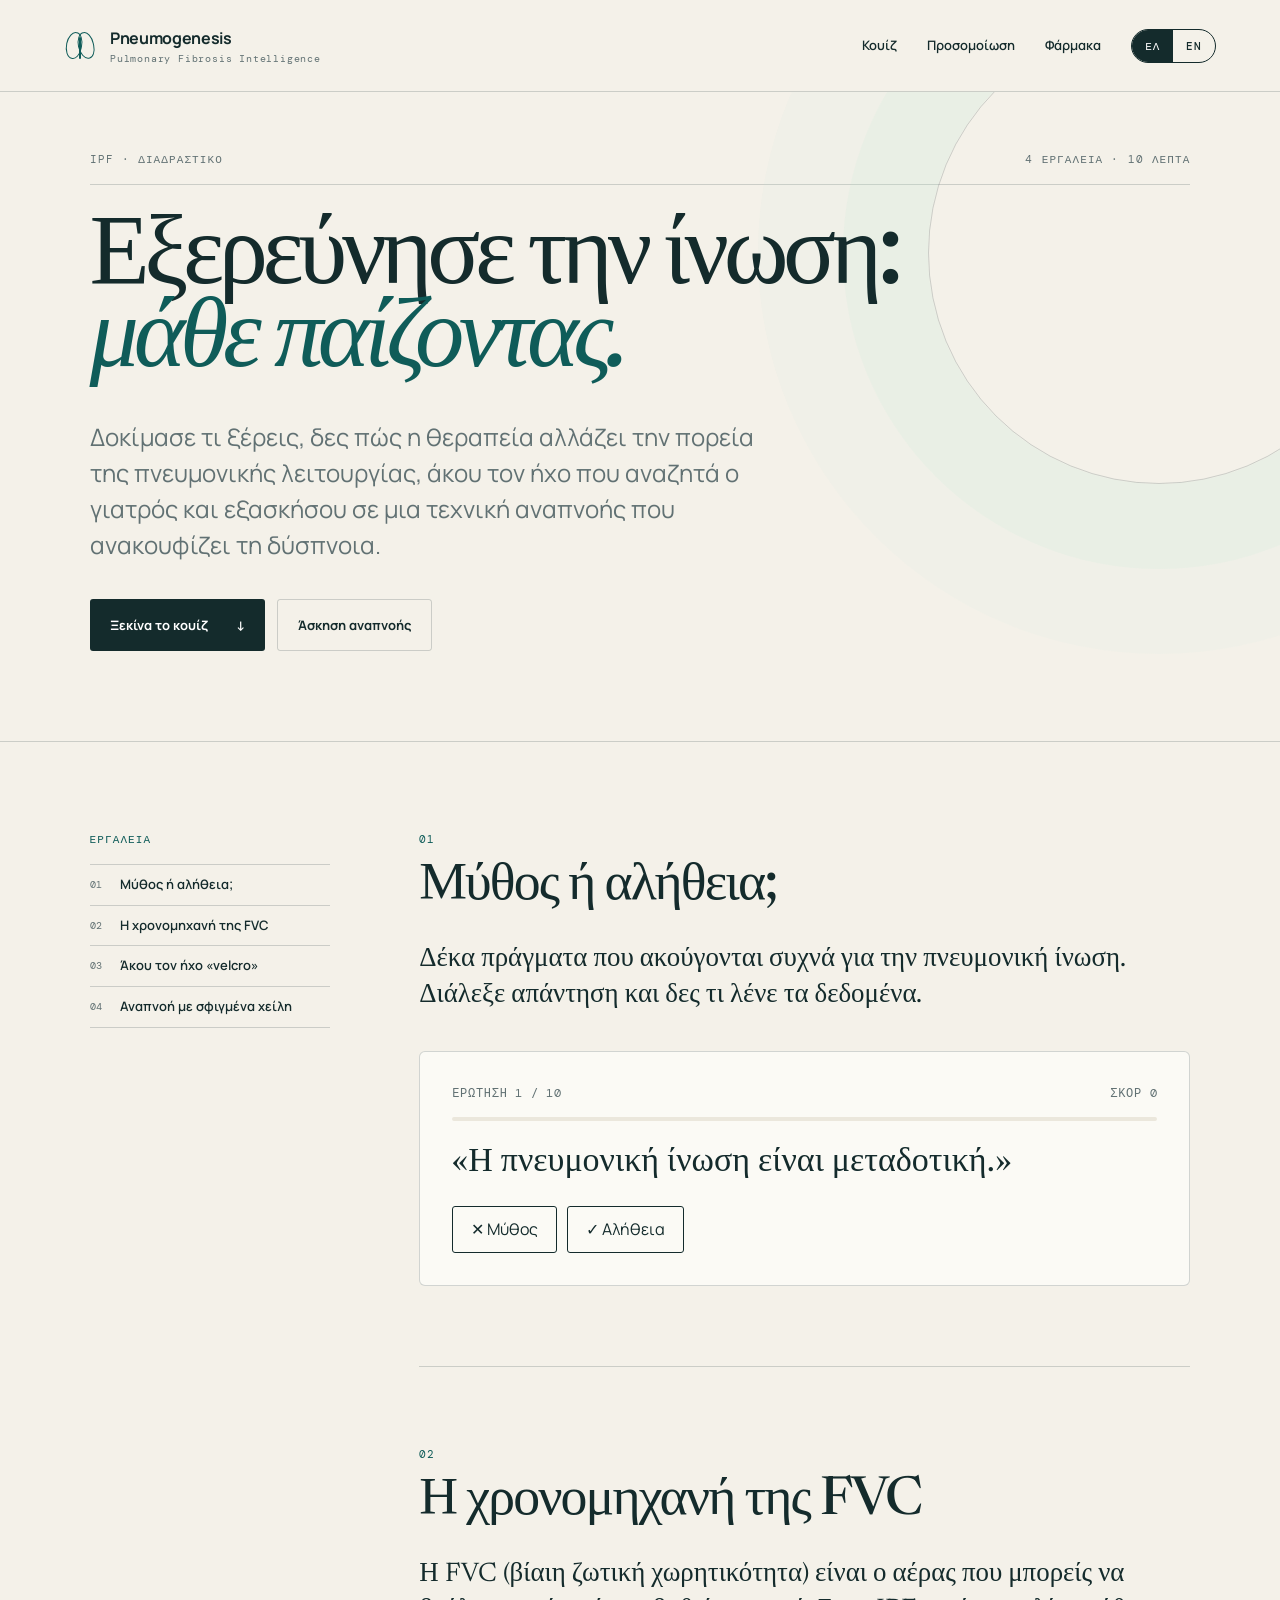
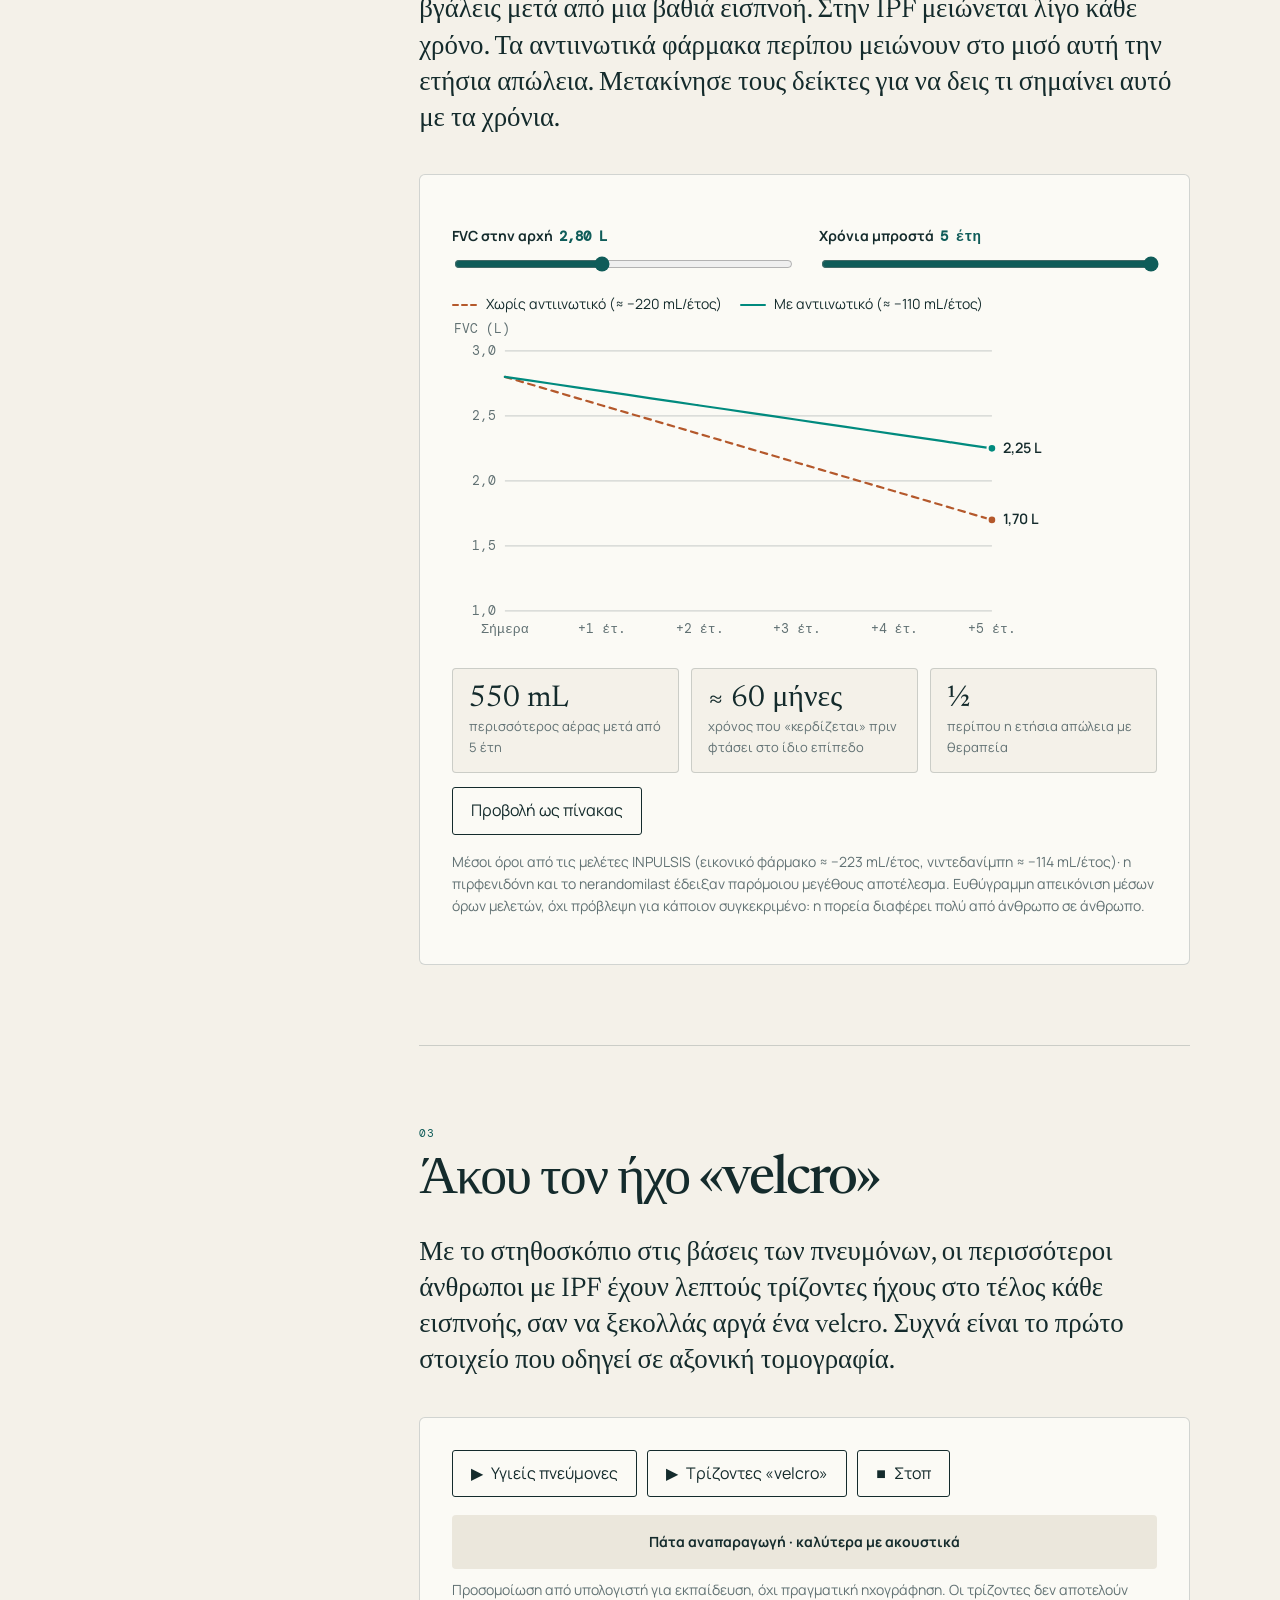
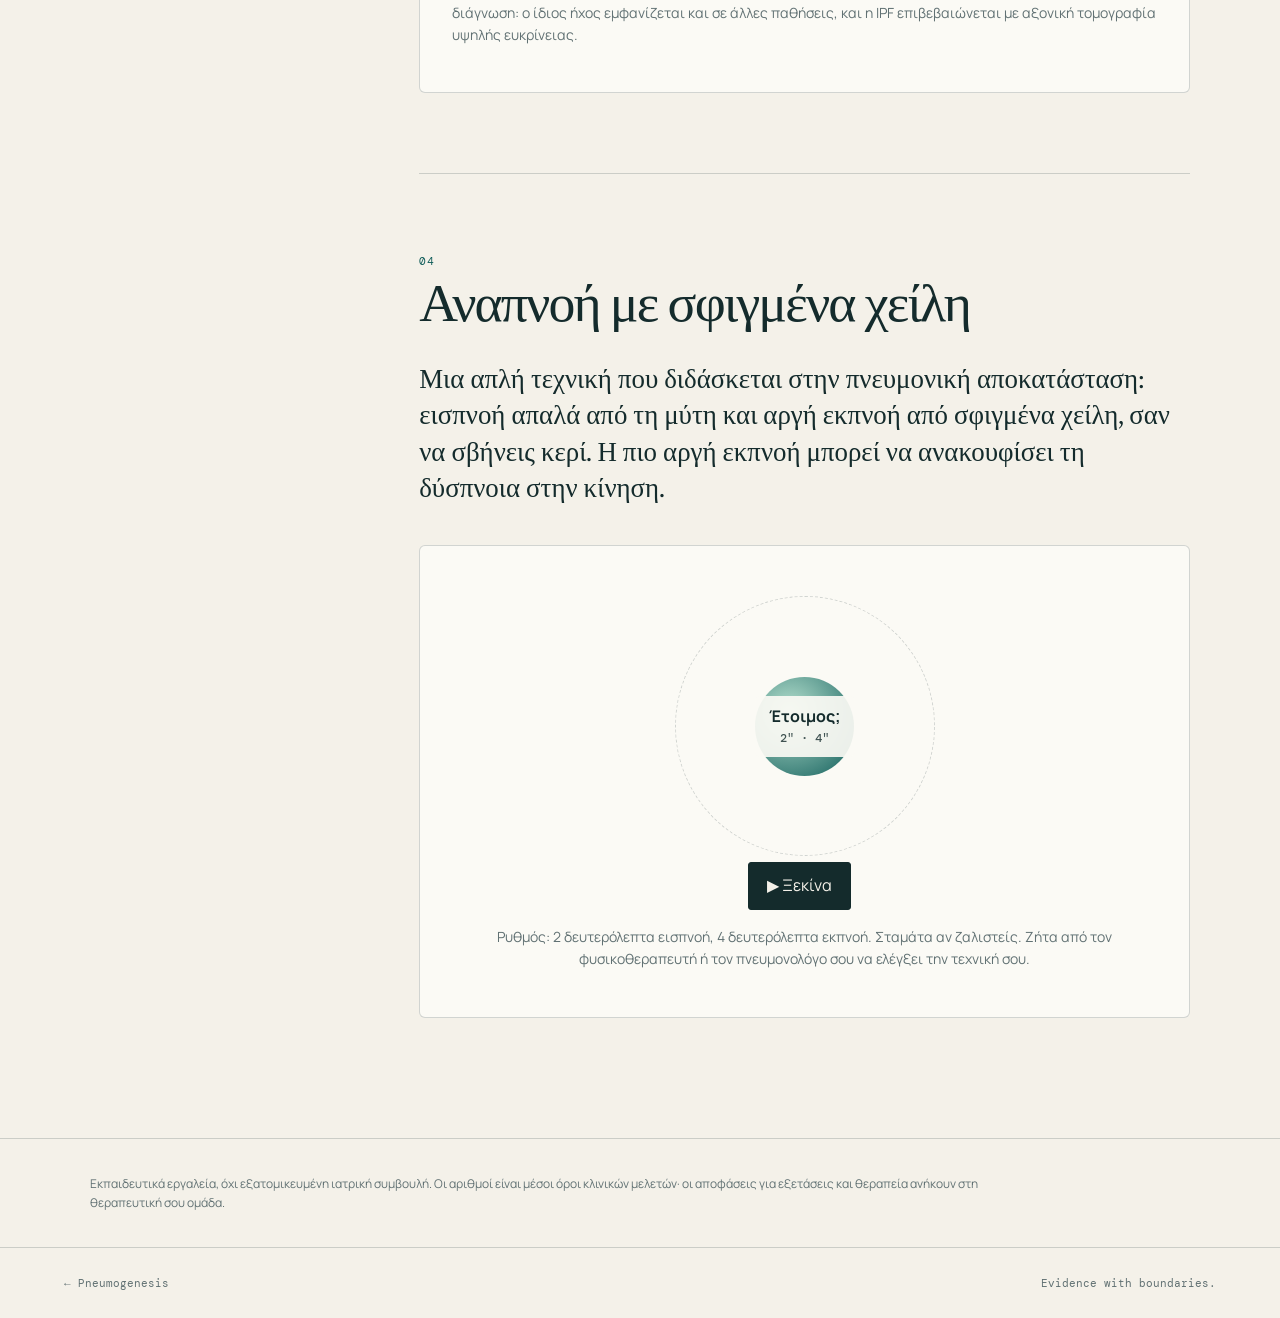
<file: explore/index.html>
<!doctype html>
<html lang="el" data-lang="el">
<head>
  <meta charset="utf-8">
  <meta name="viewport" content="width=device-width, initial-scale=1">
  <meta name="description" content="Διαδραστικά εργαλεία για την πνευμονική ίνωση: κουίζ μύθων, προσομοίωση πνευμονικής λειτουργίας, ήχος «velcro», άσκηση αναπνοής / Interactive pulmonary fibrosis explorer: myth quiz, lung-function simulator, velcro crackles, breathing pacer.">
  <title>Εξερεύνησε την ίνωση | Pneumogenesis</title>
  <script>
    (function () {
      var lang = null;
      try { lang = new URLSearchParams(location.search).get('lang'); } catch (e) {}
      if (lang !== 'en' && lang !== 'el') { try { lang = localStorage.getItem('pg-lang'); } catch (e) {} }
      if (lang !== 'en' && lang !== 'el') lang = 'el';
      document.documentElement.setAttribute('data-lang', lang);
      document.documentElement.lang = lang;
    })();
  </script>
  <link rel="preconnect" href="https://fonts.googleapis.com">
  <link rel="preconnect" href="https://fonts.gstatic.com" crossorigin>
  <link href="https://fonts.googleapis.com/css2?family=DM+Mono:wght@400;500&family=Manrope:wght@400;500;600;700&family=Newsreader:opsz,wght@6..72,400;6..72,500&display=swap" rel="stylesheet">
  <link rel="stylesheet" href="../assets/site.css">
  <style>
    :root { --s-untreated: #b4582b; --s-treated: #008a7e; --card: #fbfaf5; }
    .widget { background: var(--card); border: 1px solid var(--line); border-radius: 6px; padding: clamp(18px, 3vw, 32px); margin-top: 24px; }
    .widget button, .widget input { font: inherit; }
    .w-btn { display: inline-flex; align-items: center; gap: 8px; padding: 10px 18px; border-radius: 3px; border: 1px solid var(--ink); background: transparent; color: var(--ink); font-size: 14px; font-weight: 700; cursor: pointer; }
    .w-btn:hover { background: var(--paper-2); }
    .w-btn.primary { background: var(--ink); color: var(--paper); }
    .w-btn.primary:hover { background: var(--teal); border-color: var(--teal); }
    .w-btn[aria-pressed="true"] { background: var(--teal); border-color: var(--teal); color: #fff; }
    .w-row { display: flex; flex-wrap: wrap; gap: 10px; align-items: center; }
    .w-muted { color: var(--muted); font-size: 14px; }
    .w-mono { font-family: var(--mono); font-size: 12px; letter-spacing: .06em; text-transform: uppercase; color: var(--muted); }

    /* Quiz */
    .quiz-progress { height: 4px; background: var(--paper-2); border-radius: 2px; overflow: hidden; margin: 14px 0 22px; }
    .quiz-progress i { display: block; height: 100%; background: var(--teal); width: 0; transition: width .3s; }
    .quiz-q { font-family: var(--serif); font-size: clamp(24px, 3.4vw, 34px); line-height: 1.2; margin: 0 0 22px; }
    .quiz-answer { margin-top: 22px; padding: 18px 20px; border-radius: 4px; border-left: 4px solid var(--teal); background: rgba(183, 226, 208, .35); }
    .quiz-answer.wrong { border-left-color: var(--s-untreated); background: rgba(180, 88, 43, .09); }
    .quiz-answer b { display: block; margin-bottom: 4px; }
    .quiz-done { font-family: var(--serif); font-size: 30px; margin: 0 0 8px; }

    /* Simulator */
    .sim-controls { display: grid; grid-template-columns: repeat(auto-fit, minmax(220px, 1fr)); gap: 18px 28px; margin: 18px 0 8px; }
    .sim-controls label { display: block; font-weight: 700; font-size: 14px; margin-bottom: 6px; }
    .sim-controls output { font-family: var(--mono); color: var(--teal); margin-left: 6px; }
    .sim-controls input[type=range] { width: 100%; accent-color: var(--teal); }
    .legend { display: flex; flex-wrap: wrap; gap: 18px; margin: 14px 0 4px; font-size: 14px; color: var(--ink); }
    .legend span { display: inline-flex; align-items: center; gap: 8px; }
    .legend svg { flex: none; }
    .chart-wrap { position: relative; }
    .chart-wrap svg.chart { display: block; width: 100%; height: auto; touch-action: pan-y; }
    .chart .grid line { stroke: var(--line); stroke-width: 1; }
    .chart .axis text { fill: var(--muted); font: 12px var(--mono); }
    .chart .end-label { font: 600 13px var(--sans); fill: var(--ink); }
    .chart .threshold { stroke: var(--muted); stroke-width: 1; stroke-dasharray: 2 4; }
    .chart .threshold-label { fill: var(--muted); font: 11px var(--mono); }
    .tooltip { position: absolute; pointer-events: none; background: var(--ink); color: var(--paper); border-radius: 4px; padding: 8px 10px; font-size: 13px; line-height: 1.45; white-space: nowrap; opacity: 0; transition: opacity .12s; transform: translate(-50%, -110%); }
    .tooltip .sw { display: inline-block; width: 10px; height: 3px; border-radius: 2px; margin-right: 6px; vertical-align: middle; }
    .sim-summary { display: grid; grid-template-columns: repeat(auto-fit, minmax(180px, 1fr)); gap: 12px; margin-top: 18px; }
    .stat { border: 1px solid var(--line); border-radius: 4px; padding: 14px 16px; background: var(--paper); }
    .stat .v { font-family: var(--serif); font-size: 30px; line-height: 1.1; }
    .stat .l { font-size: 13px; color: var(--muted); }
    .sim-table { margin-top: 14px; }
    .sim-table table { width: 100%; border-collapse: collapse; font-size: 14px; }
    .sim-table th, .sim-table td { text-align: right; padding: 6px 10px; border-bottom: 1px solid var(--line); }
    .sim-table th:first-child, .sim-table td:first-child { text-align: left; }

    /* Sound */
    .breath-bar { position: relative; height: 54px; border-radius: 4px; background: var(--paper-2); overflow: hidden; margin: 18px 0 10px; }
    .breath-bar .fill { position: absolute; inset: 0 auto 0 0; width: 0; background: var(--mint); }
    .breath-bar .phase { position: absolute; inset: 0; display: flex; align-items: center; justify-content: center; font-weight: 700; font-size: 14px; }
    .breath-bar .crackle { position: absolute; top: 50%; width: 6px; height: 6px; margin: -3px 0 0 -3px; border-radius: 50%; background: var(--s-untreated); animation: pop .35s ease-out forwards; }
    @keyframes pop { from { transform: scale(1.8); opacity: 1; } to { transform: scale(.6); opacity: 0; } }

    /* Pacer */
    .pacer { display: grid; place-items: center; padding: 18px 0 6px; }
    .pacer-ring { width: min(260px, 70vw); aspect-ratio: 1; border-radius: 50%; display: grid; place-items: center; position: relative; }
    .pacer-ring::before { content: ""; position: absolute; inset: 0; border-radius: 50%; border: 1px dashed var(--line); }
    .pacer-dot { width: 38%; aspect-ratio: 1; border-radius: 50%; background: radial-gradient(circle at 35% 35%, var(--mint), var(--teal)); transition: width linear; }
    .pacer-text { position: absolute; text-align: center; font-weight: 700; color: var(--ink); background: rgba(251, 250, 245, .92); padding: 8px 14px; border-radius: 6px; }
    .pacer-text small { display: block; font-weight: 500; font-family: var(--mono); font-size: 12px; color: var(--ink); opacity: .8; }

    @media (prefers-reduced-motion: reduce) { .pacer-dot, .quiz-progress i { transition: none; } .breath-bar .crackle { animation: none; } }
  </style>
</head>
<body class="report-page review-page">
  <header class="site-header">
    <a class="brand" href="../" aria-label="Pneumogenesis — αρχική">
      <span class="brand-mark" aria-hidden="true"><i></i><i></i><i></i></span>
      <span><strong>Pneumogenesis</strong><small>Pulmonary Fibrosis Intelligence</small></span>
    </a>
    <nav aria-label="Πλοήγηση / Navigation">
      <a href="#quiz"><span class="t-en" lang="en">Quiz</span><span class="t-el" lang="el">Κουίζ</span></a>
      <a href="#simulator"><span class="t-en" lang="en">Simulator</span><span class="t-el" lang="el">Προσομοίωση</span></a>
      <a href="../medicines/"><span class="t-en" lang="en">Medicines</span><span class="t-el" lang="el">Φάρμακα</span></a>
      <div class="lang-switch" role="group" aria-label="Γλώσσα / Language">
        <button type="button" data-set-lang="el" lang="el">ΕΛ</button>
        <button type="button" data-set-lang="en" lang="en">EN</button>
      </div>
    </nav>
  </header>

  <main>
    <section class="report-hero review-hero">
      <div class="report-meta">
        <span><span class="t-en" lang="en">IPF · INTERACTIVE</span><span class="t-el" lang="el">IPF · ΔΙΑΔΡΑΣΤΙΚΟ</span></span>
        <span><span class="t-en" lang="en">4 tools · 10 minutes</span><span class="t-el" lang="el">4 εργαλεία · 10 λεπτά</span></span>
      </div>
      <h1><span class="t-en" lang="en">Explore fibrosis:<br><em>learn by playing.</em></span><span class="t-el" lang="el">Εξερεύνησε την ίνωση:<br><em>μάθε παίζοντας.</em></span></h1>
      <p class="report-deck"><span class="t-en" lang="en">Test what you know, watch how treatment changes the course of lung function, hear the sound doctors listen for, and practise a breathing technique that eases breathlessness.</span><span class="t-el" lang="el">Δοκίμασε τι ξέρεις, δες πώς η θεραπεία αλλάζει την πορεία της πνευμονικής λειτουργίας, άκου τον ήχο που αναζητά ο γιατρός και εξασκήσου σε μια τεχνική αναπνοής που ανακουφίζει τη δύσπνοια.</span></p>
      <div class="hero-actions">
        <a class="button button-primary" href="#quiz"><span class="t-en" lang="en">Start the quiz</span><span class="t-el" lang="el">Ξεκίνα το κουίζ</span> <span>↓</span></a>
        <a class="button button-ghost" href="#breathing"><span class="t-en" lang="en">Breathing exercise</span><span class="t-el" lang="el">Άσκηση αναπνοής</span></a>
      </div>
    </section>

    <div class="review-layout">
      <aside class="review-toc" aria-label="Περιεχόμενα / Contents">
        <p class="section-label"><span class="t-en" lang="en">TOOLS</span><span class="t-el" lang="el">ΕΡΓΑΛΕΙΑ</span></p>
        <ol>
          <li><a href="#quiz"><span class="t-en" lang="en">Myth or fact?</span><span class="t-el" lang="el">Μύθος ή αλήθεια;</span></a></li>
          <li><a href="#simulator"><span class="t-en" lang="en">Lung-function time machine</span><span class="t-el" lang="el">Η χρονομηχανή της FVC</span></a></li>
          <li><a href="#crackles"><span class="t-en" lang="en">Hear the "velcro" sound</span><span class="t-el" lang="el">Άκου τον ήχο «velcro»</span></a></li>
          <li><a href="#breathing"><span class="t-en" lang="en">Pursed-lip breathing</span><span class="t-el" lang="el">Αναπνοή με σφιγμένα χείλη</span></a></li>
        </ol>
      </aside>
      <article class="review-body">

      <!-- 1. QUIZ -->
      <section class="review-section" id="quiz">
        <p class="section-label">01</p>
        <h2><span class="t-en" lang="en">Myth or fact?</span><span class="t-el" lang="el">Μύθος ή αλήθεια;</span></h2>
        <p class="section-lead"><span class="t-en" lang="en">Ten things people often hear about pulmonary fibrosis. Pick an answer and see the evidence behind it.</span><span class="t-el" lang="el">Δέκα πράγματα που ακούγονται συχνά για την πνευμονική ίνωση. Διάλεξε απάντηση και δες τι λένε τα δεδομένα.</span></p>
        <div class="widget" id="quiz-widget" aria-live="polite">
          <div class="w-row" style="justify-content:space-between"><span class="w-mono" id="quiz-count"></span><span class="w-mono" id="quiz-score"></span></div>
          <div class="quiz-progress"><i id="quiz-bar"></i></div>
          <div id="quiz-body"></div>
        </div>
      </section>

      <!-- 2. SIMULATOR -->
      <section class="review-section" id="simulator">
        <p class="section-label">02</p>
        <h2><span class="t-en" lang="en">Lung-function time machine</span><span class="t-el" lang="el">Η χρονομηχανή της FVC</span></h2>
        <p class="section-lead"><span class="t-en" lang="en">FVC (forced vital capacity) is how much air you can blow out after a deep breath. In IPF it falls a little every year. Antifibrotic medicines roughly halve that yearly loss. Move the sliders to see what that means over time.</span><span class="t-el" lang="el">Η FVC (βίαιη ζωτική χωρητικότητα) είναι ο αέρας που μπορείς να βγάλεις μετά από μια βαθιά εισπνοή. Στην IPF μειώνεται λίγο κάθε χρόνο. Τα αντιινωτικά φάρμακα περίπου μειώνουν στο μισό αυτή την ετήσια απώλεια. Μετακίνησε τους δείκτες για να δεις τι σημαίνει αυτό με τα χρόνια.</span></p>
        <div class="widget">
          <div class="sim-controls">
            <div>
              <label for="sim-start"><span class="t-en" lang="en">Starting FVC</span><span class="t-el" lang="el">FVC στην αρχή</span><output id="sim-start-out"></output></label>
              <input type="range" id="sim-start" min="1.5" max="4.5" step="0.1" value="2.8">
            </div>
            <div>
              <label for="sim-years"><span class="t-en" lang="en">Years ahead</span><span class="t-el" lang="el">Χρόνια μπροστά</span><output id="sim-years-out"></output></label>
              <input type="range" id="sim-years" min="1" max="5" step="1" value="5">
            </div>
          </div>
          <div class="legend" aria-hidden="true">
            <span><svg width="26" height="8"><line x1="1" y1="4" x2="25" y2="4" stroke="var(--s-untreated)" stroke-width="2" stroke-dasharray="5 4" stroke-linecap="round"/></svg><span class="t-en" lang="en">Without antifibrotic (≈ −220 mL/year)</span><span class="t-el" lang="el">Χωρίς αντιινωτικό (≈ −220 mL/έτος)</span></span>
            <span><svg width="26" height="8"><line x1="1" y1="4" x2="25" y2="4" stroke="var(--s-treated)" stroke-width="2" stroke-linecap="round"/></svg><span class="t-en" lang="en">With antifibrotic (≈ −110 mL/year)</span><span class="t-el" lang="el">Με αντιινωτικό (≈ −110 mL/έτος)</span></span>
          </div>
          <div class="chart-wrap" id="sim-chart-wrap">
            <svg class="chart" id="sim-chart" viewBox="0 0 640 300" role="img" aria-labelledby="sim-chart-title"><title id="sim-chart-title">FVC</title></svg>
            <div class="tooltip" id="sim-tip" role="status"></div>
          </div>
          <div class="sim-summary" id="sim-summary"></div>
          <div class="w-row" style="margin-top:14px"><button type="button" class="w-btn" id="sim-table-btn" aria-expanded="false"><span class="t-en" lang="en">Show as table</span><span class="t-el" lang="el">Προβολή ως πίνακας</span></button></div>
          <div class="sim-table" id="sim-table" hidden></div>
          <p class="w-muted" style="margin-top:16px"><span class="t-en" lang="en">Averages from the INPULSIS trials (placebo ≈ −223 mL/year, nintedanib ≈ −114 mL/year); pirfenidone and nerandomilast showed similar-sized effects. A straight-line illustration of trial averages, not a prediction for any individual: real courses vary widely.</span><span class="t-el" lang="el">Μέσοι όροι από τις μελέτες INPULSIS (εικονικό φάρμακο ≈ −223 mL/έτος, νιντεδανίμπη ≈ −114 mL/έτος)· η πιρφενιδόνη και το nerandomilast έδειξαν παρόμοιου μεγέθους αποτέλεσμα. Ευθύγραμμη απεικόνιση μέσων όρων μελετών, όχι πρόβλεψη για κάποιον συγκεκριμένο: η πορεία διαφέρει πολύ από άνθρωπο σε άνθρωπο.</span></p>
        </div>
      </section>

      <!-- 3. CRACKLES -->
      <section class="review-section" id="crackles">
        <p class="section-label">03</p>
        <h2><span class="t-en" lang="en">Hear the "velcro" sound</span><span class="t-el" lang="el">Άκου τον ήχο «velcro»</span></h2>
        <p class="section-lead"><span class="t-en" lang="en">With a stethoscope at the base of the lungs, most people with IPF have fine crackles at the end of each breath in, like slowly pulling apart velcro. It is often the first clue that leads to a scan.</span><span class="t-el" lang="el">Με το στηθοσκόπιο στις βάσεις των πνευμόνων, οι περισσότεροι άνθρωποι με IPF έχουν λεπτούς τρίζοντες ήχους στο τέλος κάθε εισπνοής, σαν να ξεκολλάς αργά ένα velcro. Συχνά είναι το πρώτο στοιχείο που οδηγεί σε αξονική τομογραφία.</span></p>
        <div class="widget">
          <div class="w-row" role="group" aria-label="Sound">
            <button type="button" class="w-btn" data-sound="normal" aria-pressed="false">▶ <span class="t-en" lang="en">Healthy lungs</span><span class="t-el" lang="el">Υγιείς πνεύμονες</span></button>
            <button type="button" class="w-btn" data-sound="velcro" aria-pressed="false">▶ <span class="t-en" lang="en">Velcro crackles</span><span class="t-el" lang="el">Τρίζοντες «velcro»</span></button>
            <button type="button" class="w-btn" id="sound-stop">■ <span class="t-en" lang="en">Stop</span><span class="t-el" lang="el">Στοπ</span></button>
          </div>
          <div class="breath-bar" id="breath-bar"><div class="fill" id="breath-fill"></div><div class="phase" id="breath-phase"><span class="t-en" lang="en">Press play · headphones recommended</span><span class="t-el" lang="el">Πάτα αναπαραγωγή · καλύτερα με ακουστικά</span></div></div>
          <p class="w-muted"><span class="t-en" lang="en">Computer-generated simulation for learning, not a real recording. Hearing crackles is not a diagnosis: the same sound appears in other conditions, and IPF is confirmed with a high-resolution CT scan.</span><span class="t-el" lang="el">Προσομοίωση από υπολογιστή για εκπαίδευση, όχι πραγματική ηχογράφηση. Οι τρίζοντες δεν αποτελούν διάγνωση: ο ίδιος ήχος εμφανίζεται και σε άλλες παθήσεις, και η IPF επιβεβαιώνεται με αξονική τομογραφία υψηλής ευκρίνειας.</span></p>
        </div>
      </section>

      <!-- 4. BREATHING -->
      <section class="review-section" id="breathing">
        <p class="section-label">04</p>
        <h2><span class="t-en" lang="en">Pursed-lip breathing</span><span class="t-el" lang="el">Αναπνοή με σφιγμένα χείλη</span></h2>
        <p class="section-lead"><span class="t-en" lang="en">A simple technique taught in pulmonary rehabilitation: breathe in gently through your nose, then out slowly through pursed lips, as if blowing out a candle. Slowing the out-breath can ease breathlessness during activity.</span><span class="t-el" lang="el">Μια απλή τεχνική που διδάσκεται στην πνευμονική αποκατάσταση: εισπνοή απαλά από τη μύτη και αργή εκπνοή από σφιγμένα χείλη, σαν να σβήνεις κερί. Η πιο αργή εκπνοή μπορεί να ανακουφίσει τη δύσπνοια στην κίνηση.</span></p>
        <div class="widget">
          <div class="pacer"><div class="pacer-ring"><div class="pacer-dot" id="pacer-dot"></div><div class="pacer-text" id="pacer-text"></div></div></div>
          <div class="w-row" style="justify-content:center">
            <button type="button" class="w-btn primary" id="pacer-btn"></button>
            <span class="w-mono" id="pacer-count"></span>
          </div>
          <p class="w-muted" style="margin-top:16px;text-align:center"><span class="t-en" lang="en">Rhythm: 2 seconds in, 4 seconds out. Stop if you feel dizzy. Ask your physiotherapist or pulmonologist to check your technique.</span><span class="t-el" lang="el">Ρυθμός: 2 δευτερόλεπτα εισπνοή, 4 δευτερόλεπτα εκπνοή. Σταμάτα αν ζαλιστείς. Ζήτα από τον φυσικοθεραπευτή ή τον πνευμονολόγο σου να ελέγξει την τεχνική σου.</span></p>
        </div>
      </section>
      </article>
    </div>

    <section class="clinical-note"><p><span class="t-en" lang="en">Educational tools, not individual medical advice. Numbers are averages from clinical trials; decisions about tests and treatment belong to your care team.</span><span class="t-el" lang="el">Εκπαιδευτικά εργαλεία, όχι εξατομικευμένη ιατρική συμβουλή. Οι αριθμοί είναι μέσοι όροι κλινικών μελετών· οι αποφάσεις για εξετάσεις και θεραπεία ανήκουν στη θεραπευτική σου ομάδα.</span></p></section>
  </main>

  <footer><a href="../">← Pneumogenesis</a><span>Evidence with boundaries.</span></footer>

  <script>
  (function () {
    var LANG = document.documentElement.getAttribute('data-lang');
    function L(o) { return o[LANG] || o.el; }
    var rerender = [];

    /* ---------- 1. Quiz ---------- */
    var Q = [
      { fact: false, q: { el: 'Η πνευμονική ίνωση είναι μεταδοτική.', en: 'Pulmonary fibrosis is contagious.' },
        a: { el: 'Η ίνωση είναι ουλοποίηση του πνευμονικού ιστού, όχι λοίμωξη. Δεν κολλάει από άνθρωπο σε άνθρωπο.', en: 'Fibrosis is scarring of lung tissue, not an infection. It cannot pass from person to person.' } },
      { fact: false, q: { el: 'Τα αντιινωτικά φάρμακα εξαφανίζουν την ίνωση.', en: 'Antifibrotic medicines make the scarring go away.' },
        a: { el: 'Δεν αναστρέφουν την ουλή που υπάρχει. Επιβραδύνουν την εξέλιξη, περίπου στο μισό την ετήσια απώλεια της FVC. Γι’ αυτό μετρά να ξεκινούν νωρίς.', en: 'They do not reverse existing scars. They slow progression, roughly halving the yearly loss of FVC. That is why starting early matters.' } },
      { fact: false, q: { el: 'Η άσκηση είναι επικίνδυνη όταν έχεις IPF.', en: 'Exercise is dangerous when you have IPF.' },
        a: { el: 'Η επιβλεπόμενη πνευμονική αποκατάσταση βελτιώνει την απόσταση βάδισης (περίπου +37 μέτρα) και την ποιότητα ζωής, χωρίς ένδειξη βλάβης (Cochrane 2021).', en: 'Supervised pulmonary rehabilitation improves walking distance (about +37 metres) and quality of life, with no signal of harm (Cochrane 2021).' } },
      { fact: false, q: { el: 'Το οξυγόνο «εθίζει» τους πνεύμονες.', en: 'Oxygen makes your lungs "addicted".' },
        a: { el: 'Το οξυγόνο δεν προκαλεί εθισμό. Χορηγείται όταν πέφτει ο κορεσμός και βοηθά στη δύσπνοια και στην καθημερινή δραστηριότητα.', en: 'Oxygen is not addictive. It is prescribed when saturation drops and helps breathlessness and daily activity.' } },
      { fact: true, q: { el: 'Τα γενόσημα δρουν όπως το πρωτότυπο φάρμακο.', en: 'Generic medicines work like the original.' },
        a: { el: 'Περιέχουν την ίδια δραστική ουσία στην ίδια δόση και πρέπει να αποδείξουν βιοϊσοδυναμία πριν εγκριθούν.', en: 'They contain the same active substance at the same dose and must prove bioequivalence before approval.' } },
      { fact: false, q: { el: 'Η κορτιζόνη είναι η βασική θεραπεία της IPF.', en: 'Steroids are the standard treatment for IPF.' },
        a: { el: 'Η μελέτη PANTHER-IPF (2012) έδειξε περισσότερους θανάτους και νοσηλείες με κορτιζόνη, αζαθειοπρίνη και N-ακετυλοκυστεΐνη. Οι οδηγίες συνιστούν να μη χρησιμοποιείται ως μακροχρόνια θεραπεία της IPF.', en: 'The PANTHER-IPF trial (2012) found more deaths and hospitalisations with prednisone, azathioprine and N-acetylcysteine. Guidelines advise against it as long-term IPF treatment.' } },
      { fact: true, q: { el: 'Ο ήχος «velcro» στο στηθοσκόπιο είναι συχνό εύρημα στην IPF.', en: 'A "velcro" sound through the stethoscope is common in IPF.' },
        a: { el: 'Οι λεπτοί τρίζοντες στις βάσεις ακούγονται στους περισσότερους ασθενείς και συχνά είναι το πρώτο στοιχείο. Άκουσέ τους παρακάτω, στο εργαλείο 03.', en: 'Fine crackles at the lung bases are heard in most patients and are often the first clue. Hear them below in tool 03.' } },
      { fact: true, q: { el: 'Η μεταμόσχευση πνεύμονα είναι επιλογή για κάποιους ασθενείς.', en: 'Lung transplantation is an option for some patients.' },
        a: { el: 'Είναι η μόνη θεραπεία που αλλάζει την επιβίωση. Οι διεθνείς οδηγίες (ISHLT 2021) προτείνουν παραπομπή για αξιολόγηση ήδη από τη διάγνωση.', en: 'It is the only treatment that changes survival. International guidance (ISHLT 2021) suggests referral for assessment as early as diagnosis.' } },
      { fact: false, q: { el: 'Το κάπνισμα είναι η μόνη αιτία της IPF.', en: 'Smoking is the only cause of IPF.' },
        a: { el: 'Το κάπνισμα αυξάνει τον κίνδυνο, αλλά η αιτία είναι άγνωστη, γι’ αυτό λέγεται «ιδιοπαθής». Ρόλο παίζουν η ηλικία, γονίδια και περιβαλλοντικές εκθέσεις, και πολλοί ασθενείς δεν κάπνισαν ποτέ.', en: 'Smoking raises the risk, but the cause is unknown, hence "idiopathic". Age, genes and environmental exposures play a part, and many patients never smoked.' } },
      { fact: true, q: { el: 'Ο εμβολιασμός (π.χ. γρίπη, πνευμονιόκοκκος) συνιστάται στην IPF.', en: 'Vaccination (e.g. flu, pneumococcus) is recommended in IPF.' },
        a: { el: 'Οι αναπνευστικές λοιμώξεις μπορεί να πυροδοτήσουν επιδείνωση. Συζήτησε με τον γιατρό σου ποια εμβόλια χρειάζεσαι.', en: 'Respiratory infections can trigger a flare-up. Ask your doctor which vaccines you need.' } }
    ];
    var qi = 0, score = 0, answered = null;
    var qBody = document.getElementById('quiz-body');
    function renderQuiz() {
      document.getElementById('quiz-bar').style.width = (qi / Q.length * 100) + '%';
      document.getElementById('quiz-score').textContent = L({ el: 'Σκορ ', en: 'Score ' }) + score;
      if (qi >= Q.length) {
        document.getElementById('quiz-count').textContent = L({ el: 'Τέλος', en: 'Done' });
        var msg = score >= 9 ? L({ el: 'Εξαιρετικά! Ξέρεις την ίνωση πολύ καλά.', en: 'Excellent! You know fibrosis very well.' })
          : score >= 6 ? L({ el: 'Πολύ καλά! Λίγοι μύθοι ακόμη για ξεσκόνισμα.', en: 'Well done! Just a few myths left to bust.' })
          : L({ el: 'Καλή αρχή! Οι μύθοι είναι πολύ διαδεδομένοι.', en: 'Good start! These myths are very common.' });
        qBody.innerHTML = '<p class="quiz-done">' + score + ' / ' + Q.length + '</p><p>' + msg + '</p>' +
          '<button type="button" class="w-btn primary" id="quiz-restart">↺ ' + L({ el: 'Ξανά από την αρχή', en: 'Play again' }) + '</button>';
        document.getElementById('quiz-restart').onclick = function () { qi = 0; score = 0; answered = null; renderQuiz(); };
        return;
      }
      var item = Q[qi];
      document.getElementById('quiz-count').textContent = L({ el: 'Ερώτηση ', en: 'Question ' }) + (qi + 1) + ' / ' + Q.length;
      var h = '<p class="quiz-q">«' + L(item.q) + '»</p>';
      if (answered === null) {
        h += '<div class="w-row"><button type="button" class="w-btn" data-ans="false">✕ ' + L({ el: 'Μύθος', en: 'Myth' }) + '</button>' +
             '<button type="button" class="w-btn" data-ans="true">✓ ' + L({ el: 'Αλήθεια', en: 'Fact' }) + '</button></div>';
      } else {
        var ok = answered === item.fact;
        h += '<div class="quiz-answer' + (ok ? '' : ' wrong') + '"><b>' + (ok ? '✓ ' + L({ el: 'Σωστά', en: 'Correct' }) : '✕ ' + L({ el: 'Όχι ακριβώς', en: 'Not quite' })) +
             ' · ' + (item.fact ? L({ el: 'Αλήθεια', en: 'Fact' }) : L({ el: 'Μύθος', en: 'Myth' })) + '</b>' + L(item.a) + '</div>' +
             '<div class="w-row" style="margin-top:18px"><button type="button" class="w-btn primary" id="quiz-next">' +
             (qi === Q.length - 1 ? L({ el: 'Δες το σκορ', en: 'See score' }) : L({ el: 'Επόμενη', en: 'Next' })) + ' →</button></div>';
      }
      qBody.innerHTML = h;
      qBody.querySelectorAll('[data-ans]').forEach(function (b) {
        b.onclick = function () { answered = b.getAttribute('data-ans') === 'true'; if (answered === item.fact) score++; renderQuiz(); };
      });
      var nx = document.getElementById('quiz-next');
      if (nx) nx.onclick = function () { qi++; answered = null; renderQuiz(); };
    }
    renderQuiz(); rerender.push(renderQuiz);

    /* ---------- 2. Simulator ---------- */
    var RATE = { untreated: 0.22, treated: 0.11 }; // L per year
    var COLOR = { untreated: '#b4582b', treated: '#008a7e' };
    var NAME = { untreated: { el: 'Χωρίς αντιινωτικό', en: 'Without antifibrotic' }, treated: { el: 'Με αντιινωτικό', en: 'With antifibrotic' } };
    var svg = document.getElementById('sim-chart'), tip = document.getElementById('sim-tip'), wrap = document.getElementById('sim-chart-wrap');
    var W = 640, H = 300, M = { t: 28, r: 150, b: 36, l: 48 };
    function size() {
      W = Math.round(Math.max(300, Math.min(640, wrap.clientWidth || 640)));
      H = Math.round(Math.max(240, Math.min(300, W * 0.55)));
      M.r = W < 480 ? 64 : 150;
      M.l = W < 480 ? 40 : 48;
      svg.setAttribute('viewBox', '0 0 ' + W + ' ' + H);
    }
    var startEl = document.getElementById('sim-start'), yearsEl = document.getElementById('sim-years');
    var NS = 'http://www.w3.org/2000/svg';
    function el(name, attrs, parent) { var n = document.createElementNS(NS, name); for (var k in attrs) n.setAttribute(k, attrs[k]); if (parent) parent.appendChild(n); return n; }
    function fmtL(v) { return (LANG === 'el' ? v.toFixed(2).replace('.', ',') : v.toFixed(2)) + ' L'; }
    function series(start, years) {
      var out = { untreated: [], treated: [] };
      for (var m = 0; m <= years * 12; m += 3) {
        var y = m / 12;
        out.untreated.push({ y: y, v: Math.max(0, start - RATE.untreated * y) });
        out.treated.push({ y: y, v: Math.max(0, start - RATE.treated * y) });
      }
      return out;
    }
    var state = {};
    function renderSim() {
      size();
      var start = +startEl.value, years = +yearsEl.value;
      document.getElementById('sim-start-out').textContent = fmtL(start);
      document.getElementById('sim-years-out').textContent = years + ' ' + L(years === 1 ? { el: 'έτος', en: 'year' } : { el: 'έτη', en: 'years' });
      var data = series(start, years);
      var yMax = Math.ceil(start * 2) / 2, yMin = Math.max(0, Math.floor((start - RATE.untreated * years - 0.25) * 2) / 2);
      var x = function (v) { return M.l + v / years * (W - M.l - M.r); };
      var y = function (v) { return M.t + (yMax - v) / (yMax - yMin) * (H - M.t - M.b); };
      state = { data: data, x: x, y: y, years: years, start: start };
      while (svg.lastChild && svg.lastChild.nodeName !== 'title') svg.removeChild(svg.lastChild);
      var g = el('g', { 'class': 'grid' }, svg), ax = el('g', { 'class': 'axis' }, svg);
      for (var t = yMin; t <= yMax + 1e-9; t += 0.5) {
        el('line', { x1: M.l, x2: W - M.r, y1: y(t), y2: y(t) }, g);
        el('text', { x: M.l - 8, y: y(t) + 4, 'text-anchor': 'end' }, ax).textContent = (LANG === 'el' ? t.toFixed(1).replace('.', ',') : t.toFixed(1));
      }
      for (var yr = 0; yr <= years; yr++) {
        if (W < 480 && years > 3 && yr !== years && (yr % 2 || yr === years - 1)) continue;
        el('text', { x: x(yr), y: H - M.b + 20, 'text-anchor': 'middle' }, ax).textContent = yr === 0 ? L({ el: 'Σήμερα', en: 'Now' }) : '+' + yr + L({ el: ' έτ.', en: ' yr' });
      }
      el('text', { x: 2, y: 12, 'text-anchor': 'start' }, ax).textContent = 'FVC (L)';
      ['untreated', 'treated'].forEach(function (k) {
        var d = data[k].map(function (p, i) { return (i ? 'L' : 'M') + x(p.y).toFixed(1) + ' ' + y(p.v).toFixed(1); }).join(' ');
        var attrs = { d: d, fill: 'none', stroke: COLOR[k], 'stroke-width': 2, 'stroke-linecap': 'round', 'stroke-linejoin': 'round' };
        if (k === 'untreated') attrs['stroke-dasharray'] = '6 5';
        el('path', attrs, svg);
        var last = data[k][data[k].length - 1];
        el('circle', { cx: x(last.y), cy: y(last.v), r: 4, fill: COLOR[k], stroke: '#fbfaf5', 'stroke-width': 2 }, svg);
        el('text', { 'class': 'end-label', x: x(last.y) + 10, y: y(last.v) + 4 }, svg).textContent = fmtL(last.v);
      });
      var cross = el('line', { x1: 0, x2: 0, y1: M.t, y2: H - M.b, stroke: 'var(--muted)', 'stroke-width': 1, opacity: 0 }, svg);
      var dots = { untreated: el('circle', { r: 5, fill: COLOR.untreated, stroke: '#fbfaf5', 'stroke-width': 2, opacity: 0 }, svg),
                   treated: el('circle', { r: 5, fill: COLOR.treated, stroke: '#fbfaf5', 'stroke-width': 2, opacity: 0 }, svg) };
      var hit = el('rect', { x: M.l, y: M.t, width: W - M.l - M.r, height: H - M.t - M.b, fill: 'transparent' }, svg);
      function move(ev) {
        var r = svg.getBoundingClientRect(), px = (ev.touches ? ev.touches[0].clientX : ev.clientX) - r.left;
        var vx = px / r.width * W, yrs = Math.min(years, Math.max(0, (vx - M.l) / (W - M.l - M.r) * years));
        var i = Math.round(yrs * 4), pu = data.untreated[i], pt = data.treated[i];
        cross.setAttribute('x1', x(pu.y)); cross.setAttribute('x2', x(pu.y)); cross.setAttribute('opacity', 1);
        dots.untreated.setAttribute('cx', x(pu.y)); dots.untreated.setAttribute('cy', y(pu.v)); dots.untreated.setAttribute('opacity', 1);
        dots.treated.setAttribute('cx', x(pt.y)); dots.treated.setAttribute('cy', y(pt.v)); dots.treated.setAttribute('opacity', 1);
        var when = pu.y === 0 ? L({ el: 'Σήμερα', en: 'Now' }) : '+' + (LANG === 'el' ? pu.y.toFixed(2).replace(/\.?0+$/, '').replace('.', ',') : pu.y.toFixed(2).replace(/\.?0+$/, '')) + ' ' + L({ el: 'έτη', en: 'years' });
        tip.innerHTML = '<b>' + when + '</b><br><span class="sw" style="background:' + COLOR.treated + '"></span>' + L(NAME.treated) + ': ' + fmtL(pt.v) +
          '<br><span class="sw" style="background:' + COLOR.untreated + '"></span>' + L(NAME.untreated) + ': ' + fmtL(pu.v);
        tip.style.left = (x(pu.y) / W * r.width) + 'px'; tip.style.top = (y(pt.v) / H * r.height) + 'px'; tip.style.opacity = 1;
      }
      function leave() { cross.setAttribute('opacity', 0); dots.untreated.setAttribute('opacity', 0); dots.treated.setAttribute('opacity', 0); tip.style.opacity = 0; }
      hit.addEventListener('mousemove', move); hit.addEventListener('touchmove', move, { passive: true }); hit.addEventListener('touchstart', move, { passive: true });
      hit.addEventListener('mouseleave', leave); hit.addEventListener('touchend', leave);
      document.getElementById('sim-chart-title').textContent = L({ el: 'Προβλεπόμενη FVC σε ', en: 'Projected FVC over ' }) + years + L({ el: ' έτη, με και χωρίς αντιινωτικό', en: ' years, with and without antifibrotic' });

      var endU = data.untreated[data.untreated.length - 1].v, endT = data.treated[data.treated.length - 1].v, saved = (endT - endU) * 1000;
      var monthsGained = Math.round((RATE.untreated * years - RATE.treated * years) / RATE.treated * 12);
      document.getElementById('sim-summary').innerHTML =
        '<div class="stat"><div class="v">' + Math.round(saved) + ' mL</div><div class="l">' + L({ el: 'περισσότερος αέρας μετά από ', en: 'more air kept after ' }) + years + ' ' + L(years === 1 ? { el: 'έτος', en: 'year' } : { el: 'έτη', en: 'years' }) + '</div></div>' +
        '<div class="stat"><div class="v">≈ ' + monthsGained + ' ' + L({ el: 'μήνες', en: 'months' }) + '</div><div class="l">' + L({ el: 'χρόνος που «κερδίζεται» πριν φτάσει στο ίδιο επίπεδο', en: 'time "gained" before reaching the same level' }) + '</div></div>' +
        '<div class="stat"><div class="v">½</div><div class="l">' + L({ el: 'περίπου η ετήσια απώλεια με θεραπεία', en: 'roughly the yearly loss on treatment' }) + '</div></div>';

      var rows = '';
      for (var yr2 = 0; yr2 <= years; yr2++) rows += '<tr><td>' + (yr2 === 0 ? L({ el: 'Σήμερα', en: 'Now' }) : '+' + yr2) + '</td><td>' + fmtL(Math.max(0, start - RATE.treated * yr2)) + '</td><td>' + fmtL(Math.max(0, start - RATE.untreated * yr2)) + '</td></tr>';
      document.getElementById('sim-table').innerHTML = '<table><thead><tr><th>' + L({ el: 'Έτος', en: 'Year' }) + '</th><th>' + L(NAME.treated) + '</th><th>' + L(NAME.untreated) + '</th></tr></thead><tbody>' + rows + '</tbody></table>';
    }
    var rz; window.addEventListener('resize', function () { clearTimeout(rz); rz = setTimeout(renderSim, 120); });
    startEl.addEventListener('input', renderSim); yearsEl.addEventListener('input', renderSim);
    document.getElementById('sim-table-btn').addEventListener('click', function () {
      var t = document.getElementById('sim-table'), open = t.hidden; t.hidden = !open; this.setAttribute('aria-expanded', String(open));
    });
    renderSim(); rerender.push(renderSim);

    /* ---------- 3. Crackles (Web Audio synthesis) ---------- */
    var ctx = null, loop = null, mode = null, raf = null, t0 = 0;
    var INS = 1.6, EXS = 2.4, CYCLE = INS + EXS;
    var fill = document.getElementById('breath-fill'), phase = document.getElementById('breath-phase'), bar = document.getElementById('breath-bar');
    var soundBtns = document.querySelectorAll('[data-sound]');
    function noiseBuffer() {
      var len = ctx.sampleRate * CYCLE, b = ctx.createBuffer(1, len, ctx.sampleRate), d = b.getChannelData(0);
      for (var i = 0; i < len; i++) d[i] = Math.random() * 2 - 1;
      return b;
    }
    function scheduleBreath(at) {
      var src = ctx.createBufferSource(); src.buffer = noiseBuffer();
      var f = ctx.createBiquadFilter(); f.type = 'bandpass'; f.frequency.value = 500; f.Q.value = 0.6;
      var gn = ctx.createGain(); gn.gain.setValueAtTime(0.0001, at);
      gn.gain.linearRampToValueAtTime(0.32, at + INS * 0.6); gn.gain.linearRampToValueAtTime(0.06, at + INS);
      gn.gain.linearRampToValueAtTime(0.16, at + INS + 0.4); gn.gain.linearRampToValueAtTime(0.0001, at + CYCLE - 0.1);
      src.connect(f).connect(gn).connect(ctx.destination); src.start(at); src.stop(at + CYCLE);
      if (mode === 'velcro') {
        for (var c = 0; c < 26; c++) {
          var ct = at + INS * (0.45 + Math.random() * 0.53);
          var o = ctx.createOscillator(), cg = ctx.createGain();
          o.type = 'triangle'; o.frequency.value = 650 + Math.random() * 900;
          cg.gain.setValueAtTime(0.0001, ct); cg.gain.exponentialRampToValueAtTime(0.5, ct + 0.0015); cg.gain.exponentialRampToValueAtTime(0.0001, ct + 0.012);
          o.connect(cg).connect(ctx.destination); o.start(ct); o.stop(ct + 0.02);
          (function (delay) { setTimeout(function () { if (mode !== 'velcro') return; var s = document.createElement('i'); s.className = 'crackle'; s.style.left = (fill.offsetWidth) + 'px'; bar.appendChild(s); setTimeout(function () { s.remove(); }, 400); }, delay); })((ct - ctx.currentTime) * 1000);
        }
      }
    }
    function animate() {
      var t = (ctx.currentTime - t0) % CYCLE, inhale = t < INS;
      fill.style.width = (inhale ? t / INS : 1 - (t - INS) / EXS) * 100 + '%';
      phase.textContent = inhale ? L({ el: 'Εισπνοή', en: 'Breathe in' }) : L({ el: 'Εκπνοή', en: 'Breathe out' });
      raf = requestAnimationFrame(animate);
    }
    function stopSound() {
      mode = null; clearInterval(loop); cancelAnimationFrame(raf);
      if (ctx) { ctx.close(); ctx = null; }
      fill.style.width = 0; soundBtns.forEach(function (b) { b.setAttribute('aria-pressed', 'false'); });
      phase.innerHTML = '<span>' + L({ el: 'Πάτα αναπαραγωγή · καλύτερα με ακουστικά', en: 'Press play · headphones recommended' }) + '</span>';
    }
    function playSound(m) {
      stopSound(); mode = m;
      var AC = window.AudioContext || window.webkitAudioContext; if (!AC) { phase.textContent = 'Audio not supported'; return; }
      ctx = new AC(); t0 = ctx.currentTime + 0.05; var next = t0;
      scheduleBreath(next); next += CYCLE;
      loop = setInterval(function () { if (ctx && ctx.currentTime > next - 0.5) { scheduleBreath(next); next += CYCLE; } }, 200);
      soundBtns.forEach(function (b) { b.setAttribute('aria-pressed', String(b.getAttribute('data-sound') === m)); });
      animate();
    }
    soundBtns.forEach(function (b) { b.addEventListener('click', function () { playSound(b.getAttribute('data-sound')); }); });
    document.getElementById('sound-stop').addEventListener('click', stopSound);
    document.addEventListener('visibilitychange', function () { if (document.hidden && mode) stopSound(); });

    /* ---------- 4. Pacer ---------- */
    var dot = document.getElementById('pacer-dot'), ptext = document.getElementById('pacer-text'), pbtn = document.getElementById('pacer-btn'), pcount = document.getElementById('pacer-count');
    var pTimer = null, running = false, breaths = 0, pPhase = 'idle';
    var reduce = window.matchMedia && matchMedia('(prefers-reduced-motion: reduce)').matches;
    function pacerLabels() {
      pbtn.textContent = running ? '■ ' + L({ el: 'Σταμάτα', en: 'Stop' }) : '▶ ' + L({ el: 'Ξεκίνα', en: 'Start' });
      pcount.textContent = breaths ? L({ el: 'Αναπνοές: ', en: 'Breaths: ' }) + breaths : '';
      if (pPhase === 'in') ptext.innerHTML = L({ el: 'Εισπνοή', en: 'Breathe in' }) + '<small>' + L({ el: 'από τη μύτη · 2″', en: 'through the nose · 2″' }) + '</small>';
      else if (pPhase === 'out') ptext.innerHTML = L({ el: 'Εκπνοή', en: 'Breathe out' }) + '<small>' + L({ el: 'από σφιγμένα χείλη · 4″', en: 'through pursed lips · 4″' }) + '</small>';
      else ptext.innerHTML = L({ el: 'Έτοιμος;', en: 'Ready?' }) + '<small>2″ · 4″</small>';
    }
    function step(ph) {
      pPhase = ph;
      dot.style.transitionDuration = reduce ? '0s' : (ph === 'in' ? '2s' : '4s');
      dot.style.width = ph === 'in' ? '92%' : '38%';
      if (ph === 'in') breaths++;
      pacerLabels();
      pTimer = setTimeout(function () { step(ph === 'in' ? 'out' : 'in'); }, ph === 'in' ? 2000 : 4000);
    }
    pbtn.addEventListener('click', function () {
      running = !running; clearTimeout(pTimer);
      if (running) { breaths = 0; step('in'); } else { pPhase = 'idle'; dot.style.transitionDuration = '.6s'; dot.style.width = '38%'; pacerLabels(); }
    });
    pacerLabels(); rerender.push(pacerLabels);

    /* ---------- language switch ---------- */
    var titles = { el: 'Εξερεύνησε την ίνωση | Pneumogenesis', en: 'Explore fibrosis | Pneumogenesis' };
    var buttons = document.querySelectorAll('[data-set-lang]');
    function apply(lang) {
      LANG = lang;
      document.documentElement.setAttribute('data-lang', lang);
      document.documentElement.lang = lang;
      document.title = titles[lang];
      buttons.forEach(function (b) { b.setAttribute('aria-pressed', String(b.getAttribute('data-set-lang') === lang)); });
      rerender.forEach(function (f) { f(); });
    }
    buttons.forEach(function (b) {
      b.addEventListener('click', function () {
        var lang = b.getAttribute('data-set-lang');
        apply(lang);
        try { localStorage.setItem('pg-lang', lang); } catch (e) {}
        try { var u = new URL(location.href); u.searchParams.set('lang', lang); history.replaceState(null, '', u); } catch (e) {}
      });
    });
    apply(LANG);
  })();
  </script>
</body>
</html>
</file>
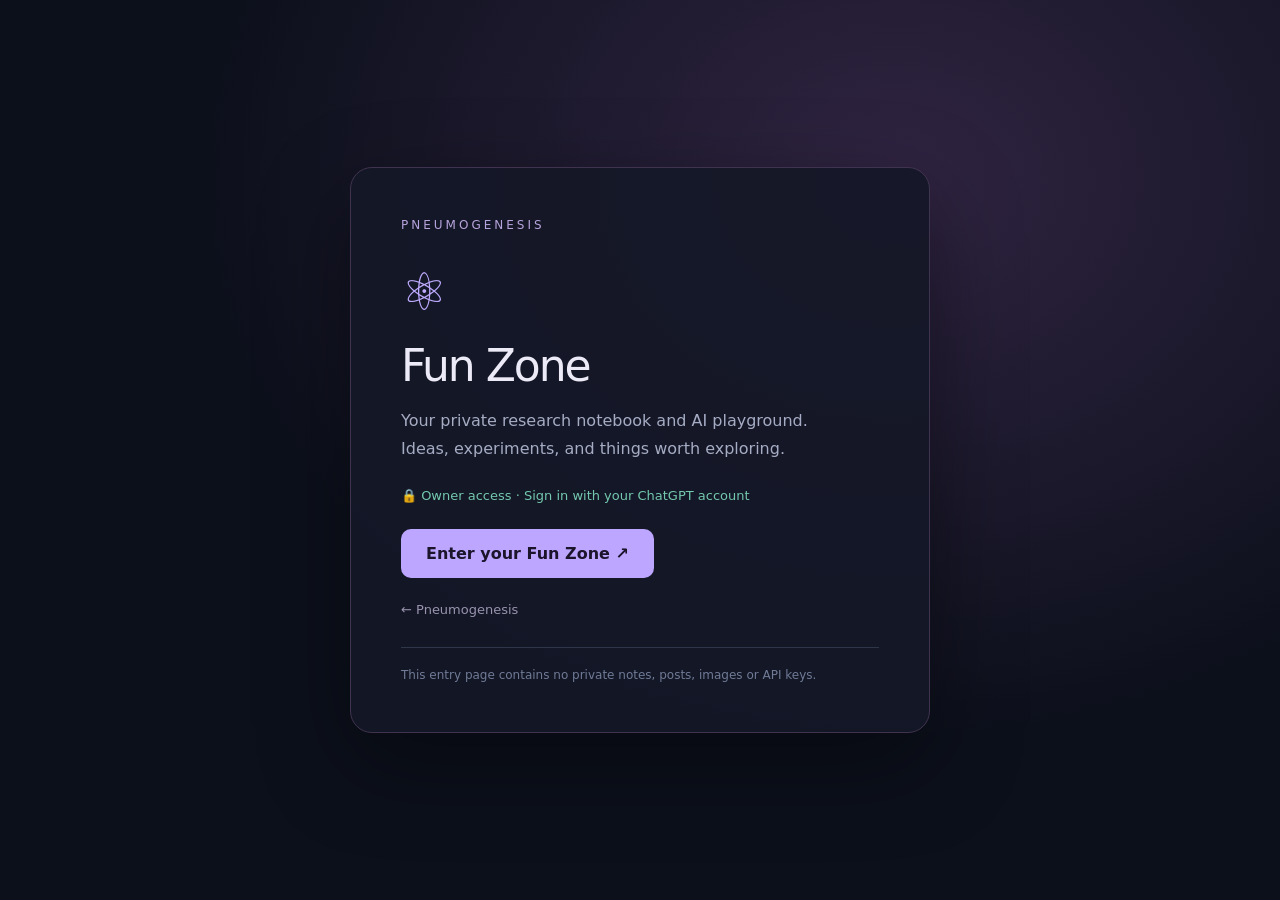
<file: fun-zone/index.html>
<!doctype html>
<html lang="en"><head><meta charset="utf-8"><meta name="viewport" content="width=device-width,initial-scale=1"><meta name="robots" content="noindex,nofollow"><title>Fun Zone · Pneumogenesis</title>
<style>*{box-sizing:border-box}body{margin:0;min-height:100vh;display:grid;place-items:center;background:radial-gradient(ellipse at 70% 20%,#302442 0,transparent 55%),#0c101b;color:#eceaf6;font:16px system-ui,sans-serif;padding:24px}.card{width:min(580px,100%);border:1px solid #40334f;background:#141827e8;border-radius:22px;padding:50px;box-shadow:0 30px 90px #0006}.brand{font-size:12px;letter-spacing:3px;color:#b8a4dd}.atom{font-size:52px;color:#bfabff;margin:30px 0 18px}h1{font-size:44px;letter-spacing:-2px;margin:0 0 16px;font-weight:500}p{color:#a5acc3;line-height:1.7}.private{color:#73c8ad;font-size:13px;margin:26px 0}a.primary{display:inline-block;background:#bca6ff;color:#1b142b;padding:15px 25px;border-radius:10px;text-decoration:none;font-weight:600}.back{display:block;color:#9993ae;margin-top:24px;font-size:13px;text-decoration:none}.foot{margin-top:30px;border-top:1px solid #30364a;padding-top:20px;font-size:12px;color:#707b96}@media(max-width:500px){.card{padding:30px}h1{font-size:38px}}</style></head><body><main class="card"><div class="brand">PNEUMOGENESIS</div><div class="atom" aria-hidden="true">⚛</div><h1>Fun Zone</h1><p>Your private research notebook and AI playground.<br>Ideas, experiments, and things worth exploring.</p><div class="private">🔒 Owner access · Sign in with your ChatGPT account</div><a class="primary" href="https://pneumogenesis-fun-zone.vagsdb.chatgpt.site/">Enter your Fun Zone ↗</a><a class="back" href="https://pneumogenesis.gr/">← Pneumogenesis</a><div class="foot">This entry page contains no private notes, posts, images or API keys.</div></main></body></html>
</file>
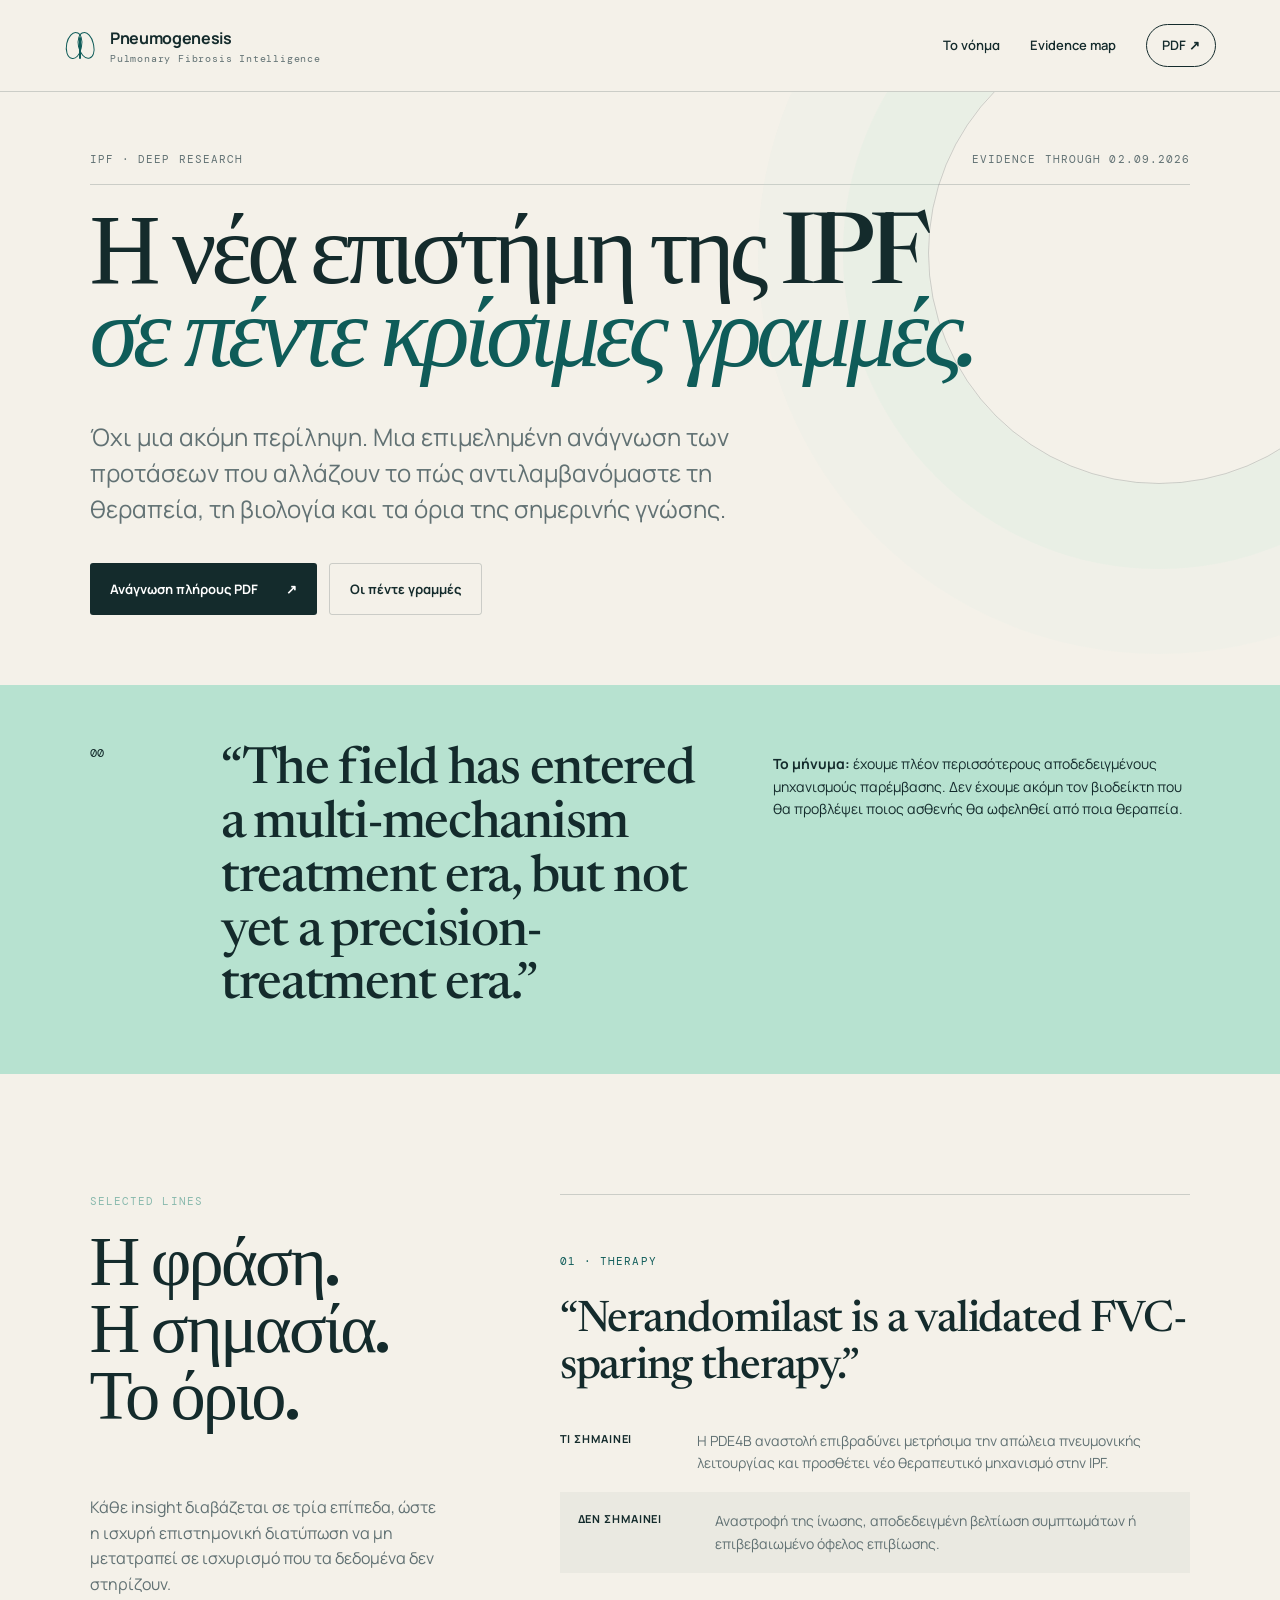
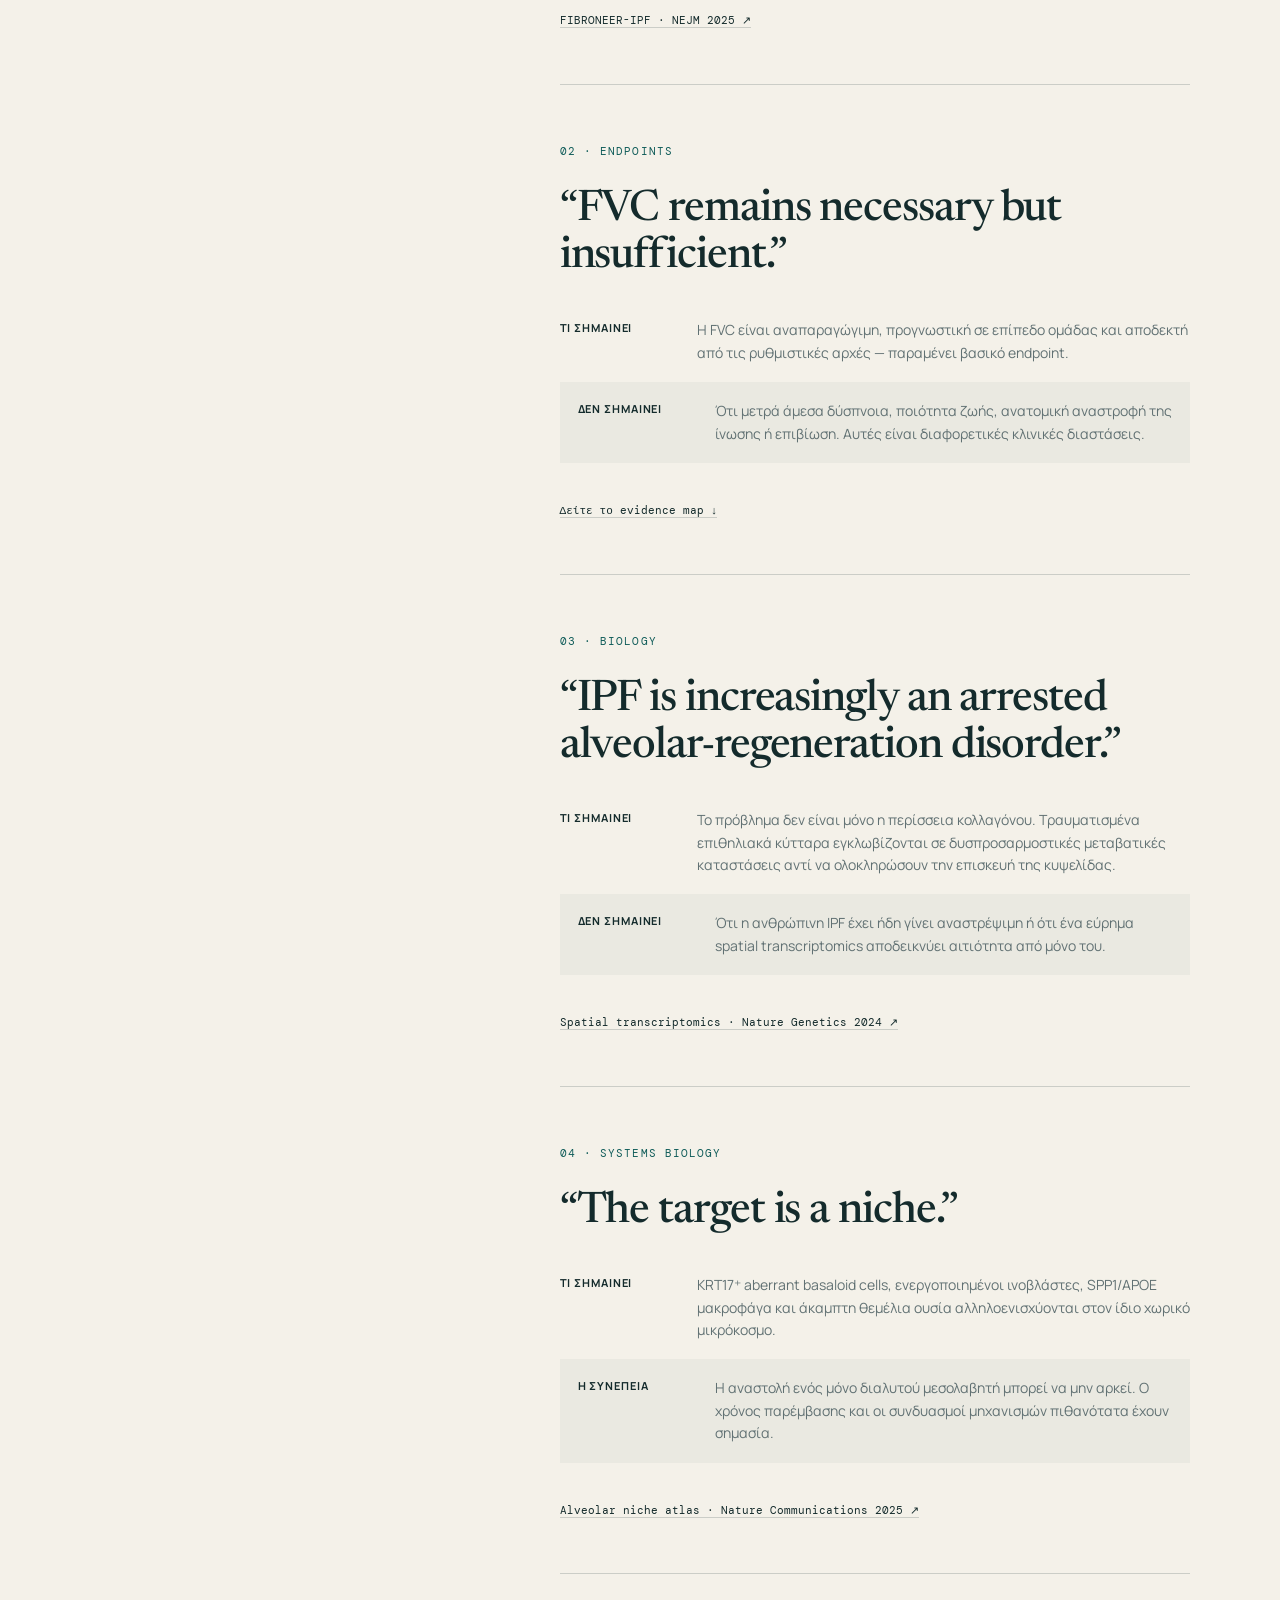
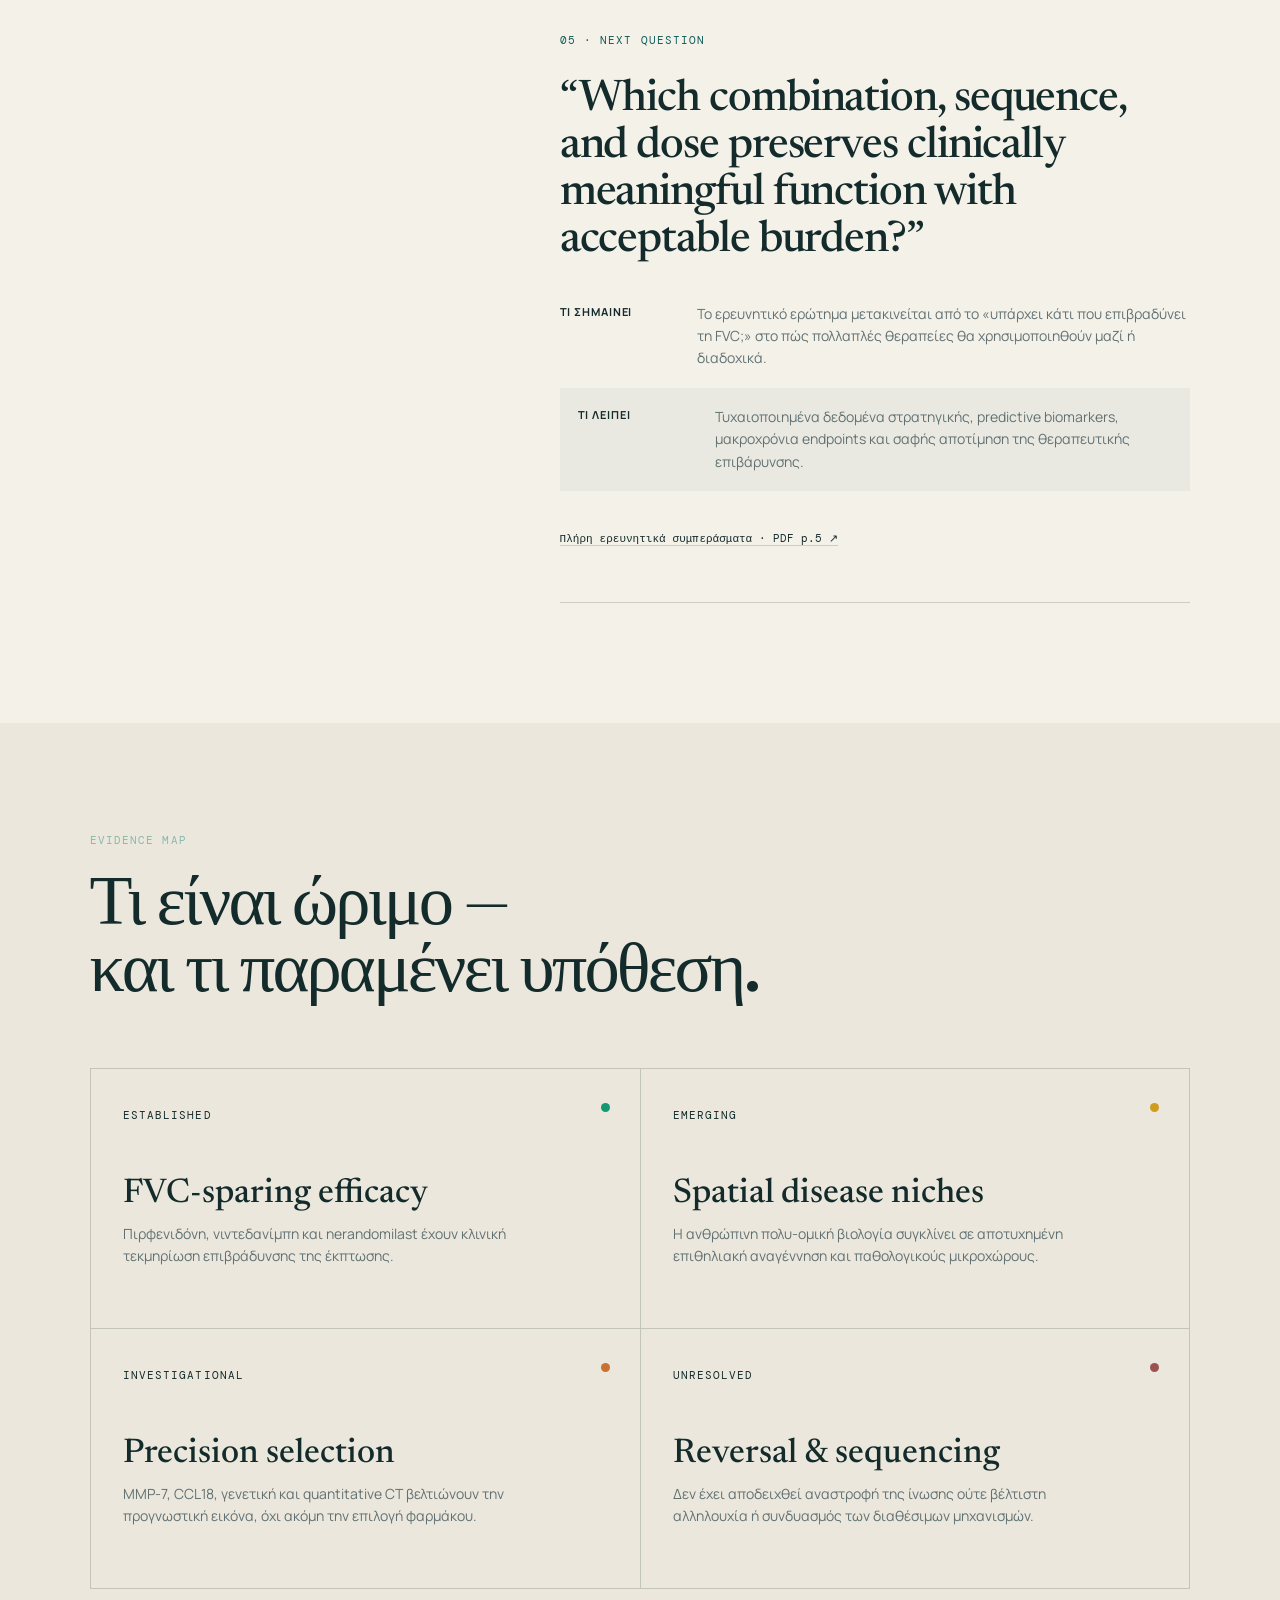
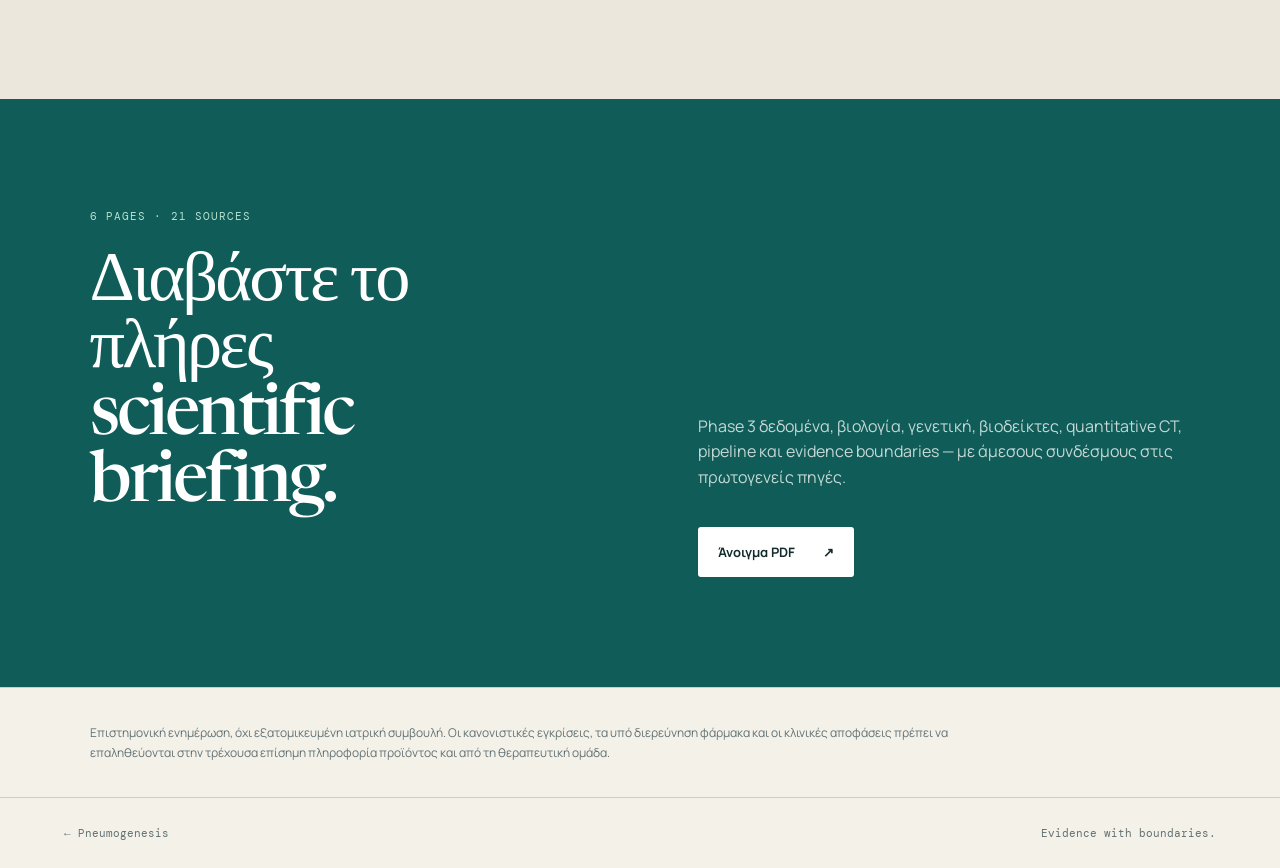
<file: ipf-insights/index.html>
<!doctype html>
<html lang="el">
<head>
  <meta charset="utf-8">
  <meta name="viewport" content="width=device-width, initial-scale=1">
  <meta name="description" content="IPF Deep Scientific Journal Insights 2026 — οι κρίσιμες γραμμές της νέας βιβλιογραφίας και το πραγματικό τους νόημα.">
  <title>IPF Journal Insights 2026 | Pneumogenesis</title>
  
<link rel="canonical" href="https://learn.pneumogenesis.gr/ipf-insights/">
<link rel="alternate" hreflang="el" href="https://learn.pneumogenesis.gr/ipf-insights/">
<link rel="alternate" hreflang="x-default" href="https://learn.pneumogenesis.gr/ipf-insights/">
<link rel="preconnect" href="https://fonts.googleapis.com">
  <link rel="preconnect" href="https://fonts.gstatic.com" crossorigin>
  <link href="https://fonts.googleapis.com/css2?family=DM+Mono:wght@400;500&family=Manrope:wght@400;500;600;700&family=Newsreader:opsz,wght@6..72,400;6..72,500&display=swap" rel="stylesheet">
  <link rel="stylesheet" href="../assets/site.css">
</head>
<body class="report-page">
  <header class="site-header">
    <a class="brand" href="../" aria-label="Pneumogenesis — αρχική">
      <span class="brand-mark" aria-hidden="true"><i></i><i></i><i></i></span>
      <span><strong>Pneumogenesis</strong><small>Pulmonary Fibrosis Intelligence</small></span>
    </a>
    <nav aria-label="Πλοήγηση report">
      <a href="#meaning">Το νόημα</a>
      <a href="#evidence">Evidence map</a>
      <a class="nav-featured" href="../reports/IPF_Deep_Scientific_Journal_Insights_2026.pdf">PDF ↗</a>
    </nav>
  </header>

  <main>
    <section class="report-hero">
      <div class="report-meta">
        <span>IPF · DEEP RESEARCH</span><span>Evidence through 02.09.2026</span>
      </div>
      <h1>Η νέα επιστήμη της IPF<br><em>σε πέντε κρίσιμες γραμμές.</em></h1>
      <p class="report-deck">Όχι μια ακόμη περίληψη. Μια επιμελημένη ανάγνωση των προτάσεων που αλλάζουν το πώς αντιλαμβανόμαστε τη θεραπεία, τη βιολογία και τα όρια της σημερινής γνώσης.</p>
      <div class="hero-actions">
        <a class="button button-primary" href="../reports/IPF_Deep_Scientific_Journal_Insights_2026.pdf">Ανάγνωση πλήρους PDF <span>↗</span></a>
        <a class="button button-ghost" href="#meaning">Οι πέντε γραμμές</a>
      </div>
      <div class="hero-quote">
        <span class="quote-number">00</span>
        <blockquote>“The field has entered a multi-mechanism treatment era, but not yet a precision-treatment era.”</blockquote>
        <p><b>Το μήνυμα:</b> έχουμε πλέον περισσότερους αποδεδειγμένους μηχανισμούς παρέμβασης. Δεν έχουμε ακόμη τον βιοδείκτη που θα προβλέψει ποιος ασθενής θα ωφεληθεί από ποια θεραπεία.</p>
      </div>
    </section>

    <section class="meaning-section" id="meaning">
      <div class="sticky-intro">
        <p class="section-label">SELECTED LINES</p>
        <h2>Η φράση.<br>Η σημασία.<br>Το όριο.</h2>
        <p>Κάθε insight διαβάζεται σε τρία επίπεδα, ώστε η ισχυρή επιστημονική διατύπωση να μη μετατραπεί σε ισχυρισμό που τα δεδομένα δεν στηρίζουν.</p>
      </div>
      <div class="insight-list">
        <article class="insight-card">
          <span class="insight-index">01 · THERAPY</span>
          <blockquote>“Nerandomilast is a validated FVC-sparing therapy.”</blockquote>
          <div class="translation"><b>Τι σημαίνει</b><p>Η PDE4B αναστολή επιβραδύνει μετρήσιμα την απώλεια πνευμονικής λειτουργίας και προσθέτει νέο θεραπευτικό μηχανισμό στην IPF.</p></div>
          <div class="boundary"><b>Δεν σημαίνει</b><p>Αναστροφή της ίνωσης, αποδεδειγμένη βελτίωση συμπτωμάτων ή επιβεβαιωμένο όφελος επιβίωσης.</p></div>
          <a href="https://pubmed.ncbi.nlm.nih.gov/40387033/" target="_blank" rel="noopener">FIBRONEER-IPF · NEJM 2025 ↗</a>
        </article>

        <article class="insight-card">
          <span class="insight-index">02 · ENDPOINTS</span>
          <blockquote>“FVC remains necessary but insufficient.”</blockquote>
          <div class="translation"><b>Τι σημαίνει</b><p>Η FVC είναι αναπαραγώγιμη, προγνωστική σε επίπεδο ομάδας και αποδεκτή από τις ρυθμιστικές αρχές — παραμένει βασικό endpoint.</p></div>
          <div class="boundary"><b>Δεν σημαίνει</b><p>Ότι μετρά άμεσα δύσπνοια, ποιότητα ζωής, ανατομική αναστροφή της ίνωσης ή επιβίωση. Αυτές είναι διαφορετικές κλινικές διαστάσεις.</p></div>
          <a href="#evidence">Δείτε το evidence map ↓</a>
        </article>

        <article class="insight-card">
          <span class="insight-index">03 · BIOLOGY</span>
          <blockquote>“IPF is increasingly an arrested alveolar-regeneration disorder.”</blockquote>
          <div class="translation"><b>Τι σημαίνει</b><p>Το πρόβλημα δεν είναι μόνο η περίσσεια κολλαγόνου. Τραυματισμένα επιθηλιακά κύτταρα εγκλωβίζονται σε δυσπροσαρμοστικές μεταβατικές καταστάσεις αντί να ολοκληρώσουν την επισκευή της κυψελίδας.</p></div>
          <div class="boundary"><b>Δεν σημαίνει</b><p>Ότι η ανθρώπινη IPF έχει ήδη γίνει αναστρέψιμη ή ότι ένα εύρημα spatial transcriptomics αποδεικνύει αιτιότητα από μόνο του.</p></div>
          <a href="https://doi.org/10.1038/s41588-024-01819-2" target="_blank" rel="noopener">Spatial transcriptomics · Nature Genetics 2024 ↗</a>
        </article>

        <article class="insight-card">
          <span class="insight-index">04 · SYSTEMS BIOLOGY</span>
          <blockquote>“The target is a niche.”</blockquote>
          <div class="translation"><b>Τι σημαίνει</b><p>KRT17⁺ aberrant basaloid cells, ενεργοποιημένοι ινοβλάστες, SPP1/APOE μακροφάγα και άκαμπτη θεμέλια ουσία αλληλοενισχύονται στον ίδιο χωρικό μικρόκοσμο.</p></div>
          <div class="boundary"><b>Η συνέπεια</b><p>Η αναστολή ενός μόνο διαλυτού μεσολαβητή μπορεί να μην αρκεί. Ο χρόνος παρέμβασης και οι συνδυασμοί μηχανισμών πιθανότατα έχουν σημασία.</p></div>
          <a href="https://doi.org/10.1038/s41467-025-61880-1" target="_blank" rel="noopener">Alveolar niche atlas · Nature Communications 2025 ↗</a>
        </article>

        <article class="insight-card">
          <span class="insight-index">05 · NEXT QUESTION</span>
          <blockquote>“Which combination, sequence, and dose preserves clinically meaningful function with acceptable burden?”</blockquote>
          <div class="translation"><b>Τι σημαίνει</b><p>Το ερευνητικό ερώτημα μετακινείται από το «υπάρχει κάτι που επιβραδύνει τη FVC;» στο πώς πολλαπλές θεραπείες θα χρησιμοποιηθούν μαζί ή διαδοχικά.</p></div>
          <div class="boundary"><b>Τι λείπει</b><p>Τυχαιοποιημένα δεδομένα στρατηγικής, predictive biomarkers, μακροχρόνια endpoints και σαφής αποτίμηση της θεραπευτικής επιβάρυνσης.</p></div>
          <a href="../reports/IPF_Deep_Scientific_Journal_Insights_2026.pdf#page=5">Πλήρη ερευνητικά συμπεράσματα · PDF p.5 ↗</a>
        </article>
      </div>
    </section>

    <section class="evidence-section" id="evidence">
      <div class="section-heading">
        <p class="section-label">EVIDENCE MAP</p>
        <h2>Τι είναι ώριμο —<br>και τι παραμένει υπόθεση.</h2>
      </div>
      <div class="evidence-grid">
        <article class="evidence-card established"><span>ESTABLISHED</span><h3>FVC-sparing efficacy</h3><p>Πιρφενιδόνη, νιντεδανίμπη και nerandomilast έχουν κλινική τεκμηρίωση επιβράδυνσης της έκπτωσης.</p></article>
        <article class="evidence-card emerging"><span>EMERGING</span><h3>Spatial disease niches</h3><p>Η ανθρώπινη πολυ-ομική βιολογία συγκλίνει σε αποτυχημένη επιθηλιακή αναγέννηση και παθολογικούς μικροχώρους.</p></article>
        <article class="evidence-card investigational"><span>INVESTIGATIONAL</span><h3>Precision selection</h3><p>MMP-7, CCL18, γενετική και quantitative CT βελτιώνουν την προγνωστική εικόνα, όχι ακόμη την επιλογή φαρμάκου.</p></article>
        <article class="evidence-card unknown"><span>UNRESOLVED</span><h3>Reversal & sequencing</h3><p>Δεν έχει αποδειχθεί αναστροφή της ίνωσης ούτε βέλτιστη αλληλουχία ή συνδυασμός των διαθέσιμων μηχανισμών.</p></article>
      </div>
    </section>

    <section class="report-download">
      <div><p class="section-label">6 PAGES · 21 SOURCES</p><h2>Διαβάστε το πλήρες<br>scientific briefing.</h2></div>
      <div><p>Phase 3 δεδομένα, βιολογία, γενετική, βιοδείκτες, quantitative CT, pipeline και evidence boundaries — με άμεσους συνδέσμους στις πρωτογενείς πηγές.</p><a class="button button-light" href="../reports/IPF_Deep_Scientific_Journal_Insights_2026.pdf">Άνοιγμα PDF <span>↗</span></a></div>
    </section>

    <section class="clinical-note"><p>Επιστημονική ενημέρωση, όχι εξατομικευμένη ιατρική συμβουλή. Οι κανονιστικές εγκρίσεις, τα υπό διερεύνηση φάρμακα και οι κλινικές αποφάσεις πρέπει να επαληθεύονται στην τρέχουσα επίσημη πληροφορία προϊόντος και από τη θεραπευτική ομάδα.</p></section>
  </main>

  <footer><a href="../">← Pneumogenesis</a><span>Evidence with boundaries.</span></footer>
</body>
</html>
</file>
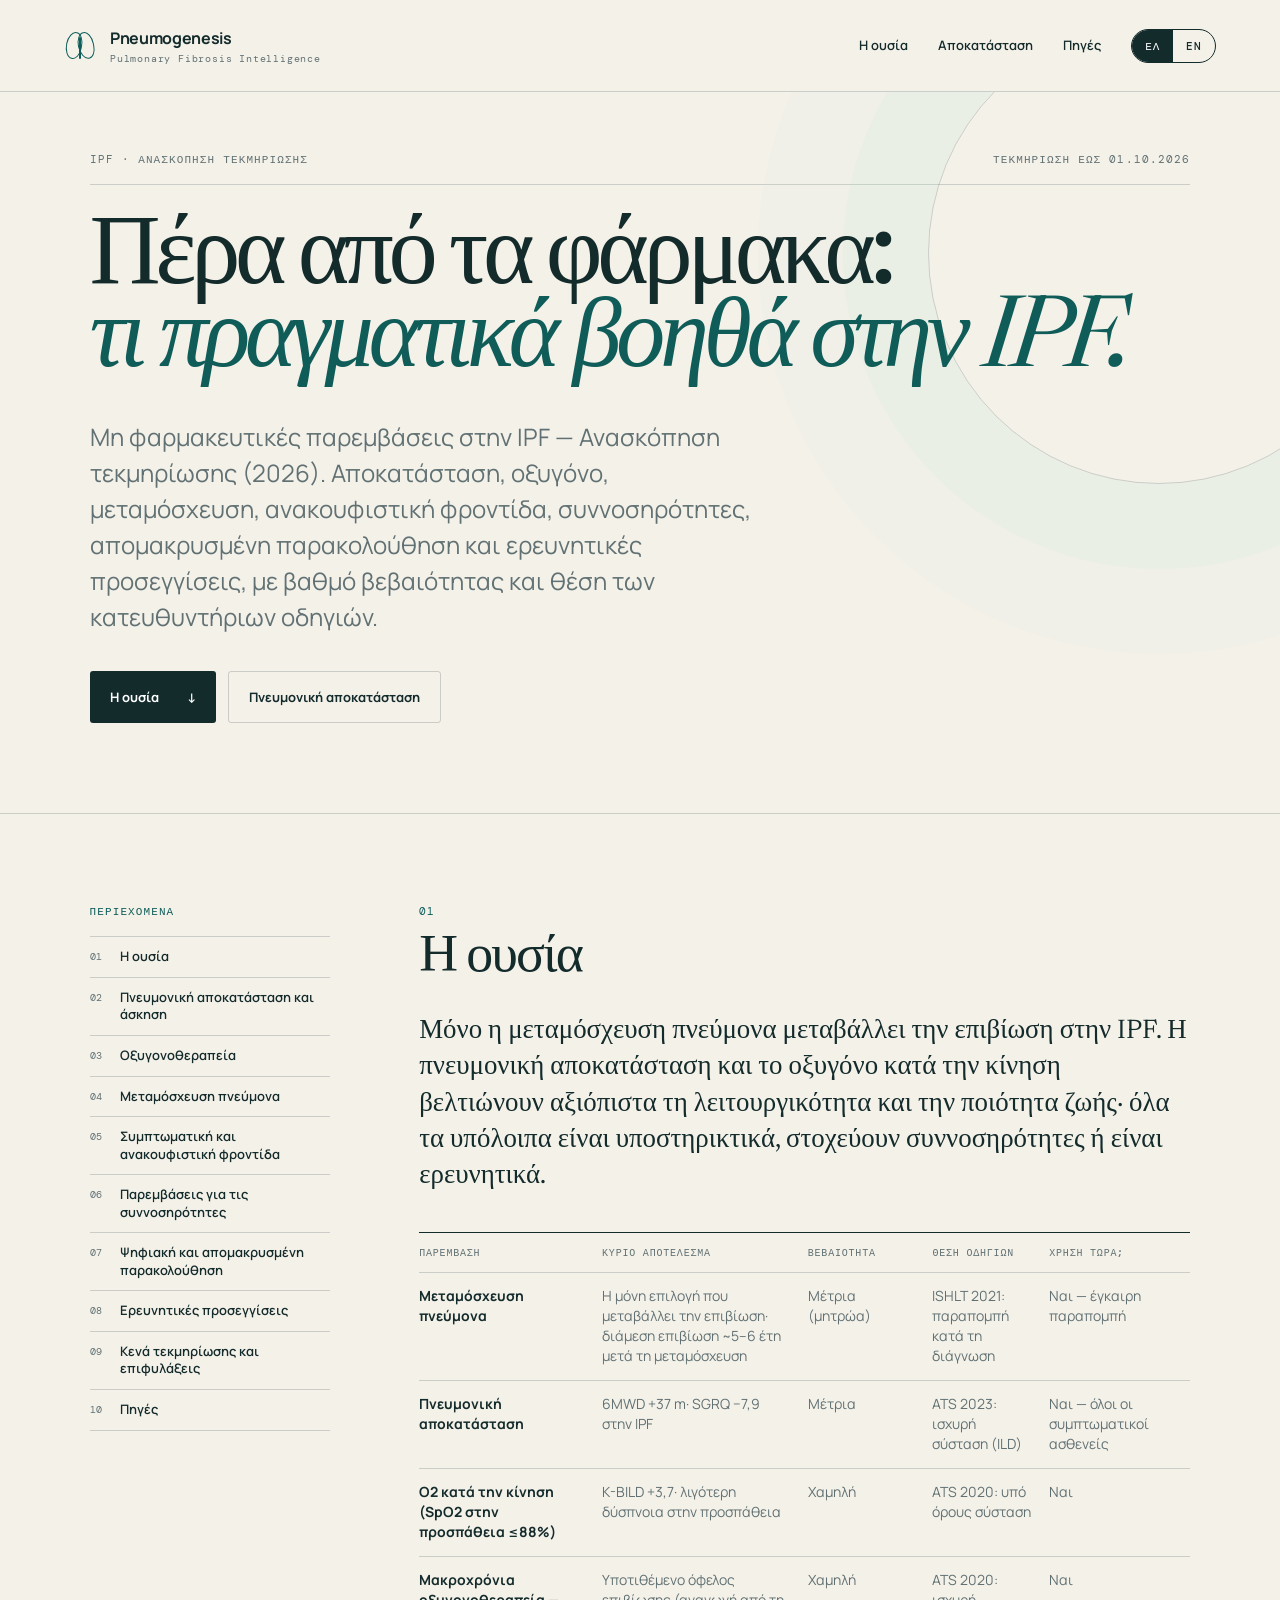
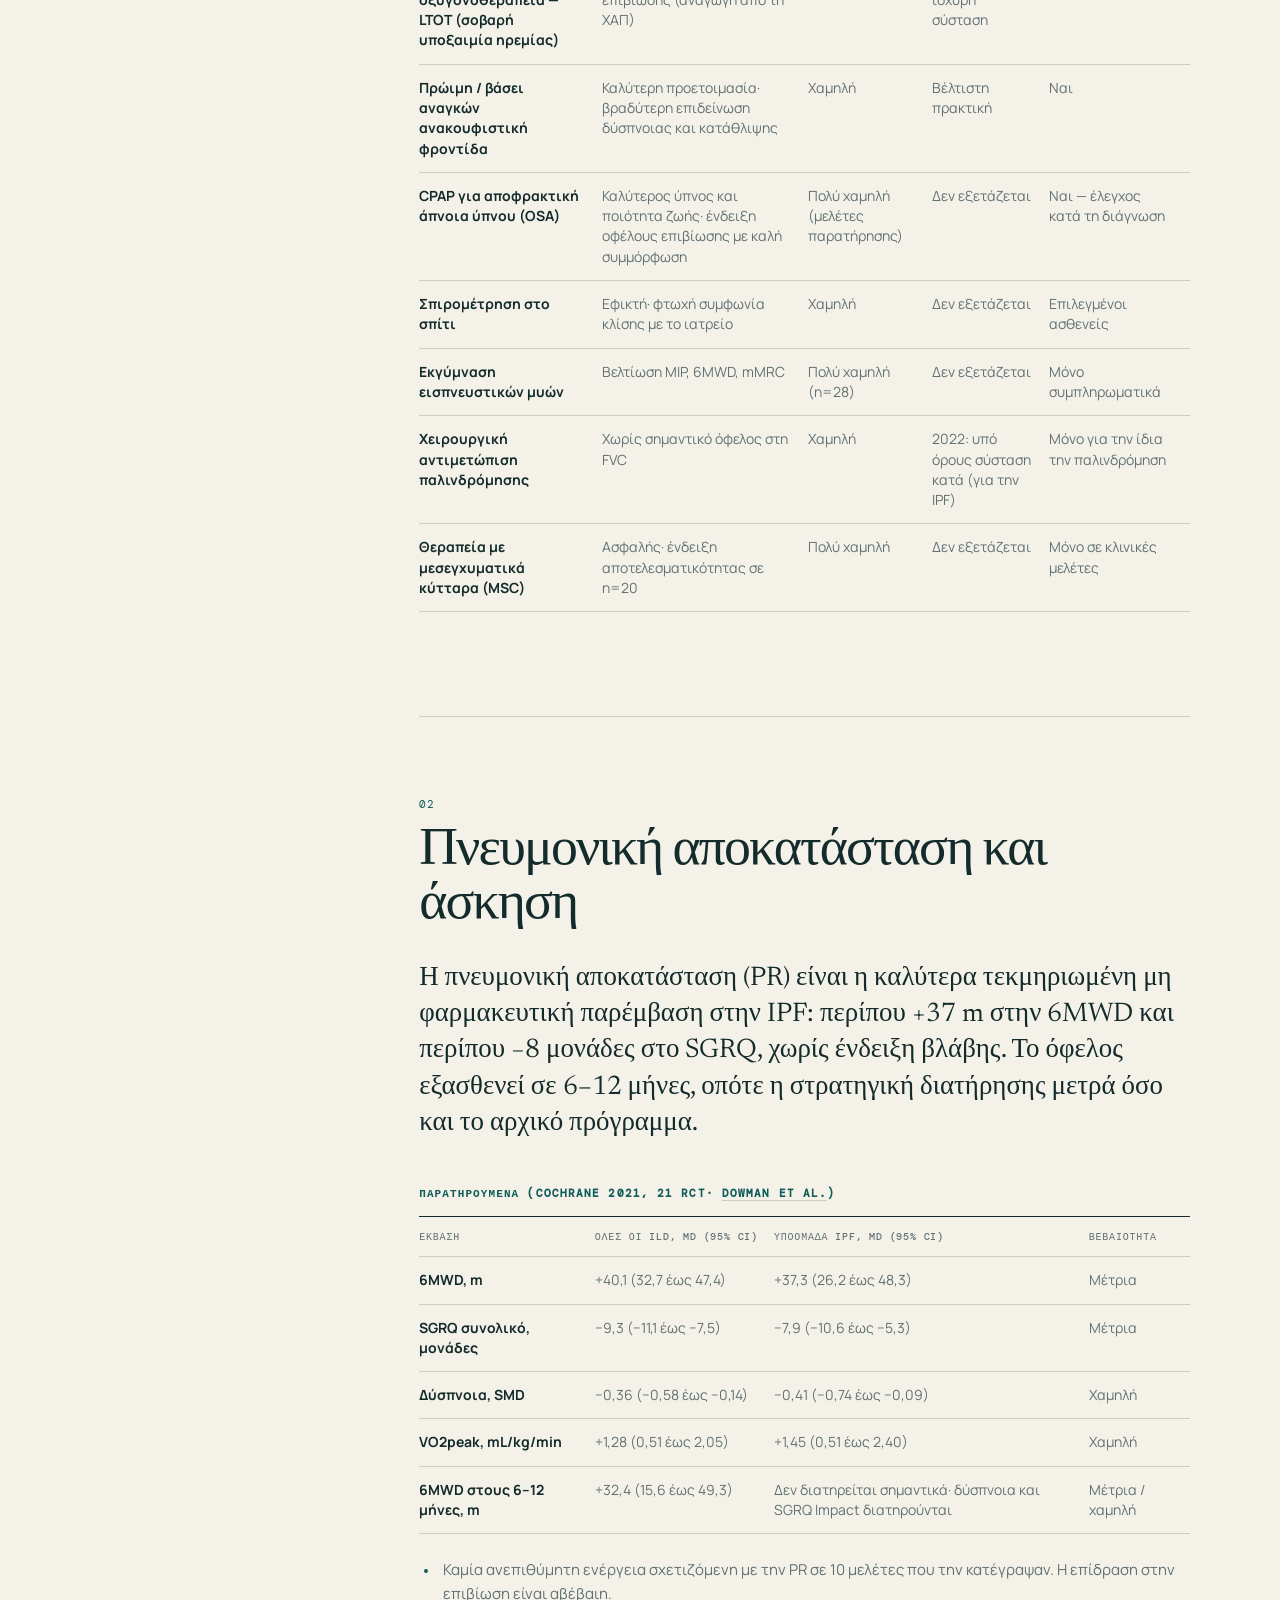
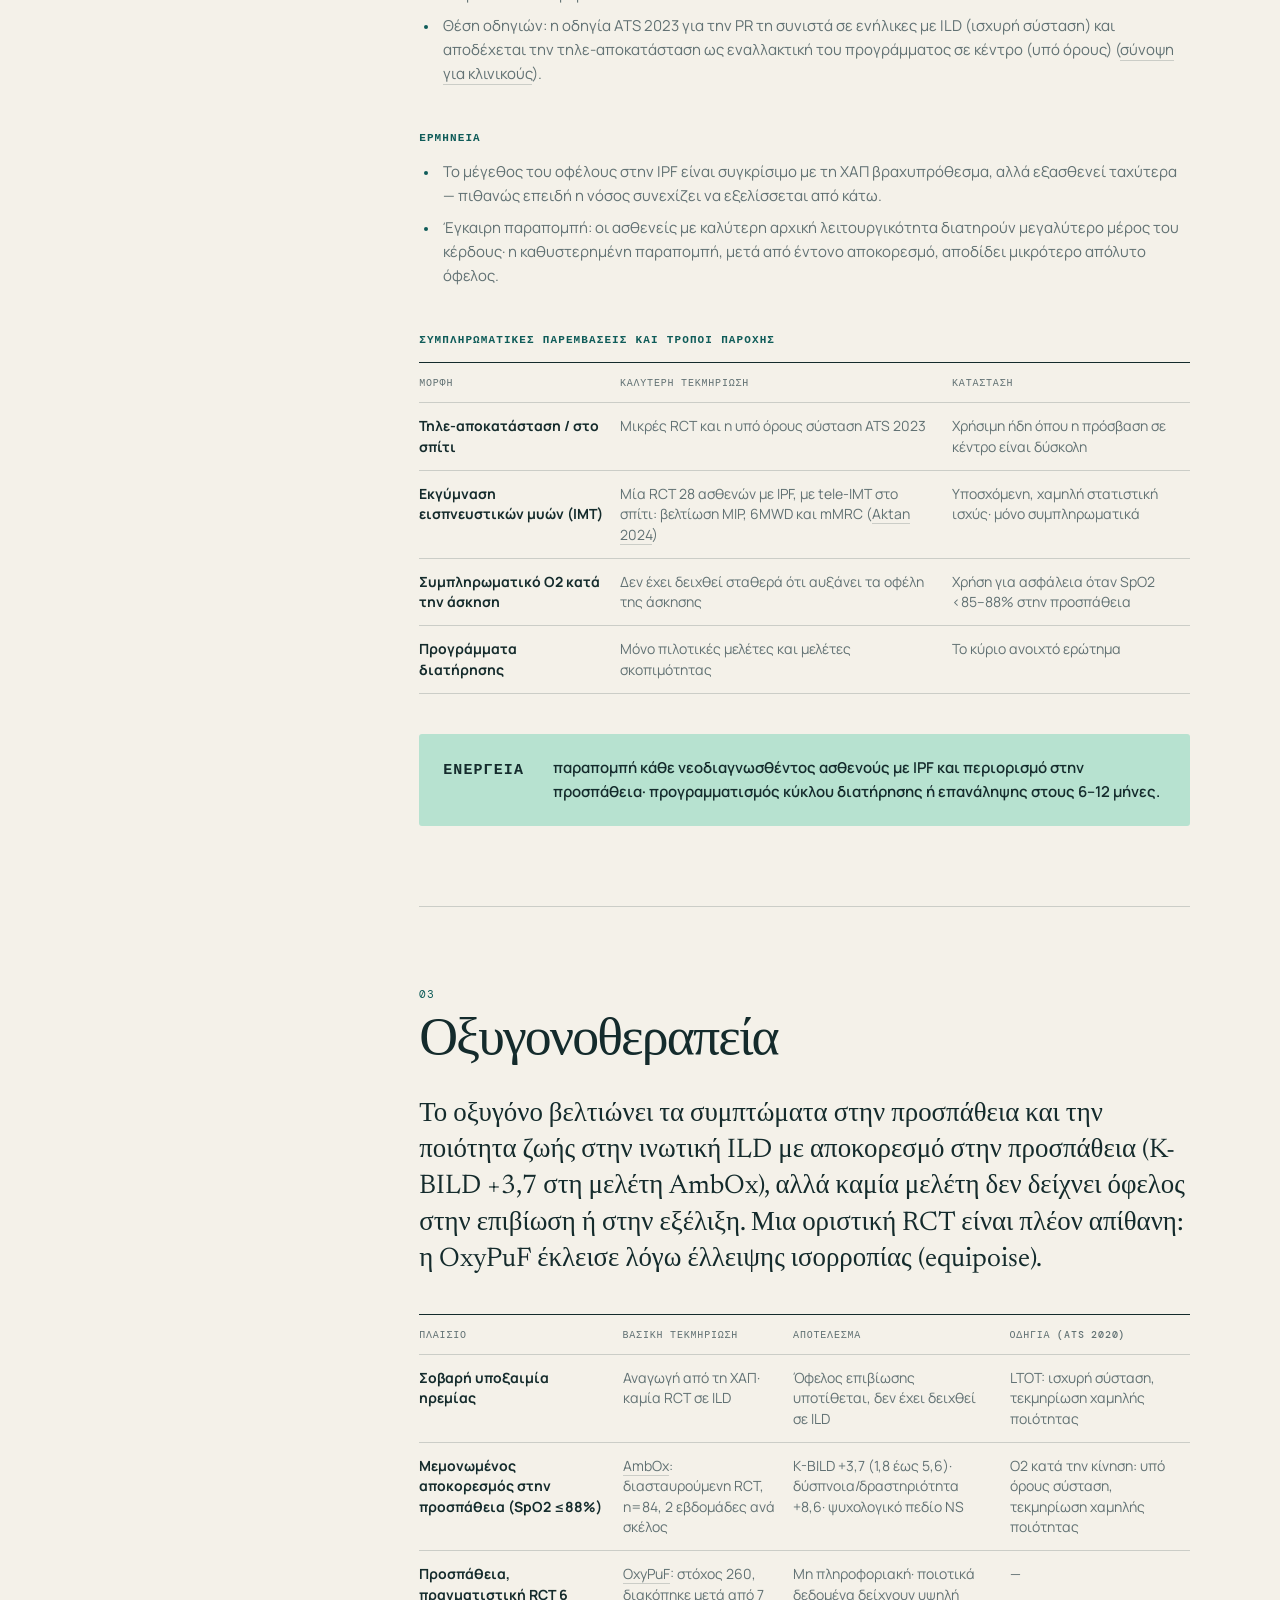
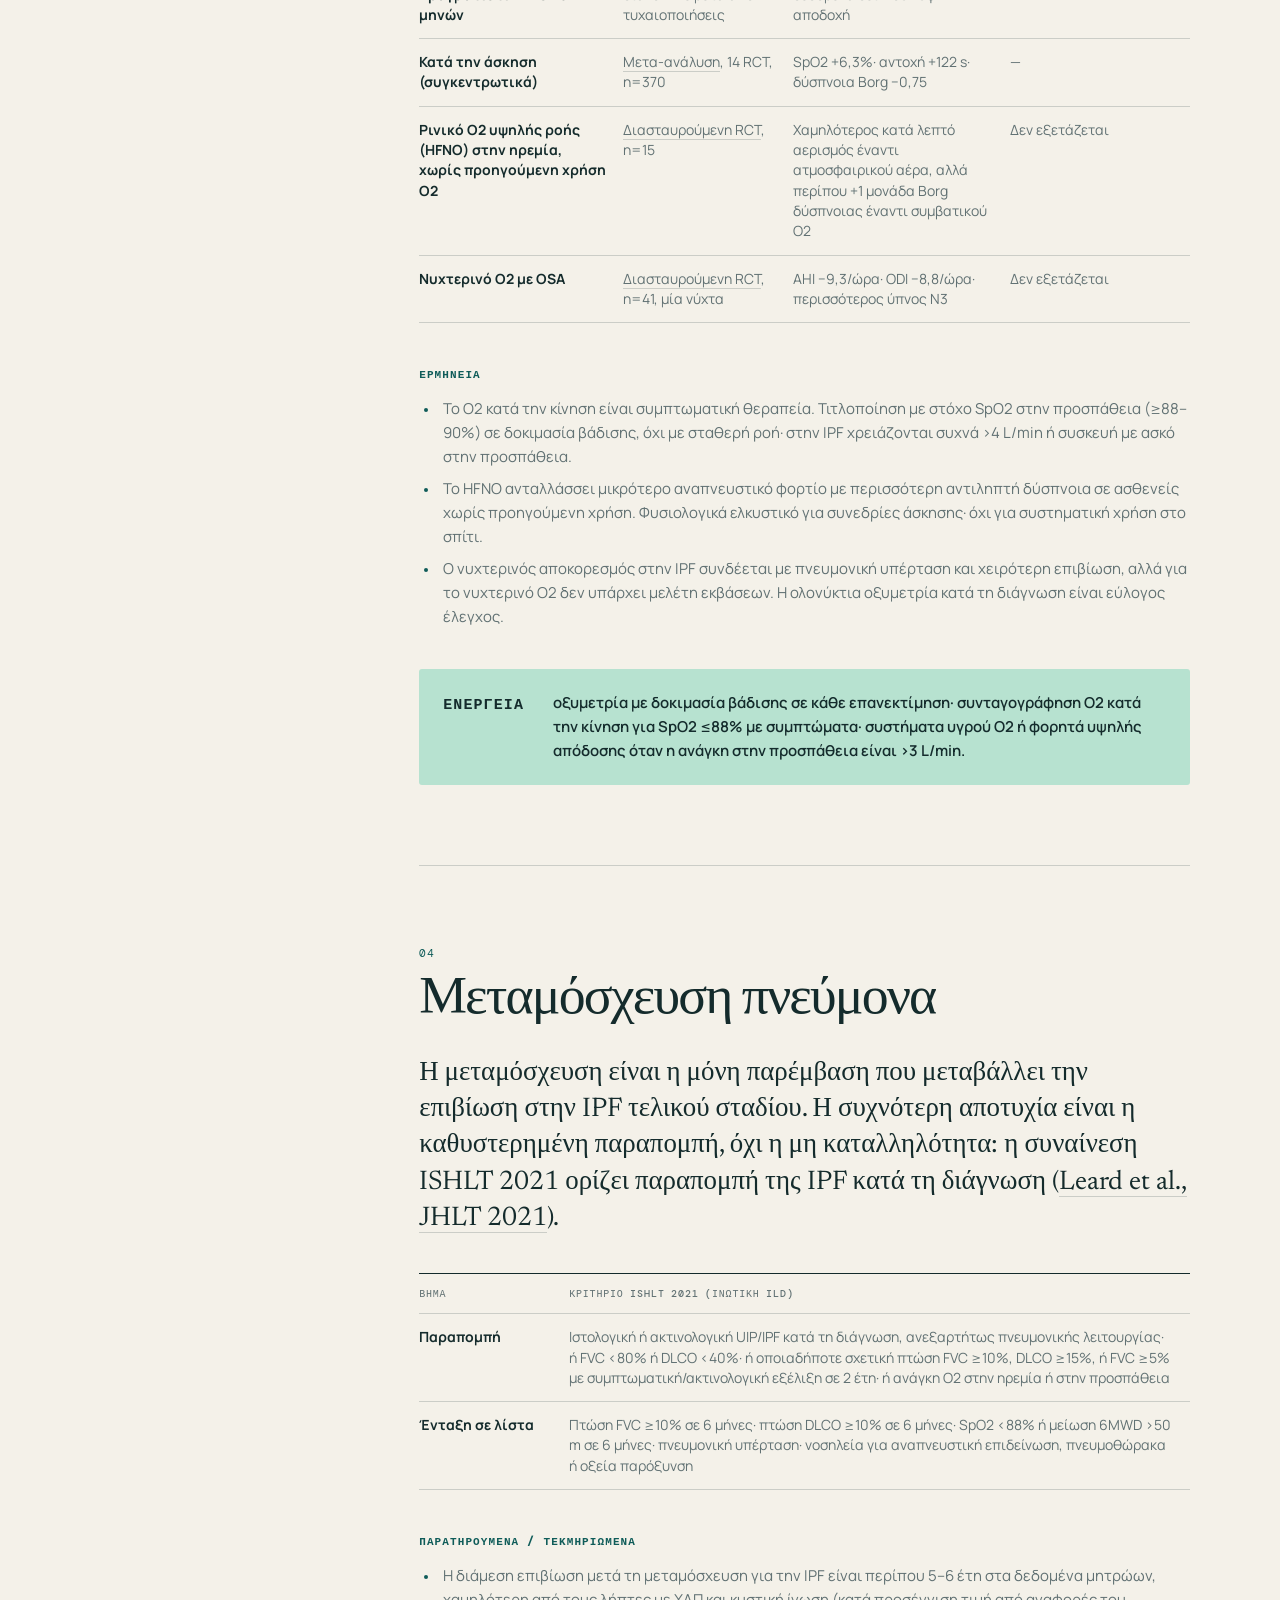
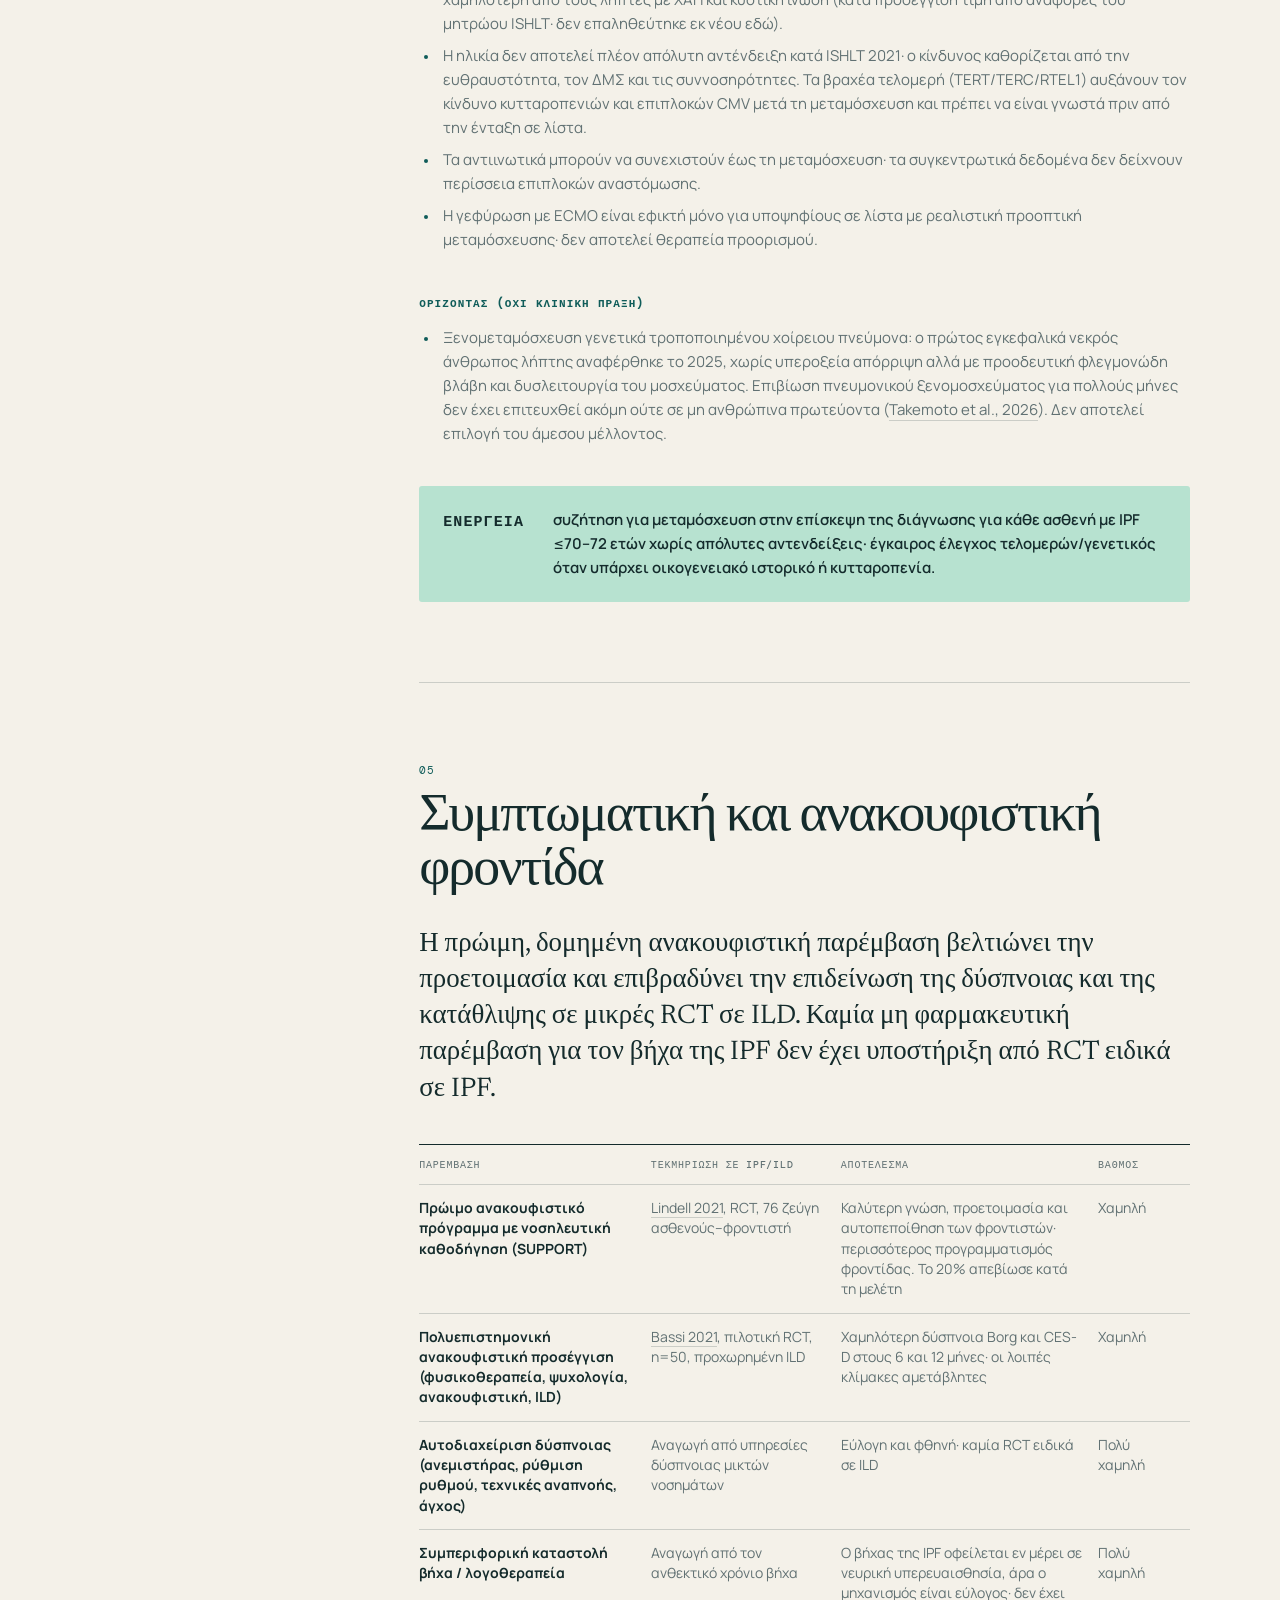
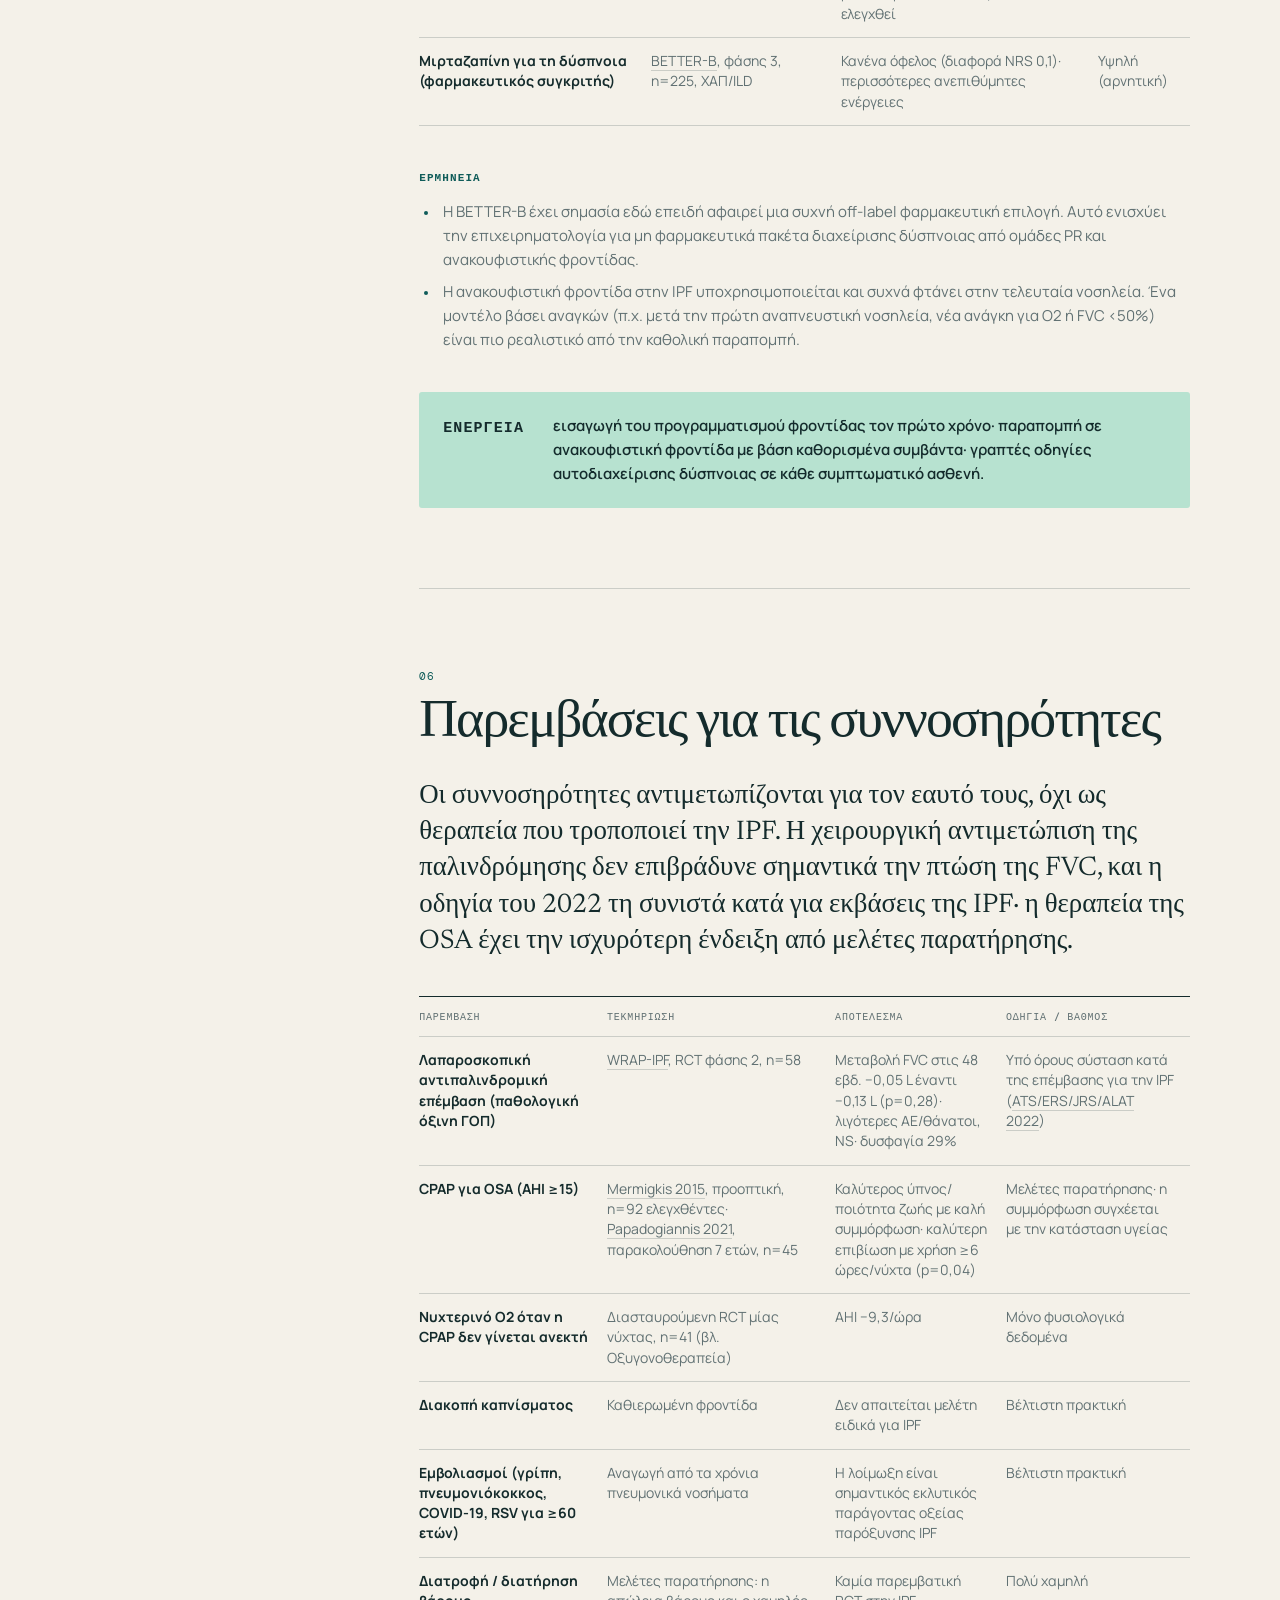
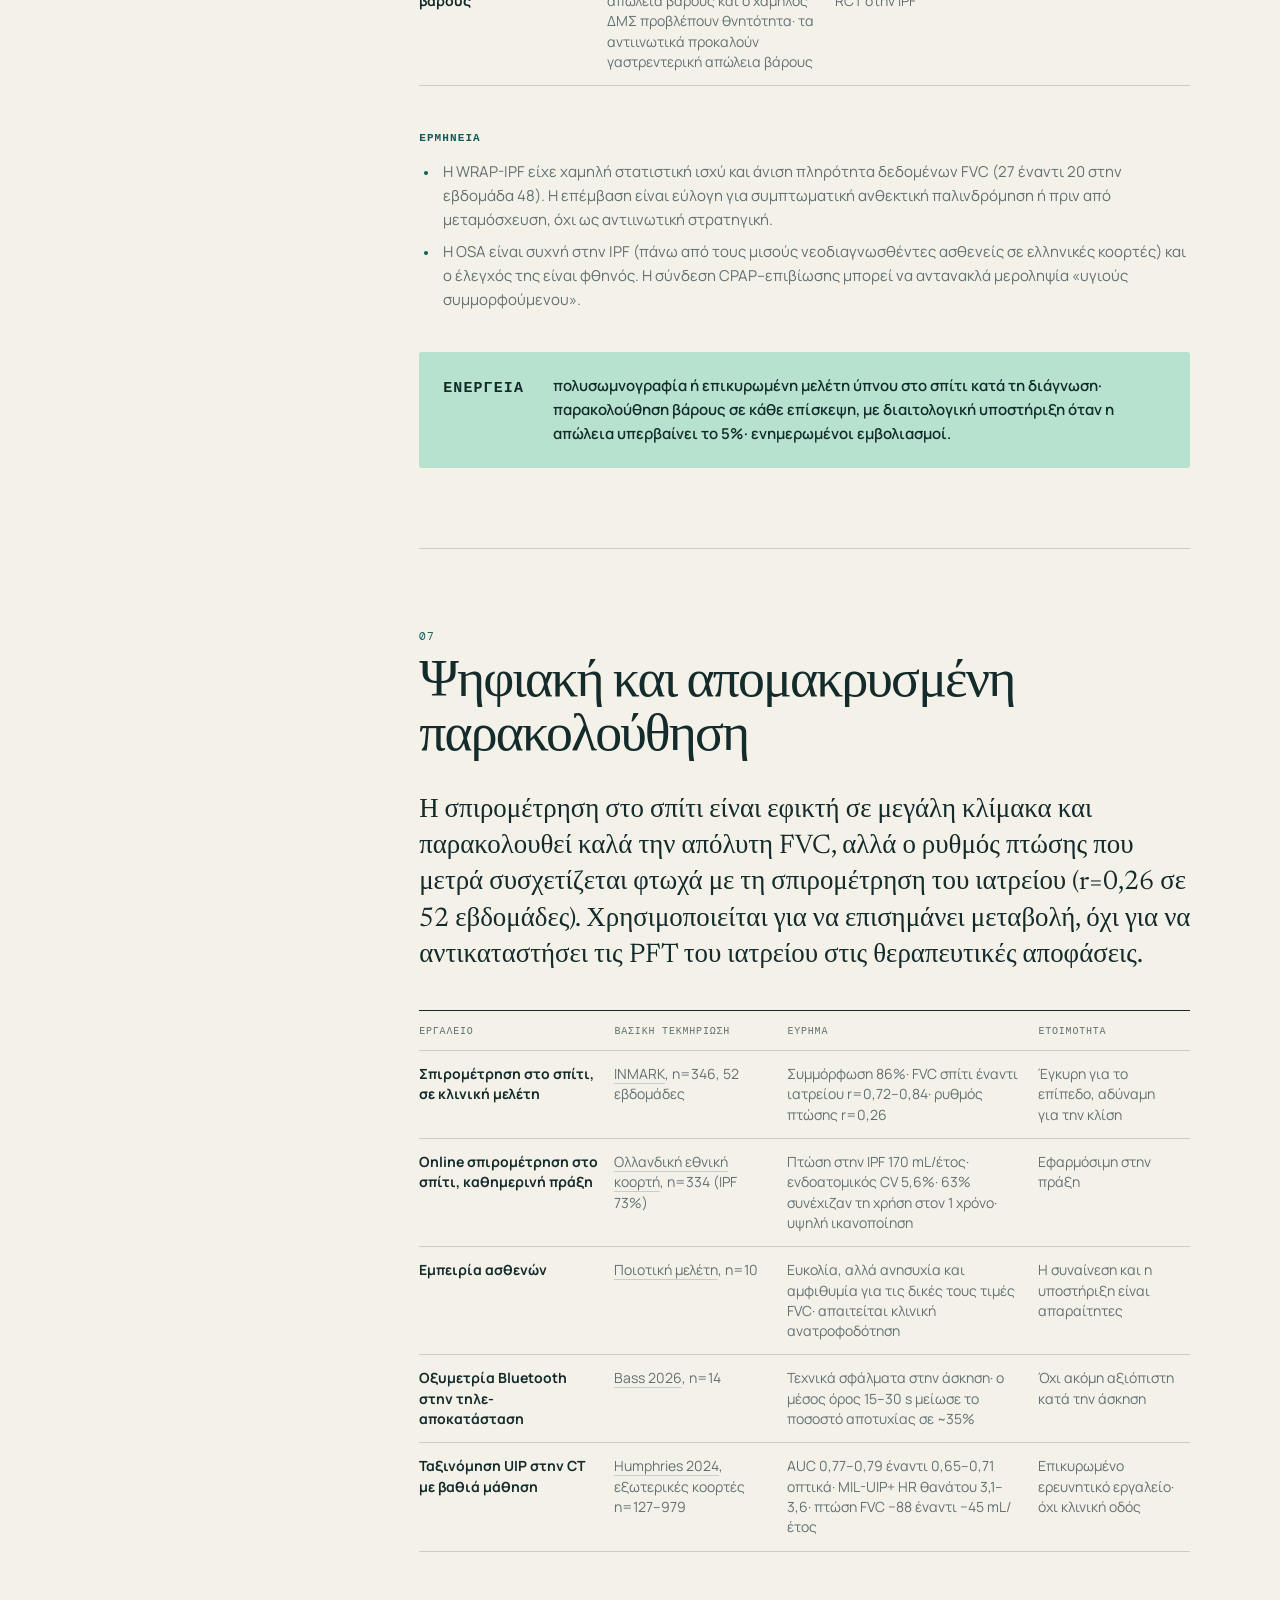
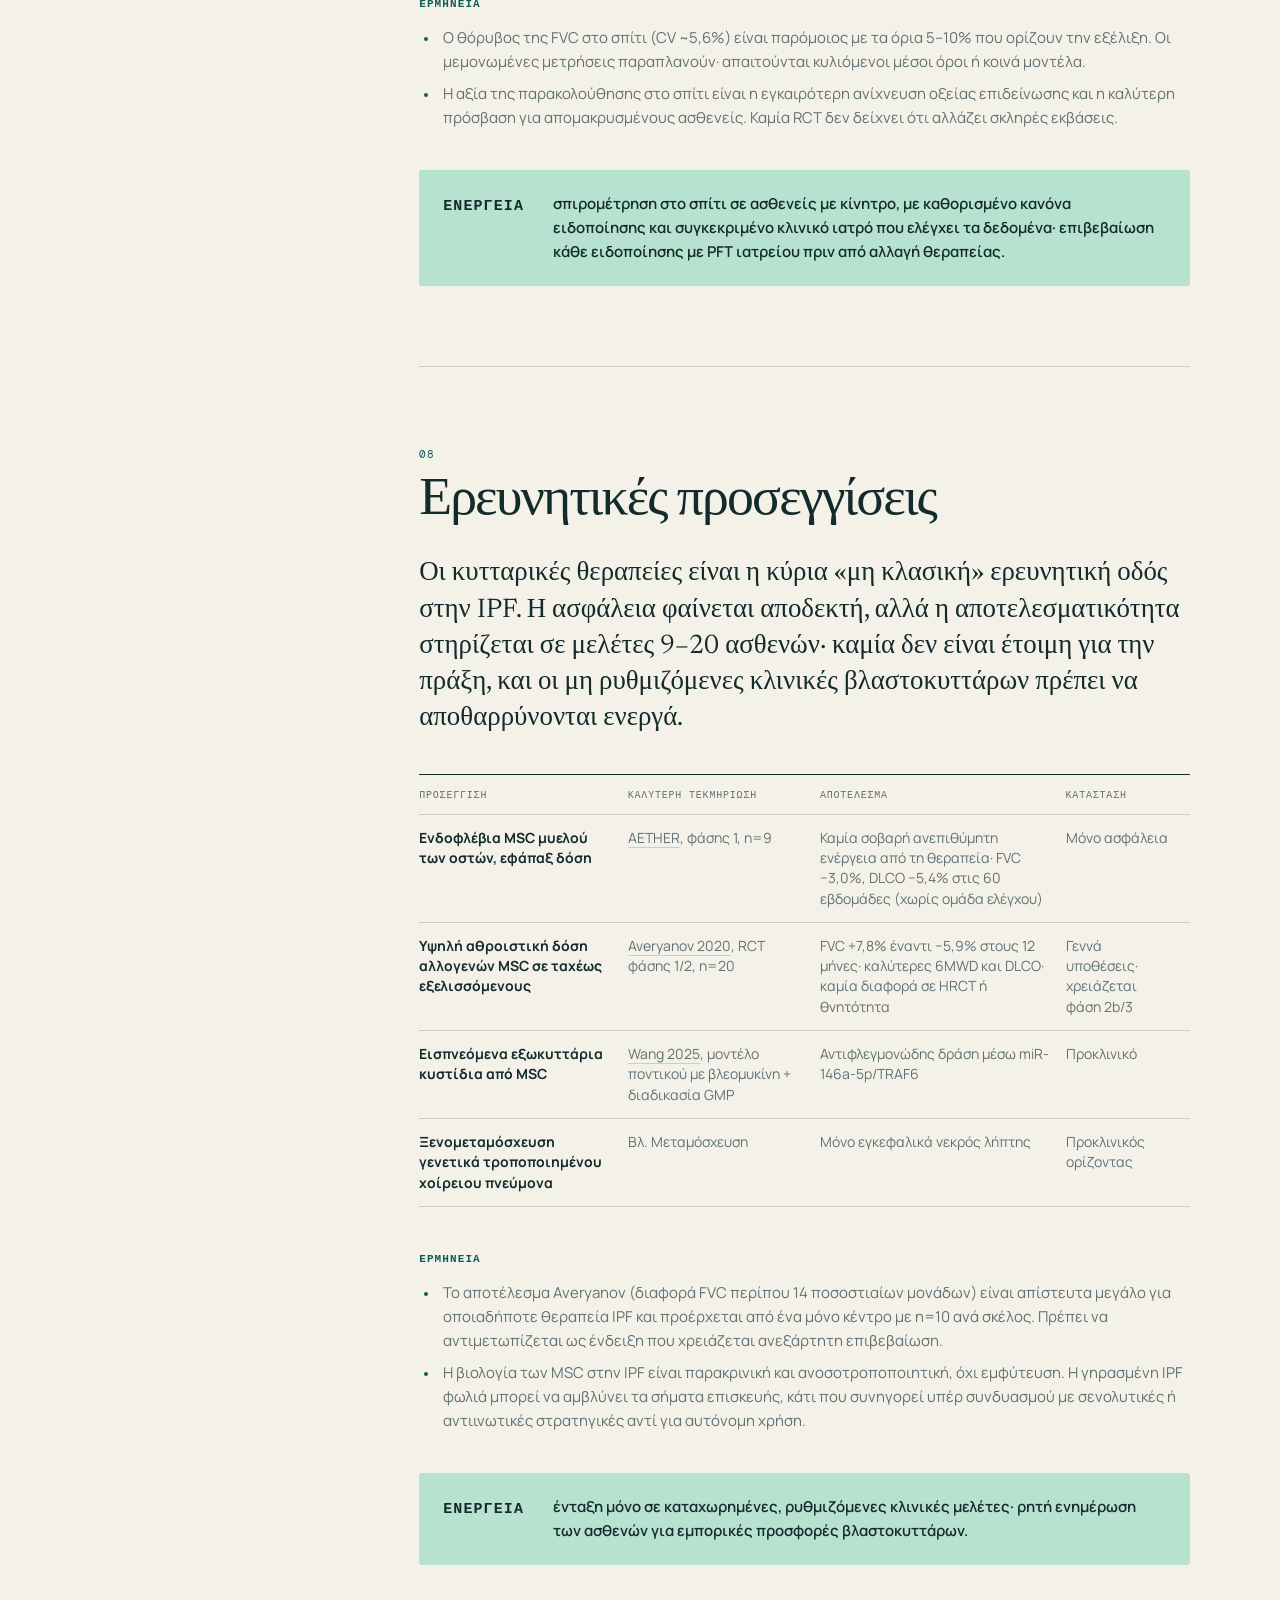
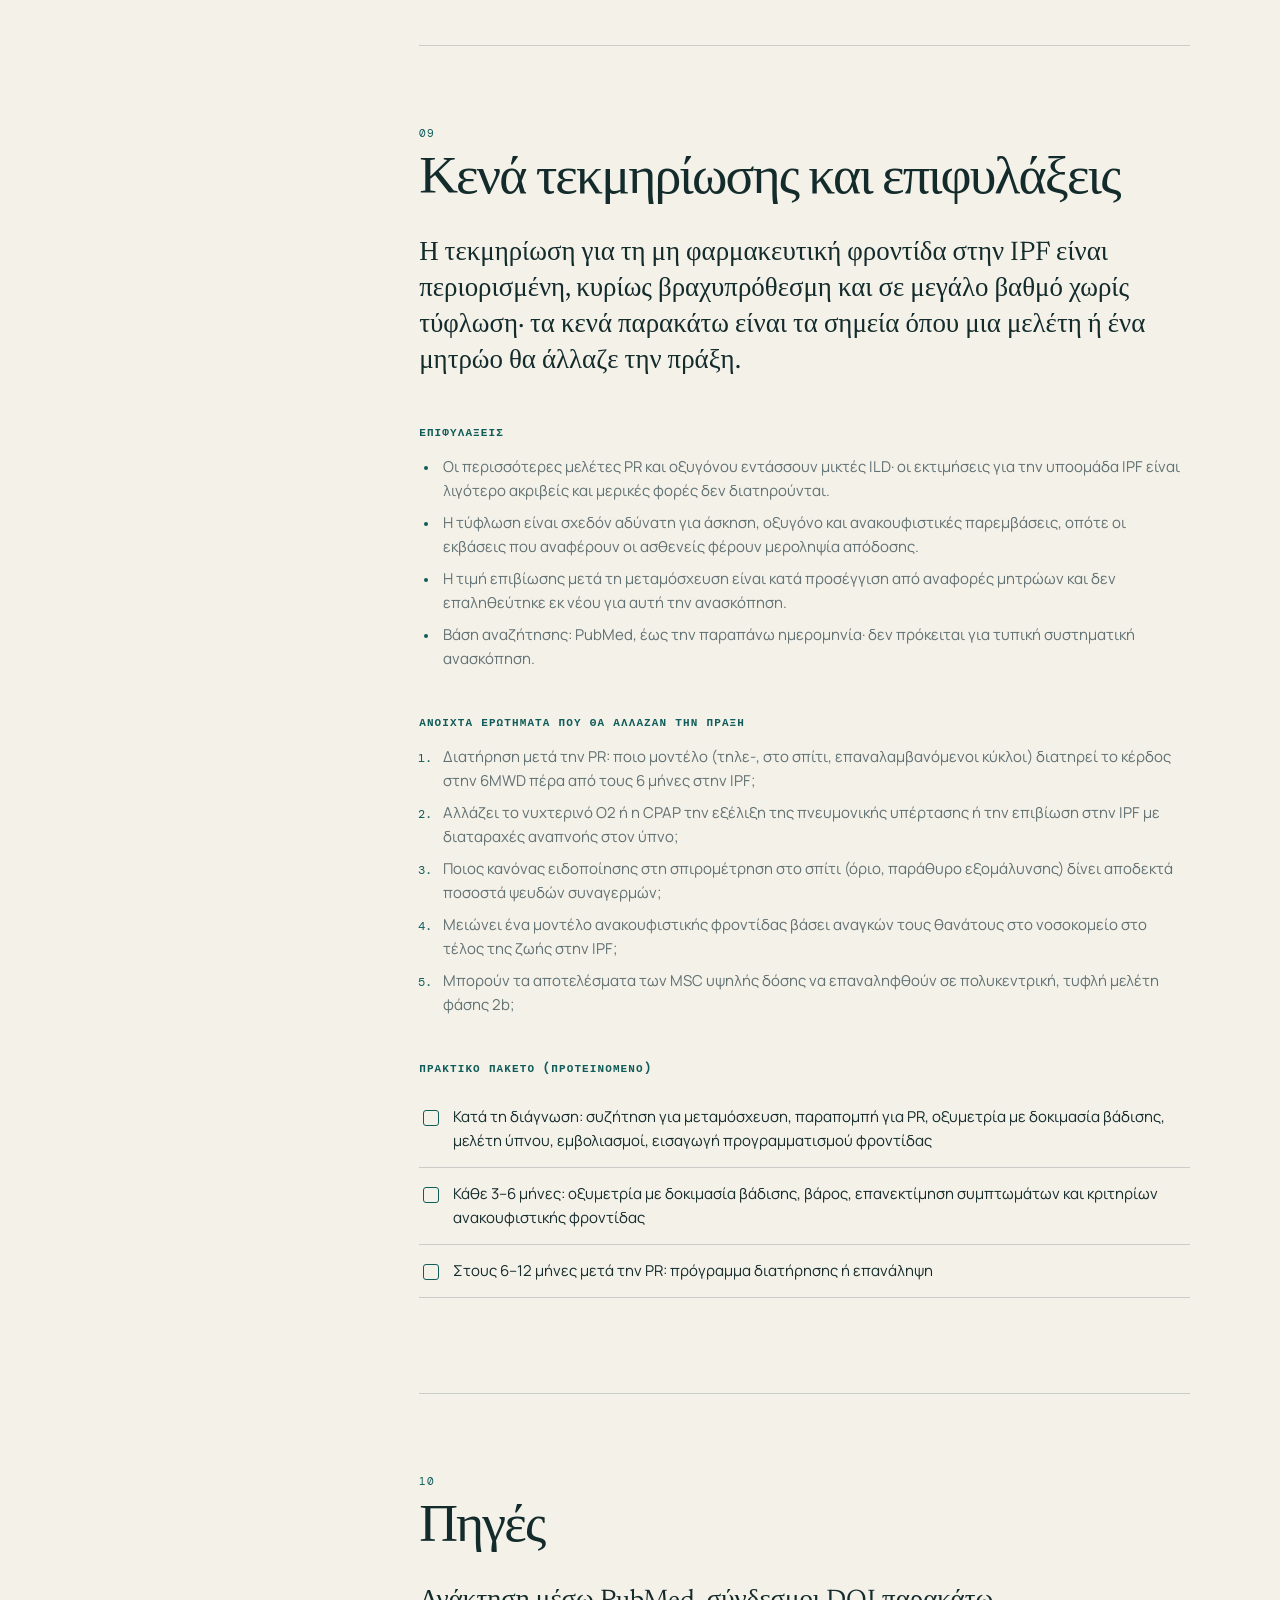
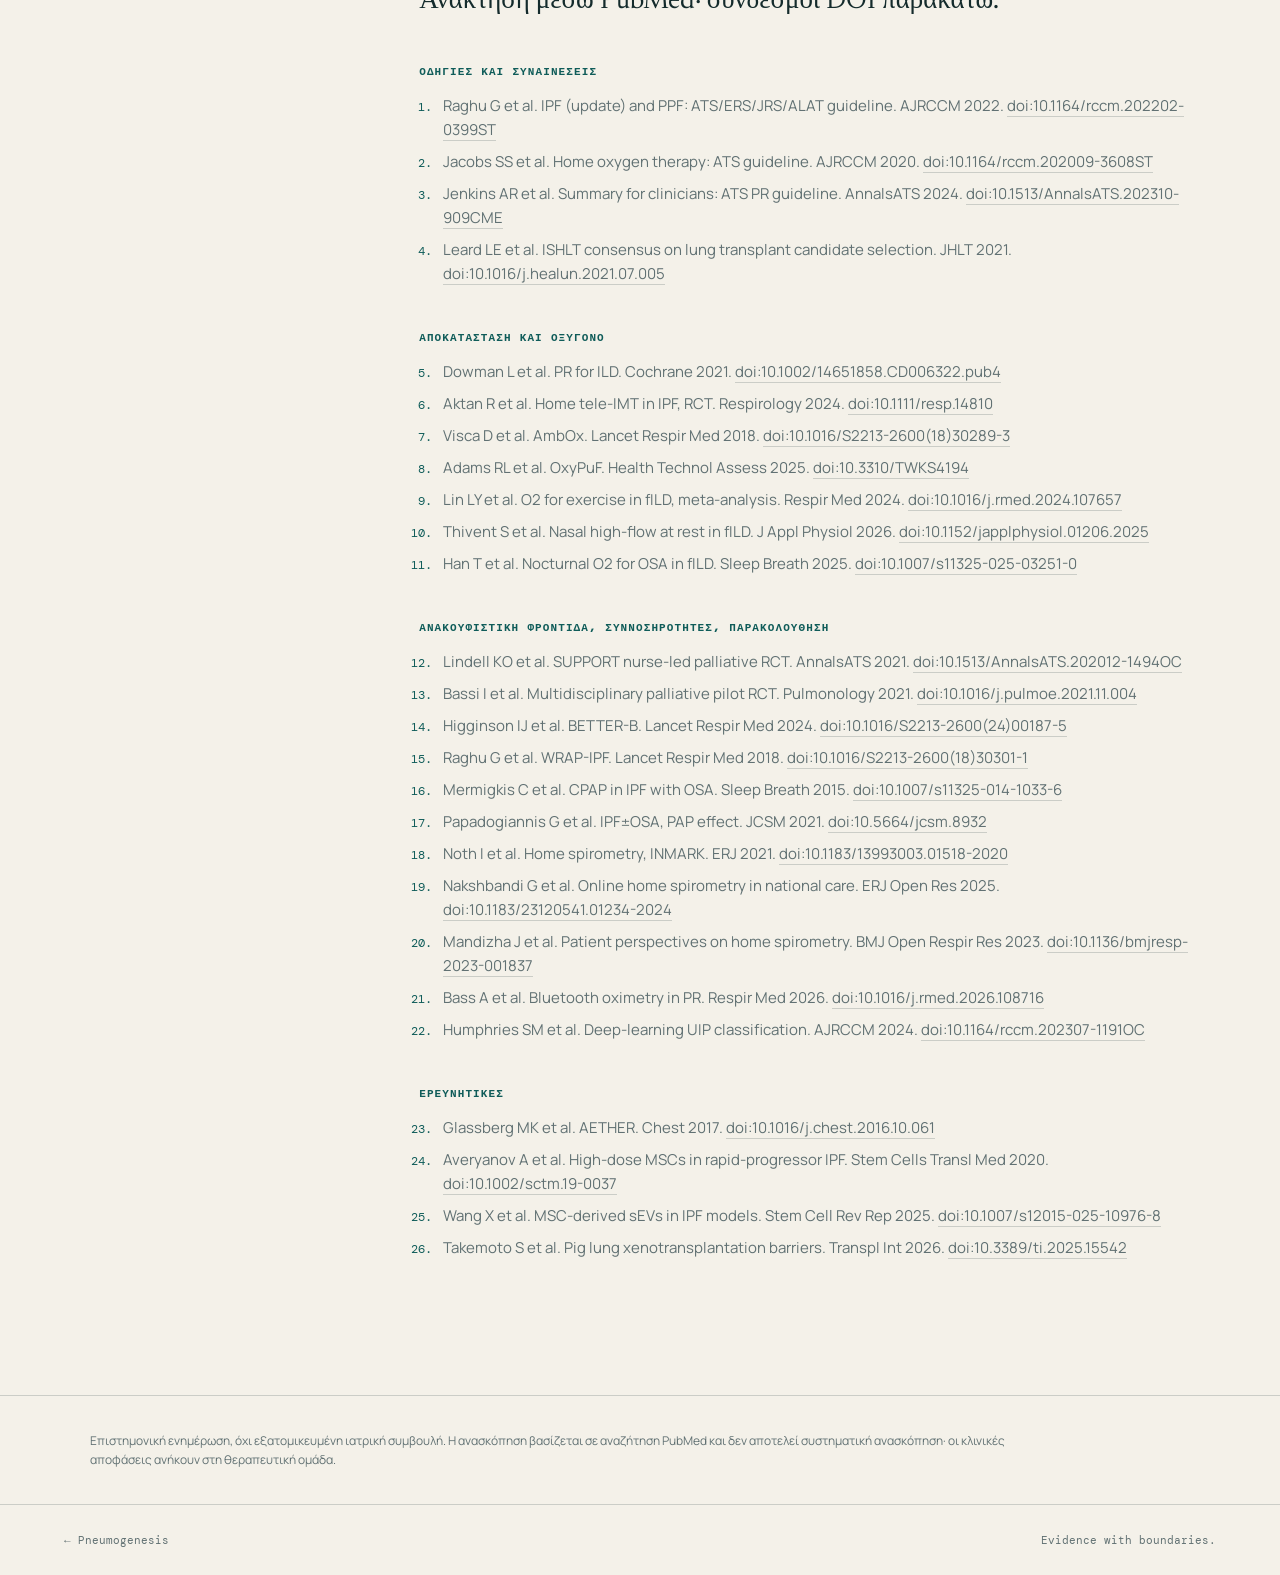
<file: ipf-interventions/index.html>
<!doctype html>
<html lang="el" data-lang="el">
<head>
  <meta charset="utf-8">
  <meta name="viewport" content="width=device-width, initial-scale=1">
  <meta name="description" content="Μη φαρμακευτικές παρεμβάσεις στην IPF — ανασκόπηση τεκμηρίωσης 2026 / Non-Pharmacological Interventions in IPF — Evidence Review 2026: αποκατάσταση, οξυγόνο, μεταμόσχευση, ανακουφιστική φροντίδα, συννοσηρότητες, απομακρυσμένη παρακολούθηση.">
  <title>Μη φαρμακευτικές παρεμβάσεις στην IPF | Pneumogenesis</title>
  <script>
    (function () {
      var lang = null;
      try { lang = new URLSearchParams(location.search).get('lang'); } catch (e) {}
      if (lang !== 'en' && lang !== 'el') { try { lang = localStorage.getItem('pg-lang'); } catch (e) {} }
      if (lang !== 'en' && lang !== 'el') lang = 'el';
      document.documentElement.setAttribute('data-lang', lang);
      document.documentElement.lang = lang;
    })();
  </script>
<link rel="canonical" id="pg-canonical" href="https://learn.pneumogenesis.gr/ipf-interventions/">
<link rel="alternate" hreflang="el" href="https://learn.pneumogenesis.gr/ipf-interventions/?lang=el">
<link rel="alternate" hreflang="en" href="https://learn.pneumogenesis.gr/ipf-interventions/?lang=en">
<link rel="alternate" hreflang="x-default" href="https://learn.pneumogenesis.gr/ipf-interventions/">
<script>(function(){try{if(document.documentElement.getAttribute("data-lang")==="en"){document.getElementById("pg-canonical").href="https://learn.pneumogenesis.gr/ipf-interventions/?lang=en";}}catch(e){}})();</script>

  <link rel="preconnect" href="https://fonts.googleapis.com">
  <link rel="preconnect" href="https://fonts.gstatic.com" crossorigin>
  <link href="https://fonts.googleapis.com/css2?family=DM+Mono:wght@400;500&family=Manrope:wght@400;500;600;700&family=Newsreader:opsz,wght@6..72,400;6..72,500&display=swap" rel="stylesheet">
  <link rel="stylesheet" href="../assets/site.css">
</head>
<body class="report-page review-page">
  <header class="site-header">
    <a class="brand" href="../" aria-label="Pneumogenesis — αρχική">
      <span class="brand-mark" aria-hidden="true"><i></i><i></i><i></i></span>
      <span><strong>Pneumogenesis</strong><small>Pulmonary Fibrosis Intelligence</small></span>
    </a>
    <nav aria-label="Πλοήγηση review / Review navigation">
      <a href="#bottom-line"><span class="t-en" lang="en">Bottom line</span><span class="t-el" lang="el">Η ουσία</span></a>
      <a href="#pulmonary-rehabilitation-and-exercise-training"><span class="t-en" lang="en">Rehabilitation</span><span class="t-el" lang="el">Αποκατάσταση</span></a>
      <a href="#sources"><span class="t-en" lang="en">Sources</span><span class="t-el" lang="el">Πηγές</span></a>
      <div class="lang-switch" role="group" aria-label="Γλώσσα / Language">
        <button type="button" data-set-lang="el" lang="el">ΕΛ</button>
        <button type="button" data-set-lang="en" lang="en">EN</button>
      </div>
    </nav>
  </header>

  <main>
    <section class="report-hero review-hero">
      <div class="report-meta">
        <span><span class="t-en" lang="en">IPF · EVIDENCE REVIEW</span><span class="t-el" lang="el">IPF · ΑΝΑΣΚΟΠΗΣΗ ΤΕΚΜΗΡΙΩΣΗΣ</span></span>
        <span><span class="t-en" lang="en">Evidence through 01.10.2026</span><span class="t-el" lang="el">Τεκμηρίωση έως 01.10.2026</span></span>
      </div>
      <h1><span class="t-en" lang="en">Beyond drugs:<br><em>what really helps in IPF.</em></span><span class="t-el" lang="el">Πέρα από τα φάρμακα:<br><em>τι πραγματικά βοηθά στην IPF.</em></span></h1>
      <p class="report-deck"><span class="t-en" lang="en">Non-Pharmacological Interventions in IPF — Evidence Review (2026). Rehabilitation, oxygen, transplantation, palliative care, comorbidities, remote monitoring and investigational approaches, each with its certainty of evidence and guideline status.</span><span class="t-el" lang="el">Μη φαρμακευτικές παρεμβάσεις στην IPF — Ανασκόπηση τεκμηρίωσης (2026). Αποκατάσταση, οξυγόνο, μεταμόσχευση, ανακουφιστική φροντίδα, συννοσηρότητες, απομακρυσμένη παρακολούθηση και ερευνητικές προσεγγίσεις, με βαθμό βεβαιότητας και θέση των κατευθυντήριων οδηγιών.</span></p>
      <div class="hero-actions">
        <a class="button button-primary" href="#bottom-line"><span class="t-en" lang="en">Bottom line</span><span class="t-el" lang="el">Η ουσία</span> <span>↓</span></a>
        <a class="button button-ghost" href="#pulmonary-rehabilitation-and-exercise-training"><span class="t-en" lang="en">Pulmonary rehabilitation</span><span class="t-el" lang="el">Πνευμονική αποκατάσταση</span></a>
      </div>
    </section>

    <div class="review-layout">
      <aside class="review-toc" aria-label="Περιεχόμενα / Contents">
        <p class="section-label"><span class="t-en" lang="en">CONTENTS</span><span class="t-el" lang="el">ΠΕΡΙΕΧΟΜΕΝΑ</span></p>
        <ol>
          <li><a href="#bottom-line"><span class="t-en" lang="en">Bottom line</span><span class="t-el" lang="el">Η ουσία</span></a></li>
          <li><a href="#pulmonary-rehabilitation-and-exercise-training"><span class="t-en" lang="en">Pulmonary rehabilitation and exercise training</span><span class="t-el" lang="el">Πνευμονική αποκατάσταση και άσκηση</span></a></li>
          <li><a href="#oxygen-therapy"><span class="t-en" lang="en">Oxygen therapy</span><span class="t-el" lang="el">Οξυγονοθεραπεία</span></a></li>
          <li><a href="#lung-transplantation"><span class="t-en" lang="en">Lung transplantation</span><span class="t-el" lang="el">Μεταμόσχευση πνεύμονα</span></a></li>
          <li><a href="#symptom-directed-and-palliative-care"><span class="t-en" lang="en">Symptom-directed and palliative care</span><span class="t-el" lang="el">Συμπτωματική και ανακουφιστική φροντίδα</span></a></li>
          <li><a href="#comorbidity-directed-interventions"><span class="t-en" lang="en">Comorbidity-directed interventions</span><span class="t-el" lang="el">Παρεμβάσεις για τις συννοσηρότητες</span></a></li>
          <li><a href="#digital-and-remote-monitoring"><span class="t-en" lang="en">Digital and remote monitoring</span><span class="t-el" lang="el">Ψηφιακή και απομακρυσμένη παρακολούθηση</span></a></li>
          <li><a href="#investigational-approaches"><span class="t-en" lang="en">Investigational approaches</span><span class="t-el" lang="el">Ερευνητικές προσεγγίσεις</span></a></li>
          <li><a href="#evidence-gaps-and-caveats"><span class="t-en" lang="en">Evidence gaps and caveats</span><span class="t-el" lang="el">Κενά τεκμηρίωσης και επιφυλάξεις</span></a></li>
          <li><a href="#sources"><span class="t-en" lang="en">Sources</span><span class="t-el" lang="el">Πηγές</span></a></li>
        </ol>
      </aside>
      <article class="review-body">
      <section class="review-section" id="bottom-line">
        <p class="section-label">01</p>
        <h2><span class="t-en" lang="en">Bottom line</span><span class="t-el" lang="el">Η ουσία</span></h2>
        <p class="section-lead"><span class="t-en" lang="en">Only lung transplantation changes survival in IPF. Pulmonary rehabilitation and ambulatory oxygen reliably improve function and quality of life; everything else is supportive, comorbidity-directed, or investigational.</span><span class="t-el" lang="el">Μόνο η μεταμόσχευση πνεύμονα μεταβάλλει την επιβίωση στην IPF. Η πνευμονική αποκατάσταση και το οξυγόνο κατά την κίνηση βελτιώνουν αξιόπιστα τη λειτουργικότητα και την ποιότητα ζωής· όλα τα υπόλοιπα είναι υποστηρικτικά, στοχεύουν συννοσηρότητες ή είναι ερευνητικά.</span></p><div class="table-wrap"><table><thead><tr><th scope="col"><span class="t-en" lang="en">Intervention</span><span class="t-el" lang="el">Παρέμβαση</span></th><th scope="col"><span class="t-en" lang="en">Main effect</span><span class="t-el" lang="el">Κύριο αποτέλεσμα</span></th><th scope="col"><span class="t-en" lang="en">Certainty</span><span class="t-el" lang="el">Βεβαιότητα</span></th><th scope="col"><span class="t-en" lang="en">Guideline status</span><span class="t-el" lang="el">Θέση οδηγιών</span></th><th scope="col"><span class="t-en" lang="en">Use now?</span><span class="t-el" lang="el">Χρήση τώρα;</span></th></tr></thead><tbody><tr><th scope="row"><span class="t-en" lang="en">Lung transplantation</span><span class="t-el" lang="el">Μεταμόσχευση πνεύμονα</span></th><td><span class="t-en" lang="en">Only survival-changing option; median survival ~5–6 y post-transplant</span><span class="t-el" lang="el">Η μόνη επιλογή που μεταβάλλει την επιβίωση· διάμεση επιβίωση ~5–6 έτη μετά τη μεταμόσχευση</span></td><td><span class="t-en" lang="en">Moderate (registry)</span><span class="t-el" lang="el">Μέτρια (μητρώα)</span></td><td><span class="t-en" lang="en">ISHLT 2021: refer at diagnosis</span><span class="t-el" lang="el">ISHLT 2021: παραπομπή κατά τη διάγνωση</span></td><td><span class="t-en" lang="en">Yes — refer early</span><span class="t-el" lang="el">Ναι — έγκαιρη παραπομπή</span></td></tr><tr><th scope="row"><span class="t-en" lang="en">Pulmonary rehabilitation</span><span class="t-el" lang="el">Πνευμονική αποκατάσταση</span></th><td><span class="t-en" lang="en">6MWD +37 m; SGRQ −7.9 in IPF</span><span class="t-el" lang="el">6MWD +37 m· SGRQ −7,9 στην IPF</span></td><td><span class="t-en" lang="en">Moderate</span><span class="t-el" lang="el">Μέτρια</span></td><td><span class="t-en" lang="en">ATS 2023: strong rec. (ILD)</span><span class="t-el" lang="el">ATS 2023: ισχυρή σύσταση (ILD)</span></td><td><span class="t-en" lang="en">Yes — all symptomatic patients</span><span class="t-el" lang="el">Ναι — όλοι οι συμπτωματικοί ασθενείς</span></td></tr><tr><th scope="row"><span class="t-en" lang="en">Ambulatory O2 (exertional SpO2 ≤88%)</span><span class="t-el" lang="el">O2 κατά την κίνηση (SpO2 στην προσπάθεια ≤88%)</span></th><td><span class="t-en" lang="en">K-BILD +3.7; less exertional dyspnoea</span><span class="t-el" lang="el">K-BILD +3,7· λιγότερη δύσπνοια στην προσπάθεια</span></td><td><span class="t-en" lang="en">Low</span><span class="t-el" lang="el">Χαμηλή</span></td><td><span class="t-en" lang="en">ATS 2020: conditional rec.</span><span class="t-el" lang="el">ATS 2020: υπό όρους σύσταση</span></td><td><span class="t-en" lang="en">Yes</span><span class="t-el" lang="el">Ναι</span></td></tr><tr><th scope="row"><span class="t-en" lang="en">LTOT (severe resting hypoxaemia)</span><span class="t-el" lang="el">Μακροχρόνια οξυγονοθεραπεία — LTOT (σοβαρή υποξαιμία ηρεμίας)</span></th><td><span class="t-en" lang="en">Assumed survival benefit (COPD extrapolation)</span><span class="t-el" lang="el">Υποτιθέμενο όφελος επιβίωσης (αναγωγή από τη ΧΑΠ)</span></td><td><span class="t-en" lang="en">Low</span><span class="t-el" lang="el">Χαμηλή</span></td><td><span class="t-en" lang="en">ATS 2020: strong rec.</span><span class="t-el" lang="el">ATS 2020: ισχυρή σύσταση</span></td><td><span class="t-en" lang="en">Yes</span><span class="t-el" lang="el">Ναι</span></td></tr><tr><th scope="row"><span class="t-en" lang="en">Early / needs-triggered palliative care</span><span class="t-el" lang="el">Πρώιμη / βάσει αναγκών ανακουφιστική φροντίδα</span></th><td><span class="t-en" lang="en">Better preparedness; slower rise in dyspnoea and depression</span><span class="t-el" lang="el">Καλύτερη προετοιμασία· βραδύτερη επιδείνωση δύσπνοιας και κατάθλιψης</span></td><td><span class="t-en" lang="en">Low</span><span class="t-el" lang="el">Χαμηλή</span></td><td><span class="t-en" lang="en">Best practice</span><span class="t-el" lang="el">Βέλτιστη πρακτική</span></td><td><span class="t-en" lang="en">Yes</span><span class="t-el" lang="el">Ναι</span></td></tr><tr><th scope="row"><span class="t-en" lang="en">CPAP for OSA</span><span class="t-el" lang="el">CPAP για αποφρακτική άπνοια ύπνου (OSA)</span></th><td><span class="t-en" lang="en">Better sleep and QoL; survival signal with adherence</span><span class="t-el" lang="el">Καλύτερος ύπνος και ποιότητα ζωής· ένδειξη οφέλους επιβίωσης με καλή συμμόρφωση</span></td><td><span class="t-en" lang="en">Very low (observational)</span><span class="t-el" lang="el">Πολύ χαμηλή (μελέτες παρατήρησης)</span></td><td><span class="t-en" lang="en">Not addressed</span><span class="t-el" lang="el">Δεν εξετάζεται</span></td><td><span class="t-en" lang="en">Yes — screen at diagnosis</span><span class="t-el" lang="el">Ναι — έλεγχος κατά τη διάγνωση</span></td></tr><tr><th scope="row"><span class="t-en" lang="en">Home spirometry</span><span class="t-el" lang="el">Σπιρομέτρηση στο σπίτι</span></th><td><span class="t-en" lang="en">Feasible; poor slope agreement with clinic</span><span class="t-el" lang="el">Εφικτή· φτωχή συμφωνία κλίσης με το ιατρείο</span></td><td><span class="t-en" lang="en">Low</span><span class="t-el" lang="el">Χαμηλή</span></td><td><span class="t-en" lang="en">Not addressed</span><span class="t-el" lang="el">Δεν εξετάζεται</span></td><td><span class="t-en" lang="en">Selected patients</span><span class="t-el" lang="el">Επιλεγμένοι ασθενείς</span></td></tr><tr><th scope="row"><span class="t-en" lang="en">Inspiratory muscle training</span><span class="t-el" lang="el">Εκγύμναση εισπνευστικών μυών</span></th><td><span class="t-en" lang="en">MIP, 6MWD, mMRC improved</span><span class="t-el" lang="el">Βελτίωση MIP, 6MWD, mMRC</span></td><td><span class="t-en" lang="en">Very low (n=28)</span><span class="t-el" lang="el">Πολύ χαμηλή (n=28)</span></td><td><span class="t-en" lang="en">Not addressed</span><span class="t-el" lang="el">Δεν εξετάζεται</span></td><td><span class="t-en" lang="en">Adjunct only</span><span class="t-el" lang="el">Μόνο συμπληρωματικά</span></td></tr><tr><th scope="row"><span class="t-en" lang="en">Anti-reflux surgery</span><span class="t-el" lang="el">Χειρουργική αντιμετώπιση παλινδρόμησης</span></th><td><span class="t-en" lang="en">No significant FVC benefit</span><span class="t-el" lang="el">Χωρίς σημαντικό όφελος στη FVC</span></td><td><span class="t-en" lang="en">Low</span><span class="t-el" lang="el">Χαμηλή</span></td><td><span class="t-en" lang="en">2022: conditional rec. against (for IPF)</span><span class="t-el" lang="el">2022: υπό όρους σύσταση κατά (για την IPF)</span></td><td><span class="t-en" lang="en">Only for reflux itself</span><span class="t-el" lang="el">Μόνο για την ίδια την παλινδρόμηση</span></td></tr><tr><th scope="row"><span class="t-en" lang="en">MSC cell therapy</span><span class="t-el" lang="el">Θεραπεία με μεσεγχυματικά κύτταρα (MSC)</span></th><td><span class="t-en" lang="en">Safe; efficacy signal in n=20</span><span class="t-el" lang="el">Ασφαλής· ένδειξη αποτελεσματικότητας σε n=20</span></td><td><span class="t-en" lang="en">Very low</span><span class="t-el" lang="el">Πολύ χαμηλή</span></td><td><span class="t-en" lang="en">Not addressed</span><span class="t-el" lang="el">Δεν εξετάζεται</span></td><td><span class="t-en" lang="en">Trials only</span><span class="t-el" lang="el">Μόνο σε κλινικές μελέτες</span></td></tr></tbody></table></div>
      </section>
      <section class="review-section" id="pulmonary-rehabilitation-and-exercise-training">
        <p class="section-label">02</p>
        <h2><span class="t-en" lang="en">Pulmonary rehabilitation and exercise training</span><span class="t-el" lang="el">Πνευμονική αποκατάσταση και άσκηση</span></h2>
        <p class="section-lead"><span class="t-en" lang="en">Pulmonary rehabilitation (PR) is the best-evidenced non-drug intervention in IPF: about +37 m 6MWD and about −8 SGRQ points, with no signal of harm. Benefit decays by 6–12 months, so maintenance strategy matters as much as the initial programme.</span><span class="t-el" lang="el">Η πνευμονική αποκατάσταση (PR) είναι η καλύτερα τεκμηριωμένη μη φαρμακευτική παρέμβαση στην IPF: περίπου +37 m στην 6MWD και περίπου −8 μονάδες στο SGRQ, χωρίς ένδειξη βλάβης. Το όφελος εξασθενεί σε 6–12 μήνες, οπότε η στρατηγική διατήρησης μετρά όσο και το αρχικό πρόγραμμα.</span></p><h3><span class="t-en" lang="en">Observed (Cochrane 2021, 21 RCTs; <a href="https://doi.org/10.1002/14651858.CD006322.pub4" target="_blank" rel="noopener">Dowman et al.</a>)</span><span class="t-el" lang="el">Παρατηρούμενα (Cochrane 2021, 21 RCT· <a href="https://doi.org/10.1002/14651858.CD006322.pub4" target="_blank" rel="noopener">Dowman et al.</a>)</span></h3><div class="table-wrap"><table><thead><tr><th scope="col"><span class="t-en" lang="en">Outcome</span><span class="t-el" lang="el">Έκβαση</span></th><th scope="col"><span class="t-en" lang="en">All ILD, MD (95% CI)</span><span class="t-el" lang="el">Όλες οι ILD, MD (95% CI)</span></th><th scope="col"><span class="t-en" lang="en">IPF subgroup, MD (95% CI)</span><span class="t-el" lang="el">Υποομάδα IPF, MD (95% CI)</span></th><th scope="col"><span class="t-en" lang="en">Certainty</span><span class="t-el" lang="el">Βεβαιότητα</span></th></tr></thead><tbody><tr><th scope="row">6MWD, m</th><td><span class="t-en" lang="en">+40.1 (32.7 to 47.4)</span><span class="t-el" lang="el">+40,1 (32,7 έως 47,4)</span></td><td><span class="t-en" lang="en">+37.3 (26.2 to 48.3)</span><span class="t-el" lang="el">+37,3 (26,2 έως 48,3)</span></td><td><span class="t-en" lang="en">Moderate</span><span class="t-el" lang="el">Μέτρια</span></td></tr><tr><th scope="row"><span class="t-en" lang="en">SGRQ total, points</span><span class="t-el" lang="el">SGRQ συνολικό, μονάδες</span></th><td><span class="t-en" lang="en">−9.3 (−11.1 to −7.5)</span><span class="t-el" lang="el">−9,3 (−11,1 έως −7,5)</span></td><td><span class="t-en" lang="en">−7.9 (−10.6 to −5.3)</span><span class="t-el" lang="el">−7,9 (−10,6 έως −5,3)</span></td><td><span class="t-en" lang="en">Moderate</span><span class="t-el" lang="el">Μέτρια</span></td></tr><tr><th scope="row"><span class="t-en" lang="en">Dyspnoea, SMD</span><span class="t-el" lang="el">Δύσπνοια, SMD</span></th><td><span class="t-en" lang="en">−0.36 (−0.58 to −0.14)</span><span class="t-el" lang="el">−0,36 (−0,58 έως −0,14)</span></td><td><span class="t-en" lang="en">−0.41 (−0.74 to −0.09)</span><span class="t-el" lang="el">−0,41 (−0,74 έως −0,09)</span></td><td><span class="t-en" lang="en">Low</span><span class="t-el" lang="el">Χαμηλή</span></td></tr><tr><th scope="row">VO2peak, mL/kg/min</th><td><span class="t-en" lang="en">+1.28 (0.51 to 2.05)</span><span class="t-el" lang="el">+1,28 (0,51 έως 2,05)</span></td><td><span class="t-en" lang="en">+1.45 (0.51 to 2.40)</span><span class="t-el" lang="el">+1,45 (0,51 έως 2,40)</span></td><td><span class="t-en" lang="en">Low</span><span class="t-el" lang="el">Χαμηλή</span></td></tr><tr><th scope="row"><span class="t-en" lang="en">6MWD at 6–12 mo, m</span><span class="t-el" lang="el">6MWD στους 6–12 μήνες, m</span></th><td><span class="t-en" lang="en">+32.4 (15.6 to 49.3)</span><span class="t-el" lang="el">+32,4 (15,6 έως 49,3)</span></td><td><span class="t-en" lang="en">Not sustained significantly; dyspnoea and SGRQ Impact sustained</span><span class="t-el" lang="el">Δεν διατηρείται σημαντικά· δύσπνοια και SGRQ Impact διατηρούνται</span></td><td><span class="t-en" lang="en">Moderate / low</span><span class="t-el" lang="el">Μέτρια / χαμηλή</span></td></tr></tbody></table></div><ul><li><span class="t-en" lang="en">No PR-related adverse events across 10 reporting studies. Survival effect uncertain.</span><span class="t-el" lang="el">Καμία ανεπιθύμητη ενέργεια σχετιζόμενη με την PR σε 10 μελέτες που την κατέγραψαν. Η επίδραση στην επιβίωση είναι αβέβαιη.</span></li><li><span class="t-en" lang="en">Guideline status: ATS 2023 PR guideline recommends PR for adults with ILD (strong) and accepts tele-rehabilitation as an alternative to centre-based PR (conditional) (<a href="https://doi.org/10.1513/AnnalsATS.202310-909CME" target="_blank" rel="noopener">clinician summary</a>).</span><span class="t-el" lang="el">Θέση οδηγιών: η οδηγία ATS 2023 για την PR τη συνιστά σε ενήλικες με ILD (ισχυρή σύσταση) και αποδέχεται την τηλε-αποκατάσταση ως εναλλακτική του προγράμματος σε κέντρο (υπό όρους) (<a href="https://doi.org/10.1513/AnnalsATS.202310-909CME" target="_blank" rel="noopener">σύνοψη για κλινικούς</a>).</span></li></ul><h3><span class="t-en" lang="en">Interpretation</span><span class="t-el" lang="el">Ερμηνεία</span></h3><ul><li><span class="t-en" lang="en">Benefit size in IPF is comparable to COPD in the short term, but the decay is faster, plausibly because the disease keeps progressing underneath.</span><span class="t-el" lang="el">Το μέγεθος του οφέλους στην IPF είναι συγκρίσιμο με τη ΧΑΠ βραχυπρόθεσμα, αλλά εξασθενεί ταχύτερα — πιθανώς επειδή η νόσος συνεχίζει να εξελίσσεται από κάτω.</span></li><li><span class="t-en" lang="en">Refer early: patients with better baseline function retain more of the gain; late referral after heavy desaturation yields smaller absolute benefit.</span><span class="t-el" lang="el">Έγκαιρη παραπομπή: οι ασθενείς με καλύτερη αρχική λειτουργικότητα διατηρούν μεγαλύτερο μέρος του κέρδους· η καθυστερημένη παραπομπή, μετά από έντονο αποκορεσμό, αποδίδει μικρότερο απόλυτο όφελος.</span></li></ul><h3><span class="t-en" lang="en">Adjuncts and delivery modes</span><span class="t-el" lang="el">Συμπληρωματικές παρεμβάσεις και τρόποι παροχής</span></h3><div class="table-wrap"><table><thead><tr><th scope="col"><span class="t-en" lang="en">Modality</span><span class="t-el" lang="el">Μορφή</span></th><th scope="col"><span class="t-en" lang="en">Best evidence</span><span class="t-el" lang="el">Καλύτερη τεκμηρίωση</span></th><th scope="col"><span class="t-en" lang="en">Status</span><span class="t-el" lang="el">Κατάσταση</span></th></tr></thead><tbody><tr><th scope="row"><span class="t-en" lang="en">Tele-rehabilitation / home-based</span><span class="t-el" lang="el">Τηλε-αποκατάσταση / στο σπίτι</span></th><td><span class="t-en" lang="en">Small RCTs plus the ATS 2023 conditional recommendation</span><span class="t-el" lang="el">Μικρές RCT και η υπό όρους σύσταση ATS 2023</span></td><td><span class="t-en" lang="en">Usable now where centre access is poor</span><span class="t-el" lang="el">Χρήσιμη ήδη όπου η πρόσβαση σε κέντρο είναι δύσκολη</span></td></tr><tr><th scope="row"><span class="t-en" lang="en">Inspiratory muscle training (IMT)</span><span class="t-el" lang="el">Εκγύμναση εισπνευστικών μυών (IMT)</span></th><td><span class="t-en" lang="en">One 28-patient home tele-IMT RCT in IPF: improved MIP, 6MWD and mMRC (<a href="https://doi.org/10.1111/resp.14810" target="_blank" rel="noopener">Aktan 2024</a>)</span><span class="t-el" lang="el">Μία RCT 28 ασθενών με IPF, με tele-IMT στο σπίτι: βελτίωση MIP, 6MWD και mMRC (<a href="https://doi.org/10.1111/resp.14810" target="_blank" rel="noopener">Aktan 2024</a>)</span></td><td><span class="t-en" lang="en">Promising, underpowered; adjunct only</span><span class="t-el" lang="el">Υποσχόμενη, χαμηλή στατιστική ισχύς· μόνο συμπληρωματικά</span></td></tr><tr><th scope="row"><span class="t-en" lang="en">Supplemental O2 during training</span><span class="t-el" lang="el">Συμπληρωματικό O2 κατά την άσκηση</span></th><td><span class="t-en" lang="en">Not consistently shown to increase training gains</span><span class="t-el" lang="el">Δεν έχει δειχθεί σταθερά ότι αυξάνει τα οφέλη της άσκησης</span></td><td><span class="t-en" lang="en">Use for safety when SpO2 &lt;85–88% on exertion</span><span class="t-el" lang="el">Χρήση για ασφάλεια όταν SpO2 &lt;85–88% στην προσπάθεια</span></td></tr><tr><th scope="row"><span class="t-en" lang="en">Maintenance programmes</span><span class="t-el" lang="el">Προγράμματα διατήρησης</span></th><td><span class="t-en" lang="en">Pilot and feasibility trials only</span><span class="t-el" lang="el">Μόνο πιλοτικές μελέτες και μελέτες σκοπιμότητας</span></td><td><span class="t-en" lang="en">Main open question</span><span class="t-el" lang="el">Το κύριο ανοιχτό ερώτημα</span></td></tr></tbody></table></div><p class="action"><b><span class="t-en" lang="en">Action</span><span class="t-el" lang="el">Ενέργεια</span></b><span><span class="t-en" lang="en">refer every newly diagnosed IPF patient with exertional limitation; plan a maintenance or repeat cycle at 6–12 months.</span><span class="t-el" lang="el">παραπομπή κάθε νεοδιαγνωσθέντος ασθενούς με IPF και περιορισμό στην προσπάθεια· προγραμματισμός κύκλου διατήρησης ή επανάληψης στους 6–12 μήνες.</span></span></p>
      </section>
      <section class="review-section" id="oxygen-therapy">
        <p class="section-label">03</p>
        <h2><span class="t-en" lang="en">Oxygen therapy</span><span class="t-el" lang="el">Οξυγονοθεραπεία</span></h2>
        <p class="section-lead"><span class="t-en" lang="en">Oxygen improves exertional symptoms and HRQoL in fibrotic ILD with exertional desaturation (K-BILD +3.7 in AmbOx), but no trial shows a survival or progression benefit. A definitive RCT is now unlikely: OxyPuF closed for lack of equipoise.</span><span class="t-el" lang="el">Το οξυγόνο βελτιώνει τα συμπτώματα στην προσπάθεια και την ποιότητα ζωής στην ινωτική ILD με αποκορεσμό στην προσπάθεια (K-BILD +3,7 στη μελέτη AmbOx), αλλά καμία μελέτη δεν δείχνει όφελος στην επιβίωση ή στην εξέλιξη. Μια οριστική RCT είναι πλέον απίθανη: η OxyPuF έκλεισε λόγω έλλειψης ισορροπίας (equipoise).</span></p><div class="table-wrap"><table><thead><tr><th scope="col"><span class="t-en" lang="en">Setting</span><span class="t-el" lang="el">Πλαίσιο</span></th><th scope="col"><span class="t-en" lang="en">Key evidence</span><span class="t-el" lang="el">Βασική τεκμηρίωση</span></th><th scope="col"><span class="t-en" lang="en">Effect</span><span class="t-el" lang="el">Αποτέλεσμα</span></th><th scope="col"><span class="t-en" lang="en">Guideline (ATS 2020)</span><span class="t-el" lang="el">Οδηγία (ATS 2020)</span></th></tr></thead><tbody><tr><th scope="row"><span class="t-en" lang="en">Severe resting hypoxaemia</span><span class="t-el" lang="el">Σοβαρή υποξαιμία ηρεμίας</span></th><td><span class="t-en" lang="en">Extrapolated from COPD; no ILD RCT</span><span class="t-el" lang="el">Αναγωγή από τη ΧΑΠ· καμία RCT σε ILD</span></td><td><span class="t-en" lang="en">Survival benefit assumed, not shown in ILD</span><span class="t-el" lang="el">Όφελος επιβίωσης υποτίθεται, δεν έχει δειχθεί σε ILD</span></td><td><span class="t-en" lang="en">LTOT: strong rec., low-quality evidence</span><span class="t-el" lang="el">LTOT: ισχυρή σύσταση, τεκμηρίωση χαμηλής ποιότητας</span></td></tr><tr><th scope="row"><span class="t-en" lang="en">Isolated exertional desaturation (SpO2 ≤88%)</span><span class="t-el" lang="el">Μεμονωμένος αποκορεσμός στην προσπάθεια (SpO2 ≤88%)</span></th><td><span class="t-en" lang="en"><a href="https://doi.org/10.1016/S2213-2600(18)30289-3" target="_blank" rel="noopener">AmbOx</a>: crossover RCT, n=84, 2 weeks each arm</span><span class="t-el" lang="el"><a href="https://doi.org/10.1016/S2213-2600(18)30289-3" target="_blank" rel="noopener">AmbOx</a>: διασταυρούμενη RCT, n=84, 2 εβδομάδες ανά σκέλος</span></td><td><span class="t-en" lang="en">K-BILD +3.7 (1.8 to 5.6); breathlessness/activity +8.6; psychological domain NS</span><span class="t-el" lang="el">K-BILD +3,7 (1,8 έως 5,6)· δύσπνοια/δραστηριότητα +8,6· ψυχολογικό πεδίο NS</span></td><td><span class="t-en" lang="en">Ambulatory O2: conditional rec., low-quality evidence</span><span class="t-el" lang="el">O2 κατά την κίνηση: υπό όρους σύσταση, τεκμηρίωση χαμηλής ποιότητας</span></td></tr><tr><th scope="row"><span class="t-en" lang="en">Exertional, pragmatic 6-month RCT</span><span class="t-el" lang="el">Προσπάθεια, πραγματιστική RCT 6 μηνών</span></th><td><span class="t-en" lang="en"><a href="https://doi.org/10.3310/TWKS4194" target="_blank" rel="noopener">OxyPuF</a>: target 260, stopped after 7 randomised</span><span class="t-el" lang="el"><a href="https://doi.org/10.3310/TWKS4194" target="_blank" rel="noopener">OxyPuF</a>: στόχος 260, διακόπηκε μετά από 7 τυχαιοποιήσεις</span></td><td><span class="t-en" lang="en">Uninformative; qualitative data show high acceptability</span><span class="t-el" lang="el">Μη πληροφοριακή· ποιοτικά δεδομένα δείχνουν υψηλή αποδοχή</span></td><td>—</td></tr><tr><th scope="row"><span class="t-en" lang="en">During exercise (pooled)</span><span class="t-el" lang="el">Κατά την άσκηση (συγκεντρωτικά)</span></th><td><span class="t-en" lang="en"><a href="https://doi.org/10.1016/j.rmed.2024.107657" target="_blank" rel="noopener">Meta-analysis</a>, 14 RCTs, n=370</span><span class="t-el" lang="el"><a href="https://doi.org/10.1016/j.rmed.2024.107657" target="_blank" rel="noopener">Μετα-ανάλυση</a>, 14 RCT, n=370</span></td><td><span class="t-en" lang="en">SpO2 +6.3%; endurance +122 s; Borg dyspnoea −0.75</span><span class="t-el" lang="el">SpO2 +6,3%· αντοχή +122 s· δύσπνοια Borg −0,75</span></td><td>—</td></tr><tr><th scope="row"><span class="t-en" lang="en">High-flow nasal O2 (HFNO) at rest, O2-naive</span><span class="t-el" lang="el">Ρινικό O2 υψηλής ροής (HFNO) στην ηρεμία, χωρίς προηγούμενη χρήση O2</span></th><td><span class="t-en" lang="en"><a href="https://doi.org/10.1152/japplphysiol.01206.2025" target="_blank" rel="noopener">Crossover RCT</a>, n=15</span><span class="t-el" lang="el"><a href="https://doi.org/10.1152/japplphysiol.01206.2025" target="_blank" rel="noopener">Διασταυρούμενη RCT</a>, n=15</span></td><td><span class="t-en" lang="en">Lower minute ventilation vs room air, but about +1 Borg unit dyspnoea vs conventional O2</span><span class="t-el" lang="el">Χαμηλότερος κατά λεπτό αερισμός έναντι ατμοσφαιρικού αέρα, αλλά περίπου +1 μονάδα Borg δύσπνοιας έναντι συμβατικού O2</span></td><td><span class="t-en" lang="en">Not addressed</span><span class="t-el" lang="el">Δεν εξετάζεται</span></td></tr><tr><th scope="row"><span class="t-en" lang="en">Nocturnal O2 with OSA</span><span class="t-el" lang="el">Νυχτερινό O2 με OSA</span></th><td><span class="t-en" lang="en"><a href="https://doi.org/10.1007/s11325-025-03251-0" target="_blank" rel="noopener">Crossover RCT</a>, n=41, one night</span><span class="t-el" lang="el"><a href="https://doi.org/10.1007/s11325-025-03251-0" target="_blank" rel="noopener">Διασταυρούμενη RCT</a>, n=41, μία νύχτα</span></td><td><span class="t-en" lang="en">AHI −9.3/h; ODI −8.8/h; more N3 sleep</span><span class="t-el" lang="el">AHI −9,3/ώρα· ODI −8,8/ώρα· περισσότερος ύπνος N3</span></td><td><span class="t-en" lang="en">Not addressed</span><span class="t-el" lang="el">Δεν εξετάζεται</span></td></tr></tbody></table></div><h3><span class="t-en" lang="en">Interpretation</span><span class="t-el" lang="el">Ερμηνεία</span></h3><ul><li><span class="t-en" lang="en">Ambulatory O2 is symptomatic therapy. Titrate to an exertional SpO2 target (≥88–90%) on a walk test rather than a fixed flow; IPF often needs &gt;4 L/min or a reservoir device on exertion.</span><span class="t-el" lang="el">Το O2 κατά την κίνηση είναι συμπτωματική θεραπεία. Τιτλοποίηση με στόχο SpO2 στην προσπάθεια (≥88–90%) σε δοκιμασία βάδισης, όχι με σταθερή ροή· στην IPF χρειάζονται συχνά &gt;4 L/min ή συσκευή με ασκό στην προσπάθεια.</span></li><li><span class="t-en" lang="en">HFNO trades a lower ventilatory load against more perceived dyspnoea in naive patients. Physiologically attractive for training sessions; not for routine home use.</span><span class="t-el" lang="el">Το HFNO ανταλλάσσει μικρότερο αναπνευστικό φορτίο με περισσότερη αντιληπτή δύσπνοια σε ασθενείς χωρίς προηγούμενη χρήση. Φυσιολογικά ελκυστικό για συνεδρίες άσκησης· όχι για συστηματική χρήση στο σπίτι.</span></li><li><span class="t-en" lang="en">Nocturnal desaturation in IPF tracks with pulmonary hypertension and worse survival, but nocturnal O2 has no outcome trial. Overnight oximetry at diagnosis is a reasonable screen.</span><span class="t-el" lang="el">Ο νυχτερινός αποκορεσμός στην IPF συνδέεται με πνευμονική υπέρταση και χειρότερη επιβίωση, αλλά για το νυχτερινό O2 δεν υπάρχει μελέτη εκβάσεων. Η ολονύκτια οξυμετρία κατά τη διάγνωση είναι εύλογος έλεγχος.</span></li></ul><p class="action"><b><span class="t-en" lang="en">Action</span><span class="t-el" lang="el">Ενέργεια</span></b><span><span class="t-en" lang="en">walk-test oximetry at every review; prescribe ambulatory O2 for SpO2 ≤88% with symptoms; liquid or high-capacity portable systems when exertional need is &gt;3 L/min.</span><span class="t-el" lang="el">οξυμετρία με δοκιμασία βάδισης σε κάθε επανεκτίμηση· συνταγογράφηση O2 κατά την κίνηση για SpO2 ≤88% με συμπτώματα· συστήματα υγρού O2 ή φορητά υψηλής απόδοσης όταν η ανάγκη στην προσπάθεια είναι &gt;3 L/min.</span></span></p>
      </section>
      <section class="review-section" id="lung-transplantation">
        <p class="section-label">04</p>
        <h2><span class="t-en" lang="en">Lung transplantation</span><span class="t-el" lang="el">Μεταμόσχευση πνεύμονα</span></h2>
        <p class="section-lead"><span class="t-en" lang="en">Transplant is the only intervention that changes survival in end-stage IPF. The commonest failure is late referral, not ineligibility: the ISHLT 2021 consensus says refer IPF at diagnosis (<a href="https://doi.org/10.1016/j.healun.2021.07.005" target="_blank" rel="noopener">Leard et al., JHLT 2021</a>).</span><span class="t-el" lang="el">Η μεταμόσχευση είναι η μόνη παρέμβαση που μεταβάλλει την επιβίωση στην IPF τελικού σταδίου. Η συχνότερη αποτυχία είναι η καθυστερημένη παραπομπή, όχι η μη καταλληλότητα: η συναίνεση ISHLT 2021 ορίζει παραπομπή της IPF κατά τη διάγνωση (<a href="https://doi.org/10.1016/j.healun.2021.07.005" target="_blank" rel="noopener">Leard et al., JHLT 2021</a>).</span></p><div class="table-wrap"><table><thead><tr><th scope="col"><span class="t-en" lang="en">Step</span><span class="t-el" lang="el">Βήμα</span></th><th scope="col"><span class="t-en" lang="en">ISHLT 2021 trigger (fibrotic ILD)</span><span class="t-el" lang="el">Κριτήριο ISHLT 2021 (ινωτική ILD)</span></th></tr></thead><tbody><tr><th scope="row"><span class="t-en" lang="en">Refer</span><span class="t-el" lang="el">Παραπομπή</span></th><td><span class="t-en" lang="en">Histological or radiological UIP/IPF at diagnosis, irrespective of lung function; or FVC &lt;80% or DLCO &lt;40%; or any relative decline FVC ≥10%, DLCO ≥15%, or FVC ≥5% with symptomatic/radiological progression over 2 years; or O2 need at rest or exertion</span><span class="t-el" lang="el">Ιστολογική ή ακτινολογική UIP/IPF κατά τη διάγνωση, ανεξαρτήτως πνευμονικής λειτουργίας· ή FVC &lt;80% ή DLCO &lt;40%· ή οποιαδήποτε σχετική πτώση FVC ≥10%, DLCO ≥15%, ή FVC ≥5% με συμπτωματική/ακτινολογική εξέλιξη σε 2 έτη· ή ανάγκη O2 στην ηρεμία ή στην προσπάθεια</span></td></tr><tr><th scope="row"><span class="t-en" lang="en">List</span><span class="t-el" lang="el">Ένταξη σε λίστα</span></th><td><span class="t-en" lang="en">FVC decline ≥10% over 6 months; DLCO decline ≥10% over 6 months; SpO2 &lt;88% or 6MWD fall &gt;50 m over 6 months; pulmonary hypertension; hospitalisation for respiratory decline, pneumothorax or acute exacerbation</span><span class="t-el" lang="el">Πτώση FVC ≥10% σε 6 μήνες· πτώση DLCO ≥10% σε 6 μήνες· SpO2 &lt;88% ή μείωση 6MWD &gt;50 m σε 6 μήνες· πνευμονική υπέρταση· νοσηλεία για αναπνευστική επιδείνωση, πνευμοθώρακα ή οξεία παρόξυνση</span></td></tr></tbody></table></div><h3><span class="t-en" lang="en">Observed / reasoned</span><span class="t-el" lang="el">Παρατηρούμενα / τεκμηριωμένα</span></h3><ul><li><span class="t-en" lang="en">Post-transplant median survival for IPF is approximately 5–6 years in registry data, below COPD and CF recipients (approximate figure from ISHLT registry reports; not re-verified here).</span><span class="t-el" lang="el">Η διάμεση επιβίωση μετά τη μεταμόσχευση για την IPF είναι περίπου 5–6 έτη στα δεδομένα μητρώων, χαμηλότερη από τους λήπτες με ΧΑΠ και κυστική ίνωση (κατά προσέγγιση τιμή από αναφορές του μητρώου ISHLT· δεν επαληθεύτηκε εκ νέου εδώ).</span></li><li><span class="t-en" lang="en">Age is no longer an absolute contraindication under ISHLT 2021; frailty, BMI and comorbidity drive risk. Short telomeres (TERT/TERC/RTEL1) raise risk of cytopenias and CMV complications post-transplant and should be known before listing.</span><span class="t-el" lang="el">Η ηλικία δεν αποτελεί πλέον απόλυτη αντένδειξη κατά ISHLT 2021· ο κίνδυνος καθορίζεται από την ευθραυστότητα, τον ΔΜΣ και τις συννοσηρότητες. Τα βραχέα τελομερή (TERT/TERC/RTEL1) αυξάνουν τον κίνδυνο κυτταροπενιών και επιπλοκών CMV μετά τη μεταμόσχευση και πρέπει να είναι γνωστά πριν από την ένταξη σε λίστα.</span></li><li><span class="t-en" lang="en">Antifibrotics can be continued to transplant; pooled data do not show excess anastomotic complications.</span><span class="t-el" lang="el">Τα αντιινωτικά μπορούν να συνεχιστούν έως τη μεταμόσχευση· τα συγκεντρωτικά δεδομένα δεν δείχνουν περίσσεια επιπλοκών αναστόμωσης.</span></li><li><span class="t-en" lang="en">ECMO bridging is feasible only for listed candidates with a realistic transplant prospect; it is not a destination therapy.</span><span class="t-el" lang="el">Η γεφύρωση με ECMO είναι εφικτή μόνο για υποψηφίους σε λίστα με ρεαλιστική προοπτική μεταμόσχευσης· δεν αποτελεί θεραπεία προορισμού.</span></li></ul><h3><span class="t-en" lang="en">Horizon (not clinical)</span><span class="t-el" lang="el">Ορίζοντας (όχι κλινική πράξη)</span></h3><ul><li><span class="t-en" lang="en">Gene-edited pig lung xenotransplant: first brain-dead human recipient reported in 2025, with no hyperacute rejection but progressive inflammatory injury and graft dysfunction. Multi-month lung xenograft survival is not yet achieved even in non-human primates (<a href="https://doi.org/10.3389/ti.2025.15542" target="_blank" rel="noopener">Takemoto et al., 2026</a>). Not a near-term option.</span><span class="t-el" lang="el">Ξενομεταμόσχευση γενετικά τροποποιημένου χοίρειου πνεύμονα: ο πρώτος εγκεφαλικά νεκρός άνθρωπος λήπτης αναφέρθηκε το 2025, χωρίς υπεροξεία απόρριψη αλλά με προοδευτική φλεγμονώδη βλάβη και δυσλειτουργία του μοσχεύματος. Επιβίωση πνευμονικού ξενομοσχεύματος για πολλούς μήνες δεν έχει επιτευχθεί ακόμη ούτε σε μη ανθρώπινα πρωτεύοντα (<a href="https://doi.org/10.3389/ti.2025.15542" target="_blank" rel="noopener">Takemoto et al., 2026</a>). Δεν αποτελεί επιλογή του άμεσου μέλλοντος.</span></li></ul><p class="action"><b><span class="t-en" lang="en">Action</span><span class="t-el" lang="el">Ενέργεια</span></b><span><span class="t-en" lang="en">discuss transplant at the diagnosis visit for every IPF patient ≤70–72 years without hard contraindications; send telomere/genetic testing early when there is family history or cytopenia.</span><span class="t-el" lang="el">συζήτηση για μεταμόσχευση στην επίσκεψη της διάγνωσης για κάθε ασθενή με IPF ≤70–72 ετών χωρίς απόλυτες αντενδείξεις· έγκαιρος έλεγχος τελομερών/γενετικός όταν υπάρχει οικογενειακό ιστορικό ή κυτταροπενία.</span></span></p>
      </section>
      <section class="review-section" id="symptom-directed-and-palliative-care">
        <p class="section-label">05</p>
        <h2><span class="t-en" lang="en">Symptom-directed and palliative care</span><span class="t-el" lang="el">Συμπτωματική και ανακουφιστική φροντίδα</span></h2>
        <p class="section-lead"><span class="t-en" lang="en">Early, structured palliative input improves preparedness and slows the rise in breathlessness and depression in small ILD RCTs. No non-drug intervention for IPF cough has IPF-specific RCT support.</span><span class="t-el" lang="el">Η πρώιμη, δομημένη ανακουφιστική παρέμβαση βελτιώνει την προετοιμασία και επιβραδύνει την επιδείνωση της δύσπνοιας και της κατάθλιψης σε μικρές RCT σε ILD. Καμία μη φαρμακευτική παρέμβαση για τον βήχα της IPF δεν έχει υποστήριξη από RCT ειδικά σε IPF.</span></p><div class="table-wrap"><table><thead><tr><th scope="col"><span class="t-en" lang="en">Intervention</span><span class="t-el" lang="el">Παρέμβαση</span></th><th scope="col"><span class="t-en" lang="en">Evidence in IPF/ILD</span><span class="t-el" lang="el">Τεκμηρίωση σε IPF/ILD</span></th><th scope="col"><span class="t-en" lang="en">Result</span><span class="t-el" lang="el">Αποτέλεσμα</span></th><th scope="col"><span class="t-en" lang="en">Grade</span><span class="t-el" lang="el">Βαθμός</span></th></tr></thead><tbody><tr><th scope="row"><span class="t-en" lang="en">Nurse-led early palliative programme (SUPPORT)</span><span class="t-el" lang="el">Πρώιμο ανακουφιστικό πρόγραμμα με νοσηλευτική καθοδήγηση (SUPPORT)</span></th><td><span class="t-en" lang="en"><a href="https://doi.org/10.1513/AnnalsATS.202012-1494OC" target="_blank" rel="noopener">Lindell 2021</a>, RCT, 76 patient–caregiver dyads</span><span class="t-el" lang="el"><a href="https://doi.org/10.1513/AnnalsATS.202012-1494OC" target="_blank" rel="noopener">Lindell 2021</a>, RCT, 76 ζεύγη ασθενούς–φροντιστή</span></td><td><span class="t-en" lang="en">Better caregiver knowledge, preparedness and confidence; more advance care planning. 20% died during the study</span><span class="t-el" lang="el">Καλύτερη γνώση, προετοιμασία και αυτοπεποίθηση των φροντιστών· περισσότερος προγραμματισμός φροντίδας. Το 20% απεβίωσε κατά τη μελέτη</span></td><td><span class="t-en" lang="en">Low</span><span class="t-el" lang="el">Χαμηλή</span></td></tr><tr><th scope="row"><span class="t-en" lang="en">Multidisciplinary palliative approach (physio, psychology, palliative, ILD)</span><span class="t-el" lang="el">Πολυεπιστημονική ανακουφιστική προσέγγιση (φυσικοθεραπεία, ψυχολογία, ανακουφιστική, ILD)</span></th><td><span class="t-en" lang="en"><a href="https://doi.org/10.1016/j.pulmoe.2021.11.004" target="_blank" rel="noopener">Bassi 2021</a>, pilot RCT, n=50, advanced ILD</span><span class="t-el" lang="el"><a href="https://doi.org/10.1016/j.pulmoe.2021.11.004" target="_blank" rel="noopener">Bassi 2021</a>, πιλοτική RCT, n=50, προχωρημένη ILD</span></td><td><span class="t-en" lang="en">Lower Borg dyspnoea and CES-D at 6 and 12 months; other scales unchanged</span><span class="t-el" lang="el">Χαμηλότερη δύσπνοια Borg και CES-D στους 6 και 12 μήνες· οι λοιπές κλίμακες αμετάβλητες</span></td><td><span class="t-en" lang="en">Low</span><span class="t-el" lang="el">Χαμηλή</span></td></tr><tr><th scope="row"><span class="t-en" lang="en">Breathlessness self-management (fan, pacing, breathing techniques, anxiety)</span><span class="t-el" lang="el">Αυτοδιαχείριση δύσπνοιας (ανεμιστήρας, ρύθμιση ρυθμού, τεχνικές αναπνοής, άγχος)</span></th><td><span class="t-en" lang="en">Extrapolated from mixed-disease breathlessness services</span><span class="t-el" lang="el">Αναγωγή από υπηρεσίες δύσπνοιας μικτών νοσημάτων</span></td><td><span class="t-en" lang="en">Plausible and cheap; no ILD-specific RCT</span><span class="t-el" lang="el">Εύλογη και φθηνή· καμία RCT ειδικά σε ILD</span></td><td><span class="t-en" lang="en">Very low</span><span class="t-el" lang="el">Πολύ χαμηλή</span></td></tr><tr><th scope="row"><span class="t-en" lang="en">Behavioural cough suppression / speech-language therapy</span><span class="t-el" lang="el">Συμπεριφορική καταστολή βήχα / λογοθεραπεία</span></th><td><span class="t-en" lang="en">Extrapolated from refractory chronic cough</span><span class="t-el" lang="el">Αναγωγή από τον ανθεκτικό χρόνιο βήχα</span></td><td><span class="t-en" lang="en">IPF cough is partly neural hypersensitivity, so mechanism is plausible; not tested</span><span class="t-el" lang="el">Ο βήχας της IPF οφείλεται εν μέρει σε νευρική υπερευαισθησία, άρα ο μηχανισμός είναι εύλογος· δεν έχει ελεγχθεί</span></td><td><span class="t-en" lang="en">Very low</span><span class="t-el" lang="el">Πολύ χαμηλή</span></td></tr><tr><th scope="row"><span class="t-en" lang="en">Mirtazapine for breathlessness (drug comparator)</span><span class="t-el" lang="el">Μιρταζαπίνη για τη δύσπνοια (φαρμακευτικός συγκριτής)</span></th><td><span class="t-en" lang="en"><a href="https://doi.org/10.1016/S2213-2600(24)00187-5" target="_blank" rel="noopener">BETTER-B</a>, phase 3, n=225, COPD/ILD</span><span class="t-el" lang="el"><a href="https://doi.org/10.1016/S2213-2600(24)00187-5" target="_blank" rel="noopener">BETTER-B</a>, φάσης 3, n=225, ΧΑΠ/ILD</span></td><td><span class="t-en" lang="en">No benefit (NRS difference 0.1); more adverse reactions</span><span class="t-el" lang="el">Κανένα όφελος (διαφορά NRS 0,1)· περισσότερες ανεπιθύμητες ενέργειες</span></td><td><span class="t-en" lang="en">High (negative)</span><span class="t-el" lang="el">Υψηλή (αρνητική)</span></td></tr></tbody></table></div><h3><span class="t-en" lang="en">Interpretation</span><span class="t-el" lang="el">Ερμηνεία</span></h3><ul><li><span class="t-en" lang="en">BETTER-B is relevant here because it removes a common off-label drug option. That strengthens the case for non-drug breathlessness packages delivered by PR and palliative teams.</span><span class="t-el" lang="el">Η BETTER-B έχει σημασία εδώ επειδή αφαιρεί μια συχνή off-label φαρμακευτική επιλογή. Αυτό ενισχύει την επιχειρηματολογία για μη φαρμακευτικά πακέτα διαχείρισης δύσπνοιας από ομάδες PR και ανακουφιστικής φροντίδας.</span></li><li><span class="t-en" lang="en">Palliative care in IPF is under-used and often arrives in the final hospitalisation. A needs-triggered model (e.g. after the first respiratory admission, new O2 requirement or FVC &lt;50%) is more realistic than universal referral.</span><span class="t-el" lang="el">Η ανακουφιστική φροντίδα στην IPF υποχρησιμοποιείται και συχνά φτάνει στην τελευταία νοσηλεία. Ένα μοντέλο βάσει αναγκών (π.χ. μετά την πρώτη αναπνευστική νοσηλεία, νέα ανάγκη για O2 ή FVC &lt;50%) είναι πιο ρεαλιστικό από την καθολική παραπομπή.</span></li></ul><p class="action"><b><span class="t-en" lang="en">Action</span><span class="t-el" lang="el">Ενέργεια</span></b><span><span class="t-en" lang="en">introduce advance care planning in the first year; trigger palliative referral on defined events; give every symptomatic patient written breathlessness self-management advice.</span><span class="t-el" lang="el">εισαγωγή του προγραμματισμού φροντίδας τον πρώτο χρόνο· παραπομπή σε ανακουφιστική φροντίδα με βάση καθορισμένα συμβάντα· γραπτές οδηγίες αυτοδιαχείρισης δύσπνοιας σε κάθε συμπτωματικό ασθενή.</span></span></p>
      </section>
      <section class="review-section" id="comorbidity-directed-interventions">
        <p class="section-label">06</p>
        <h2><span class="t-en" lang="en">Comorbidity-directed interventions</span><span class="t-el" lang="el">Παρεμβάσεις για τις συννοσηρότητες</span></h2>
        <p class="section-lead"><span class="t-en" lang="en">Treat comorbidities for their own sake, not as disease-modifying IPF therapy. Anti-reflux surgery did not significantly slow FVC decline, and the 2022 guideline advises against it for IPF outcomes; OSA treatment has the strongest observational signal.</span><span class="t-el" lang="el">Οι συννοσηρότητες αντιμετωπίζονται για τον εαυτό τους, όχι ως θεραπεία που τροποποιεί την IPF. Η χειρουργική αντιμετώπιση της παλινδρόμησης δεν επιβράδυνε σημαντικά την πτώση της FVC, και η οδηγία του 2022 τη συνιστά κατά για εκβάσεις της IPF· η θεραπεία της OSA έχει την ισχυρότερη ένδειξη από μελέτες παρατήρησης.</span></p><div class="table-wrap"><table><thead><tr><th scope="col"><span class="t-en" lang="en">Intervention</span><span class="t-el" lang="el">Παρέμβαση</span></th><th scope="col"><span class="t-en" lang="en">Evidence</span><span class="t-el" lang="el">Τεκμηρίωση</span></th><th scope="col"><span class="t-en" lang="en">Result</span><span class="t-el" lang="el">Αποτέλεσμα</span></th><th scope="col"><span class="t-en" lang="en">Guideline / grade</span><span class="t-el" lang="el">Οδηγία / βαθμός</span></th></tr></thead><tbody><tr><th scope="row"><span class="t-en" lang="en">Laparoscopic anti-reflux surgery (abnormal acid GER)</span><span class="t-el" lang="el">Λαπαροσκοπική αντιπαλινδρομική επέμβαση (παθολογική όξινη ΓΟΠ)</span></th><td><span class="t-en" lang="en"><a href="https://doi.org/10.1016/S2213-2600(18)30301-1" target="_blank" rel="noopener">WRAP-IPF</a>, phase 2 RCT, n=58</span><span class="t-el" lang="el"><a href="https://doi.org/10.1016/S2213-2600(18)30301-1" target="_blank" rel="noopener">WRAP-IPF</a>, RCT φάσης 2, n=58</span></td><td><span class="t-en" lang="en">FVC change at 48 wk −0.05 L vs −0.13 L (p=0.28); fewer AE/deaths, NS; dysphagia 29%</span><span class="t-el" lang="el">Μεταβολή FVC στις 48 εβδ. −0,05 L έναντι −0,13 L (p=0,28)· λιγότερες ΑΕ/θάνατοι, NS· δυσφαγία 29%</span></td><td><span class="t-en" lang="en">Conditional rec. against surgery for IPF (<a href="https://doi.org/10.1164/rccm.202202-0399ST" target="_blank" rel="noopener">ATS/ERS/JRS/ALAT 2022</a>)</span><span class="t-el" lang="el">Υπό όρους σύσταση κατά της επέμβασης για την IPF (<a href="https://doi.org/10.1164/rccm.202202-0399ST" target="_blank" rel="noopener">ATS/ERS/JRS/ALAT 2022</a>)</span></td></tr><tr><th scope="row"><span class="t-en" lang="en">CPAP for OSA (AHI ≥15)</span><span class="t-el" lang="el">CPAP για OSA (AHI ≥15)</span></th><td><span class="t-en" lang="en"><a href="https://doi.org/10.1007/s11325-014-1033-6" target="_blank" rel="noopener">Mermigkis 2015</a>, prospective, n=92 screened; <a href="https://doi.org/10.5664/jcsm.8932" target="_blank" rel="noopener">Papadogiannis 2021</a>, 7-year follow-up, n=45</span><span class="t-el" lang="el"><a href="https://doi.org/10.1007/s11325-014-1033-6" target="_blank" rel="noopener">Mermigkis 2015</a>, προοπτική, n=92 ελεγχθέντες· <a href="https://doi.org/10.5664/jcsm.8932" target="_blank" rel="noopener">Papadogiannis 2021</a>, παρακολούθηση 7 ετών, n=45</span></td><td><span class="t-en" lang="en">Better sleep/QoL with good adherence; survival better with ≥6 h/night use (p=0.04)</span><span class="t-el" lang="el">Καλύτερος ύπνος/ποιότητα ζωής με καλή συμμόρφωση· καλύτερη επιβίωση με χρήση ≥6 ώρες/νύχτα (p=0,04)</span></td><td><span class="t-en" lang="en">Observational; adherence is confounded with health status</span><span class="t-el" lang="el">Μελέτες παρατήρησης· η συμμόρφωση συγχέεται με την κατάσταση υγείας</span></td></tr><tr><th scope="row"><span class="t-en" lang="en">Nocturnal O2 when CPAP is not tolerated</span><span class="t-el" lang="el">Νυχτερινό O2 όταν η CPAP δεν γίνεται ανεκτή</span></th><td><span class="t-en" lang="en">One-night crossover RCT, n=41 (see Oxygen)</span><span class="t-el" lang="el">Διασταυρούμενη RCT μίας νύχτας, n=41 (βλ. Οξυγονοθεραπεία)</span></td><td><span class="t-en" lang="en">AHI −9.3/h</span><span class="t-el" lang="el">AHI −9,3/ώρα</span></td><td><span class="t-en" lang="en">Physiological only</span><span class="t-el" lang="el">Μόνο φυσιολογικά δεδομένα</span></td></tr><tr><th scope="row"><span class="t-en" lang="en">Smoking cessation</span><span class="t-el" lang="el">Διακοπή καπνίσματος</span></th><td><span class="t-en" lang="en">Standard of care</span><span class="t-el" lang="el">Καθιερωμένη φροντίδα</span></td><td><span class="t-en" lang="en">No IPF-specific trial needed</span><span class="t-el" lang="el">Δεν απαιτείται μελέτη ειδικά για IPF</span></td><td><span class="t-en" lang="en">Best practice</span><span class="t-el" lang="el">Βέλτιστη πρακτική</span></td></tr><tr><th scope="row"><span class="t-en" lang="en">Vaccination (influenza, pneumococcal, COVID-19, RSV for ≥60 y)</span><span class="t-el" lang="el">Εμβολιασμοί (γρίπη, πνευμονιόκοκκος, COVID-19, RSV για ≥60 ετών)</span></th><td><span class="t-en" lang="en">Extrapolated from chronic lung disease</span><span class="t-el" lang="el">Αναγωγή από τα χρόνια πνευμονικά νοσήματα</span></td><td><span class="t-en" lang="en">Infection is a major AE-IPF trigger</span><span class="t-el" lang="el">Η λοίμωξη είναι σημαντικός εκλυτικός παράγοντας οξείας παρόξυνσης IPF</span></td><td><span class="t-en" lang="en">Best practice</span><span class="t-el" lang="el">Βέλτιστη πρακτική</span></td></tr><tr><th scope="row"><span class="t-en" lang="en">Nutrition / weight preservation</span><span class="t-el" lang="el">Διατροφή / διατήρηση βάρους</span></th><td><span class="t-en" lang="en">Observational: weight loss and low BMI predict mortality; antifibrotics drive GI weight loss</span><span class="t-el" lang="el">Μελέτες παρατήρησης: η απώλεια βάρους και ο χαμηλός ΔΜΣ προβλέπουν θνητότητα· τα αντιινωτικά προκαλούν γαστρεντερική απώλεια βάρους</span></td><td><span class="t-en" lang="en">No interventional RCT in IPF</span><span class="t-el" lang="el">Καμία παρεμβατική RCT στην IPF</span></td><td><span class="t-en" lang="en">Very low</span><span class="t-el" lang="el">Πολύ χαμηλή</span></td></tr></tbody></table></div><h3><span class="t-en" lang="en">Interpretation</span><span class="t-el" lang="el">Ερμηνεία</span></h3><ul><li><span class="t-en" lang="en">WRAP-IPF was underpowered and had differential FVC data completeness (27 vs 20 at week 48). Surgery is reasonable for symptomatic refractory reflux or pre-transplant, not as antifibrotic strategy.</span><span class="t-el" lang="el">Η WRAP-IPF είχε χαμηλή στατιστική ισχύ και άνιση πληρότητα δεδομένων FVC (27 έναντι 20 στην εβδομάδα 48). Η επέμβαση είναι εύλογη για συμπτωματική ανθεκτική παλινδρόμηση ή πριν από μεταμόσχευση, όχι ως αντιινωτική στρατηγική.</span></li><li><span class="t-en" lang="en">OSA is common in IPF (over half of newly diagnosed patients in Greek cohorts) and is cheap to screen for. The CPAP–survival link may reflect healthy-adherer bias.</span><span class="t-el" lang="el">Η OSA είναι συχνή στην IPF (πάνω από τους μισούς νεοδιαγνωσθέντες ασθενείς σε ελληνικές κοορτές) και ο έλεγχός της είναι φθηνός. Η σύνδεση CPAP–επιβίωσης μπορεί να αντανακλά μεροληψία «υγιούς συμμορφούμενου».</span></li></ul><p class="action"><b><span class="t-en" lang="en">Action</span><span class="t-el" lang="el">Ενέργεια</span></b><span><span class="t-en" lang="en">polysomnography or validated home sleep testing at diagnosis; track weight at each visit with dietetic input when weight loss exceeds 5%; keep vaccinations current.</span><span class="t-el" lang="el">πολυσωμνογραφία ή επικυρωμένη μελέτη ύπνου στο σπίτι κατά τη διάγνωση· παρακολούθηση βάρους σε κάθε επίσκεψη, με διαιτολογική υποστήριξη όταν η απώλεια υπερβαίνει το 5%· ενημερωμένοι εμβολιασμοί.</span></span></p>
      </section>
      <section class="review-section" id="digital-and-remote-monitoring">
        <p class="section-label">07</p>
        <h2><span class="t-en" lang="en">Digital and remote monitoring</span><span class="t-el" lang="el">Ψηφιακή και απομακρυσμένη παρακολούθηση</span></h2>
        <p class="section-lead"><span class="t-en" lang="en">Home spirometry is feasible at scale and tracks absolute FVC well, but its measured rate of decline correlates poorly with clinic spirometry (r=0.26 over 52 weeks). Use it to flag change, not to replace clinic PFTs for treatment decisions.</span><span class="t-el" lang="el">Η σπιρομέτρηση στο σπίτι είναι εφικτή σε μεγάλη κλίμακα και παρακολουθεί καλά την απόλυτη FVC, αλλά ο ρυθμός πτώσης που μετρά συσχετίζεται φτωχά με τη σπιρομέτρηση του ιατρείου (r=0,26 σε 52 εβδομάδες). Χρησιμοποιείται για να επισημάνει μεταβολή, όχι για να αντικαταστήσει τις PFT του ιατρείου στις θεραπευτικές αποφάσεις.</span></p><div class="table-wrap"><table><thead><tr><th scope="col"><span class="t-en" lang="en">Tool</span><span class="t-el" lang="el">Εργαλείο</span></th><th scope="col"><span class="t-en" lang="en">Key evidence</span><span class="t-el" lang="el">Βασική τεκμηρίωση</span></th><th scope="col"><span class="t-en" lang="en">Finding</span><span class="t-el" lang="el">Εύρημα</span></th><th scope="col"><span class="t-en" lang="en">Readiness</span><span class="t-el" lang="el">Ετοιμότητα</span></th></tr></thead><tbody><tr><th scope="row"><span class="t-en" lang="en">Home spirometry, trial setting</span><span class="t-el" lang="el">Σπιρομέτρηση στο σπίτι, σε κλινική μελέτη</span></th><td><span class="t-en" lang="en"><a href="https://doi.org/10.1183/13993003.01518-2020" target="_blank" rel="noopener">INMARK</a>, n=346, 52 weeks</span><span class="t-el" lang="el"><a href="https://doi.org/10.1183/13993003.01518-2020" target="_blank" rel="noopener">INMARK</a>, n=346, 52 εβδομάδες</span></td><td><span class="t-en" lang="en">Adherence 86%; home vs clinic FVC r=0.72–0.84; rate-of-decline r=0.26</span><span class="t-el" lang="el">Συμμόρφωση 86%· FVC σπίτι έναντι ιατρείου r=0,72–0,84· ρυθμός πτώσης r=0,26</span></td><td><span class="t-en" lang="en">Valid for level, weak for slope</span><span class="t-el" lang="el">Έγκυρη για το επίπεδο, αδύναμη για την κλίση</span></td></tr><tr><th scope="row"><span class="t-en" lang="en">Online home spirometry, routine care</span><span class="t-el" lang="el">Online σπιρομέτρηση στο σπίτι, καθημερινή πράξη</span></th><td><span class="t-en" lang="en"><a href="https://doi.org/10.1183/23120541.01234-2024" target="_blank" rel="noopener">Dutch national cohort</a>, n=334 (IPF 73%)</span><span class="t-el" lang="el"><a href="https://doi.org/10.1183/23120541.01234-2024" target="_blank" rel="noopener">Ολλανδική εθνική κοορτή</a>, n=334 (IPF 73%)</span></td><td><span class="t-en" lang="en">IPF decline 170 mL/yr; within-patient CV 5.6%; 63% still using at 1 year; high satisfaction</span><span class="t-el" lang="el">Πτώση στην IPF 170 mL/έτος· ενδοατομικός CV 5,6%· 63% συνέχιζαν τη χρήση στον 1 χρόνο· υψηλή ικανοποίηση</span></td><td><span class="t-en" lang="en">Deployable in practice</span><span class="t-el" lang="el">Εφαρμόσιμη στην πράξη</span></td></tr><tr><th scope="row"><span class="t-en" lang="en">Patient experience</span><span class="t-el" lang="el">Εμπειρία ασθενών</span></th><td><span class="t-en" lang="en"><a href="https://doi.org/10.1136/bmjresp-2023-001837" target="_blank" rel="noopener">Qualitative study</a>, n=10</span><span class="t-el" lang="el"><a href="https://doi.org/10.1136/bmjresp-2023-001837" target="_blank" rel="noopener">Ποιοτική μελέτη</a>, n=10</span></td><td><span class="t-en" lang="en">Convenience, but worry and ambivalence about own FVC numbers; needs clinical feedback loop</span><span class="t-el" lang="el">Ευκολία, αλλά ανησυχία και αμφιθυμία για τις δικές τους τιμές FVC· απαιτείται κλινική ανατροφοδότηση</span></td><td><span class="t-en" lang="en">Consent and support essential</span><span class="t-el" lang="el">Η συναίνεση και η υποστήριξη είναι απαραίτητες</span></td></tr><tr><th scope="row"><span class="t-en" lang="en">Bluetooth oximetry in tele-rehab</span><span class="t-el" lang="el">Οξυμετρία Bluetooth στην τηλε-αποκατάσταση</span></th><td><a href="https://doi.org/10.1016/j.rmed.2026.108716" target="_blank" rel="noopener">Bass 2026</a>, n=14</td><td><span class="t-en" lang="en">Exercise artefact; 15–30 s averaging cut failure rate to ~35%</span><span class="t-el" lang="el">Τεχνικά σφάλματα στην άσκηση· ο μέσος όρος 15–30 s μείωσε το ποσοστό αποτυχίας σε ~35%</span></td><td><span class="t-en" lang="en">Not reliable during exercise yet</span><span class="t-el" lang="el">Όχι ακόμη αξιόπιστη κατά την άσκηση</span></td></tr><tr><th scope="row"><span class="t-en" lang="en">Deep-learning CT classification of UIP</span><span class="t-el" lang="el">Ταξινόμηση UIP στην CT με βαθιά μάθηση</span></th><td><span class="t-en" lang="en"><a href="https://doi.org/10.1164/rccm.202307-1191OC" target="_blank" rel="noopener">Humphries 2024</a>, external cohorts n=127–979</span><span class="t-el" lang="el"><a href="https://doi.org/10.1164/rccm.202307-1191OC" target="_blank" rel="noopener">Humphries 2024</a>, εξωτερικές κοορτές n=127–979</span></td><td><span class="t-en" lang="en">AUC 0.77–0.79 vs 0.65–0.71 visual; MIL-UIP+ HR for death 3.1–3.6; FVC decline −88 vs −45 mL/yr</span><span class="t-el" lang="el">AUC 0,77–0,79 έναντι 0,65–0,71 οπτικά· MIL-UIP+ HR θανάτου 3,1–3,6· πτώση FVC −88 έναντι −45 mL/έτος</span></td><td><span class="t-en" lang="en">Validated research tool; not a care pathway</span><span class="t-el" lang="el">Επικυρωμένο ερευνητικό εργαλείο· όχι κλινική οδός</span></td></tr></tbody></table></div><h3><span class="t-en" lang="en">Interpretation</span><span class="t-el" lang="el">Ερμηνεία</span></h3><ul><li><span class="t-en" lang="en">Home FVC noise (CV ~5.6%) is similar to the 5–10% thresholds used to define progression. Single readings mislead; rolling averages or joint models are required.</span><span class="t-el" lang="el">Ο θόρυβος της FVC στο σπίτι (CV ~5,6%) είναι παρόμοιος με τα όρια 5–10% που ορίζουν την εξέλιξη. Οι μεμονωμένες μετρήσεις παραπλανούν· απαιτούνται κυλιόμενοι μέσοι όροι ή κοινά μοντέλα.</span></li><li><span class="t-en" lang="en">The value of home monitoring is earlier detection of acute decline and better access for remote patients. No RCT shows it changes hard outcomes.</span><span class="t-el" lang="el">Η αξία της παρακολούθησης στο σπίτι είναι η εγκαιρότερη ανίχνευση οξείας επιδείνωσης και η καλύτερη πρόσβαση για απομακρυσμένους ασθενείς. Καμία RCT δεν δείχνει ότι αλλάζει σκληρές εκβάσεις.</span></li></ul><p class="action"><b><span class="t-en" lang="en">Action</span><span class="t-el" lang="el">Ενέργεια</span></b><span><span class="t-en" lang="en">offer home spirometry to motivated patients with a defined alert rule and a named clinician reviewing data; confirm any alert with clinic PFTs before changing therapy.</span><span class="t-el" lang="el">σπιρομέτρηση στο σπίτι σε ασθενείς με κίνητρο, με καθορισμένο κανόνα ειδοποίησης και συγκεκριμένο κλινικό ιατρό που ελέγχει τα δεδομένα· επιβεβαίωση κάθε ειδοποίησης με PFT ιατρείου πριν από αλλαγή θεραπείας.</span></span></p>
      </section>
      <section class="review-section" id="investigational-approaches">
        <p class="section-label">08</p>
        <h2><span class="t-en" lang="en">Investigational approaches</span><span class="t-el" lang="el">Ερευνητικές προσεγγίσεις</span></h2>
        <p class="section-lead"><span class="t-en" lang="en">Cell therapies are the main "non-classical" investigational route in IPF. Safety looks acceptable, but efficacy rests on trials of 9–20 patients; none is ready for practice, and unregulated stem-cell clinics should be actively discouraged.</span><span class="t-el" lang="el">Οι κυτταρικές θεραπείες είναι η κύρια «μη κλασική» ερευνητική οδός στην IPF. Η ασφάλεια φαίνεται αποδεκτή, αλλά η αποτελεσματικότητα στηρίζεται σε μελέτες 9–20 ασθενών· καμία δεν είναι έτοιμη για την πράξη, και οι μη ρυθμιζόμενες κλινικές βλαστοκυττάρων πρέπει να αποθαρρύνονται ενεργά.</span></p><div class="table-wrap"><table><thead><tr><th scope="col"><span class="t-en" lang="en">Approach</span><span class="t-el" lang="el">Προσέγγιση</span></th><th scope="col"><span class="t-en" lang="en">Best evidence</span><span class="t-el" lang="el">Καλύτερη τεκμηρίωση</span></th><th scope="col"><span class="t-en" lang="en">Result</span><span class="t-el" lang="el">Αποτέλεσμα</span></th><th scope="col"><span class="t-en" lang="en">Status</span><span class="t-el" lang="el">Κατάσταση</span></th></tr></thead><tbody><tr><th scope="row"><span class="t-en" lang="en">IV bone-marrow MSCs, single dose</span><span class="t-el" lang="el">Ενδοφλέβια MSC μυελού των οστών, εφάπαξ δόση</span></th><td><span class="t-en" lang="en"><a href="https://doi.org/10.1016/j.chest.2016.10.061" target="_blank" rel="noopener">AETHER</a>, phase 1, n=9</span><span class="t-el" lang="el"><a href="https://doi.org/10.1016/j.chest.2016.10.061" target="_blank" rel="noopener">AETHER</a>, φάσης 1, n=9</span></td><td><span class="t-en" lang="en">No treatment-emergent SAEs; FVC −3.0%, DLCO −5.4% at 60 weeks (uncontrolled)</span><span class="t-el" lang="el">Καμία σοβαρή ανεπιθύμητη ενέργεια από τη θεραπεία· FVC −3,0%, DLCO −5,4% στις 60 εβδομάδες (χωρίς ομάδα ελέγχου)</span></td><td><span class="t-en" lang="en">Safety only</span><span class="t-el" lang="el">Μόνο ασφάλεια</span></td></tr><tr><th scope="row"><span class="t-en" lang="en">High cumulative-dose allogeneic MSCs in rapid progressors</span><span class="t-el" lang="el">Υψηλή αθροιστική δόση αλλογενών MSC σε ταχέως εξελισσόμενους</span></th><td><span class="t-en" lang="en"><a href="https://doi.org/10.1002/sctm.19-0037" target="_blank" rel="noopener">Averyanov 2020</a>, phase 1/2 RCT, n=20</span><span class="t-el" lang="el"><a href="https://doi.org/10.1002/sctm.19-0037" target="_blank" rel="noopener">Averyanov 2020</a>, RCT φάσης 1/2, n=20</span></td><td><span class="t-en" lang="en">FVC +7.8% vs −5.9% at 12 months; 6MWD and DLCO better; no HRCT or mortality difference</span><span class="t-el" lang="el">FVC +7,8% έναντι −5,9% στους 12 μήνες· καλύτερες 6MWD και DLCO· καμία διαφορά σε HRCT ή θνητότητα</span></td><td><span class="t-en" lang="en">Hypothesis-generating; needs phase 2b/3</span><span class="t-el" lang="el">Γεννά υποθέσεις· χρειάζεται φάση 2b/3</span></td></tr><tr><th scope="row"><span class="t-en" lang="en">Nebulised MSC-derived extracellular vesicles</span><span class="t-el" lang="el">Εισπνεόμενα εξωκυττάρια κυστίδια από MSC</span></th><td><span class="t-en" lang="en"><a href="https://doi.org/10.1007/s12015-025-10976-8" target="_blank" rel="noopener">Wang 2025</a>, bleomycin mouse + GMP process</span><span class="t-el" lang="el"><a href="https://doi.org/10.1007/s12015-025-10976-8" target="_blank" rel="noopener">Wang 2025</a>, μοντέλο ποντικού με βλεομυκίνη + διαδικασία GMP</span></td><td><span class="t-en" lang="en">Anti-inflammatory via miR-146a-5p/TRAF6</span><span class="t-el" lang="el">Αντιφλεγμονώδης δράση μέσω miR-146a-5p/TRAF6</span></td><td><span class="t-en" lang="en">Preclinical</span><span class="t-el" lang="el">Προκλινικό</span></td></tr><tr><th scope="row"><span class="t-en" lang="en">Gene-edited pig lung xenotransplant</span><span class="t-el" lang="el">Ξενομεταμόσχευση γενετικά τροποποιημένου χοίρειου πνεύμονα</span></th><td><span class="t-en" lang="en">See Transplantation</span><span class="t-el" lang="el">Βλ. Μεταμόσχευση</span></td><td><span class="t-en" lang="en">Brain-dead recipient only</span><span class="t-el" lang="el">Μόνο εγκεφαλικά νεκρός λήπτης</span></td><td><span class="t-en" lang="en">Pre-clinical horizon</span><span class="t-el" lang="el">Προκλινικός ορίζοντας</span></td></tr></tbody></table></div><h3><span class="t-en" lang="en">Interpretation</span><span class="t-el" lang="el">Ερμηνεία</span></h3><ul><li><span class="t-en" lang="en">The Averyanov effect (about 14 percentage-point FVC separation) is implausibly large for any IPF therapy and comes from a single centre with n=10 per arm. Treat it as a signal needing independent replication.</span><span class="t-el" lang="el">Το αποτέλεσμα Averyanov (διαφορά FVC περίπου 14 ποσοστιαίων μονάδων) είναι απίστευτα μεγάλο για οποιαδήποτε θεραπεία IPF και προέρχεται από ένα μόνο κέντρο με n=10 ανά σκέλος. Πρέπει να αντιμετωπίζεται ως ένδειξη που χρειάζεται ανεξάρτητη επιβεβαίωση.</span></li><li><span class="t-en" lang="en">MSC biology in IPF is paracrine and immunomodulatory, not engraftment. The aged, senescent IPF niche may blunt repair signals, which argues for combination with senolytic or antifibrotic strategies rather than standalone use.</span><span class="t-el" lang="el">Η βιολογία των MSC στην IPF είναι παρακρινική και ανοσοτροποποιητική, όχι εμφύτευση. Η γηρασμένη IPF φωλιά μπορεί να αμβλύνει τα σήματα επισκευής, κάτι που συνηγορεί υπέρ συνδυασμού με σενολυτικές ή αντιινωτικές στρατηγικές αντί για αυτόνομη χρήση.</span></li></ul><p class="action"><b><span class="t-en" lang="en">Action</span><span class="t-el" lang="el">Ενέργεια</span></b><span><span class="t-en" lang="en">enrol only within registered, regulated trials; counsel patients explicitly about commercial stem-cell offers.</span><span class="t-el" lang="el">ένταξη μόνο σε καταχωρημένες, ρυθμιζόμενες κλινικές μελέτες· ρητή ενημέρωση των ασθενών για εμπορικές προσφορές βλαστοκυττάρων.</span></span></p>
      </section>
      <section class="review-section" id="evidence-gaps-and-caveats">
        <p class="section-label">09</p>
        <h2><span class="t-en" lang="en">Evidence gaps and caveats</span><span class="t-el" lang="el">Κενά τεκμηρίωσης και επιφυλάξεις</span></h2>
        <p class="section-lead"><span class="t-en" lang="en">The evidence base for non-drug care in IPF is small, mostly short-term, and largely unblinded; the gaps below are where a trial or registry would change practice.</span><span class="t-el" lang="el">Η τεκμηρίωση για τη μη φαρμακευτική φροντίδα στην IPF είναι περιορισμένη, κυρίως βραχυπρόθεσμη και σε μεγάλο βαθμό χωρίς τύφλωση· τα κενά παρακάτω είναι τα σημεία όπου μια μελέτη ή ένα μητρώο θα άλλαζε την πράξη.</span></p><h3><span class="t-en" lang="en">Caveats</span><span class="t-el" lang="el">Επιφυλάξεις</span></h3><ul><li><span class="t-en" lang="en">Most PR and oxygen trials enrol mixed ILD; IPF subgroup estimates are less precise and sometimes not sustained.</span><span class="t-el" lang="el">Οι περισσότερες μελέτες PR και οξυγόνου εντάσσουν μικτές ILD· οι εκτιμήσεις για την υποομάδα IPF είναι λιγότερο ακριβείς και μερικές φορές δεν διατηρούνται.</span></li><li><span class="t-en" lang="en">Blinding is near-impossible for exercise, oxygen and palliative interventions, so patient-reported outcomes carry performance bias.</span><span class="t-el" lang="el">Η τύφλωση είναι σχεδόν αδύνατη για άσκηση, οξυγόνο και ανακουφιστικές παρεμβάσεις, οπότε οι εκβάσεις που αναφέρουν οι ασθενείς φέρουν μεροληψία απόδοσης.</span></li><li><span class="t-en" lang="en">The post-transplant survival figure is approximate from registry reports and was not re-verified for this review.</span><span class="t-el" lang="el">Η τιμή επιβίωσης μετά τη μεταμόσχευση είναι κατά προσέγγιση από αναφορές μητρώων και δεν επαληθεύτηκε εκ νέου για αυτή την ανασκόπηση.</span></li><li><span class="t-en" lang="en">Search basis: PubMed via tool access, as of the date above; not a formal systematic review.</span><span class="t-el" lang="el">Βάση αναζήτησης: PubMed, έως την παραπάνω ημερομηνία· δεν πρόκειται για τυπική συστηματική ανασκόπηση.</span></li></ul><h3><span class="t-en" lang="en">Open questions that would change practice</span><span class="t-el" lang="el">Ανοιχτά ερωτήματα που θα άλλαζαν την πράξη</span></h3><ol><li><span class="t-en" lang="en">Maintenance after PR: which model (tele-, home-, repeat cycles) preserves the 6MWD gain beyond 6 months in IPF?</span><span class="t-el" lang="el">Διατήρηση μετά την PR: ποιο μοντέλο (τηλε-, στο σπίτι, επαναλαμβανόμενοι κύκλοι) διατηρεί το κέρδος στην 6MWD πέρα από τους 6 μήνες στην IPF;</span></li><li><span class="t-en" lang="en">Does nocturnal O2 or CPAP change PH progression or survival in IPF with sleep-disordered breathing?</span><span class="t-el" lang="el">Αλλάζει το νυχτερινό O2 ή η CPAP την εξέλιξη της πνευμονικής υπέρτασης ή την επιβίωση στην IPF με διαταραχές αναπνοής στον ύπνο;</span></li><li><span class="t-en" lang="en">What home-spirometry alert rule (threshold, smoothing window) gives acceptable false-alarm rates?</span><span class="t-el" lang="el">Ποιος κανόνας ειδοποίησης στη σπιρομέτρηση στο σπίτι (όριο, παράθυρο εξομάλυνσης) δίνει αποδεκτά ποσοστά ψευδών συναγερμών;</span></li><li><span class="t-en" lang="en">Does a needs-triggered palliative model reduce end-of-life hospital deaths in IPF?</span><span class="t-el" lang="el">Μειώνει ένα μοντέλο ανακουφιστικής φροντίδας βάσει αναγκών τους θανάτους στο νοσοκομείο στο τέλος της ζωής στην IPF;</span></li><li><span class="t-en" lang="en">Can high-dose MSC effects be replicated in a multicentre, blinded phase 2b?</span><span class="t-el" lang="el">Μπορούν τα αποτελέσματα των MSC υψηλής δόσης να επαναληφθούν σε πολυκεντρική, τυφλή μελέτη φάσης 2b;</span></li></ol><h3><span class="t-en" lang="en">Practical bundle (proposed)</span><span class="t-el" lang="el">Πρακτικό πακέτο (προτεινόμενο)</span></h3><ul class="check-list"><li><span class="t-en" lang="en">At diagnosis: transplant discussion, PR referral, walk-test oximetry, sleep study, vaccinations, advance care planning introduced</span><span class="t-el" lang="el">Κατά τη διάγνωση: συζήτηση για μεταμόσχευση, παραπομπή για PR, οξυμετρία με δοκιμασία βάδισης, μελέτη ύπνου, εμβολιασμοί, εισαγωγή προγραμματισμού φροντίδας</span></li><li><span class="t-en" lang="en">Every 3–6 months: walk-test oximetry, weight, symptom and palliative-trigger review</span><span class="t-el" lang="el">Κάθε 3–6 μήνες: οξυμετρία με δοκιμασία βάδισης, βάρος, επανεκτίμηση συμπτωμάτων και κριτηρίων ανακουφιστικής φροντίδας</span></li><li><span class="t-en" lang="en">At 6–12 months post-PR: maintenance or repeat programme</span><span class="t-el" lang="el">Στους 6–12 μήνες μετά την PR: πρόγραμμα διατήρησης ή επανάληψη</span></li></ul>
      </section>
      <section class="review-section" id="sources">
        <p class="section-label">10</p>
        <h2><span class="t-en" lang="en">Sources</span><span class="t-el" lang="el">Πηγές</span></h2>
        <p class="section-lead"><span class="t-en" lang="en">Retrieved via PubMed; DOI links below.</span><span class="t-el" lang="el">Ανάκτηση μέσω PubMed· σύνδεσμοι DOI παρακάτω.</span></p><h3><span class="t-en" lang="en">Guidelines and consensus</span><span class="t-el" lang="el">Οδηγίες και συναινέσεις</span></h3><ol><li>Raghu G et al. IPF (update) and PPF: ATS/ERS/JRS/ALAT guideline. AJRCCM 2022. <a href="https://doi.org/10.1164/rccm.202202-0399ST" target="_blank" rel="noopener">doi:10.1164/rccm.202202-0399ST</a></li><li>Jacobs SS et al. Home oxygen therapy: ATS guideline. AJRCCM 2020. <a href="https://doi.org/10.1164/rccm.202009-3608ST" target="_blank" rel="noopener">doi:10.1164/rccm.202009-3608ST</a></li><li>Jenkins AR et al. Summary for clinicians: ATS PR guideline. AnnalsATS 2024. <a href="https://doi.org/10.1513/AnnalsATS.202310-909CME" target="_blank" rel="noopener">doi:10.1513/AnnalsATS.202310-909CME</a></li><li>Leard LE et al. ISHLT consensus on lung transplant candidate selection. JHLT 2021. <a href="https://doi.org/10.1016/j.healun.2021.07.005" target="_blank" rel="noopener">doi:10.1016/j.healun.2021.07.005</a></li></ol><h3><span class="t-en" lang="en">Rehabilitation and oxygen</span><span class="t-el" lang="el">Αποκατάσταση και οξυγόνο</span></h3><ol start="5"><li>Dowman L et al. PR for ILD. Cochrane 2021. <a href="https://doi.org/10.1002/14651858.CD006322.pub4" target="_blank" rel="noopener">doi:10.1002/14651858.CD006322.pub4</a></li><li>Aktan R et al. Home tele-IMT in IPF, RCT. Respirology 2024. <a href="https://doi.org/10.1111/resp.14810" target="_blank" rel="noopener">doi:10.1111/resp.14810</a></li><li>Visca D et al. AmbOx. Lancet Respir Med 2018. <a href="https://doi.org/10.1016/S2213-2600(18)30289-3" target="_blank" rel="noopener">doi:10.1016/S2213-2600(18)30289-3</a></li><li>Adams RL et al. OxyPuF. Health Technol Assess 2025. <a href="https://doi.org/10.3310/TWKS4194" target="_blank" rel="noopener">doi:10.3310/TWKS4194</a></li><li>Lin LY et al. O2 for exercise in fILD, meta-analysis. Respir Med 2024. <a href="https://doi.org/10.1016/j.rmed.2024.107657" target="_blank" rel="noopener">doi:10.1016/j.rmed.2024.107657</a></li><li>Thivent S et al. Nasal high-flow at rest in fILD. J Appl Physiol 2026. <a href="https://doi.org/10.1152/japplphysiol.01206.2025" target="_blank" rel="noopener">doi:10.1152/japplphysiol.01206.2025</a></li><li>Han T et al. Nocturnal O2 for OSA in fILD. Sleep Breath 2025. <a href="https://doi.org/10.1007/s11325-025-03251-0" target="_blank" rel="noopener">doi:10.1007/s11325-025-03251-0</a></li></ol><h3><span class="t-en" lang="en">Palliative, comorbidity, monitoring</span><span class="t-el" lang="el">Ανακουφιστική φροντίδα, συννοσηρότητες, παρακολούθηση</span></h3><ol start="12"><li>Lindell KO et al. SUPPORT nurse-led palliative RCT. AnnalsATS 2021. <a href="https://doi.org/10.1513/AnnalsATS.202012-1494OC" target="_blank" rel="noopener">doi:10.1513/AnnalsATS.202012-1494OC</a></li><li>Bassi I et al. Multidisciplinary palliative pilot RCT. Pulmonology 2021. <a href="https://doi.org/10.1016/j.pulmoe.2021.11.004" target="_blank" rel="noopener">doi:10.1016/j.pulmoe.2021.11.004</a></li><li>Higginson IJ et al. BETTER-B. Lancet Respir Med 2024. <a href="https://doi.org/10.1016/S2213-2600(24)00187-5" target="_blank" rel="noopener">doi:10.1016/S2213-2600(24)00187-5</a></li><li>Raghu G et al. WRAP-IPF. Lancet Respir Med 2018. <a href="https://doi.org/10.1016/S2213-2600(18)30301-1" target="_blank" rel="noopener">doi:10.1016/S2213-2600(18)30301-1</a></li><li>Mermigkis C et al. CPAP in IPF with OSA. Sleep Breath 2015. <a href="https://doi.org/10.1007/s11325-014-1033-6" target="_blank" rel="noopener">doi:10.1007/s11325-014-1033-6</a></li><li>Papadogiannis G et al. IPF±OSA, PAP effect. JCSM 2021. <a href="https://doi.org/10.5664/jcsm.8932" target="_blank" rel="noopener">doi:10.5664/jcsm.8932</a></li><li>Noth I et al. Home spirometry, INMARK. ERJ 2021. <a href="https://doi.org/10.1183/13993003.01518-2020" target="_blank" rel="noopener">doi:10.1183/13993003.01518-2020</a></li><li>Nakshbandi G et al. Online home spirometry in national care. ERJ Open Res 2025. <a href="https://doi.org/10.1183/23120541.01234-2024" target="_blank" rel="noopener">doi:10.1183/23120541.01234-2024</a></li><li>Mandizha J et al. Patient perspectives on home spirometry. BMJ Open Respir Res 2023. <a href="https://doi.org/10.1136/bmjresp-2023-001837" target="_blank" rel="noopener">doi:10.1136/bmjresp-2023-001837</a></li><li>Bass A et al. Bluetooth oximetry in PR. Respir Med 2026. <a href="https://doi.org/10.1016/j.rmed.2026.108716" target="_blank" rel="noopener">doi:10.1016/j.rmed.2026.108716</a></li><li>Humphries SM et al. Deep-learning UIP classification. AJRCCM 2024. <a href="https://doi.org/10.1164/rccm.202307-1191OC" target="_blank" rel="noopener">doi:10.1164/rccm.202307-1191OC</a></li></ol><h3><span class="t-en" lang="en">Investigational</span><span class="t-el" lang="el">Ερευνητικές</span></h3><ol start="23"><li>Glassberg MK et al. AETHER. Chest 2017. <a href="https://doi.org/10.1016/j.chest.2016.10.061" target="_blank" rel="noopener">doi:10.1016/j.chest.2016.10.061</a></li><li>Averyanov A et al. High-dose MSCs in rapid-progressor IPF. Stem Cells Transl Med 2020. <a href="https://doi.org/10.1002/sctm.19-0037" target="_blank" rel="noopener">doi:10.1002/sctm.19-0037</a></li><li>Wang X et al. MSC-derived sEVs in IPF models. Stem Cell Rev Rep 2025. <a href="https://doi.org/10.1007/s12015-025-10976-8" target="_blank" rel="noopener">doi:10.1007/s12015-025-10976-8</a></li><li>Takemoto S et al. Pig lung xenotransplantation barriers. Transpl Int 2026. <a href="https://doi.org/10.3389/ti.2025.15542" target="_blank" rel="noopener">doi:10.3389/ti.2025.15542</a></li></ol>
      </section>
      </article>
    </div>

    <section class="clinical-note"><p><span class="t-en" lang="en">Scientific information, not individual medical advice. This review is based on a PubMed search and is not a systematic review; clinical decisions belong to the care team.</span><span class="t-el" lang="el">Επιστημονική ενημέρωση, όχι εξατομικευμένη ιατρική συμβουλή. Η ανασκόπηση βασίζεται σε αναζήτηση PubMed και δεν αποτελεί συστηματική ανασκόπηση· οι κλινικές αποφάσεις ανήκουν στη θεραπευτική ομάδα.</span></p></section>
  </main>

  <footer><a href="../">← Pneumogenesis</a><span>Evidence with boundaries.</span></footer>
  <script>
    (function () {
      var titles = { el: 'Μη φαρμακευτικές παρεμβάσεις στην IPF | Pneumogenesis', en: 'Non-Pharmacological Interventions in IPF | Pneumogenesis' };
      var buttons = document.querySelectorAll('[data-set-lang]');
      function apply(lang) {
        document.documentElement.setAttribute('data-lang', lang);
        document.documentElement.lang = lang;
        document.title = titles[lang];
        buttons.forEach(function (b) { b.setAttribute('aria-pressed', String(b.getAttribute('data-set-lang') === lang)); });
      }
      buttons.forEach(function (b) {
        b.addEventListener('click', function () {
          var lang = b.getAttribute('data-set-lang');
          apply(lang);
          try { localStorage.setItem('pg-lang', lang); } catch (e) {}
          try { var u = new URL(location.href); u.searchParams.set('lang', lang); history.replaceState(null, '', u); } catch (e) {}
        });
      });
      apply(document.documentElement.getAttribute('data-lang'));
    })();
  </script>
</body>
</html>
</file>
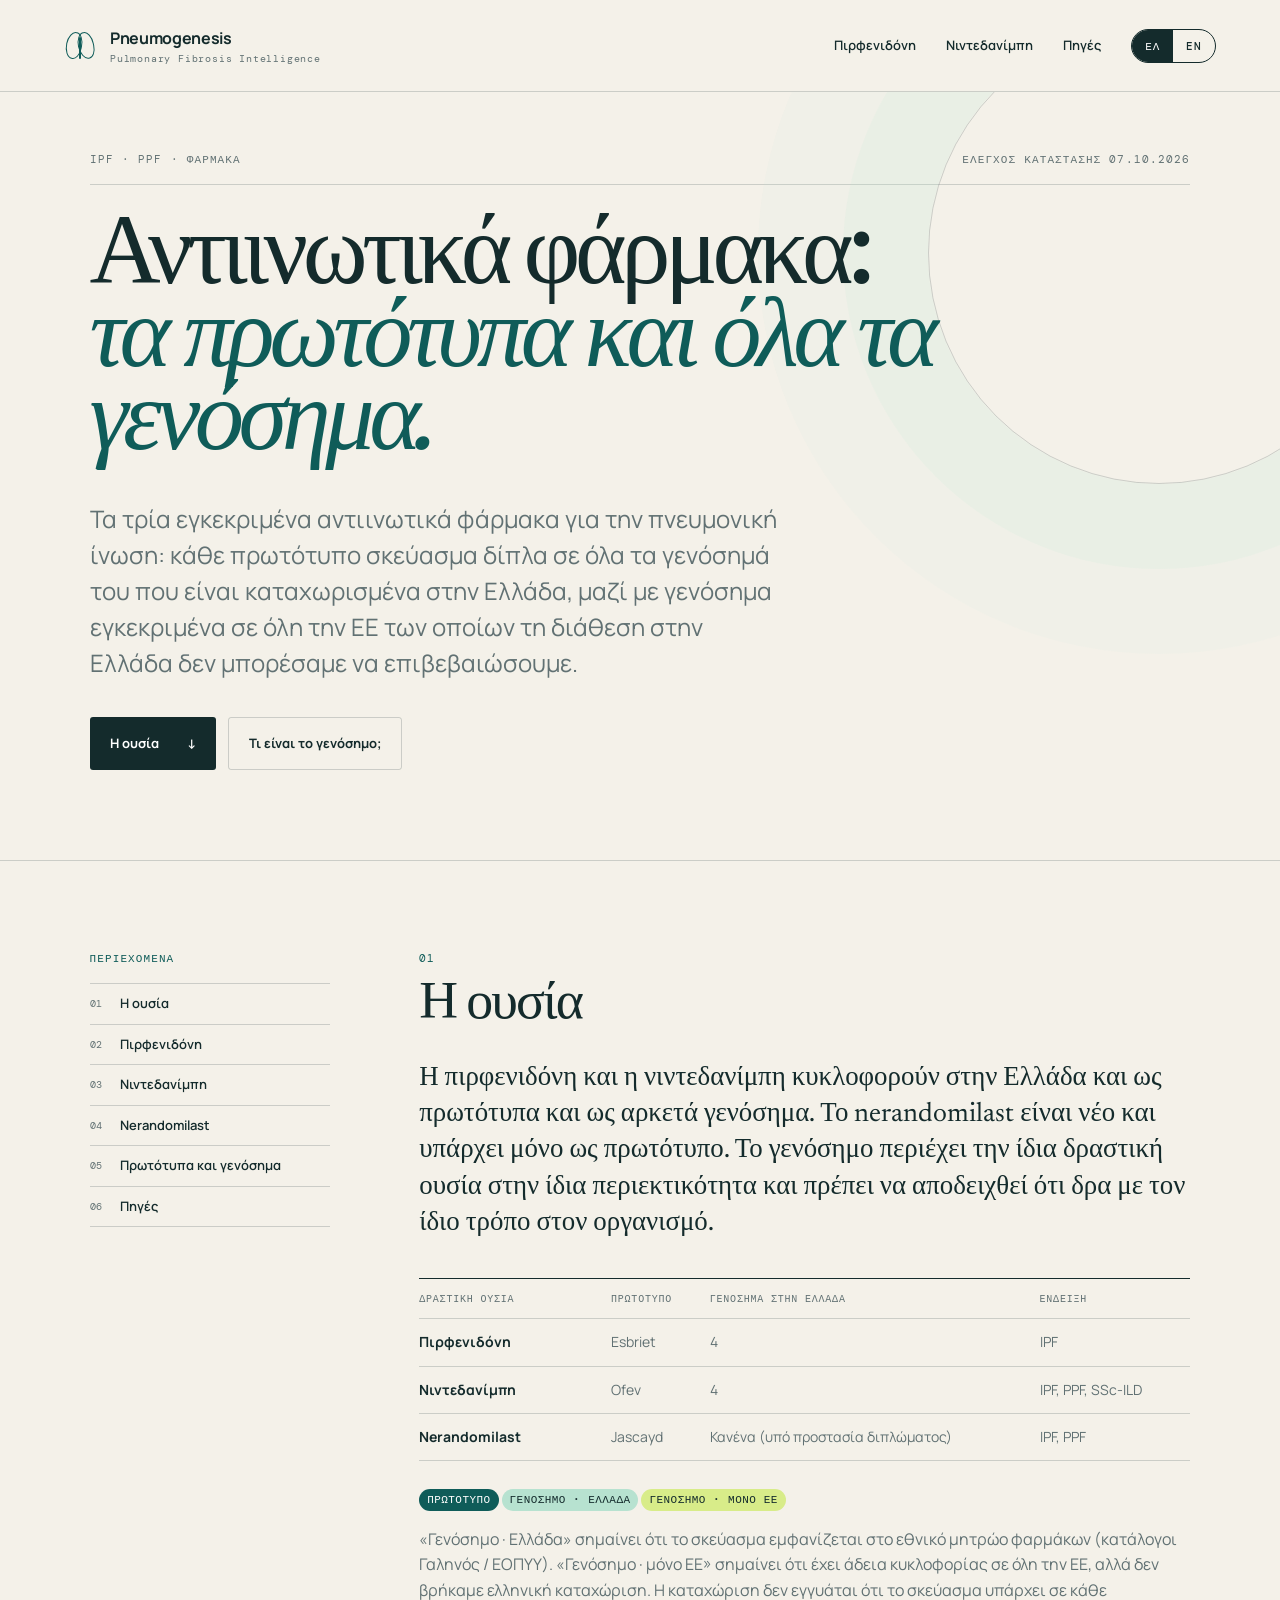
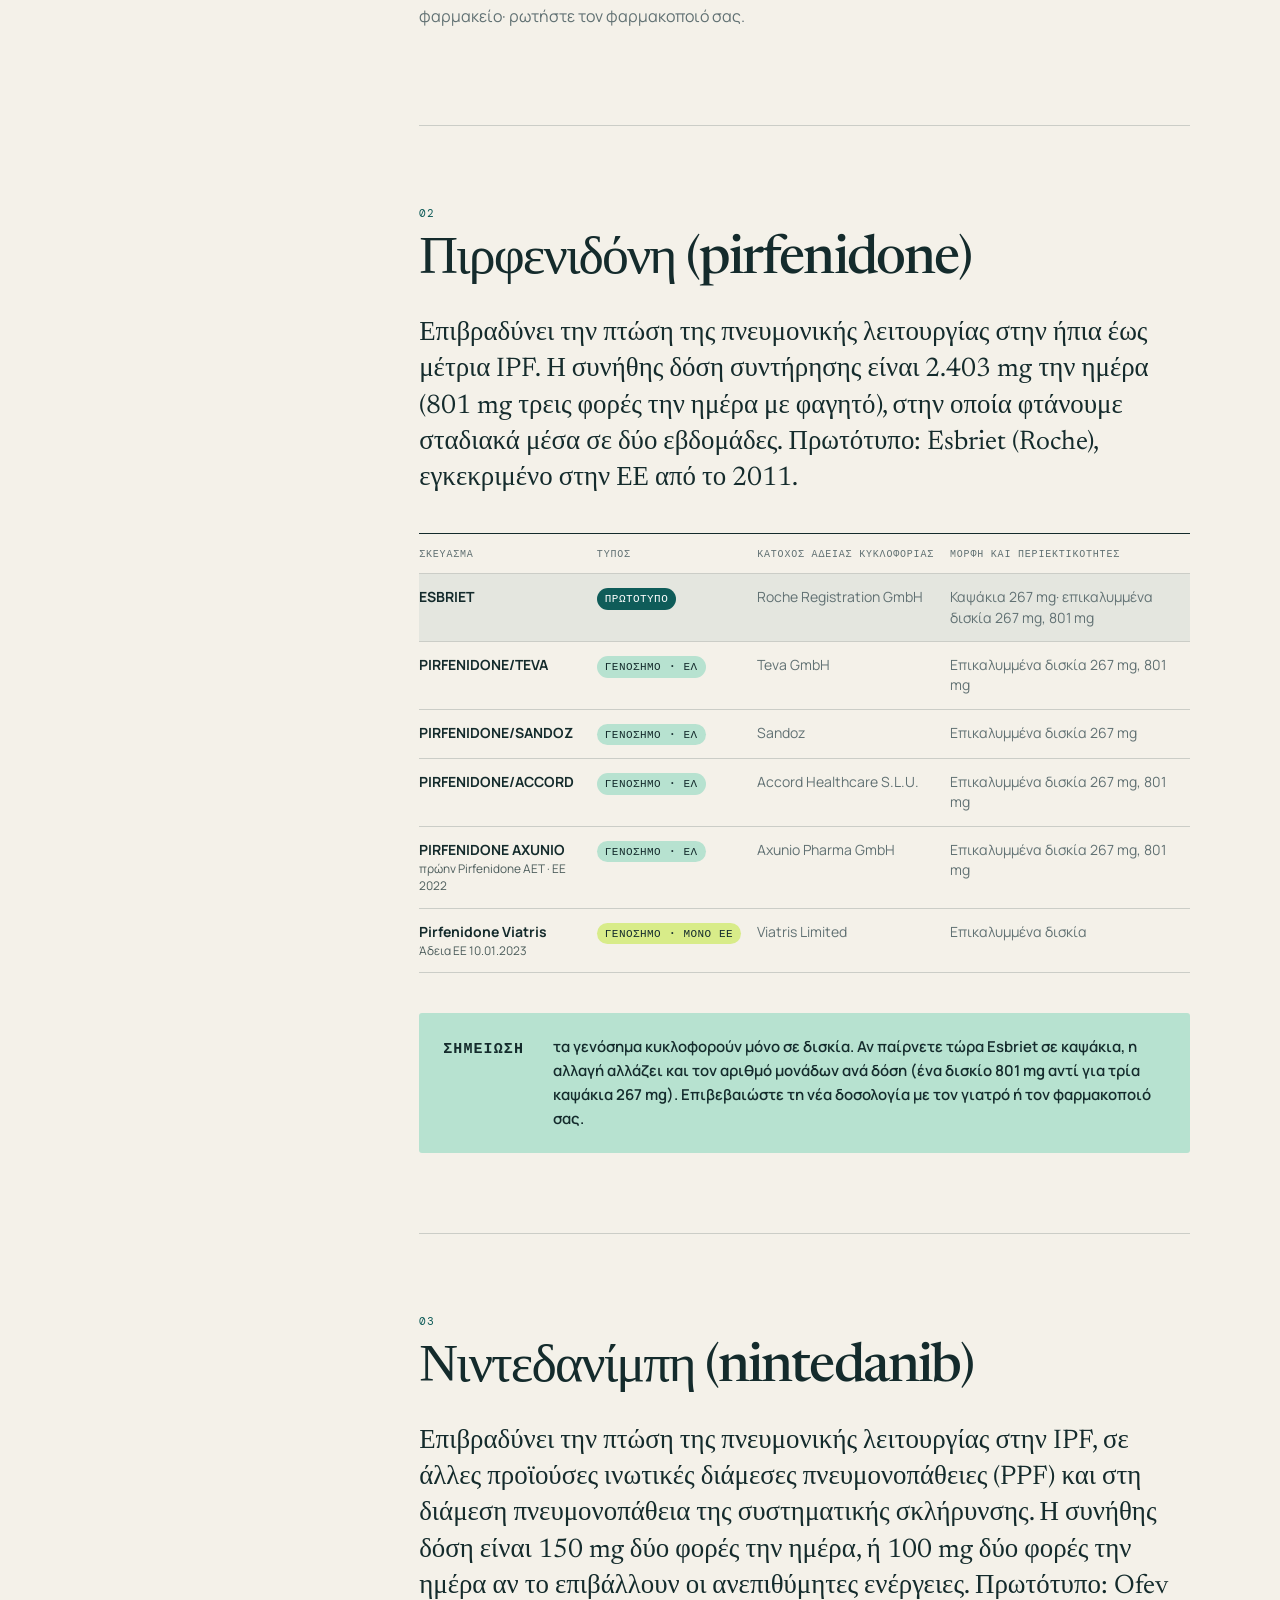
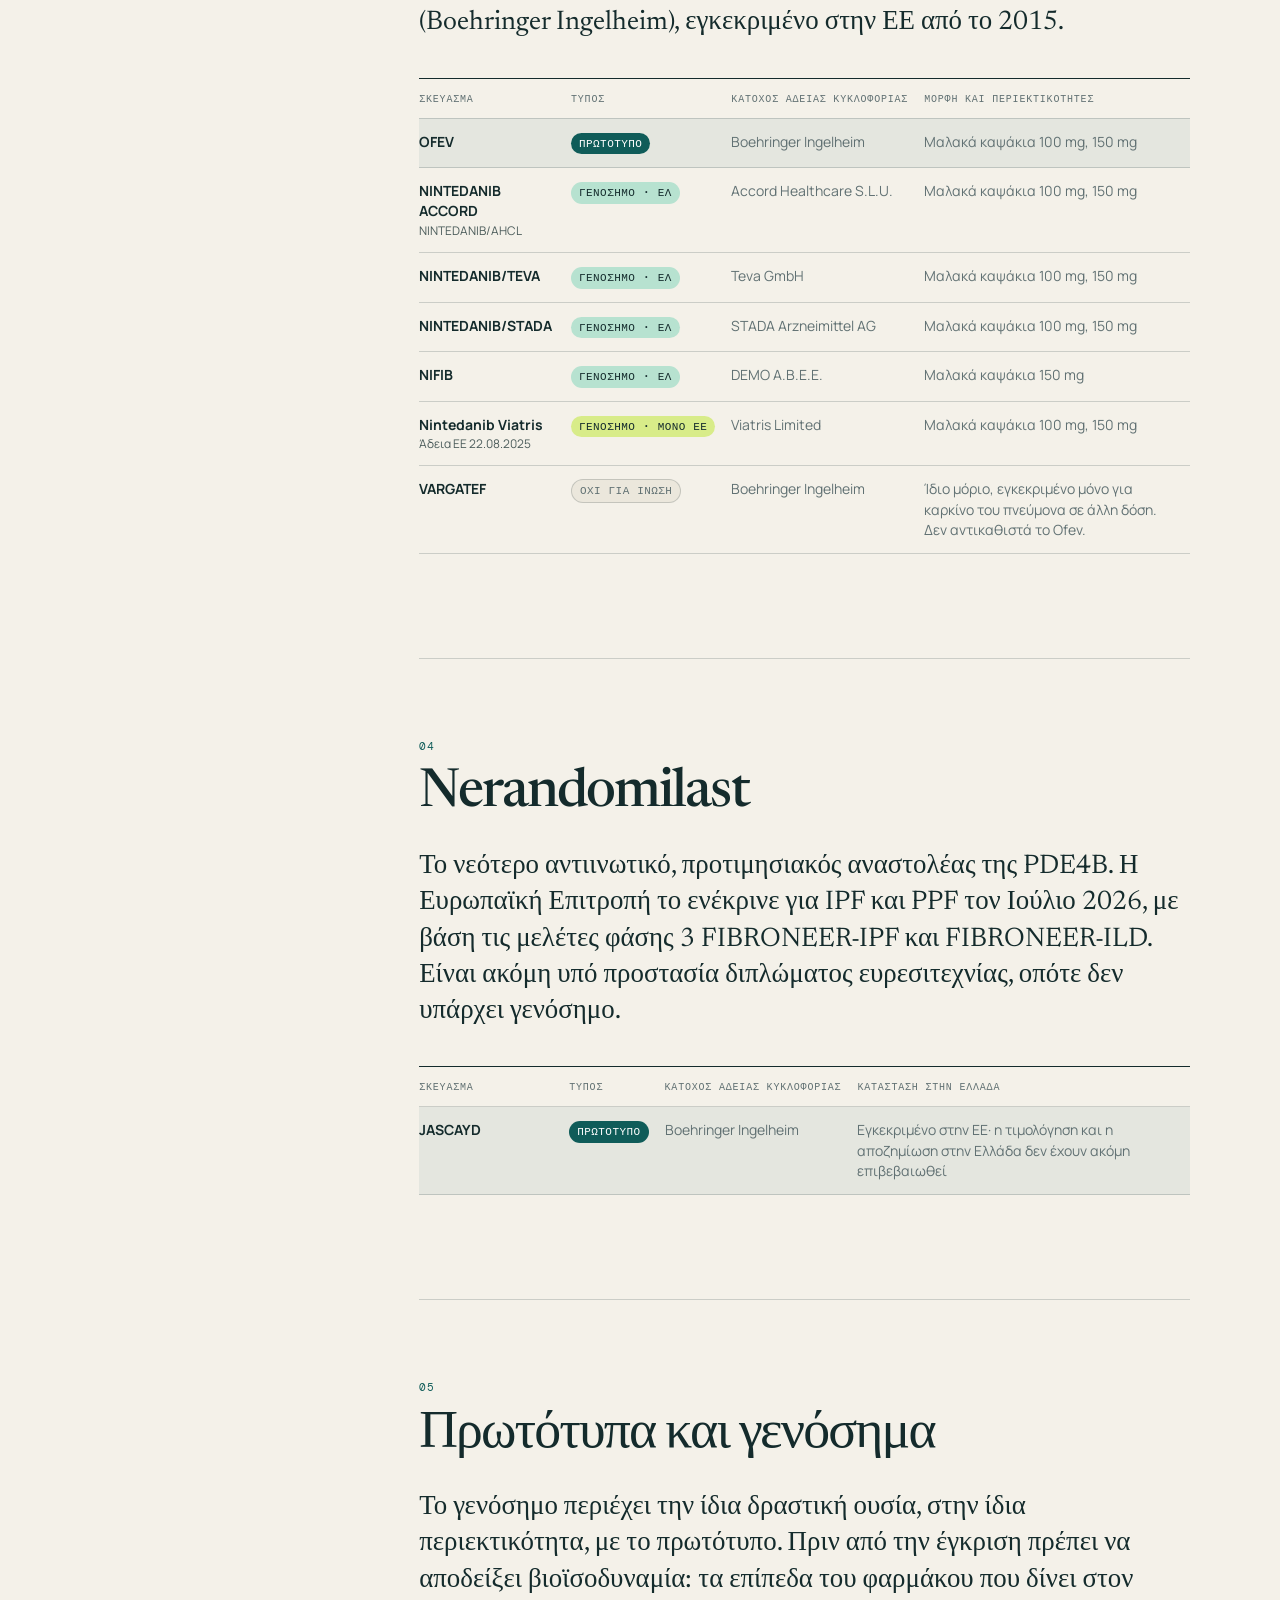
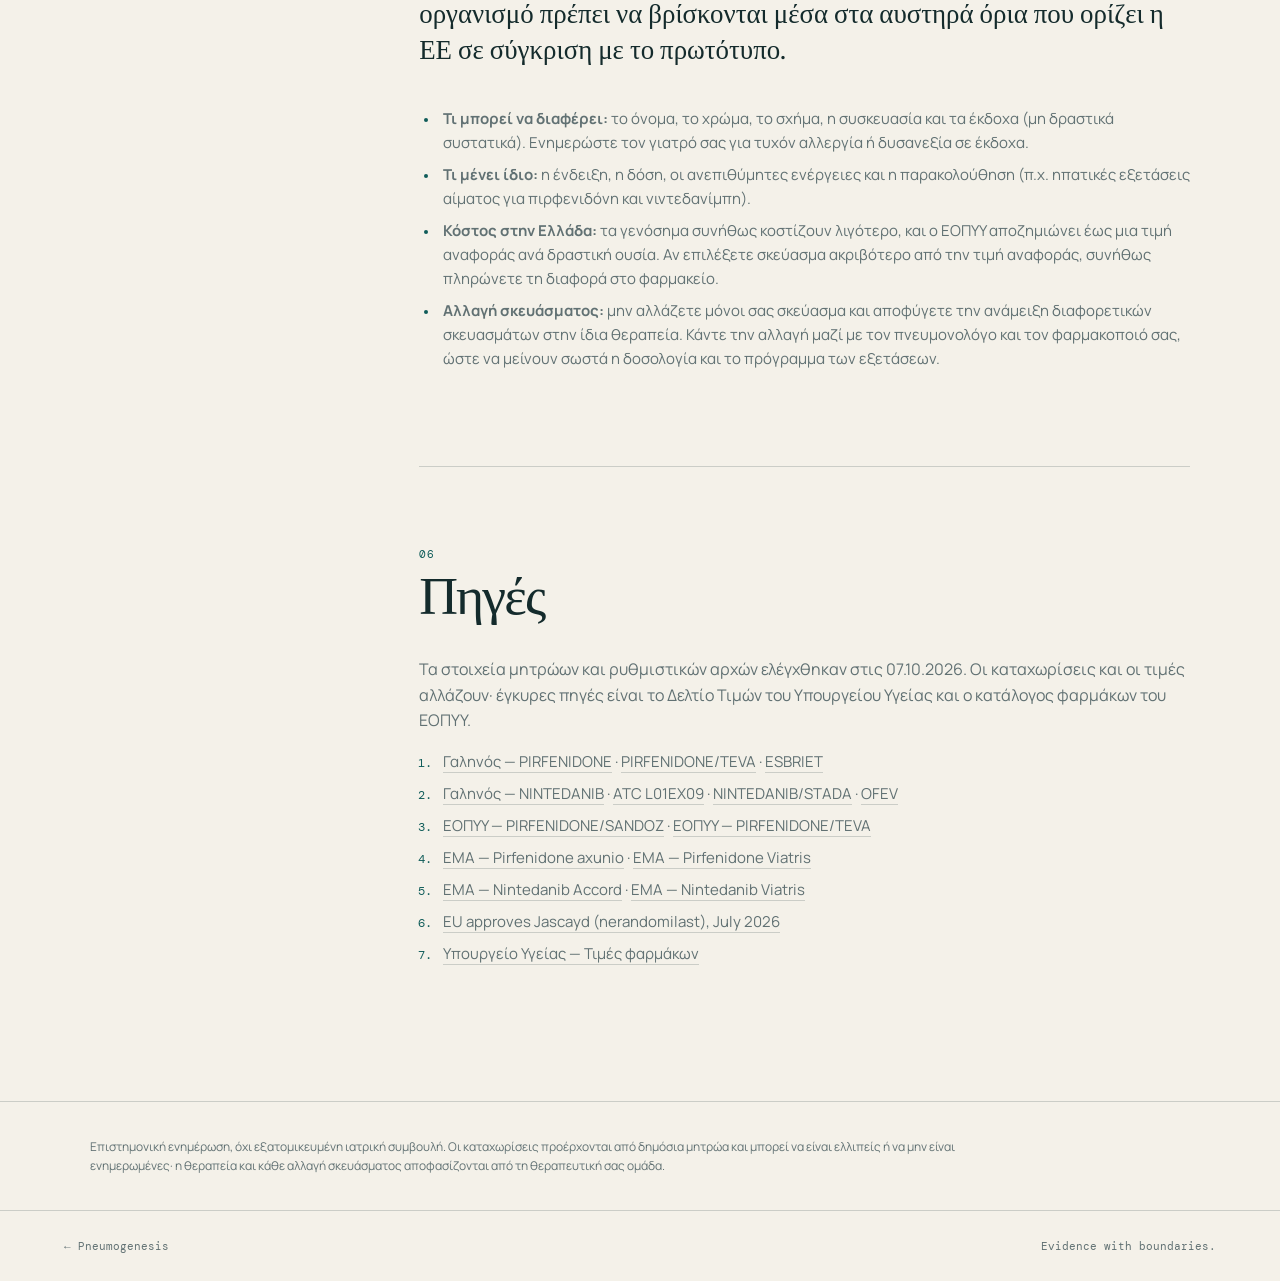
<file: medicines/index.html>
<!doctype html>
<html lang="el" data-lang="el">
<head>
  <meta charset="utf-8">
  <meta name="viewport" content="width=device-width, initial-scale=1">
  <meta name="description" content="Αντιινωτικά φάρμακα για την πνευμονική ίνωση: πρωτότυπα και όλα τα γενόσημα στην Ελλάδα / Antifibrotic medicines for pulmonary fibrosis: originals and all generics available in Greece — pirfenidone, nintedanib, nerandomilast.">
  <title>Φάρμακα: πρωτότυπα και γενόσημα | Pneumogenesis</title>
  <script>
    (function () {
      var lang = null;
      try { lang = new URLSearchParams(location.search).get('lang'); } catch (e) {}
      if (lang !== 'en' && lang !== 'el') { try { lang = localStorage.getItem('pg-lang'); } catch (e) {} }
      if (lang !== 'en' && lang !== 'el') lang = 'el';
      document.documentElement.setAttribute('data-lang', lang);
      document.documentElement.lang = lang;
    })();
  </script>
<link rel="canonical" id="pg-canonical" href="https://learn.pneumogenesis.gr/medicines/">
<link rel="alternate" hreflang="el" href="https://learn.pneumogenesis.gr/medicines/?lang=el">
<link rel="alternate" hreflang="en" href="https://learn.pneumogenesis.gr/medicines/?lang=en">
<link rel="alternate" hreflang="x-default" href="https://learn.pneumogenesis.gr/medicines/">
<script>(function(){try{if(document.documentElement.getAttribute("data-lang")==="en"){document.getElementById("pg-canonical").href="https://learn.pneumogenesis.gr/medicines/?lang=en";}}catch(e){}})();</script>

  <link rel="preconnect" href="https://fonts.googleapis.com">
  <link rel="preconnect" href="https://fonts.gstatic.com" crossorigin>
  <link href="https://fonts.googleapis.com/css2?family=DM+Mono:wght@400;500&family=Manrope:wght@400;500;600;700&family=Newsreader:opsz,wght@6..72,400;6..72,500&display=swap" rel="stylesheet">
  <link rel="stylesheet" href="../assets/site.css">
  <style>
    .med-badge { display: inline-block; padding: 2px 8px; border-radius: 999px; font: 500 11px/1.6 "DM Mono", monospace; letter-spacing: .04em; text-transform: uppercase; white-space: nowrap; }
    .med-original { background: var(--teal); color: #fff; }
    .med-generic { background: var(--mint); color: var(--ink); }
    .med-eu { background: var(--acid); color: var(--ink); }
    .med-other { background: var(--paper-2); color: var(--muted); border: 1px solid var(--line); }
    .review-body tr.is-original th, .review-body tr.is-original td { background: rgba(15, 92, 89, .07); }
    .med-name { font-weight: 700; }
    .med-sub { display: block; font-size: .85em; opacity: .75; font-weight: 400; }
  </style>
</head>
<body class="report-page review-page">
  <header class="site-header">
    <a class="brand" href="../" aria-label="Pneumogenesis — αρχική">
      <span class="brand-mark" aria-hidden="true"><i></i><i></i><i></i></span>
      <span><strong>Pneumogenesis</strong><small>Pulmonary Fibrosis Intelligence</small></span>
    </a>
    <nav aria-label="Πλοήγηση / Navigation">
      <a href="#pirfenidone"><span class="t-en" lang="en">Pirfenidone</span><span class="t-el" lang="el">Πιρφενιδόνη</span></a>
      <a href="#nintedanib"><span class="t-en" lang="en">Nintedanib</span><span class="t-el" lang="el">Νιντεδανίμπη</span></a>
      <a href="#sources"><span class="t-en" lang="en">Sources</span><span class="t-el" lang="el">Πηγές</span></a>
      <div class="lang-switch" role="group" aria-label="Γλώσσα / Language">
        <button type="button" data-set-lang="el" lang="el">ΕΛ</button>
        <button type="button" data-set-lang="en" lang="en">EN</button>
      </div>
    </nav>
  </header>

  <main>
    <section class="report-hero review-hero">
      <div class="report-meta">
        <span><span class="t-en" lang="en">IPF · PPF · MEDICINES</span><span class="t-el" lang="el">IPF · PPF · ΦΑΡΜΑΚΑ</span></span>
        <span><span class="t-en" lang="en">Status checked 07.10.2026</span><span class="t-el" lang="el">Έλεγχος κατάστασης 07.10.2026</span></span>
      </div>
      <h1><span class="t-en" lang="en">Antifibrotic medicines:<br><em>originals and every generic.</em></span><span class="t-el" lang="el">Αντιινωτικά φάρμακα:<br><em>τα πρωτότυπα και όλα τα γενόσημα.</em></span></h1>
      <p class="report-deck"><span class="t-en" lang="en">The three approved antifibrotics for pulmonary fibrosis, each original brand next to every generic version registered in Greece, plus generics authorised across the EU whose Greek availability we could not confirm.</span><span class="t-el" lang="el">Τα τρία εγκεκριμένα αντιινωτικά φάρμακα για την πνευμονική ίνωση: κάθε πρωτότυπο σκεύασμα δίπλα σε όλα τα γενόσημά του που είναι καταχωρισμένα στην Ελλάδα, μαζί με γενόσημα εγκεκριμένα σε όλη την ΕΕ των οποίων τη διάθεση στην Ελλάδα δεν μπορέσαμε να επιβεβαιώσουμε.</span></p>
      <div class="hero-actions">
        <a class="button button-primary" href="#bottom-line"><span class="t-en" lang="en">Bottom line</span><span class="t-el" lang="el">Η ουσία</span> <span>↓</span></a>
        <a class="button button-ghost" href="#generics"><span class="t-en" lang="en">What is a generic?</span><span class="t-el" lang="el">Τι είναι το γενόσημο;</span></a>
      </div>
    </section>

    <div class="review-layout">
      <aside class="review-toc" aria-label="Περιεχόμενα / Contents">
        <p class="section-label"><span class="t-en" lang="en">CONTENTS</span><span class="t-el" lang="el">ΠΕΡΙΕΧΟΜΕΝΑ</span></p>
        <ol>
          <li><a href="#bottom-line"><span class="t-en" lang="en">Bottom line</span><span class="t-el" lang="el">Η ουσία</span></a></li>
          <li><a href="#pirfenidone"><span class="t-en" lang="en">Pirfenidone</span><span class="t-el" lang="el">Πιρφενιδόνη</span></a></li>
          <li><a href="#nintedanib"><span class="t-en" lang="en">Nintedanib</span><span class="t-el" lang="el">Νιντεδανίμπη</span></a></li>
          <li><a href="#nerandomilast"><span class="t-en" lang="en">Nerandomilast</span><span class="t-el" lang="el">Nerandomilast</span></a></li>
          <li><a href="#generics"><span class="t-en" lang="en">Originals vs generics</span><span class="t-el" lang="el">Πρωτότυπα και γενόσημα</span></a></li>
          <li><a href="#sources"><span class="t-en" lang="en">Sources</span><span class="t-el" lang="el">Πηγές</span></a></li>
        </ol>
      </aside>
      <article class="review-body">

      <section class="review-section" id="bottom-line">
        <p class="section-label">01</p>
        <h2><span class="t-en" lang="en">Bottom line</span><span class="t-el" lang="el">Η ουσία</span></h2>
        <p class="section-lead"><span class="t-en" lang="en">Pirfenidone and nintedanib are both available in Greece as the original brand and as several generics. Nerandomilast is new and exists only as the original. A generic contains the same active substance at the same strength and must be shown to work the same way in the body.</span><span class="t-el" lang="el">Η πιρφενιδόνη και η νιντεδανίμπη κυκλοφορούν στην Ελλάδα και ως πρωτότυπα και ως αρκετά γενόσημα. Το nerandomilast είναι νέο και υπάρχει μόνο ως πρωτότυπο. Το γενόσημο περιέχει την ίδια δραστική ουσία στην ίδια περιεκτικότητα και πρέπει να αποδειχθεί ότι δρα με τον ίδιο τρόπο στον οργανισμό.</span></p>
        <div class="table-wrap"><table>
          <thead><tr>
            <th scope="col"><span class="t-en" lang="en">Active substance</span><span class="t-el" lang="el">Δραστική ουσία</span></th>
            <th scope="col"><span class="t-en" lang="en">Original</span><span class="t-el" lang="el">Πρωτότυπο</span></th>
            <th scope="col"><span class="t-en" lang="en">Generics in Greece</span><span class="t-el" lang="el">Γενόσημα στην Ελλάδα</span></th>
            <th scope="col"><span class="t-en" lang="en">Approved for</span><span class="t-el" lang="el">Ένδειξη</span></th>
          </tr></thead>
          <tbody>
            <tr><th scope="row"><a href="#pirfenidone"><span class="t-en" lang="en">Pirfenidone</span><span class="t-el" lang="el">Πιρφενιδόνη</span></a></th><td>Esbriet</td><td>4</td><td>IPF</td></tr>
            <tr><th scope="row"><a href="#nintedanib"><span class="t-en" lang="en">Nintedanib</span><span class="t-el" lang="el">Νιντεδανίμπη</span></a></th><td>Ofev</td><td>4</td><td>IPF, PPF, SSc-ILD</td></tr>
            <tr><th scope="row"><a href="#nerandomilast">Nerandomilast</a></th><td>Jascayd</td><td><span class="t-en" lang="en">None (still patent-protected)</span><span class="t-el" lang="el">Κανένα (υπό προστασία διπλώματος)</span></td><td>IPF, PPF</td></tr>
          </tbody>
        </table></div>
        <p><span class="med-badge med-original"><span class="t-en" lang="en">Original</span><span class="t-el" lang="el">Πρωτότυπο</span></span> <span class="med-badge med-generic"><span class="t-en" lang="en">Generic · Greece</span><span class="t-el" lang="el">Γενόσημο · Ελλάδα</span></span> <span class="med-badge med-eu"><span class="t-en" lang="en">Generic · EU only</span><span class="t-el" lang="el">Γενόσημο · μόνο ΕΕ</span></span></p>
        <p><span class="t-en" lang="en">"Generic · Greece" means the product appears in the Greek national medicines registry (Galinos / EOPYY lists). "Generic · EU only" means it holds an EU-wide marketing authorisation, but we found no Greek listing. Being registered does not guarantee a product is in stock at every pharmacy, so ask your pharmacist.</span><span class="t-el" lang="el">«Γενόσημο · Ελλάδα» σημαίνει ότι το σκεύασμα εμφανίζεται στο εθνικό μητρώο φαρμάκων (κατάλογοι Γαληνός / ΕΟΠΥΥ). «Γενόσημο · μόνο ΕΕ» σημαίνει ότι έχει άδεια κυκλοφορίας σε όλη την ΕΕ, αλλά δεν βρήκαμε ελληνική καταχώριση. Η καταχώριση δεν εγγυάται ότι το σκεύασμα υπάρχει σε κάθε φαρμακείο· ρωτήστε τον φαρμακοποιό σας.</span></p>
      </section>

      <section class="review-section" id="pirfenidone">
        <p class="section-label">02</p>
        <h2><span class="t-en" lang="en">Pirfenidone</span><span class="t-el" lang="el">Πιρφενιδόνη (pirfenidone)</span></h2>
        <p class="section-lead"><span class="t-en" lang="en">Slows the decline of lung function in mild to moderate IPF. The usual maintenance dose is 2,403 mg a day (801 mg three times a day with food), reached step by step over two weeks. Original: Esbriet (Roche), authorised in the EU since 2011.</span><span class="t-el" lang="el">Επιβραδύνει την πτώση της πνευμονικής λειτουργίας στην ήπια έως μέτρια IPF. Η συνήθης δόση συντήρησης είναι 2.403 mg την ημέρα (801 mg τρεις φορές την ημέρα με φαγητό), στην οποία φτάνουμε σταδιακά μέσα σε δύο εβδομάδες. Πρωτότυπο: Esbriet (Roche), εγκεκριμένο στην ΕΕ από το 2011.</span></p>
        <div class="table-wrap"><table>
          <thead><tr>
            <th scope="col"><span class="t-en" lang="en">Product</span><span class="t-el" lang="el">Σκεύασμα</span></th>
            <th scope="col"><span class="t-en" lang="en">Type</span><span class="t-el" lang="el">Τύπος</span></th>
            <th scope="col"><span class="t-en" lang="en">Marketing authorisation holder</span><span class="t-el" lang="el">Κάτοχος άδειας κυκλοφορίας</span></th>
            <th scope="col"><span class="t-en" lang="en">Form and strengths</span><span class="t-el" lang="el">Μορφή και περιεκτικότητες</span></th>
          </tr></thead>
          <tbody>
            <tr class="is-original"><th scope="row"><span class="med-name">ESBRIET</span></th><td><span class="med-badge med-original"><span class="t-en" lang="en">Original</span><span class="t-el" lang="el">Πρωτότυπο</span></span></td><td>Roche Registration GmbH</td><td><span class="t-en" lang="en">Hard capsules 267 mg; film-coated tablets 267 mg, 801 mg</span><span class="t-el" lang="el">Καψάκια 267 mg· επικαλυμμένα δισκία 267 mg, 801 mg</span></td></tr>
            <tr><th scope="row"><span class="med-name">PIRFENIDONE/TEVA</span></th><td><span class="med-badge med-generic"><span class="t-en" lang="en">Generic · GR</span><span class="t-el" lang="el">Γενόσημο · ΕΛ</span></span></td><td>Teva GmbH</td><td><span class="t-en" lang="en">Film-coated tablets 267 mg, 801 mg</span><span class="t-el" lang="el">Επικαλυμμένα δισκία 267 mg, 801 mg</span></td></tr>
            <tr><th scope="row"><span class="med-name">PIRFENIDONE/SANDOZ</span></th><td><span class="med-badge med-generic"><span class="t-en" lang="en">Generic · GR</span><span class="t-el" lang="el">Γενόσημο · ΕΛ</span></span></td><td>Sandoz</td><td><span class="t-en" lang="en">Film-coated tablets 267 mg</span><span class="t-el" lang="el">Επικαλυμμένα δισκία 267 mg</span></td></tr>
            <tr><th scope="row"><span class="med-name">PIRFENIDONE/ACCORD</span></th><td><span class="med-badge med-generic"><span class="t-en" lang="en">Generic · GR</span><span class="t-el" lang="el">Γενόσημο · ΕΛ</span></span></td><td>Accord Healthcare S.L.U.</td><td><span class="t-en" lang="en">Film-coated tablets 267 mg, 801 mg</span><span class="t-el" lang="el">Επικαλυμμένα δισκία 267 mg, 801 mg</span></td></tr>
            <tr><th scope="row"><span class="med-name">PIRFENIDONE AXUNIO</span><span class="med-sub"><span class="t-en" lang="en">formerly Pirfenidone AET · EU 2022</span><span class="t-el" lang="el">πρώην Pirfenidone AET · ΕΕ 2022</span></span></th><td><span class="med-badge med-generic"><span class="t-en" lang="en">Generic · GR</span><span class="t-el" lang="el">Γενόσημο · ΕΛ</span></span></td><td>Axunio Pharma GmbH</td><td><span class="t-en" lang="en">Film-coated tablets 267 mg, 801 mg</span><span class="t-el" lang="el">Επικαλυμμένα δισκία 267 mg, 801 mg</span></td></tr>
            <tr><th scope="row"><span class="med-name">Pirfenidone Viatris</span><span class="med-sub"><span class="t-en" lang="en">EU authorisation 10.01.2023</span><span class="t-el" lang="el">Άδεια ΕΕ 10.01.2023</span></span></th><td><span class="med-badge med-eu"><span class="t-en" lang="en">Generic · EU only</span><span class="t-el" lang="el">Γενόσημο · μόνο ΕΕ</span></span></td><td>Viatris Limited</td><td><span class="t-en" lang="en">Film-coated tablets</span><span class="t-el" lang="el">Επικαλυμμένα δισκία</span></td></tr>
          </tbody>
        </table></div>
        <p class="action"><b><span class="t-en" lang="en">Note</span><span class="t-el" lang="el">Σημείωση</span></b><span><span class="t-en" lang="en">generics are tablets only. If you currently take Esbriet capsules, a switch also changes the number of units per dose (one 801 mg tablet replaces three 267 mg capsules). Confirm the new dosing with your doctor or pharmacist.</span><span class="t-el" lang="el">τα γενόσημα κυκλοφορούν μόνο σε δισκία. Αν παίρνετε τώρα Esbriet σε καψάκια, η αλλαγή αλλάζει και τον αριθμό μονάδων ανά δόση (ένα δισκίο 801 mg αντί για τρία καψάκια 267 mg). Επιβεβαιώστε τη νέα δοσολογία με τον γιατρό ή τον φαρμακοποιό σας.</span></span></p>
      </section>

      <section class="review-section" id="nintedanib">
        <p class="section-label">03</p>
        <h2><span class="t-en" lang="en">Nintedanib</span><span class="t-el" lang="el">Νιντεδανίμπη (nintedanib)</span></h2>
        <p class="section-lead"><span class="t-en" lang="en">Slows the decline of lung function in IPF, in other progressive fibrosing ILDs (PPF) and in systemic sclerosis-associated ILD. The usual dose is 150 mg twice a day, or 100 mg twice a day if side effects need it. Original: Ofev (Boehringer Ingelheim), authorised in the EU since 2015.</span><span class="t-el" lang="el">Επιβραδύνει την πτώση της πνευμονικής λειτουργίας στην IPF, σε άλλες προϊούσες ινωτικές διάμεσες πνευμονοπάθειες (PPF) και στη διάμεση πνευμονοπάθεια της συστηματικής σκλήρυνσης. Η συνήθης δόση είναι 150 mg δύο φορές την ημέρα, ή 100 mg δύο φορές την ημέρα αν το επιβάλλουν οι ανεπιθύμητες ενέργειες. Πρωτότυπο: Ofev (Boehringer Ingelheim), εγκεκριμένο στην ΕΕ από το 2015.</span></p>
        <div class="table-wrap"><table>
          <thead><tr>
            <th scope="col"><span class="t-en" lang="en">Product</span><span class="t-el" lang="el">Σκεύασμα</span></th>
            <th scope="col"><span class="t-en" lang="en">Type</span><span class="t-el" lang="el">Τύπος</span></th>
            <th scope="col"><span class="t-en" lang="en">Marketing authorisation holder</span><span class="t-el" lang="el">Κάτοχος άδειας κυκλοφορίας</span></th>
            <th scope="col"><span class="t-en" lang="en">Form and strengths</span><span class="t-el" lang="el">Μορφή και περιεκτικότητες</span></th>
          </tr></thead>
          <tbody>
            <tr class="is-original"><th scope="row"><span class="med-name">OFEV</span></th><td><span class="med-badge med-original"><span class="t-en" lang="en">Original</span><span class="t-el" lang="el">Πρωτότυπο</span></span></td><td>Boehringer Ingelheim</td><td><span class="t-en" lang="en">Soft capsules 100 mg, 150 mg</span><span class="t-el" lang="el">Μαλακά καψάκια 100 mg, 150 mg</span></td></tr>
            <tr><th scope="row"><span class="med-name">NINTEDANIB ACCORD</span><span class="med-sub">NINTEDANIB/AHCL</span></th><td><span class="med-badge med-generic"><span class="t-en" lang="en">Generic · GR</span><span class="t-el" lang="el">Γενόσημο · ΕΛ</span></span></td><td>Accord Healthcare S.L.U.</td><td><span class="t-en" lang="en">Soft capsules 100 mg, 150 mg</span><span class="t-el" lang="el">Μαλακά καψάκια 100 mg, 150 mg</span></td></tr>
            <tr><th scope="row"><span class="med-name">NINTEDANIB/TEVA</span></th><td><span class="med-badge med-generic"><span class="t-en" lang="en">Generic · GR</span><span class="t-el" lang="el">Γενόσημο · ΕΛ</span></span></td><td>Teva GmbH</td><td><span class="t-en" lang="en">Soft capsules 100 mg, 150 mg</span><span class="t-el" lang="el">Μαλακά καψάκια 100 mg, 150 mg</span></td></tr>
            <tr><th scope="row"><span class="med-name">NINTEDANIB/STADA</span></th><td><span class="med-badge med-generic"><span class="t-en" lang="en">Generic · GR</span><span class="t-el" lang="el">Γενόσημο · ΕΛ</span></span></td><td>STADA Arzneimittel AG</td><td><span class="t-en" lang="en">Soft capsules 100 mg, 150 mg</span><span class="t-el" lang="el">Μαλακά καψάκια 100 mg, 150 mg</span></td></tr>
            <tr><th scope="row"><span class="med-name">NIFIB</span></th><td><span class="med-badge med-generic"><span class="t-en" lang="en">Generic · GR</span><span class="t-el" lang="el">Γενόσημο · ΕΛ</span></span></td><td>DEMO Α.Β.Ε.Ε.</td><td><span class="t-en" lang="en">Soft capsules 150 mg</span><span class="t-el" lang="el">Μαλακά καψάκια 150 mg</span></td></tr>
            <tr><th scope="row"><span class="med-name">Nintedanib Viatris</span><span class="med-sub"><span class="t-en" lang="en">EU authorisation 22.08.2025</span><span class="t-el" lang="el">Άδεια ΕΕ 22.08.2025</span></span></th><td><span class="med-badge med-eu"><span class="t-en" lang="en">Generic · EU only</span><span class="t-el" lang="el">Γενόσημο · μόνο ΕΕ</span></span></td><td>Viatris Limited</td><td><span class="t-en" lang="en">Soft capsules 100 mg, 150 mg</span><span class="t-el" lang="el">Μαλακά καψάκια 100 mg, 150 mg</span></td></tr>
            <tr><th scope="row"><span class="med-name">VARGATEF</span></th><td><span class="med-badge med-other"><span class="t-en" lang="en">Not for fibrosis</span><span class="t-el" lang="el">Όχι για ίνωση</span></span></td><td>Boehringer Ingelheim</td><td><span class="t-en" lang="en">Same molecule, approved only for lung cancer at a different dose. Not a substitute for Ofev.</span><span class="t-el" lang="el">Ίδιο μόριο, εγκεκριμένο μόνο για καρκίνο του πνεύμονα σε άλλη δόση. Δεν αντικαθιστά το Ofev.</span></td></tr>
          </tbody>
        </table></div>
      </section>

      <section class="review-section" id="nerandomilast">
        <p class="section-label">04</p>
        <h2>Nerandomilast</h2>
        <p class="section-lead"><span class="t-en" lang="en">The newest antifibrotic, a preferential PDE4B inhibitor. The European Commission approved it for IPF and PPF in July 2026, based on the phase 3 FIBRONEER-IPF and FIBRONEER-ILD trials. It is still under patent, so no generic exists.</span><span class="t-el" lang="el">Το νεότερο αντιινωτικό, προτιμησιακός αναστολέας της PDE4B. Η Ευρωπαϊκή Επιτροπή το ενέκρινε για IPF και PPF τον Ιούλιο 2026, με βάση τις μελέτες φάσης 3 FIBRONEER-IPF και FIBRONEER-ILD. Είναι ακόμη υπό προστασία διπλώματος ευρεσιτεχνίας, οπότε δεν υπάρχει γενόσημο.</span></p>
        <div class="table-wrap"><table>
          <thead><tr>
            <th scope="col"><span class="t-en" lang="en">Product</span><span class="t-el" lang="el">Σκεύασμα</span></th>
            <th scope="col"><span class="t-en" lang="en">Type</span><span class="t-el" lang="el">Τύπος</span></th>
            <th scope="col"><span class="t-en" lang="en">Marketing authorisation holder</span><span class="t-el" lang="el">Κάτοχος άδειας κυκλοφορίας</span></th>
            <th scope="col"><span class="t-en" lang="en">Status in Greece</span><span class="t-el" lang="el">Κατάσταση στην Ελλάδα</span></th>
          </tr></thead>
          <tbody>
            <tr class="is-original"><th scope="row"><span class="med-name">JASCAYD</span></th><td><span class="med-badge med-original"><span class="t-en" lang="en">Original</span><span class="t-el" lang="el">Πρωτότυπο</span></span></td><td>Boehringer Ingelheim</td><td><span class="t-en" lang="en">EU-authorised; Greek pricing and reimbursement not yet confirmed</span><span class="t-el" lang="el">Εγκεκριμένο στην ΕΕ· η τιμολόγηση και η αποζημίωση στην Ελλάδα δεν έχουν ακόμη επιβεβαιωθεί</span></td></tr>
          </tbody>
        </table></div>
      </section>

      <section class="review-section" id="generics">
        <p class="section-label">05</p>
        <h2><span class="t-en" lang="en">Originals vs generics</span><span class="t-el" lang="el">Πρωτότυπα και γενόσημα</span></h2>
        <p class="section-lead"><span class="t-en" lang="en">A generic contains the same active substance, at the same strength, as the original. Before approval it must show bioequivalence: in the body, the drug levels it produces must fall within the strict range the EU requires compared with the original.</span><span class="t-el" lang="el">Το γενόσημο περιέχει την ίδια δραστική ουσία, στην ίδια περιεκτικότητα, με το πρωτότυπο. Πριν από την έγκριση πρέπει να αποδείξει βιοϊσοδυναμία: τα επίπεδα του φαρμάκου που δίνει στον οργανισμό πρέπει να βρίσκονται μέσα στα αυστηρά όρια που ορίζει η ΕΕ σε σύγκριση με το πρωτότυπο.</span></p>
        <ul>
          <li><span class="t-en" lang="en"><b>What can differ:</b> the name, colour, shape, packaging and inactive ingredients (excipients). Tell your doctor about any allergy or intolerance to excipients.</span><span class="t-el" lang="el"><b>Τι μπορεί να διαφέρει:</b> το όνομα, το χρώμα, το σχήμα, η συσκευασία και τα έκδοχα (μη δραστικά συστατικά). Ενημερώστε τον γιατρό σας για τυχόν αλλεργία ή δυσανεξία σε έκδοχα.</span></li>
          <li><span class="t-en" lang="en"><b>What stays the same:</b> the indication, the dose, the side-effect profile and the monitoring (e.g. liver blood tests for pirfenidone and nintedanib).</span><span class="t-el" lang="el"><b>Τι μένει ίδιο:</b> η ένδειξη, η δόση, οι ανεπιθύμητες ενέργειες και η παρακολούθηση (π.χ. ηπατικές εξετάσεις αίματος για πιρφενιδόνη και νιντεδανίμπη).</span></li>
          <li><span class="t-en" lang="en"><b>Cost in Greece:</b> generics usually cost less, and EOPYY reimburses up to a reference price per active substance. If you choose a product priced above that reference, you usually pay the difference at the pharmacy.</span><span class="t-el" lang="el"><b>Κόστος στην Ελλάδα:</b> τα γενόσημα συνήθως κοστίζουν λιγότερο, και ο ΕΟΠΥΥ αποζημιώνει έως μια τιμή αναφοράς ανά δραστική ουσία. Αν επιλέξετε σκεύασμα ακριβότερο από την τιμή αναφοράς, συνήθως πληρώνετε τη διαφορά στο φαρμακείο.</span></li>
          <li><span class="t-en" lang="en"><b>Switching:</b> do not swap between products on your own, and avoid mixing different brands within one treatment course. Make the change with your pulmonologist and pharmacist so your dosing and blood-test schedule stay right.</span><span class="t-el" lang="el"><b>Αλλαγή σκευάσματος:</b> μην αλλάζετε μόνοι σας σκεύασμα και αποφύγετε την ανάμειξη διαφορετικών σκευασμάτων στην ίδια θεραπεία. Κάντε την αλλαγή μαζί με τον πνευμονολόγο και τον φαρμακοποιό σας, ώστε να μείνουν σωστά η δοσολογία και το πρόγραμμα των εξετάσεων.</span></li>
        </ul>
      </section>

      <section class="review-section" id="sources">
        <p class="section-label">06</p>
        <h2><span class="t-en" lang="en">Sources</span><span class="t-el" lang="el">Πηγές</span></h2>
        <p><span class="t-en" lang="en">Registry and regulator records checked 07.10.2026. Registrations and prices change; the Greek Ministry of Health price bulletin and the EOPYY medicines list are authoritative.</span><span class="t-el" lang="el">Τα στοιχεία μητρώων και ρυθμιστικών αρχών ελέγχθηκαν στις 07.10.2026. Οι καταχωρίσεις και οι τιμές αλλάζουν· έγκυρες πηγές είναι το Δελτίο Τιμών του Υπουργείου Υγείας και ο κατάλογος φαρμάκων του ΕΟΠΥΥ.</span></p>
        <ol>
          <li><a href="https://www.galinos.gr/web/drugs/main/drugs/pirfenidone" target="_blank" rel="noopener">Γαληνός — PIRFENIDONE</a> · <a href="https://www.galinos.gr/web/drugs/main/packages/29671" target="_blank" rel="noopener">PIRFENIDONE/TEVA</a> · <a href="https://www.galinos.gr/web/drugs/main/packages/21868" target="_blank" rel="noopener">ESBRIET</a></li>
          <li><a href="https://www.galinos.gr/web/drugs/main/drugs/nintedanib" target="_blank" rel="noopener">Γαληνός — NINTEDANIB</a> · <a href="https://www.galinos.gr/web/drugs/main/atccodes/L01EX09" target="_blank" rel="noopener">ATC L01EX09</a> · <a href="https://www.galinos.gr/web/drugs/main/packages/76871" target="_blank" rel="noopener">NINTEDANIB/STADA</a> · <a href="https://www.galinos.gr/web/drugs/main/packages/24506" target="_blank" rel="noopener">OFEV</a></li>
          <li><a href="https://www.eopyy.gov.gr/el/medicinelist/pirfenidonesandoz/" target="_blank" rel="noopener">ΕΟΠΥΥ — PIRFENIDONE/SANDOZ</a> · <a href="https://eopyy.gov.gr/el/medicinelist/pirfenidoneteva/" target="_blank" rel="noopener">ΕΟΠΥΥ — PIRFENIDONE/TEVA</a></li>
          <li><a href="https://www.ema.europa.eu/en/medicines/human/EPAR/pirfenidone-axunio" target="_blank" rel="noopener">EMA — Pirfenidone axunio</a> · <a href="https://www.ema.europa.eu/en/medicines/human/EPAR/pirfenidone-viatris" target="_blank" rel="noopener">EMA — Pirfenidone Viatris</a></li>
          <li><a href="https://www.ema.europa.eu/en/medicines/human/EPAR/nintedanib-accord" target="_blank" rel="noopener">EMA — Nintedanib Accord</a> · <a href="https://www.ema.europa.eu/en/medicines/human/EPAR/nintedanib-viatris" target="_blank" rel="noopener">EMA — Nintedanib Viatris</a></li>
          <li><a href="https://pulmonaryfibrosisnews.com/news/eu-approves-jascayd-first-new-ipf-oral-treatment-decade/" target="_blank" rel="noopener">EU approves Jascayd (nerandomilast), July 2026</a></li>
          <li><a href="https://www.moh.gov.gr/articles/times-farmakwn" target="_blank" rel="noopener">Υπουργείο Υγείας — Τιμές φαρμάκων</a></li>
        </ol>
      </section>
      </article>
    </div>

    <section class="clinical-note"><p><span class="t-en" lang="en">Scientific information, not individual medical advice. Product listings come from public registries and may be incomplete or out of date; treatment and any change of product belong to your care team.</span><span class="t-el" lang="el">Επιστημονική ενημέρωση, όχι εξατομικευμένη ιατρική συμβουλή. Οι καταχωρίσεις προέρχονται από δημόσια μητρώα και μπορεί να είναι ελλιπείς ή να μην είναι ενημερωμένες· η θεραπεία και κάθε αλλαγή σκευάσματος αποφασίζονται από τη θεραπευτική σας ομάδα.</span></p></section>
  </main>

  <footer><a href="../">← Pneumogenesis</a><span>Evidence with boundaries.</span></footer>
  <script>
    (function () {
      var titles = { el: 'Φάρμακα: πρωτότυπα και γενόσημα | Pneumogenesis', en: 'Medicines: originals and generics | Pneumogenesis' };
      var buttons = document.querySelectorAll('[data-set-lang]');
      function apply(lang) {
        document.documentElement.setAttribute('data-lang', lang);
        document.documentElement.lang = lang;
        document.title = titles[lang];
        buttons.forEach(function (b) { b.setAttribute('aria-pressed', String(b.getAttribute('data-set-lang') === lang)); });
      }
      buttons.forEach(function (b) {
        b.addEventListener('click', function () {
          var lang = b.getAttribute('data-set-lang');
          apply(lang);
          try { localStorage.setItem('pg-lang', lang); } catch (e) {}
          try { var u = new URL(location.href); u.searchParams.set('lang', lang); history.replaceState(null, '', u); } catch (e) {}
        });
      });
      apply(document.documentElement.getAttribute('data-lang'));
    })();
  </script>
</body>
</html>
</file>
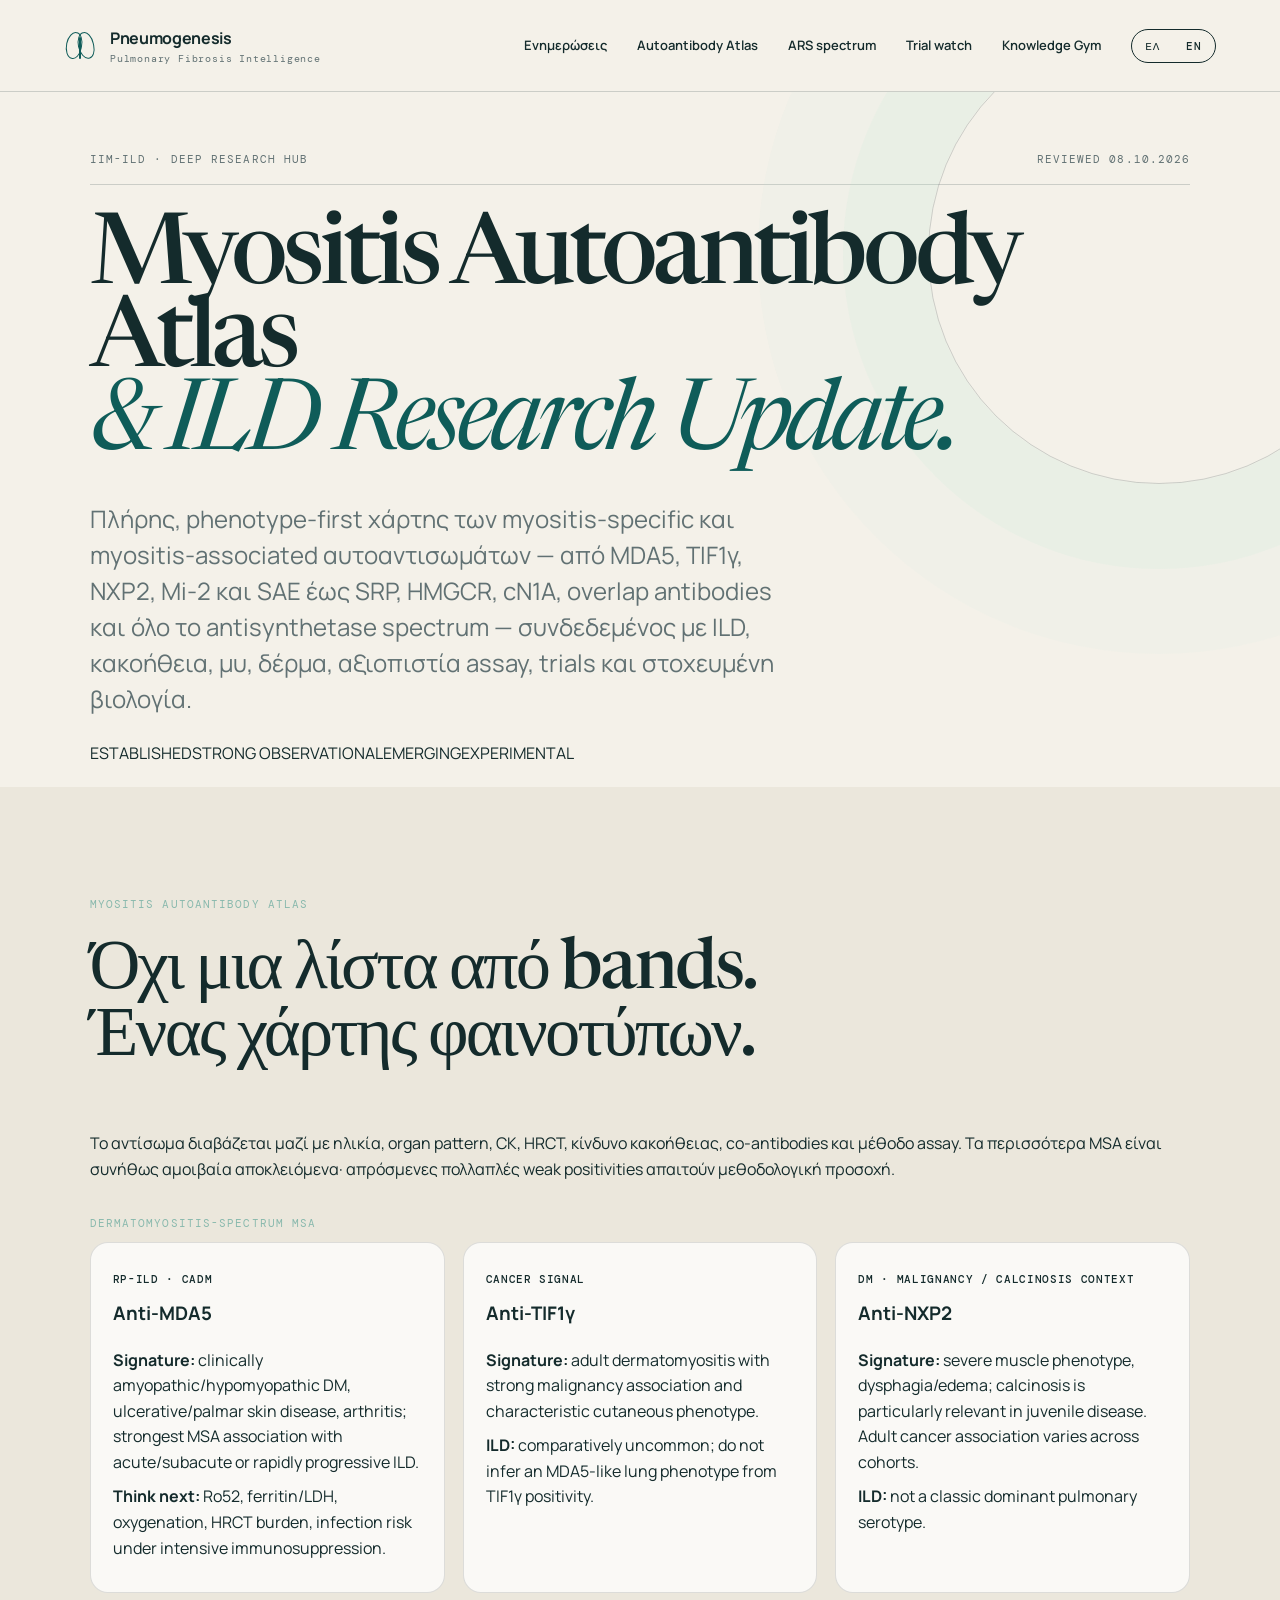
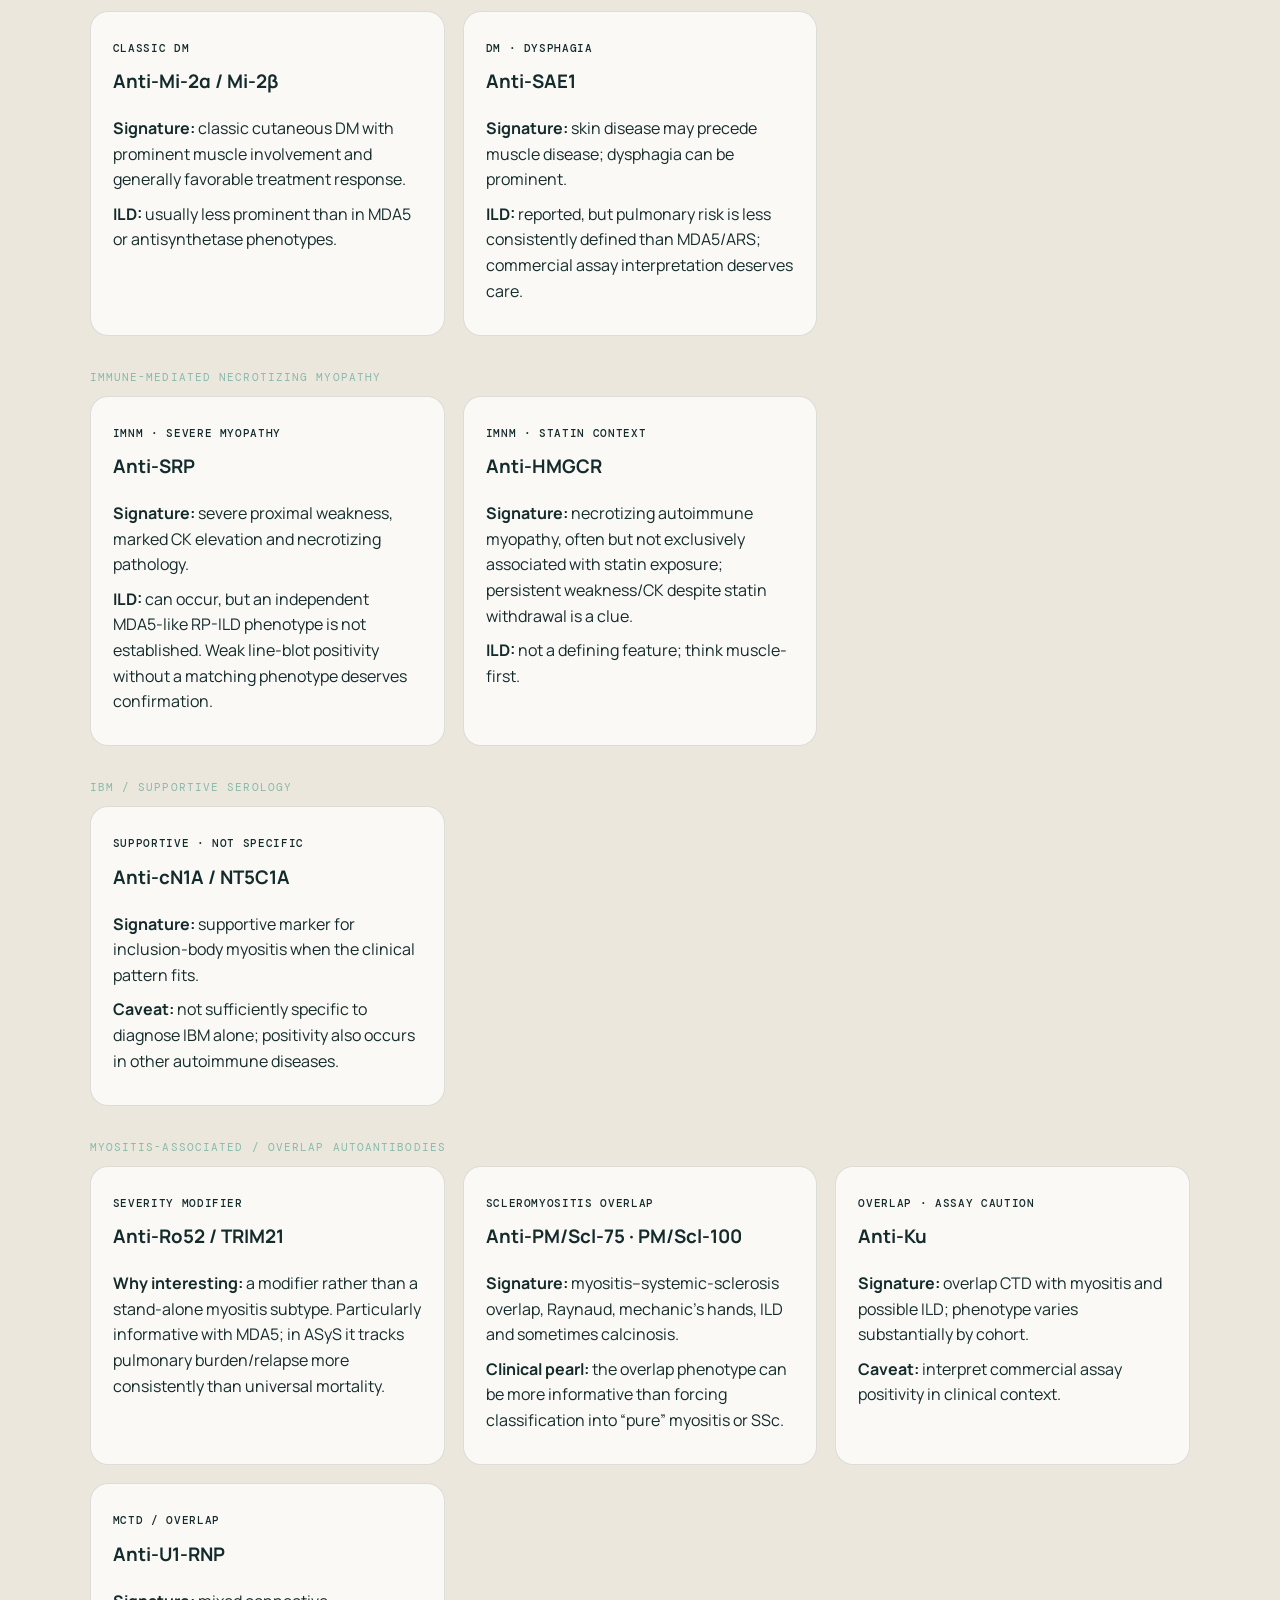
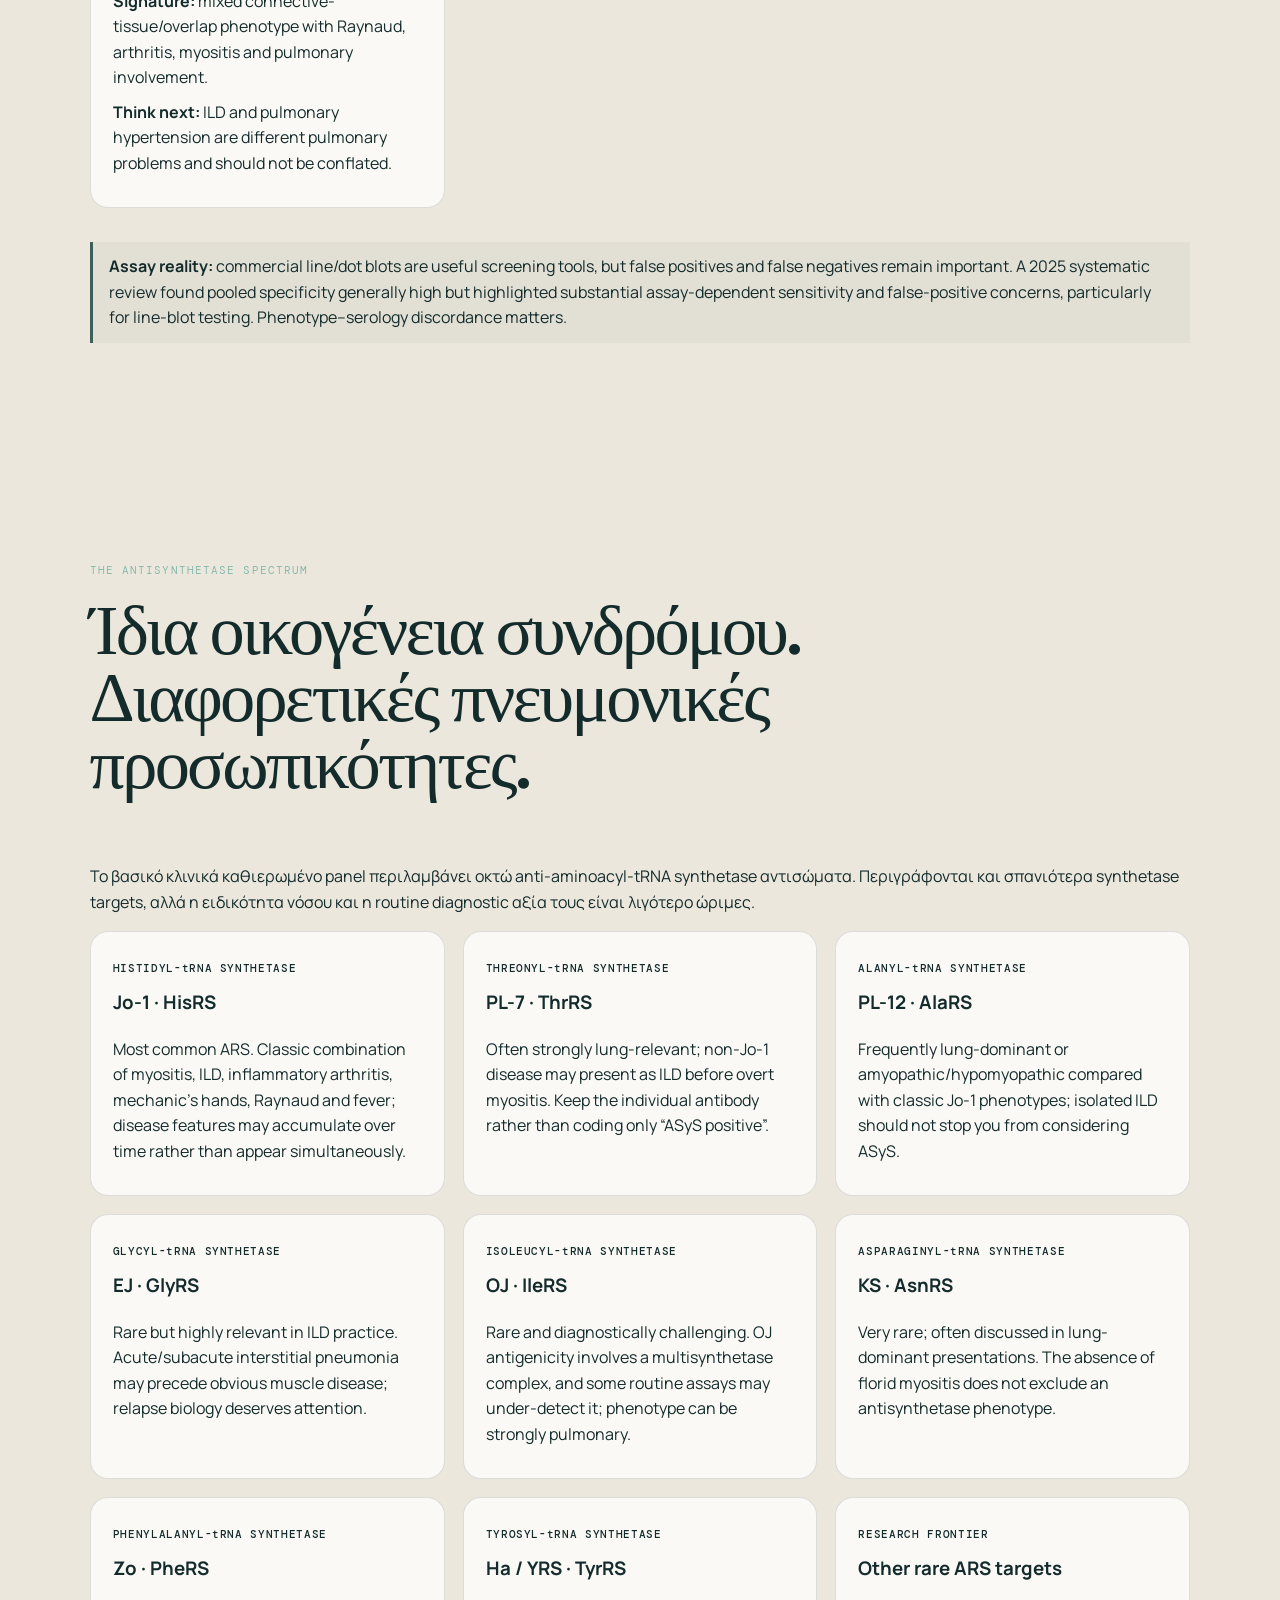
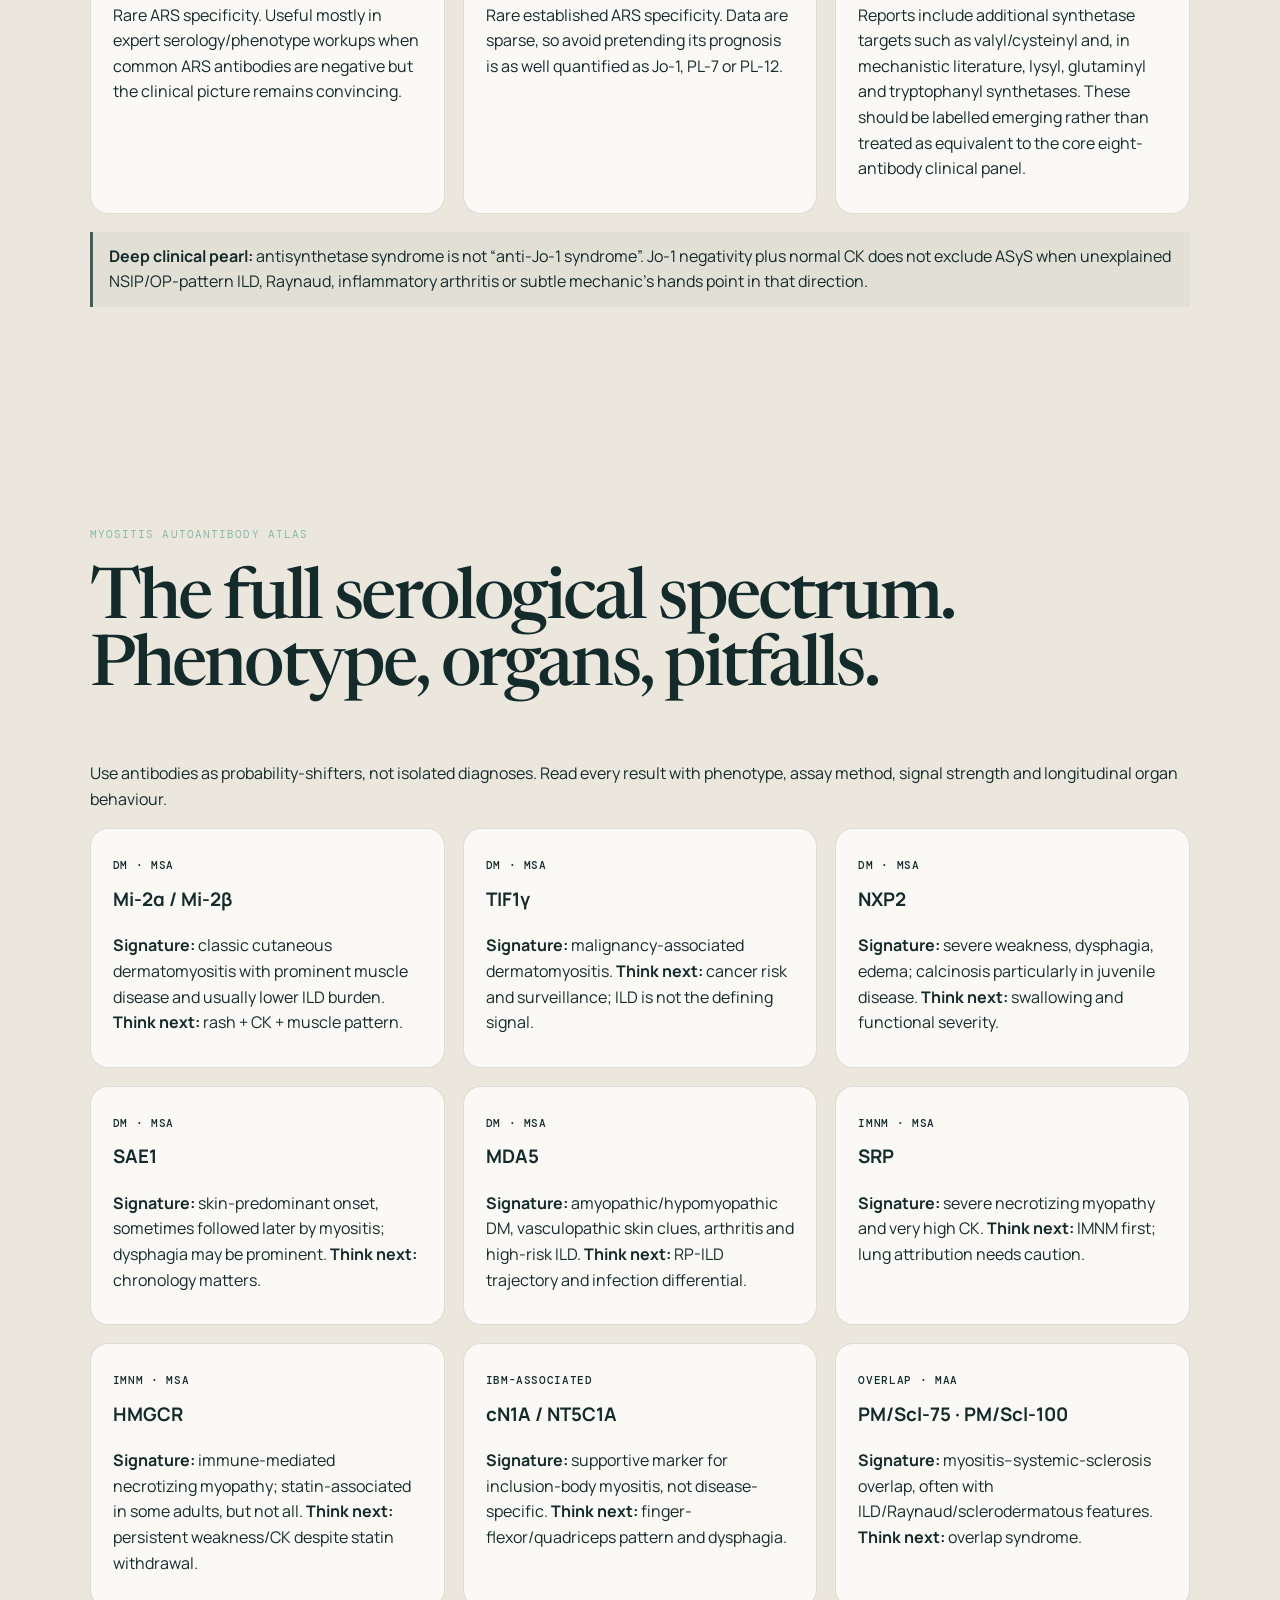
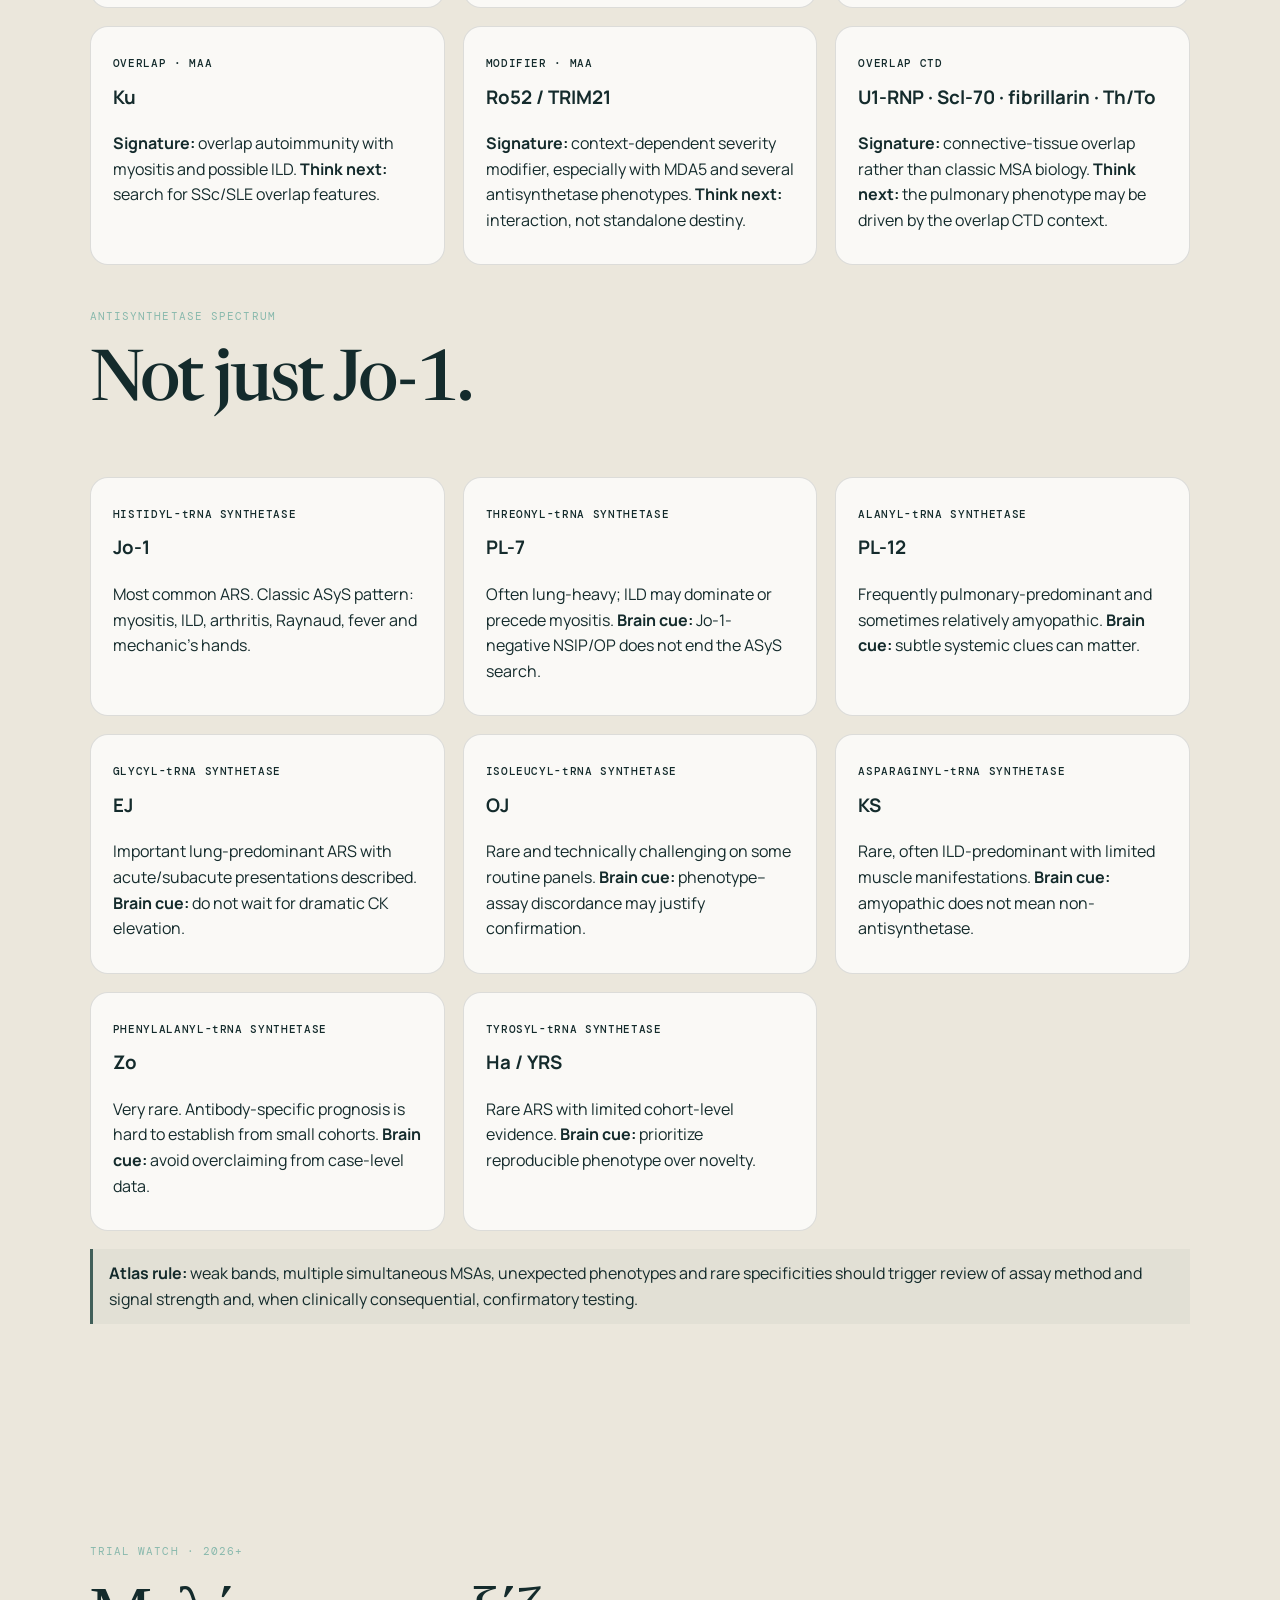
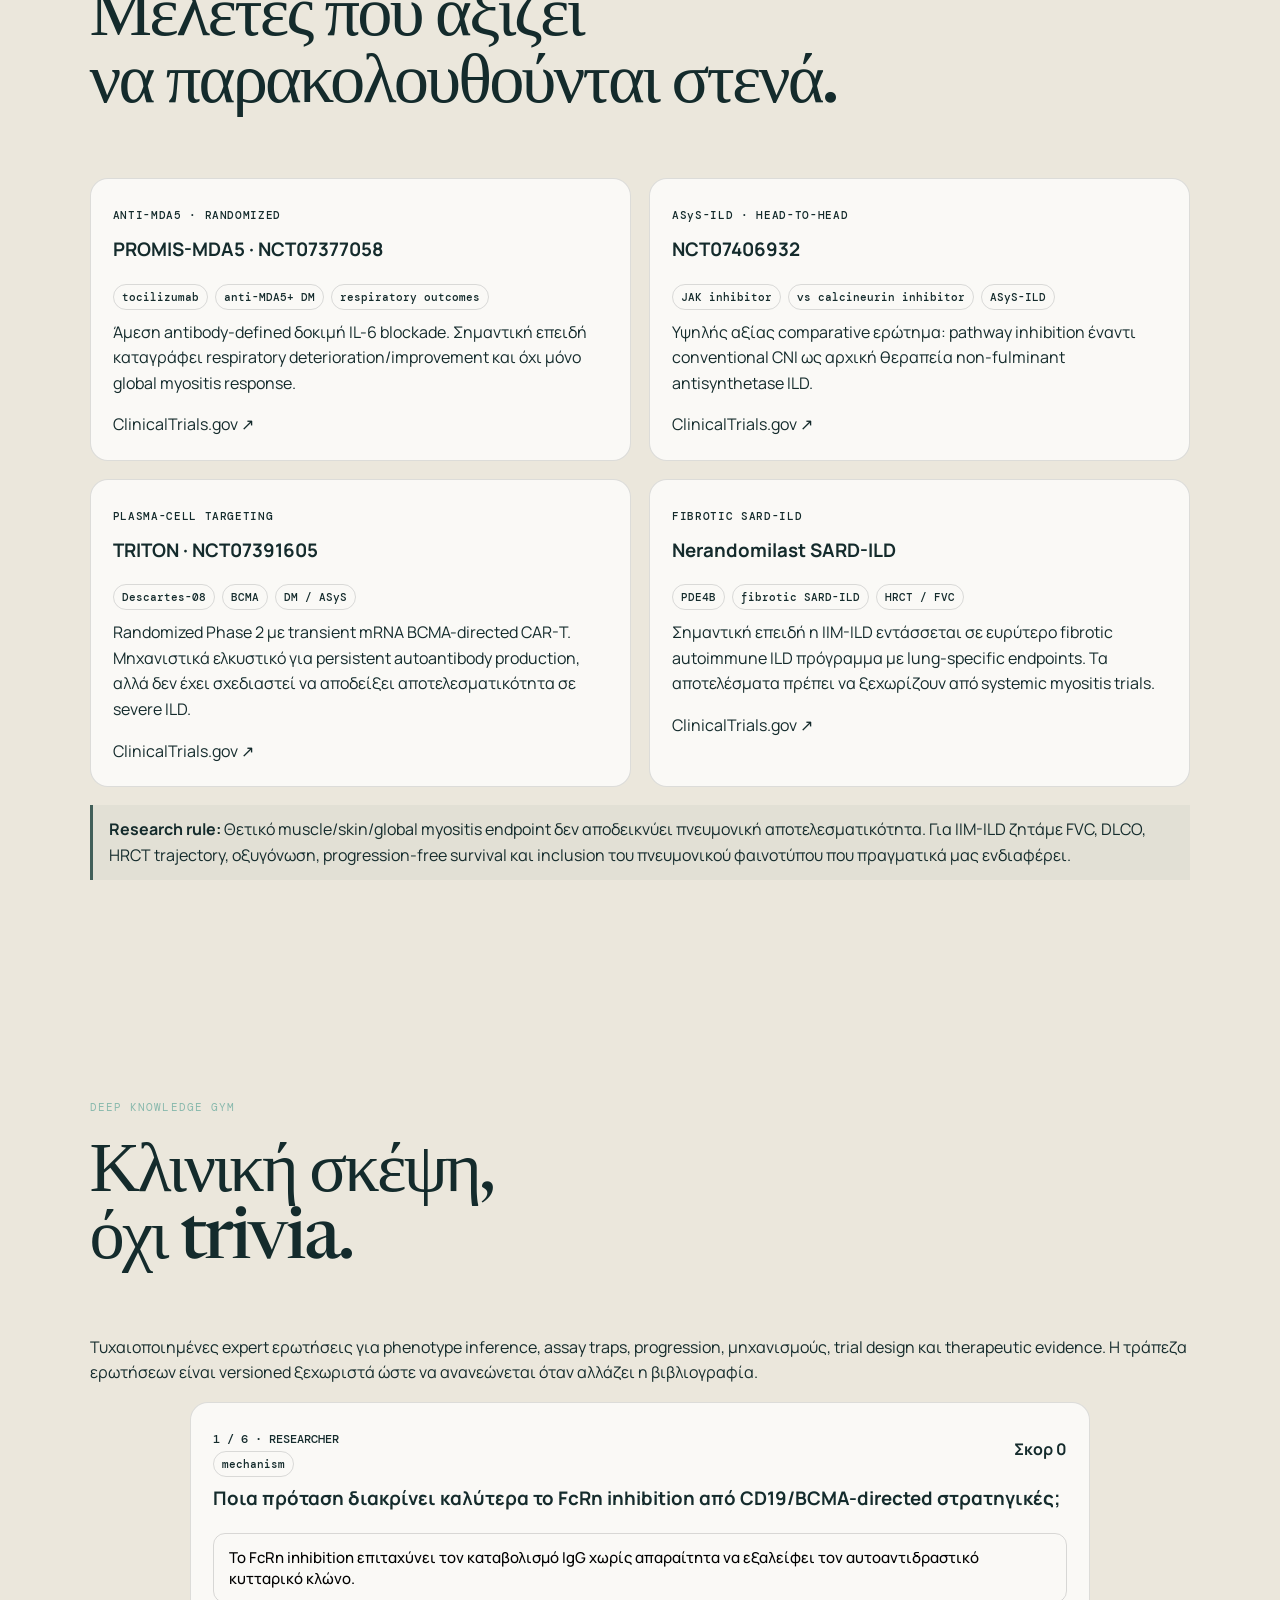
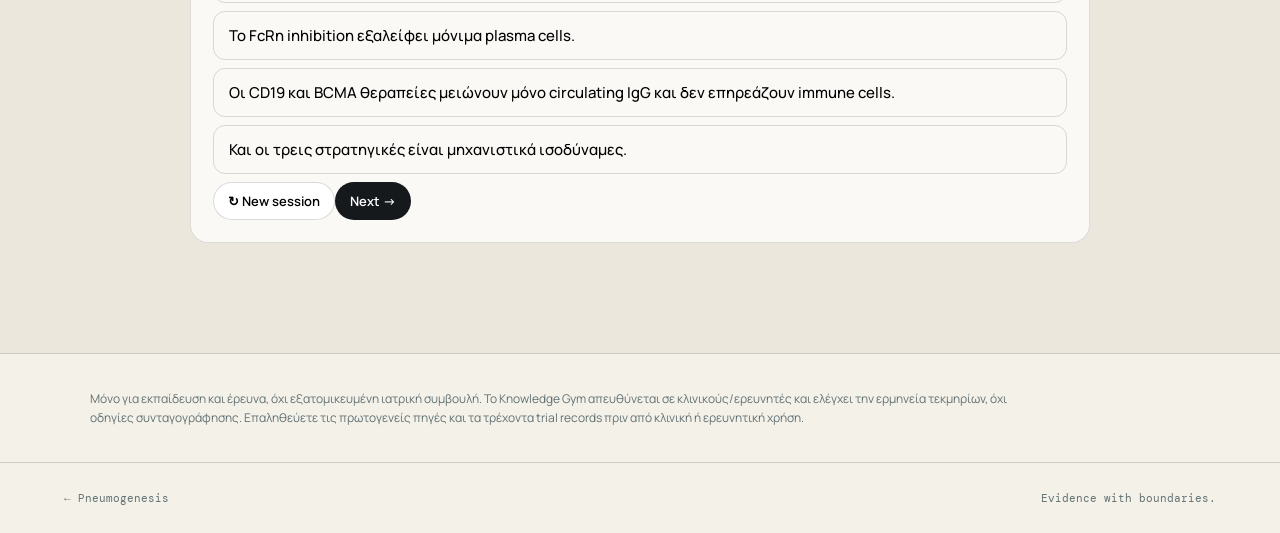
<file: myositis-ild/index.html>
<!doctype html>
<html lang="el" data-lang="el">
<head>
<meta charset="utf-8"><meta name="viewport" content="width=device-width,initial-scale=1">
<meta name="description" content="Myositis Autoantibody Atlas and ILD research hub: complete MSA, MAA and antisynthetase spectrum, phenotypes, lung relevance, malignancy signals, assay caveats, trials and a deep clinical-research Knowledge Gym.">
<title>Myositis Autoantibody Atlas & ILD Research | Pneumogenesis</title>
<script>(function(){var l=null;try{l=new URLSearchParams(location.search).get('lang')}catch(e){};if(l!=='en'&&l!=='el'){try{l=localStorage.getItem('pg-lang')}catch(e){}};if(l!=='en'&&l!=='el')l='el';document.documentElement.dataset.lang=l;document.documentElement.lang=l})();</script>
<link rel="canonical" id="pg-canonical" href="https://pneumogenesis.gr/myositis-ild/">
<link rel="alternate" hreflang="el" href="https://pneumogenesis.gr/myositis-ild/">
<link rel="alternate" hreflang="en" href="https://pneumogenesis.gr/en/myositis-ild/">
<link rel="alternate" hreflang="x-default" href="https://pneumogenesis.gr/myositis-ild/">
<script>(function(){try{if(document.documentElement.getAttribute("data-lang")==="en"){document.getElementById("pg-canonical").href="https://pneumogenesis.gr/en/myositis-ild/";}}catch(e){}})();</script>

<link rel="preconnect" href="https://fonts.googleapis.com"><link rel="preconnect" href="https://fonts.gstatic.com" crossorigin>
<link href="https://fonts.googleapis.com/css2?family=DM+Mono:wght@400;500&family=Manrope:wght@400;500;600;700&family=Newsreader:opsz,wght@6..72,400;6..72,500&display=swap" rel="stylesheet">
<link rel="stylesheet" href="../assets/site.css">
<style>
.deep-grid{display:grid;grid-template-columns:repeat(3,minmax(0,1fr));gap:18px}.deep-card,.trial-card,.quiz-card{border:1px solid rgba(20,25,28,.13);border-radius:18px;padding:22px;background:rgba(255,255,255,.74)}.deep-card h3,.trial-card h3,.quiz-card h3{margin-top:8px}.flag{font:500 11px "DM Mono",monospace;letter-spacing:.06em}.trial-grid{display:grid;grid-template-columns:repeat(2,minmax(0,1fr));gap:18px}.trial-meta{display:flex;flex-wrap:wrap;gap:7px;margin:10px 0}.trial-meta span,.quiz-tag{font:500 11px "DM Mono",monospace;border:1px solid rgba(20,25,28,.14);border-radius:999px;padding:5px 8px}.quiz-shell{max-width:900px;margin:auto}.quiz-head{display:flex;justify-content:space-between;gap:15px;align-items:center;flex-wrap:wrap}.quiz-choice{display:block;width:100%;text-align:left;margin:8px 0;padding:13px 15px;border:1px solid rgba(20,25,28,.15);border-radius:12px;background:transparent;cursor:pointer;font:500 15px Manrope,sans-serif}.quiz-choice:hover,.quiz-choice:focus-visible{background:rgba(20,25,28,.045)}.quiz-choice.correct{border-color:#2e705a;background:rgba(46,112,90,.09)}.quiz-choice.wrong{border-color:#a14646;background:rgba(161,70,70,.08)}.quiz-feedback{margin-top:16px;padding-top:15px;border-top:1px solid rgba(20,25,28,.1)}.quiz-btn{border:1px solid rgba(20,25,28,.16);border-radius:999px;background:#fff;padding:9px 14px;font:600 13px Manrope,sans-serif;cursor:pointer}.quiz-btn.primary{background:#15191c;color:#fff}.quiz-source{font-size:13px}.quiz-progress{font:500 12px "DM Mono",monospace}.quiz-score{font-weight:700}.note-box{border-left:3px solid #415f59;padding:12px 16px;margin-top:18px;background:rgba(65,95,89,.05)}.atlas-group{margin:34px 0}.atlas-group>.section-label{margin-bottom:12px}.deep-card p{margin:.55rem 0}.deep-card b{font-weight:700}@media(max-width:800px){.deep-grid,.trial-grid{grid-template-columns:1fr}}
</style>
</head>
<body class="report-page review-page">
<header class="site-header">
<a class="brand" href="../"><span class="brand-mark" aria-hidden="true"><i></i><i></i><i></i></span><span><strong>Pneumogenesis</strong><small>Pulmonary Fibrosis Intelligence</small></span></a>
<nav aria-label="Navigation">
<a href="../updates/"><span class="t-el" lang="el">Ενημερώσεις</span><span class="t-en" lang="en">Updates</span></a>
<a href="#antibodies">Autoantibody Atlas</a><a href="#synthetases">ARS spectrum</a><a href="#trials">Trial watch</a><a href="#quiz">Knowledge Gym</a>
<div class="lang-switch" role="group"><button type="button" data-set-lang="el">ΕΛ</button><button type="button" data-set-lang="en">EN</button></div>
</nav></header>
<main>
<section class="report-hero review-hero">
<div class="report-meta"><span>IIM-ILD · DEEP RESEARCH HUB</span><span>Reviewed 08.10.2026</span></div>
<h1><span class="t-en" lang="en">Myositis Autoantibody Atlas<br><em>& ILD Research Update.</em></span><span class="t-el" lang="el">Myositis Autoantibody Atlas<br><em>& ILD Research Update.</em></span></h1>
<p class="report-deck"><span class="t-en" lang="en">A complete, phenotype-first map of myositis-specific and myositis-associated autoantibodies — from MDA5, TIF1γ, NXP2, Mi-2 and SAE to SRP, HMGCR, cN1A, overlap antibodies and the full antisynthetase spectrum — linked to ILD, cancer, muscle, skin, assay reliability, trials and targeted biology.</span><span class="t-el" lang="el">Πλήρης, phenotype-first χάρτης των myositis-specific και myositis-associated αυτοαντισωμάτων — από MDA5, TIF1γ, NXP2, Mi-2 και SAE έως SRP, HMGCR, cN1A, overlap antibodies και όλο το antisynthetase spectrum — συνδεδεμένος με ILD, κακοήθεια, μυ, δέρμα, αξιοπιστία assay, trials και στοχευμένη βιολογία.</span></p>
<div class="evidence-key"><span>ESTABLISHED</span><span>STRONG OBSERVATIONAL</span><span>EMERGING</span><span>EXPERIMENTAL</span></div>
</section>

<section class="evidence-section" id="antibodies">
<div class="section-heading"><p class="section-label">MYOSITIS AUTOANTIBODY ATLAS</p><h2><span class="t-en" lang="en">Not a list of bands.<br>A map of phenotypes.</span><span class="t-el" lang="el">Όχι μια λίστα από bands.<br>Ένας χάρτης φαινοτύπων.</span></h2><p><span class="t-en" lang="en">Read the antibody together with age, organ pattern, CK, HRCT, cancer risk, co-antibodies and assay method. Most MSAs are usually mutually exclusive; unexpected multiple weak positives should trigger methodological caution.</span><span class="t-el" lang="el">Το αντίσωμα διαβάζεται μαζί με ηλικία, organ pattern, CK, HRCT, κίνδυνο κακοήθειας, co-antibodies και μέθοδο assay. Τα περισσότερα MSA είναι συνήθως αμοιβαία αποκλειόμενα· απρόσμενες πολλαπλές weak positivities απαιτούν μεθοδολογική προσοχή.</span></p></div>

<div class="atlas-group">
<p class="section-label">DERMATOMYOSITIS-SPECTRUM MSA</p>
<div class="deep-grid">
<article class="deep-card"><span class="flag">RP-ILD · CADM</span><h3>Anti-MDA5</h3><p><b>Signature:</b> clinically amyopathic/hypomyopathic DM, ulcerative/palmar skin disease, arthritis; strongest MSA association with acute/subacute or rapidly progressive ILD.</p><p><b>Think next:</b> Ro52, ferritin/LDH, oxygenation, HRCT burden, infection risk under intensive immunosuppression.</p></article>
<article class="deep-card"><span class="flag">CANCER SIGNAL</span><h3>Anti-TIF1γ</h3><p><b>Signature:</b> adult dermatomyositis with strong malignancy association and characteristic cutaneous phenotype.</p><p><b>ILD:</b> comparatively uncommon; do not infer an MDA5-like lung phenotype from TIF1γ positivity.</p></article>
<article class="deep-card"><span class="flag">DM · MALIGNANCY / CALCINOSIS CONTEXT</span><h3>Anti-NXP2</h3><p><b>Signature:</b> severe muscle phenotype, dysphagia/edema; calcinosis is particularly relevant in juvenile disease. Adult cancer association varies across cohorts.</p><p><b>ILD:</b> not a classic dominant pulmonary serotype.</p></article>
<article class="deep-card"><span class="flag">CLASSIC DM</span><h3>Anti-Mi-2α / Mi-2β</h3><p><b>Signature:</b> classic cutaneous DM with prominent muscle involvement and generally favorable treatment response.</p><p><b>ILD:</b> usually less prominent than in MDA5 or antisynthetase phenotypes.</p></article>
<article class="deep-card"><span class="flag">DM · DYSPHAGIA</span><h3>Anti-SAE1</h3><p><b>Signature:</b> skin disease may precede muscle disease; dysphagia can be prominent.</p><p><b>ILD:</b> reported, but pulmonary risk is less consistently defined than MDA5/ARS; commercial assay interpretation deserves care.</p></article>
</div></div>

<div class="atlas-group">
<p class="section-label">IMMUNE-MEDIATED NECROTIZING MYOPATHY</p>
<div class="deep-grid">
<article class="deep-card"><span class="flag">IMNM · SEVERE MYOPATHY</span><h3>Anti-SRP</h3><p><b>Signature:</b> severe proximal weakness, marked CK elevation and necrotizing pathology.</p><p><b>ILD:</b> can occur, but an independent MDA5-like RP-ILD phenotype is not established. Weak line-blot positivity without a matching phenotype deserves confirmation.</p></article>
<article class="deep-card"><span class="flag">IMNM · STATIN CONTEXT</span><h3>Anti-HMGCR</h3><p><b>Signature:</b> necrotizing autoimmune myopathy, often but not exclusively associated with statin exposure; persistent weakness/CK despite statin withdrawal is a clue.</p><p><b>ILD:</b> not a defining feature; think muscle-first.</p></article>
</div></div>

<div class="atlas-group">
<p class="section-label">IBM / SUPPORTIVE SEROLOGY</p>
<div class="deep-grid">
<article class="deep-card"><span class="flag">SUPPORTIVE · NOT SPECIFIC</span><h3>Anti-cN1A / NT5C1A</h3><p><b>Signature:</b> supportive marker for inclusion-body myositis when the clinical pattern fits.</p><p><b>Caveat:</b> not sufficiently specific to diagnose IBM alone; positivity also occurs in other autoimmune diseases.</p></article>
</div></div>

<div class="atlas-group">
<p class="section-label">MYOSITIS-ASSOCIATED / OVERLAP AUTOANTIBODIES</p>
<div class="deep-grid">
<article class="deep-card"><span class="flag">SEVERITY MODIFIER</span><h3>Anti-Ro52 / TRIM21</h3><p><b>Why interesting:</b> a modifier rather than a stand-alone myositis subtype. Particularly informative with MDA5; in ASyS it tracks pulmonary burden/relapse more consistently than universal mortality.</p></article>
<article class="deep-card"><span class="flag">SCLEROMYOSITIS OVERLAP</span><h3>Anti-PM/Scl-75 · PM/Scl-100</h3><p><b>Signature:</b> myositis–systemic-sclerosis overlap, Raynaud, mechanic’s hands, ILD and sometimes calcinosis.</p><p><b>Clinical pearl:</b> the overlap phenotype can be more informative than forcing classification into “pure” myositis or SSc.</p></article>
<article class="deep-card"><span class="flag">OVERLAP · ASSAY CAUTION</span><h3>Anti-Ku</h3><p><b>Signature:</b> overlap CTD with myositis and possible ILD; phenotype varies substantially by cohort.</p><p><b>Caveat:</b> interpret commercial assay positivity in clinical context.</p></article>
<article class="deep-card"><span class="flag">MCTD / OVERLAP</span><h3>Anti-U1-RNP</h3><p><b>Signature:</b> mixed connective-tissue/overlap phenotype with Raynaud, arthritis, myositis and pulmonary involvement.</p><p><b>Think next:</b> ILD and pulmonary hypertension are different pulmonary problems and should not be conflated.</p></article>
</div></div>

<div class="note-box"><strong>Assay reality:</strong> commercial line/dot blots are useful screening tools, but false positives and false negatives remain important. A 2025 systematic review found pooled specificity generally high but highlighted substantial assay-dependent sensitivity and false-positive concerns, particularly for line-blot testing. Phenotype–serology discordance matters.</div>
</section>

<section class="evidence-section" id="synthetases">
<div class="section-heading"><p class="section-label">THE ANTISYNTHETASE SPECTRUM</p><h2><span class="t-en" lang="en">Same syndrome family.<br>Different pulmonary personalities.</span><span class="t-el" lang="el">Ίδια οικογένεια συνδρόμου.<br>Διαφορετικές πνευμονικές προσωπικότητες.</span></h2><p><span class="t-en" lang="en">The core clinically established panel includes eight anti-aminoacyl-tRNA synthetase antibodies. Rare additional synthetase targets are being described, but their disease specificity and routine diagnostic value are less mature.</span><span class="t-el" lang="el">Το βασικό κλινικά καθιερωμένο panel περιλαμβάνει οκτώ anti-aminoacyl-tRNA synthetase αντισώματα. Περιγράφονται και σπανιότερα synthetase targets, αλλά η ειδικότητα νόσου και η routine diagnostic αξία τους είναι λιγότερο ώριμες.</span></p></div>
<div class="deep-grid">
<article class="deep-card"><span class="flag">HISTIDYL-tRNA SYNTHETASE</span><h3>Jo-1 · HisRS</h3><p>Most common ARS. Classic combination of myositis, ILD, inflammatory arthritis, mechanic’s hands, Raynaud and fever; disease features may accumulate over time rather than appear simultaneously.</p></article>
<article class="deep-card"><span class="flag">THREONYL-tRNA SYNTHETASE</span><h3>PL-7 · ThrRS</h3><p>Often strongly lung-relevant; non-Jo-1 disease may present as ILD before overt myositis. Keep the individual antibody rather than coding only “ASyS positive”.</p></article>
<article class="deep-card"><span class="flag">ALANYL-tRNA SYNTHETASE</span><h3>PL-12 · AlaRS</h3><p>Frequently lung-dominant or amyopathic/hypomyopathic compared with classic Jo-1 phenotypes; isolated ILD should not stop you from considering ASyS.</p></article>
<article class="deep-card"><span class="flag">GLYCYL-tRNA SYNTHETASE</span><h3>EJ · GlyRS</h3><p>Rare but highly relevant in ILD practice. Acute/subacute interstitial pneumonia may precede obvious muscle disease; relapse biology deserves attention.</p></article>
<article class="deep-card"><span class="flag">ISOLEUCYL-tRNA SYNTHETASE</span><h3>OJ · IleRS</h3><p>Rare and diagnostically challenging. OJ antigenicity involves a multisynthetase complex, and some routine assays may under-detect it; phenotype can be strongly pulmonary.</p></article>
<article class="deep-card"><span class="flag">ASPARAGINYL-tRNA SYNTHETASE</span><h3>KS · AsnRS</h3><p>Very rare; often discussed in lung-dominant presentations. The absence of florid myositis does not exclude an antisynthetase phenotype.</p></article>
<article class="deep-card"><span class="flag">PHENYLALANYL-tRNA SYNTHETASE</span><h3>Zo · PheRS</h3><p>Rare ARS specificity. Useful mostly in expert serology/phenotype workups when common ARS antibodies are negative but the clinical picture remains convincing.</p></article>
<article class="deep-card"><span class="flag">TYROSYL-tRNA SYNTHETASE</span><h3>Ha / YRS · TyrRS</h3><p>Rare established ARS specificity. Data are sparse, so avoid pretending its prognosis is as well quantified as Jo-1, PL-7 or PL-12.</p></article>
<article class="deep-card"><span class="flag">RESEARCH FRONTIER</span><h3>Other rare ARS targets</h3><p>Reports include additional synthetase targets such as valyl/cysteinyl and, in mechanistic literature, lysyl, glutaminyl and tryptophanyl synthetases. These should be labelled emerging rather than treated as equivalent to the core eight-antibody clinical panel.</p></article>
</div>
<div class="note-box"><strong>Deep clinical pearl:</strong> antisynthetase syndrome is not “anti-Jo-1 syndrome”. Jo-1 negativity plus normal CK does not exclude ASyS when unexplained NSIP/OP-pattern ILD, Raynaud, inflammatory arthritis or subtle mechanic’s hands point in that direction.</div>
</section>


<section class="evidence-section" id="atlas">
<div class="section-heading"><p class="section-label">MYOSITIS AUTOANTIBODY ATLAS</p><h2>The full serological spectrum.<br>Phenotype, organs, pitfalls.</h2><p>Use antibodies as probability-shifters, not isolated diagnoses. Read every result with phenotype, assay method, signal strength and longitudinal organ behaviour.</p></div>
<div class="deep-grid">
<article class="deep-card"><span class="flag">DM · MSA</span><h3>Mi-2α / Mi-2β</h3><p><b>Signature:</b> classic cutaneous dermatomyositis with prominent muscle disease and usually lower ILD burden. <b>Think next:</b> rash + CK + muscle pattern.</p></article>
<article class="deep-card"><span class="flag">DM · MSA</span><h3>TIF1γ</h3><p><b>Signature:</b> malignancy-associated dermatomyositis. <b>Think next:</b> cancer risk and surveillance; ILD is not the defining signal.</p></article>
<article class="deep-card"><span class="flag">DM · MSA</span><h3>NXP2</h3><p><b>Signature:</b> severe weakness, dysphagia, edema; calcinosis particularly in juvenile disease. <b>Think next:</b> swallowing and functional severity.</p></article>
<article class="deep-card"><span class="flag">DM · MSA</span><h3>SAE1</h3><p><b>Signature:</b> skin-predominant onset, sometimes followed later by myositis; dysphagia may be prominent. <b>Think next:</b> chronology matters.</p></article>
<article class="deep-card"><span class="flag">DM · MSA</span><h3>MDA5</h3><p><b>Signature:</b> amyopathic/hypomyopathic DM, vasculopathic skin clues, arthritis and high-risk ILD. <b>Think next:</b> RP-ILD trajectory and infection differential.</p></article>
<article class="deep-card"><span class="flag">IMNM · MSA</span><h3>SRP</h3><p><b>Signature:</b> severe necrotizing myopathy and very high CK. <b>Think next:</b> IMNM first; lung attribution needs caution.</p></article>
<article class="deep-card"><span class="flag">IMNM · MSA</span><h3>HMGCR</h3><p><b>Signature:</b> immune-mediated necrotizing myopathy; statin-associated in some adults, but not all. <b>Think next:</b> persistent weakness/CK despite statin withdrawal.</p></article>
<article class="deep-card"><span class="flag">IBM-ASSOCIATED</span><h3>cN1A / NT5C1A</h3><p><b>Signature:</b> supportive marker for inclusion-body myositis, not disease-specific. <b>Think next:</b> finger-flexor/quadriceps pattern and dysphagia.</p></article>
<article class="deep-card"><span class="flag">OVERLAP · MAA</span><h3>PM/Scl-75 · PM/Scl-100</h3><p><b>Signature:</b> myositis–systemic-sclerosis overlap, often with ILD/Raynaud/sclerodermatous features. <b>Think next:</b> overlap syndrome.</p></article>
<article class="deep-card"><span class="flag">OVERLAP · MAA</span><h3>Ku</h3><p><b>Signature:</b> overlap autoimmunity with myositis and possible ILD. <b>Think next:</b> search for SSc/SLE overlap features.</p></article>
<article class="deep-card"><span class="flag">MODIFIER · MAA</span><h3>Ro52 / TRIM21</h3><p><b>Signature:</b> context-dependent severity modifier, especially with MDA5 and several antisynthetase phenotypes. <b>Think next:</b> interaction, not standalone destiny.</p></article>
<article class="deep-card"><span class="flag">OVERLAP CTD</span><h3>U1-RNP · Scl-70 · fibrillarin · Th/To</h3><p><b>Signature:</b> connective-tissue overlap rather than classic MSA biology. <b>Think next:</b> the pulmonary phenotype may be driven by the overlap CTD context.</p></article>
</div>
<div class="section-heading" style="margin-top:44px"><p class="section-label">ANTISYNTHETASE SPECTRUM</p><h2>Not just Jo-1.</h2></div>
<div class="deep-grid">
<article class="deep-card"><span class="flag">HISTIDYL-tRNA SYNTHETASE</span><h3>Jo-1</h3><p>Most common ARS. Classic ASyS pattern: myositis, ILD, arthritis, Raynaud, fever and mechanic's hands.</p></article>
<article class="deep-card"><span class="flag">THREONYL-tRNA SYNTHETASE</span><h3>PL-7</h3><p>Often lung-heavy; ILD may dominate or precede myositis. <b>Brain cue:</b> Jo-1-negative NSIP/OP does not end the ASyS search.</p></article>
<article class="deep-card"><span class="flag">ALANYL-tRNA SYNTHETASE</span><h3>PL-12</h3><p>Frequently pulmonary-predominant and sometimes relatively amyopathic. <b>Brain cue:</b> subtle systemic clues can matter.</p></article>
<article class="deep-card"><span class="flag">GLYCYL-tRNA SYNTHETASE</span><h3>EJ</h3><p>Important lung-predominant ARS with acute/subacute presentations described. <b>Brain cue:</b> do not wait for dramatic CK elevation.</p></article>
<article class="deep-card"><span class="flag">ISOLEUCYL-tRNA SYNTHETASE</span><h3>OJ</h3><p>Rare and technically challenging on some routine panels. <b>Brain cue:</b> phenotype–assay discordance may justify confirmation.</p></article>
<article class="deep-card"><span class="flag">ASPARAGINYL-tRNA SYNTHETASE</span><h3>KS</h3><p>Rare, often ILD-predominant with limited muscle manifestations. <b>Brain cue:</b> amyopathic does not mean non-antisynthetase.</p></article>
<article class="deep-card"><span class="flag">PHENYLALANYL-tRNA SYNTHETASE</span><h3>Zo</h3><p>Very rare. Antibody-specific prognosis is hard to establish from small cohorts. <b>Brain cue:</b> avoid overclaiming from case-level data.</p></article>
<article class="deep-card"><span class="flag">TYROSYL-tRNA SYNTHETASE</span><h3>Ha / YRS</h3><p>Rare ARS with limited cohort-level evidence. <b>Brain cue:</b> prioritize reproducible phenotype over novelty.</p></article>
</div>
<div class="note-box"><strong>Atlas rule:</strong> weak bands, multiple simultaneous MSAs, unexpected phenotypes and rare specificities should trigger review of assay method and signal strength and, when clinically consequential, confirmatory testing.</div>
</section>
<section class="evidence-section" id="trials">
<div class="section-heading"><p class="section-label">TRIAL WATCH · 2026+</p><h2><span class="t-en" lang="en">Studies worth<br>watching closely.</span><span class="t-el" lang="el">Μελέτες που αξίζει<br>να παρακολουθούνται στενά.</span></h2></div>
<div class="trial-grid">
<article class="trial-card"><span class="flag">ANTI-MDA5 · RANDOMIZED</span><h3>PROMIS-MDA5 · NCT07377058</h3><div class="trial-meta"><span>tocilizumab</span><span>anti-MDA5+ DM</span><span>respiratory outcomes</span></div><p><span class="t-en" lang="en">A direct antibody-defined test of IL-6 blockade. Important because respiratory deterioration/improvement is captured rather than relying only on global myositis response.</span><span class="t-el" lang="el">Άμεση antibody-defined δοκιμή IL-6 blockade. Σημαντική επειδή καταγράφει respiratory deterioration/improvement και όχι μόνο global myositis response.</span></p><a href="https://clinicaltrials.gov/study/NCT07377058" target="_blank" rel="noopener">ClinicalTrials.gov ↗</a></article>
<article class="trial-card"><span class="flag">ASyS-ILD · HEAD-TO-HEAD</span><h3>NCT07406932</h3><div class="trial-meta"><span>JAK inhibitor</span><span>vs calcineurin inhibitor</span><span>ASyS-ILD</span></div><p><span class="t-en" lang="en">A high-value comparative question: pathway inhibition versus a conventional CNI strategy as initial therapy in non-fulminant antisynthetase ILD.</span><span class="t-el" lang="el">Υψηλής αξίας comparative ερώτημα: pathway inhibition έναντι conventional CNI ως αρχική θεραπεία non-fulminant antisynthetase ILD.</span></p><a href="https://clinicaltrials.gov/study/NCT07406932" target="_blank" rel="noopener">ClinicalTrials.gov ↗</a></article>
<article class="trial-card"><span class="flag">PLASMA-CELL TARGETING</span><h3>TRITON · NCT07391605</h3><div class="trial-meta"><span>Descartes-08</span><span>BCMA</span><span>DM / ASyS</span></div><p><span class="t-en" lang="en">Randomized Phase 2 testing transient mRNA BCMA-directed CAR-T. Mechanistically compelling for persistent autoantibody production, but not designed to prove efficacy in severe ILD.</span><span class="t-el" lang="el">Randomized Phase 2 με transient mRNA BCMA-directed CAR-T. Μηχανιστικά ελκυστικό για persistent autoantibody production, αλλά δεν έχει σχεδιαστεί να αποδείξει αποτελεσματικότητα σε severe ILD.</span></p><a href="https://clinicaltrials.gov/study/NCT07391605" target="_blank" rel="noopener">ClinicalTrials.gov ↗</a></article>
<article class="trial-card"><span class="flag">FIBROTIC SARD-ILD</span><h3>Nerandomilast SARD-ILD</h3><div class="trial-meta"><span>PDE4B</span><span>fibrotic SARD-ILD</span><span>HRCT / FVC</span></div><p><span class="t-en" lang="en">Relevant because IIM-ILD sits inside a broader fibrotic autoimmune ILD program with lung-specific endpoints. Results must be interpreted separately from systemic myositis trials.</span><span class="t-el" lang="el">Σημαντική επειδή η IIM-ILD εντάσσεται σε ευρύτερο fibrotic autoimmune ILD πρόγραμμα με lung-specific endpoints. Τα αποτελέσματα πρέπει να ξεχωρίζουν από systemic myositis trials.</span></p><a href="https://clinicaltrials.gov/" target="_blank" rel="noopener">ClinicalTrials.gov ↗</a></article>
</div>
<div class="note-box"><strong><span class="t-en" lang="en">Research rule:</span><span class="t-el" lang="el">Research rule:</span></strong> <span class="t-en" lang="en">A positive muscle/skin/global myositis endpoint does not establish pulmonary efficacy. For IIM-ILD, ask for FVC, DLCO, HRCT trajectory, oxygenation, progression-free survival and inclusion of the pulmonary phenotype you actually care about.</span><span class="t-el" lang="el">Θετικό muscle/skin/global myositis endpoint δεν αποδεικνύει πνευμονική αποτελεσματικότητα. Για IIM-ILD ζητάμε FVC, DLCO, HRCT trajectory, οξυγόνωση, progression-free survival και inclusion του πνευμονικού φαινοτύπου που πραγματικά μας ενδιαφέρει.</span></div>
</section>

<section class="evidence-section" id="quiz">
<div class="section-heading"><p class="section-label">DEEP KNOWLEDGE GYM</p><h2><span class="t-en" lang="en">Clinical reasoning,<br>not trivia.</span><span class="t-el" lang="el">Κλινική σκέψη,<br>όχι trivia.</span></h2><p><span class="t-en" lang="en">Randomized expert questions on phenotype inference, assay traps, progression, mechanism, trial design and therapeutic evidence. The question bank is versioned separately so it can be refreshed as the literature changes.</span><span class="t-el" lang="el">Τυχαιοποιημένες expert ερωτήσεις για phenotype inference, assay traps, progression, μηχανισμούς, trial design και therapeutic evidence. Η τράπεζα ερωτήσεων είναι versioned ξεχωριστά ώστε να ανανεώνεται όταν αλλάζει η βιβλιογραφία.</span></p></div>
<div class="quiz-shell">
<div class="quiz-card" id="quiz-card">
<div class="quiz-head"><div><span class="quiz-progress" id="quiz-progress">Loading…</span><div id="quiz-tags"></div></div><div class="quiz-score" id="quiz-score"></div></div>
<h3 id="quiz-question">Loading question bank…</h3><div id="quiz-options"></div><div class="quiz-feedback" id="quiz-feedback" hidden></div>
<div class="quiz-controls"><button class="quiz-btn" id="quiz-restart" type="button">↻ New session</button><button class="quiz-btn primary" id="quiz-next" type="button" disabled>Next →</button></div>
</div></div>
</section>

<section class="clinical-note"><p><span class="t-en" lang="en">Educational and research information only, not individual medical advice. The Knowledge Gym is designed for clinicians/researchers and tests interpretation of evidence, not prescribing instructions. Verify source papers and current trial records before clinical or research use.</span><span class="t-el" lang="el">Μόνο για εκπαίδευση και έρευνα, όχι εξατομικευμένη ιατρική συμβουλή. Το Knowledge Gym απευθύνεται σε κλινικούς/ερευνητές και ελέγχει την ερμηνεία τεκμηρίων, όχι οδηγίες συνταγογράφησης. Επαληθεύετε τις πρωτογενείς πηγές και τα τρέχοντα trial records πριν από κλινική ή ερευνητική χρήση.</span></p></section>
</main>
<footer><a href="../">← Pneumogenesis</a><span>Evidence with boundaries.</span></footer>
<script>
(function(){
function lang(){return document.documentElement.dataset.lang==='en'?'en':'el'}
document.querySelectorAll('[data-set-lang]').forEach(function(b){b.addEventListener('click',function(){var l=b.dataset.setLang;document.documentElement.dataset.lang=l;document.documentElement.lang=l;try{localStorage.setItem('pg-lang',l)}catch(e){};render()})});
var bank=[],session=[],i=0,score=0,answered=false;
var qEl=document.getElementById('quiz-question'),opts=document.getElementById('quiz-options'),fb=document.getElementById('quiz-feedback'),prog=document.getElementById('quiz-progress'),sc=document.getElementById('quiz-score'),tags=document.getElementById('quiz-tags'),next=document.getElementById('quiz-next');
function shuffle(a){return a.slice().sort(function(){return Math.random()-.5})}
function textObj(o){return o?o[lang()]||o.en||'':''}
function newSession(){session=shuffle(bank).slice(0,Math.min(6,bank.length));i=0;score=0;answered=false;render()}
function render(){
 if(!session.length){return}
 if(i>=session.length){qEl.textContent=lang()==='en'?'Session complete':'Ολοκλήρωση session';opts.innerHTML='';tags.innerHTML='';prog.textContent='';sc.textContent=(lang()==='en'?'Score ':'Σκορ ')+score+'/'+session.length;fb.hidden=false;fb.innerHTML='<strong>'+(lang()==='en'?'Deep review: ':'Deep review: ')+'</strong>'+(lang()==='en'?'Restart for a new randomized set.':'Ξεκινήστε νέο randomized set.');next.disabled=true;return}
 var q=session[i];answered=false;next.disabled=true;fb.hidden=true;fb.innerHTML='';qEl.textContent=textObj(q.question);prog.textContent=(i+1)+' / '+session.length+' · '+q.difficulty.toUpperCase();sc.textContent=(lang()==='en'?'Score ':'Σκορ ')+score;tags.innerHTML='<span class="quiz-tag">'+q.domain+'</span>';opts.innerHTML='';
 q.options.forEach(function(o,idx){var b=document.createElement('button');b.type='button';b.className='quiz-choice';b.textContent=textObj(o);b.addEventListener('click',function(){choose(idx,b,q)});opts.appendChild(b)})
}
function choose(idx,b,q){
 if(answered)return;answered=true;var bs=opts.querySelectorAll('button');bs.forEach(function(x,j){x.disabled=true;if(j===q.answer)x.classList.add('correct')});if(idx===q.answer){score++}else b.classList.add('wrong');
 fb.hidden=false;var ok=idx===q.answer;fb.innerHTML='<strong>'+(ok?(lang()==='en'?'Correct.':'Σωστό.'):(lang()==='en'?'Not quite.':'Όχι ακριβώς.'))+'</strong><p>'+textObj(q.explanation)+'</p><p><b>Trap:</b> '+textObj(q.trap)+'</p><p class="quiz-source"><a target="_blank" rel="noopener" href="'+q.source+'">'+(lang()==='en'?'Open evidence source ↗':'Άνοιγμα πηγής ↗')+'</a></p>';sc.textContent=(lang()==='en'?'Score ':'Σκορ ')+score;next.disabled=false
}
next.addEventListener('click',function(){i++;render()});document.getElementById('quiz-restart').addEventListener('click',newSession);
fetch('quiz.json',{cache:'no-store'}).then(function(r){if(!r.ok)throw new Error('quiz bank');return r.json()}).then(function(d){bank=d.questions||[];newSession()}).catch(function(){qEl.textContent=lang()==='en'?'Question bank unavailable.':'Η τράπεζα ερωτήσεων δεν είναι διαθέσιμη.'});
})();
</script>
</body></html>
</file>
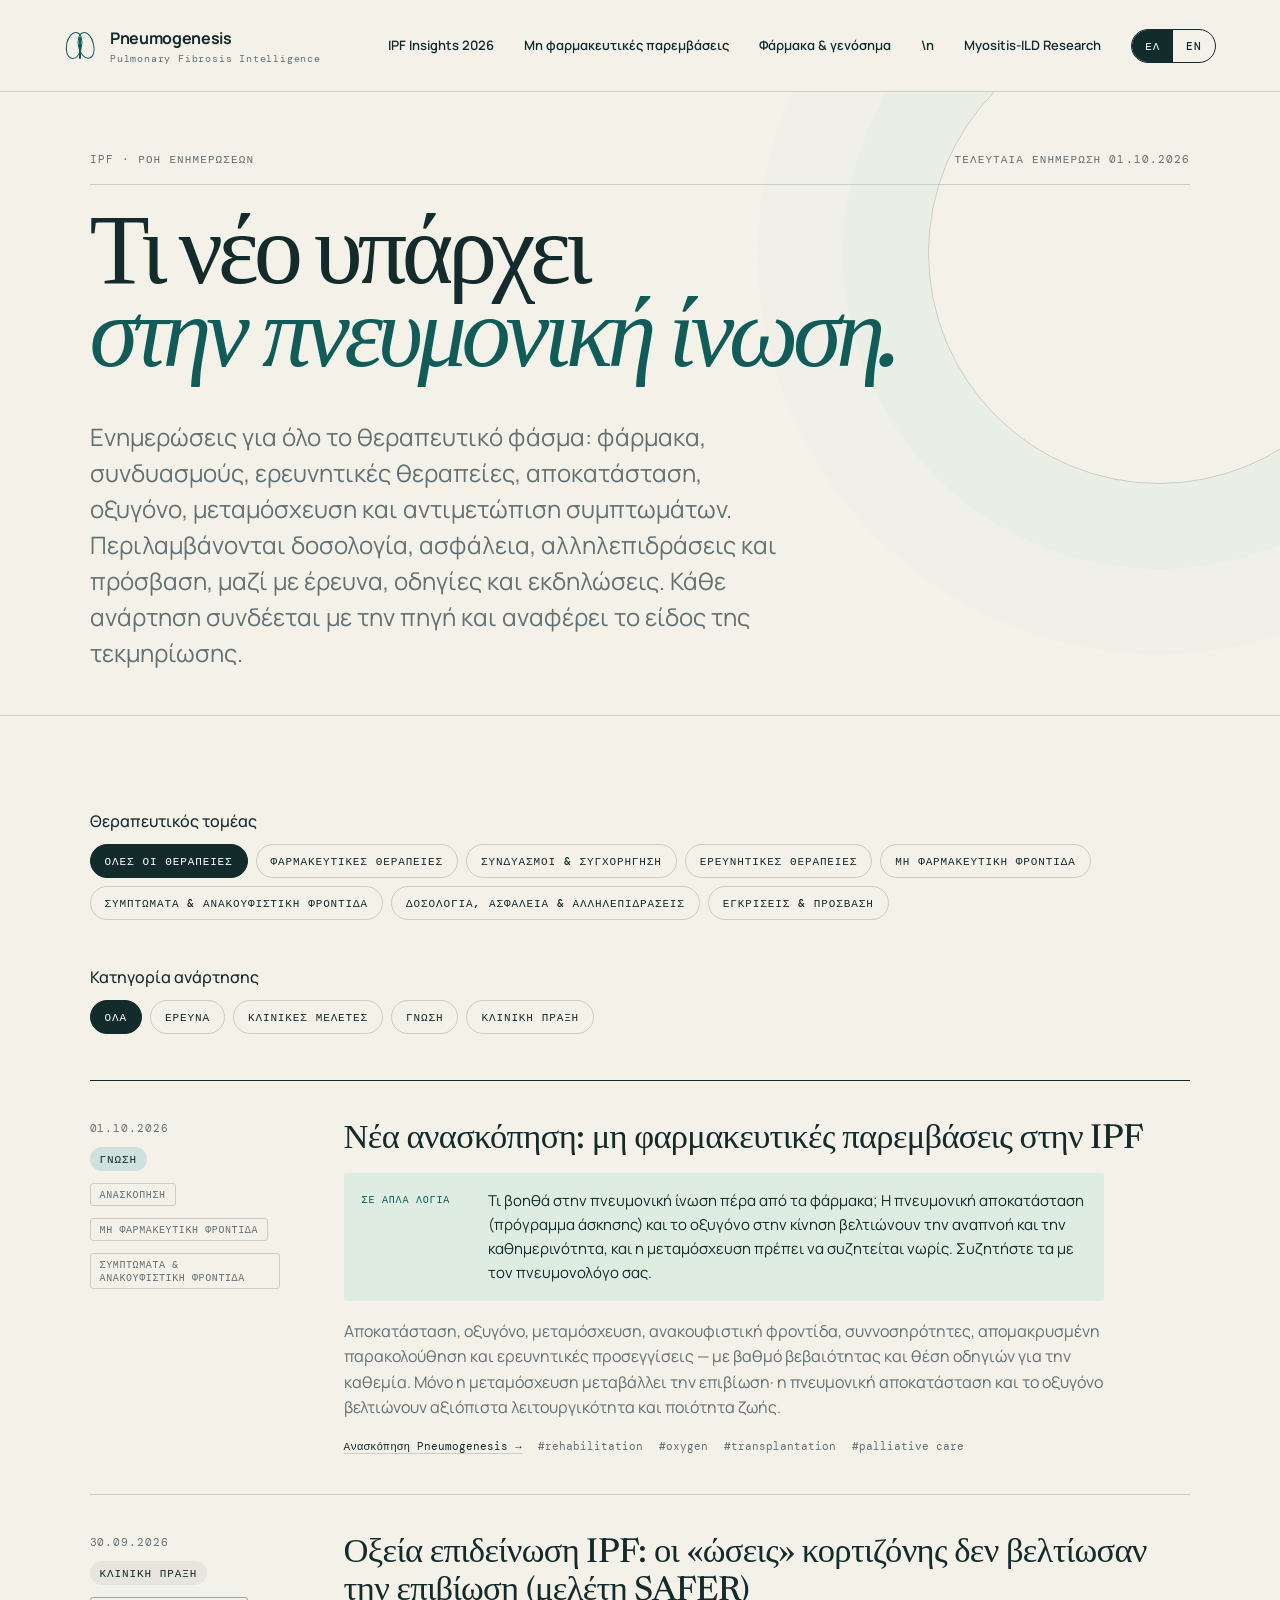
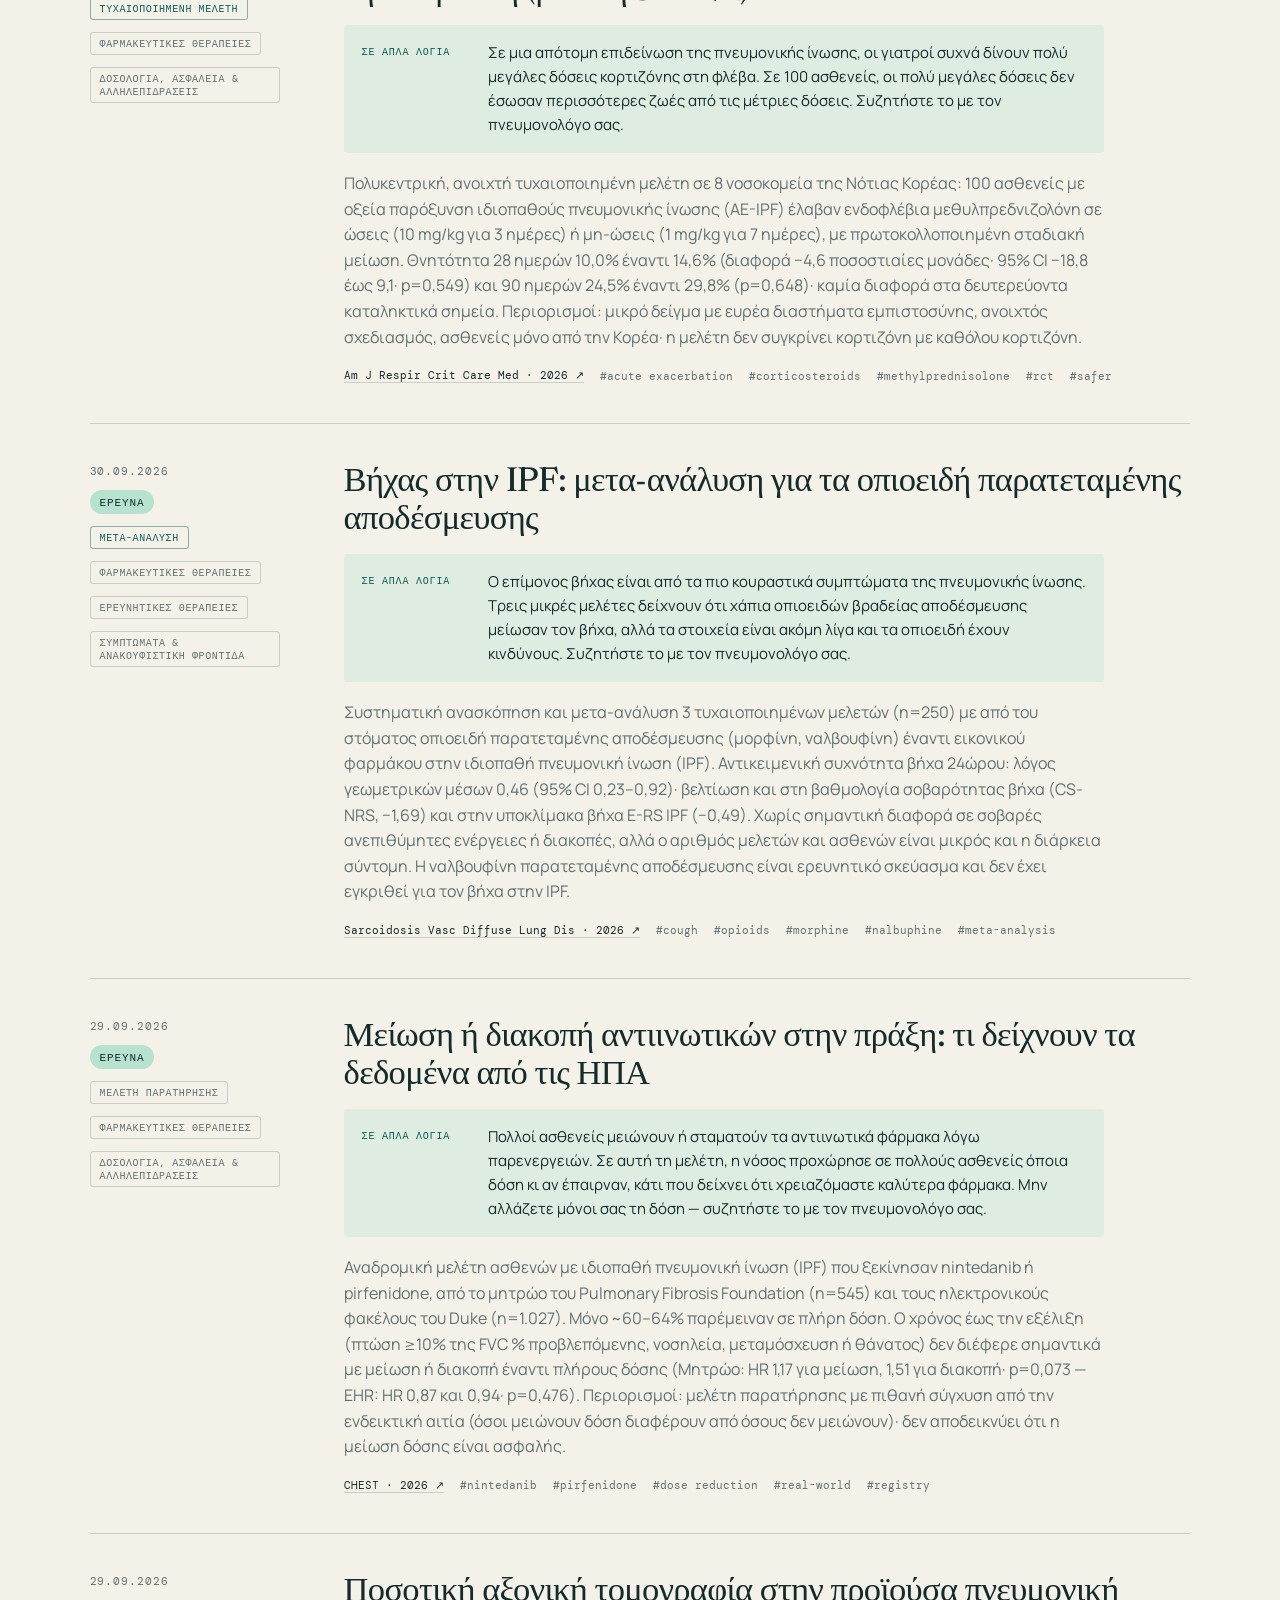
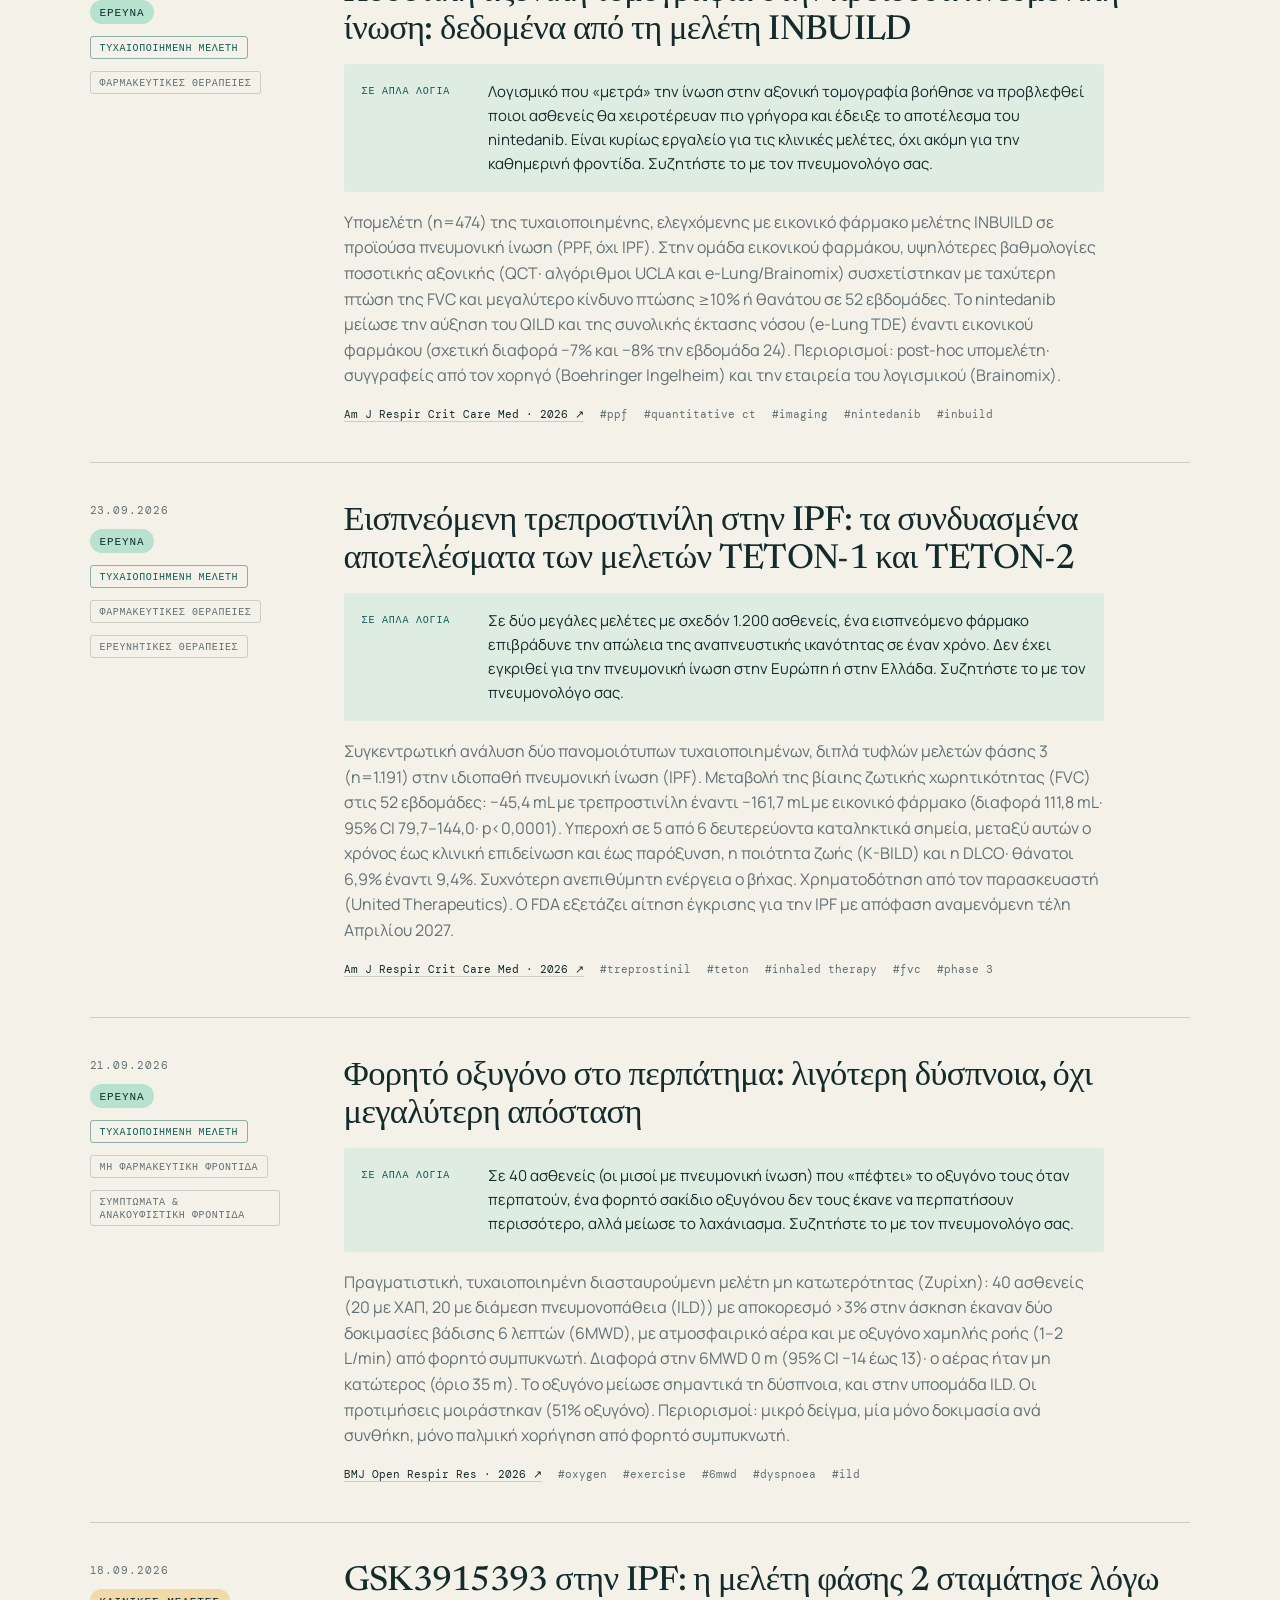
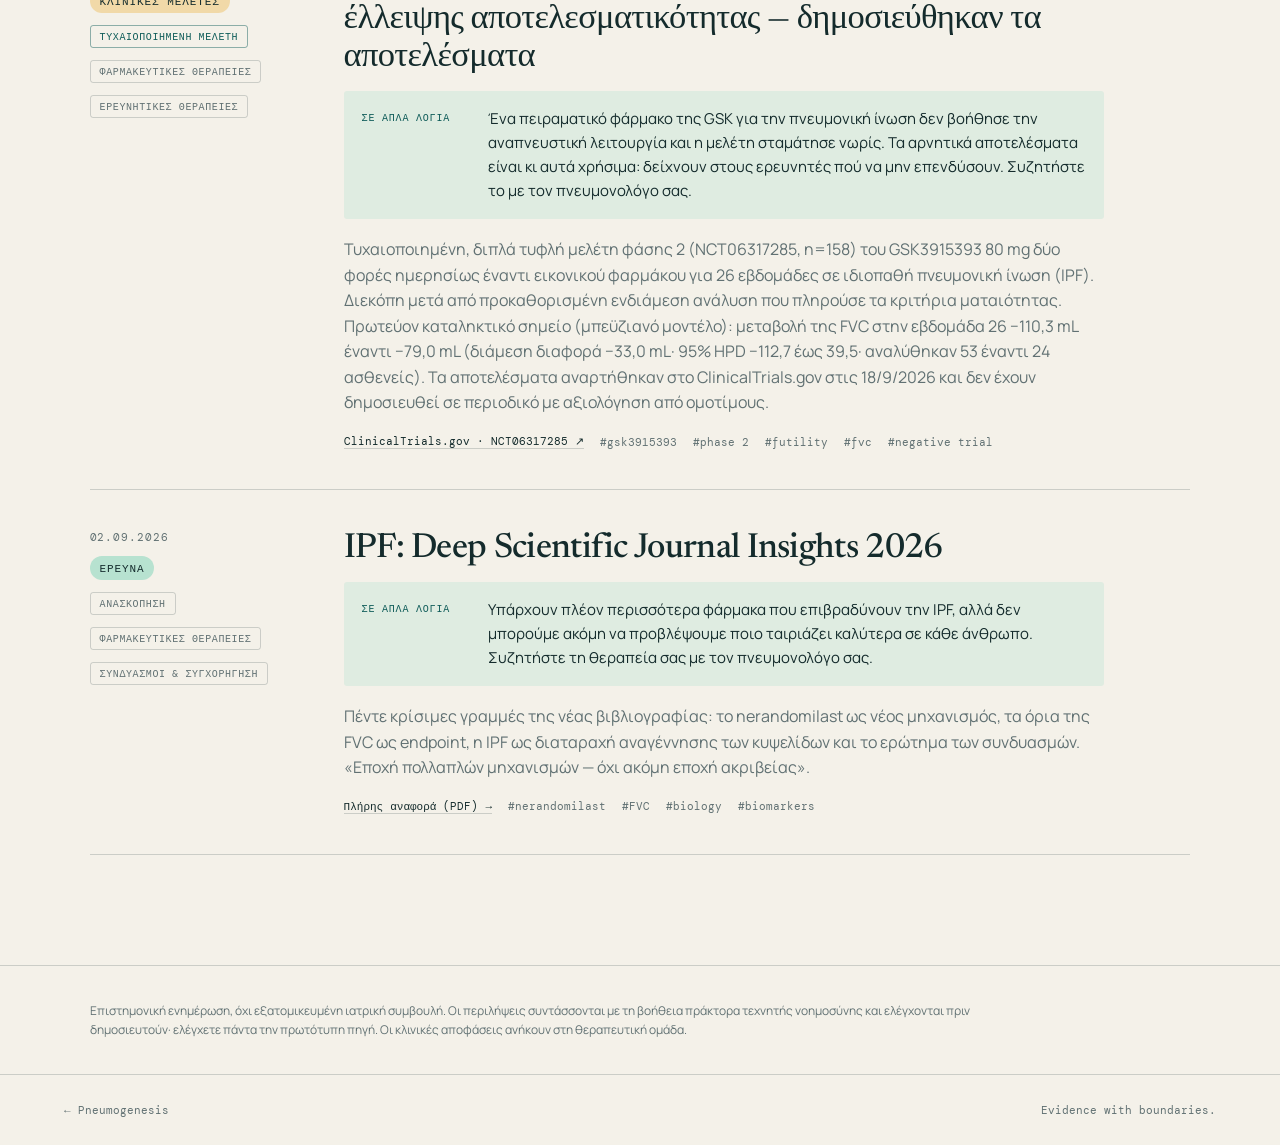
<file: updates/index.html>
<!doctype html>
<html lang="el" data-lang="el">
<head>
  <meta charset="utf-8">
  <meta name="viewport" content="width=device-width, initial-scale=1">
  <meta name="description" content="Όλες οι θεραπευτικές προσεγγίσεις στην πνευμονική ίνωση: φάρμακα, συνδυασμοί, ερευνητικές θεραπείες, μη φαρμακευτική φροντίδα, ασφάλεια και πρόσβαση / All pulmonary fibrosis therapies: medicines, combinations, investigational treatments, non-pharmacological care, safety and access.">
  <title>Νέα & ενημερώσεις | Pneumogenesis</title>
  <script>
    (function () {
      var lang = null;
      try { lang = new URLSearchParams(location.search).get('lang'); } catch (e) {}
      if (lang !== 'en' && lang !== 'el') { try { lang = localStorage.getItem('pg-lang'); } catch (e) {} }
      if (lang !== 'en' && lang !== 'el') lang = 'el';
      document.documentElement.setAttribute('data-lang', lang);
      document.documentElement.lang = lang;
    })();
  </script>
<link rel="canonical" id="pg-canonical" href="https://learn.pneumogenesis.gr/updates/">
<link rel="alternate" hreflang="el" href="https://learn.pneumogenesis.gr/updates/?lang=el">
<link rel="alternate" hreflang="en" href="https://learn.pneumogenesis.gr/updates/?lang=en">
<link rel="alternate" hreflang="x-default" href="https://learn.pneumogenesis.gr/updates/">
<script>(function(){try{if(document.documentElement.getAttribute("data-lang")==="en"){document.getElementById("pg-canonical").href="https://learn.pneumogenesis.gr/updates/?lang=en";}}catch(e){}})();</script>

  <link rel="preconnect" href="https://fonts.googleapis.com">
  <link rel="preconnect" href="https://fonts.gstatic.com" crossorigin>
  <link href="https://fonts.googleapis.com/css2?family=DM+Mono:wght@400;500&family=Manrope:wght@400;500;600;700&family=Newsreader:opsz,wght@6..72,400;6..72,500&display=swap" rel="stylesheet">
  <link rel="stylesheet" href="../assets/site.css">
  <style>
    .feed-filter-heading { font: 500 16px Manrope, sans-serif; margin: 24px 0 12px; }
    .feed-filters { flex-wrap: wrap; }
    .feed-filter:focus-visible { outline: 2px solid currentColor; outline-offset: 3px; }
  </style>
</head>
<body class="report-page review-page">
  <header class="site-header">
    <a class="brand" href="../" aria-label="Pneumogenesis — αρχική">
      <span class="brand-mark" aria-hidden="true"><i></i><i></i><i></i></span>
      <span><strong>Pneumogenesis</strong><small>Pulmonary Fibrosis Intelligence</small></span>
    </a>
    <nav aria-label="Πλοήγηση / Navigation">
      <a href="../ipf-insights/">IPF Insights 2026</a>
      <a href="../ipf-interventions/"><span class="t-en" lang="en">Interventions review</span><span class="t-el" lang="el">Μη φαρμακευτικές παρεμβάσεις</span></a>
      <a href="../medicines/"><span class="t-en" lang="en">Medicines &amp; generics</span><span class="t-el" lang="el">Φάρμακα &amp; γενόσημα</span></a>\n      <a href="../myositis-ild/"><span class="t-en" lang="en">Myositis-ILD Research</span><span class="t-el" lang="el">Myositis-ILD Research</span></a>
      <div class="lang-switch" role="group" aria-label="Γλώσσα / Language">
        <button type="button" data-set-lang="el" lang="el">ΕΛ</button>
        <button type="button" data-set-lang="en" lang="en">EN</button>
      </div>
    </nav>
  </header>

  <main>
    <section class="report-hero review-hero">
      <div class="report-meta">
        <span><span class="t-en" lang="en">IPF · LIVE FEED</span><span class="t-el" lang="el">IPF · ΡΟΗ ΕΝΗΜΕΡΩΣΕΩΝ</span></span>
        <span id="feed-updated"></span>
      </div>
      <h1><span class="t-en" lang="en">What's new<br><em>in pulmonary fibrosis.</em></span><span class="t-el" lang="el">Τι νέο υπάρχει<br><em>στην πνευμονική ίνωση.</em></span></h1>
      <p class="report-deck"><span class="t-en" lang="en">Updates across the full treatment landscape: medicines, combination therapy, investigational treatments, rehabilitation, oxygen, transplantation and symptom care. Dosing, safety, interactions and access are included, alongside research, guidelines and events. Each post links to its source and identifies the type of evidence.</span><span class="t-el" lang="el">Ενημερώσεις για όλο το θεραπευτικό φάσμα: φάρμακα, συνδυασμούς, ερευνητικές θεραπείες, αποκατάσταση, οξυγόνο, μεταμόσχευση και αντιμετώπιση συμπτωμάτων. Περιλαμβάνονται δοσολογία, ασφάλεια, αλληλεπιδράσεις και πρόσβαση, μαζί με έρευνα, οδηγίες και εκδηλώσεις. Κάθε ανάρτηση συνδέεται με την πηγή και αναφέρει το είδος της τεκμηρίωσης.</span></p>
    </section>

    <section class="feed-section">
      <h2 class="feed-filter-heading"><span class="t-en" lang="en">Treatment area</span><span class="t-el" lang="el">Θεραπευτικός τομέας</span></h2>
      <div class="feed-filters" role="group" aria-label="Θεραπευτικός τομέας / Treatment area" id="therapy-filters"></div>
      <h2 class="feed-filter-heading"><span class="t-en" lang="en">Post category</span><span class="t-el" lang="el">Κατηγορία ανάρτησης</span></h2>
      <div class="feed-filters" role="group" aria-label="Φίλτρο κατηγορίας / Filter by type" id="feed-filters"></div>
      <ol class="feed-list" id="feed-list" aria-live="polite"></ol>
      <p class="feed-status" id="feed-status"><span class="t-en" lang="en">Loading…</span><span class="t-el" lang="el">Φόρτωση…</span></p>
    </section>

    <section class="clinical-note"><p><span class="t-en" lang="en">Scientific information, not individual medical advice. Summaries are prepared with the help of an AI agent and reviewed before publication; always check the original source. Clinical decisions belong to the care team.</span><span class="t-el" lang="el">Επιστημονική ενημέρωση, όχι εξατομικευμένη ιατρική συμβουλή. Οι περιλήψεις συντάσσονται με τη βοήθεια πράκτορα τεχνητής νοημοσύνης και ελέγχονται πριν δημοσιευτούν· ελέγχετε πάντα την πρωτότυπη πηγή. Οι κλινικές αποφάσεις ανήκουν στη θεραπευτική ομάδα.</span></p></section>
  </main>

  <footer><a href="../">← Pneumogenesis</a><span>Evidence with boundaries.</span></footer>
  <script>
    (function () {
      var TYPES = {
        all: { el: 'Όλα', en: 'All' },
        research: { el: 'Έρευνα', en: 'Research' },
        guideline: { el: 'Οδηγίες', en: 'Guidelines' },
        trial: { el: 'Κλινικές μελέτες', en: 'Trials' },
        event: { el: 'Εκδηλώσεις', en: 'Events' },
        knowledge: { el: 'Γνώση', en: 'Knowledge' },
        clinical: { el: 'Κλινική πράξη', en: 'Clinical' },
        digest: { el: 'Εβδομαδιαία σύνοψη', en: 'Weekly digest' },
        other: { el: 'Άλλα', en: 'Other' }
      };
      var THERAPIES = {
        all: { el: 'Όλες οι θεραπείες', en: 'All therapies' },
        medicines: { el: 'Φαρμακευτικές θεραπείες', en: 'Medicines' },
        combinations: { el: 'Συνδυασμοί & συγχορήγηση', en: 'Combinations & co-administration' },
        investigational: { el: 'Ερευνητικές θεραπείες', en: 'Investigational therapies' },
        nonpharmacological: { el: 'Μη φαρμακευτική φροντίδα', en: 'Non-pharmacological care' },
        symptoms: { el: 'Συμπτώματα & ανακουφιστική φροντίδα', en: 'Symptoms & palliative care' },
        safety: { el: 'Δοσολογία, ασφάλεια & αλληλεπιδράσεις', en: 'Dosing, safety & interactions' },
        access: { el: 'Εγκρίσεις & πρόσβαση', en: 'Approvals & access' }
      };
      var EVIDENCE = {
        guideline: { el: 'Κατευθυντήρια οδηγία', en: 'Guideline' },
        'meta-analysis': { el: 'Μετα-ανάλυση', en: 'Meta-analysis' },
        rct: { el: 'Τυχαιοποιημένη μελέτη', en: 'RCT' },
        observational: { el: 'Μελέτη παρατήρησης', en: 'Observational' },
        preclinical: { el: 'Προκλινική (εργαστήριο/ζώα)', en: 'Preclinical (lab/animal)' },
        preprint: { el: 'Προδημοσίευση', en: 'Preprint / abstract' },
        company: { el: 'Ανακοίνωση εταιρείας', en: 'Company announcement' },
        regulatory: { el: 'Ρυθμιστική απόφαση', en: 'Regulatory' },
        review: { el: 'Ανασκόπηση', en: 'Review' }
      };
      var titles = { el: 'Νέα & ενημερώσεις | Pneumogenesis', en: 'Updates | Pneumogenesis' };
      var list = document.getElementById('feed-list');
      var status = document.getElementById('feed-status');
      var filters = document.getElementById('feed-filters');
      var updated = document.getElementById('feed-updated');
      var items = [];
      var active = 'all';
      var activeTherapy = 'all';
      var therapyFilters = document.getElementById('therapy-filters');

      function lang() { return document.documentElement.getAttribute('data-lang') === 'en' ? 'en' : 'el'; }
      function safeUrl(u) { return typeof u === 'string' && /^(https:\/\/|\.\.\/)[^\s<>"']+$/.test(u) ? u : null; }
      function fmtDate(iso) {
        var p = String(iso).split('-');
        return p.length === 3 ? p[2] + '.' + p[1] + '.' + p[0] : '';
      }
      function el(tag, cls, text) {
        var n = document.createElement(tag);
        if (cls) n.className = cls;
        if (text != null) n.textContent = text;
        return n;
      }
      function bi(tag, cls, obj) {
        var n = el(tag, cls);
        ['en', 'el'].forEach(function (l) {
          var s = el('span', 't-' + l, obj && obj[l] ? obj[l] : '');
          s.lang = l;
          n.appendChild(s);
        });
        return n;
      }
      function link(href, cls) {
        var a = el('a', cls);
        a.href = href;
        if (/^https:/.test(href)) { a.target = '_blank'; a.rel = 'noopener'; }
        return a;
      }

      function renderFilters() {
        filters.textContent = '';
        var present = { all: true };
        items.forEach(function (it) { present[it.type] = true; });
        Object.keys(TYPES).forEach(function (t) {
          if (!present[t]) return;
          var b = bi('button', 'feed-filter', TYPES[t]);
          b.type = 'button';
          b.setAttribute('aria-pressed', String(t === active));
          b.addEventListener('click', function () { active = t; renderFilters(); renderList(); });
          filters.appendChild(b);
        });
      }

      function renderTherapyFilters() {
        therapyFilters.textContent = '';
        Object.keys(THERAPIES).forEach(function (t) {
          var b = bi('button', 'feed-filter', THERAPIES[t]);
          b.type = 'button';
          b.setAttribute('aria-pressed', String(t === activeTherapy));
          b.addEventListener('click', function () {
            activeTherapy = t;
            renderTherapyFilters();
            renderList();
          });
          therapyFilters.appendChild(b);
        });
      }

      function renderList() {
        list.textContent = '';
        var shown = items.filter(function (it) {
          return (active === 'all' || it.type === active) &&
            (activeTherapy === 'all' || (Array.isArray(it.therapies) && it.therapies.indexOf(activeTherapy) !== -1));
        });
        shown.forEach(function (it) {
          var li = el('li', 'feed-item');
          li.id = it.id;
          var meta = el('div', 'feed-meta');
          var time = el('time', null, fmtDate(it.date));
          time.dateTime = it.date;
          meta.appendChild(time);
          meta.appendChild(bi('span', 'feed-type feed-type-' + it.type, TYPES[it.type] || TYPES.other));
          if (EVIDENCE[it.evidence]) {
            var ev = bi('span', 'feed-evidence feed-evidence-' + it.evidence, EVIDENCE[it.evidence]);
            ev.title = 'Evidence / Τεκμηρίωση';
            meta.appendChild(ev);
          }
          (Array.isArray(it.therapies) ? it.therapies : []).forEach(function (t) {
            if (t !== 'all' && THERAPIES[t]) meta.appendChild(bi('span', 'feed-evidence', THERAPIES[t]));
          });
          li.appendChild(meta);

          var body = el('div', 'feed-body');
          var h = el('h2');
          var href = safeUrl(it.link);
          var titleTarget = h;
          if (href) { titleTarget = link(href); h.appendChild(titleTarget); }
          titleTarget.appendChild(bi('span', null, it.title));
          body.appendChild(h);
          if (it.plain) {
            var plain = el('div', 'feed-plain');
            plain.appendChild(bi('b', null, { el: 'Σε απλά λόγια', en: 'In plain words' }));
            plain.appendChild(bi('p', null, it.plain));
            body.appendChild(plain);
          }
          body.appendChild(bi('p', 'feed-summary', it.summary));

          var foot = el('div', 'feed-foot');
          var src = it.source && safeUrl(it.source.url);
          if (src) {
            var a = link(src, 'feed-source');
            var label = it.source.label;
            if (typeof label === 'string') label = { el: label, en: label };
            a.appendChild(bi('span', null, label));
            a.appendChild(document.createTextNode(/^https:/.test(src) ? ' ↗' : ' →'));
            foot.appendChild(a);
          }
          (Array.isArray(it.tags) ? it.tags : []).slice(0, 8).forEach(function (t) {
            foot.appendChild(el('span', 'feed-tag', '#' + t));
          });
          body.appendChild(foot);
          li.appendChild(body);
          list.appendChild(li);
        });
        status.hidden = shown.length > 0;
        if (!shown.length) {
          status.textContent = '';
          status.appendChild(bi('span', null, { en: 'No posts match these filters yet. Select All therapies and All categories to see every update.', el: 'Δεν υπάρχουν ακόμη αναρτήσεις με αυτά τα φίλτρα. Επιλέξτε Όλες οι θεραπείες και Όλα για να δείτε όλες τις ενημερώσεις.' }));
        }
      }

      function applyLang(l) {
        document.documentElement.setAttribute('data-lang', l);
        document.documentElement.lang = l;
        document.title = titles[l];
        document.querySelectorAll('[data-set-lang]').forEach(function (b) {
          b.setAttribute('aria-pressed', String(b.getAttribute('data-set-lang') === l));
        });
      }
      document.querySelectorAll('[data-set-lang]').forEach(function (b) {
        b.addEventListener('click', function () {
          var l = b.getAttribute('data-set-lang');
          applyLang(l);
          try { localStorage.setItem('pg-lang', l); } catch (e) {}
          try { var u = new URL(location.href); u.searchParams.set('lang', l); history.replaceState(null, '', u); } catch (e) {}
        });
      });
      applyLang(lang());

      fetch('feed.json', { cache: 'no-cache' })
        .then(function (r) { if (!r.ok) throw new Error(r.status); return r.json(); })
        .then(function (data) {
          items = (data && Array.isArray(data.items) ? data.items : [])
            .filter(function (it) { return it && it.id && it.date && it.title && it.summary; })
            .sort(function (a, b) { return a.date < b.date ? 1 : a.date > b.date ? -1 : 0; });
          if (items.length) {
            updated.textContent = '';
            updated.appendChild(bi('span', null, {
              en: 'Last update ' + fmtDate(items[0].date),
              el: 'Τελευταία ενημέρωση ' + fmtDate(items[0].date)
            }));
          }
          renderFilters();
          renderTherapyFilters();
          renderList();
          if (location.hash) {
            var target = document.getElementById(decodeURIComponent(location.hash.slice(1)));
            if (target) target.scrollIntoView();
          }
        })
        .catch(function () {
          status.textContent = '';
          status.appendChild(bi('span', null, { en: 'The feed could not be loaded. Please try again later.', el: 'Η ροή δεν φορτώθηκε. Δοκιμάστε ξανά αργότερα.' }));
        });
    })();
  </script>
</body>
</html>
</file>
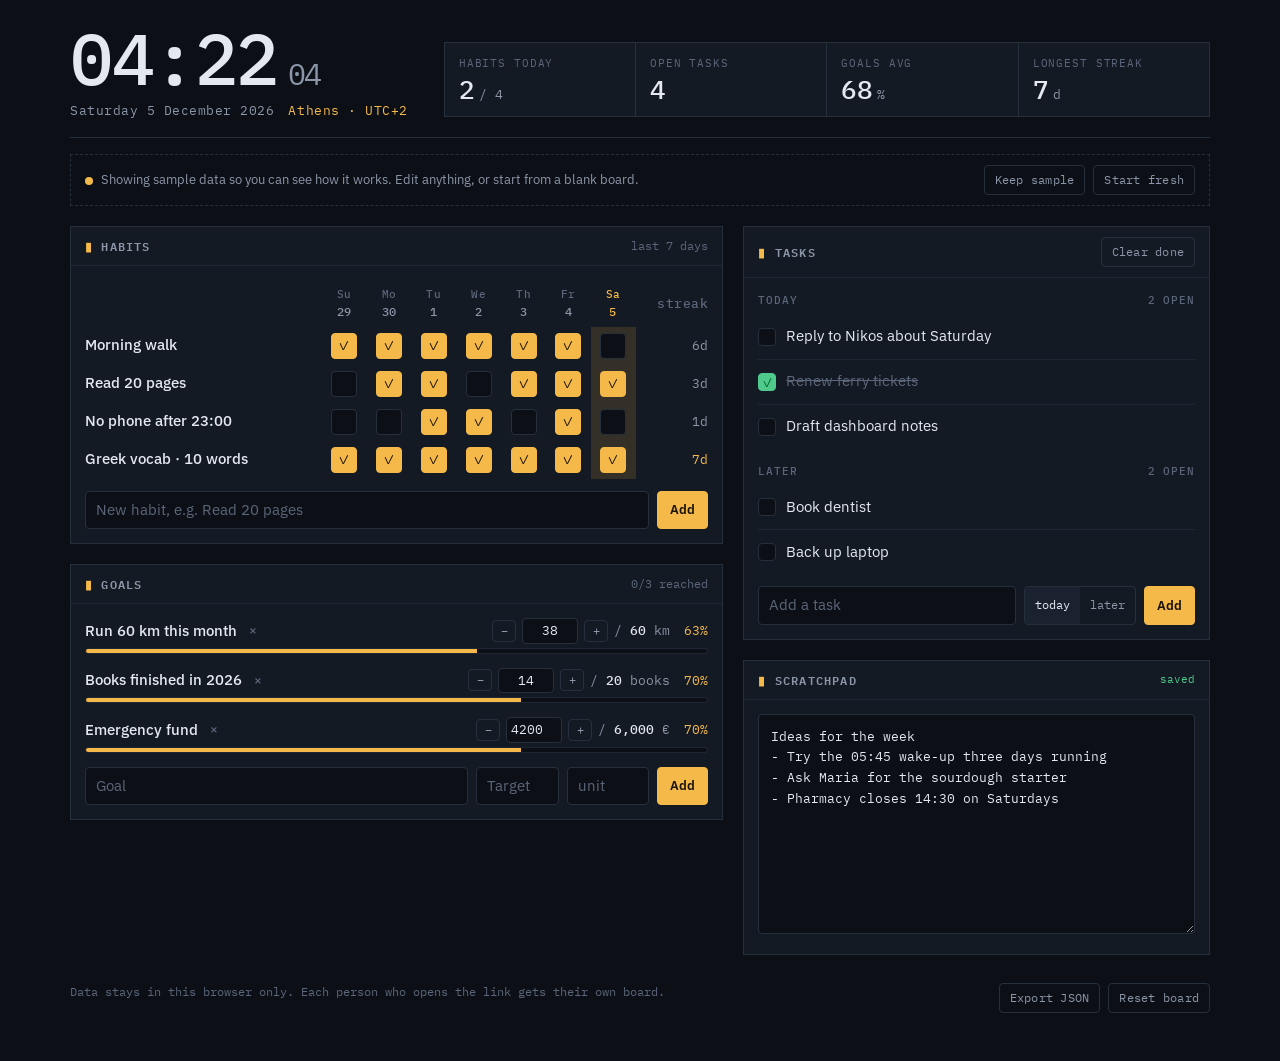
<file: vags-console/index.html>
<!doctype html>
<html lang="en">
<head>
  <meta charset="utf-8">
  <meta name="viewport" content="width=device-width, initial-scale=1">
  <meta name="description" content="Vags Console — a private-by-browser dashboard for habits, goals, tasks, and notes.">
  <meta name="robots" content="noindex,nofollow">
<title>Vags Console</title>
  <link rel="preconnect" href="https://fonts.googleapis.com">
  <link rel="preconnect" href="https://fonts.gstatic.com" crossorigin>
  <link rel="stylesheet" href="https://fonts.googleapis.com/css2?family=IBM+Plex+Mono:wght@400;500;600&family=IBM+Plex+Sans:wght@400;500;600&display=swap">
  <style>
    :root {
      --bg: #0c1016;
      --panel: #141a23;
      --panel-2: #1a2230;
      --line: #26303d;
      --line-soft: #1e2733;
      --text: #e4e9f0;
      --muted: #8b96a8;
      --faint: #5b667a;
      --accent: #f5b94a;
      --accent-ink: #1a1305;
      --accent-dim: rgba(245, 185, 74, 0.14);
      --good: #4fc98c;
      --warn: #e6a23c;
      --crit: #e0605a;
      --mono: "IBM Plex Mono", ui-monospace, SFMono-Regular, Menlo, Consolas, monospace;
      --sans: "IBM Plex Sans", system-ui, -apple-system, "Segoe UI", Roboto, sans-serif;
      --radius: 4px;
      color-scheme: dark;
    }
    * { box-sizing: border-box; }
    body {
      margin: 0;
      background: var(--bg);
      color: var(--text);
      font-family: var(--sans);
      font-size: 15px;
      line-height: 1.5;
      -webkit-font-smoothing: antialiased;
    }
    button, input, textarea { font: inherit; color: inherit; }
    button { cursor: pointer; }
    :focus-visible { outline: 2px solid var(--accent); outline-offset: 2px; }

    .wrap { max-width: 1180px; margin: 0 auto; padding: 22px 20px 48px; }

    /* ---------- status strip ---------- */
    .strip {
      display: grid;
      grid-template-columns: auto 1fr;
      gap: 24px 36px;
      align-items: end;
      padding-bottom: 20px;
      border-bottom: 1px solid var(--line);
    }
    .clock { font-family: var(--mono); line-height: 1; }
    .clock .time {
      font-size: clamp(44px, 7vw, 72px);
      font-weight: 500;
      letter-spacing: -0.02em;
      font-variant-numeric: tabular-nums;
      display: flex; align-items: baseline; gap: 10px;
    }
    .clock .time .sec { font-size: 0.42em; color: var(--muted); font-weight: 400; }
    .clock .date { margin-top: 10px; color: var(--muted); font-size: 13px; letter-spacing: 0.04em; display: flex; gap: 14px; flex-wrap: wrap; }
    .clock .date .tz { color: var(--accent); }
    .readouts {
      display: grid;
      grid-template-columns: repeat(4, minmax(0, 1fr));
      gap: 1px;
      background: var(--line);
      border: 1px solid var(--line);
    }
    .readout { background: var(--panel); padding: 12px 14px; min-width: 0; }
    .readout .k { font-family: var(--mono); font-size: 11px; letter-spacing: 0.08em; text-transform: uppercase; color: var(--faint); }
    .readout .v { font-family: var(--mono); font-size: 26px; font-weight: 500; margin-top: 4px; font-variant-numeric: tabular-nums; line-height: 1.1; }
    .readout .v small { font-size: 13px; color: var(--muted); font-weight: 400; margin-left: 4px; }

    /* ---------- sample banner ---------- */
    .banner {
      display: flex; align-items: center; justify-content: space-between; gap: 14px; flex-wrap: wrap;
      margin: 16px 0 0;
      padding: 10px 14px;
      border: 1px dashed var(--line);
      color: var(--muted);
      font-size: 13px;
    }
    .banner .dot { display: inline-block; width: 8px; height: 8px; border-radius: 50%; background: var(--accent); margin-right: 8px; vertical-align: middle; }

    /* ---------- console grid ---------- */
    .console {
      display: grid;
      grid-template-columns: minmax(0, 7fr) minmax(0, 5fr);
      gap: 20px;
      margin-top: 20px;
    }
    .col { display: flex; flex-direction: column; gap: 20px; min-width: 0; }

    .panel { background: var(--panel); border: 1px solid var(--line); }
    .panel-head {
      display: flex; align-items: center; justify-content: space-between; gap: 12px;
      padding: 10px 14px;
      border-bottom: 1px solid var(--line-soft);
    }
    .panel-head h2 {
      margin: 0;
      font-family: var(--mono);
      font-size: 12px; font-weight: 600;
      letter-spacing: 0.1em; text-transform: uppercase;
      color: var(--muted);
    }
    .panel-head h2::before { content: "▮ "; color: var(--accent); }
    .panel-head .meta { font-family: var(--mono); font-size: 12px; color: var(--faint); font-variant-numeric: tabular-nums; }
    .panel-body { padding: 14px; }

    .ghost {
      background: transparent; border: 1px solid var(--line); color: var(--muted);
      padding: 5px 10px; border-radius: var(--radius);
      font-family: var(--mono); font-size: 12px; letter-spacing: 0.02em;
    }
    .ghost:hover { border-color: var(--muted); color: var(--text); }
    .ghost.danger:hover { border-color: var(--crit); color: var(--crit); }
    .primary {
      background: var(--accent); color: var(--accent-ink); border: 1px solid var(--accent);
      padding: 6px 12px; border-radius: var(--radius); font-weight: 600; font-size: 13px;
    }
    .primary:hover { filter: brightness(1.08); }
    .field {
      background: var(--bg); border: 1px solid var(--line); color: var(--text);
      padding: 7px 10px; border-radius: var(--radius); min-width: 0; width: 100%;
    }
    .field::placeholder { color: var(--faint); }
    .field:focus { border-color: var(--accent); outline: none; }
    .addrow { display: flex; gap: 8px; margin-top: 12px; }
    .addrow .field { flex: 1; }
    .x {
      background: transparent; border: 0; color: var(--faint); padding: 2px 6px; border-radius: var(--radius);
      font-family: var(--mono); font-size: 13px; line-height: 1;
    }
    .x:hover { color: var(--crit); background: rgba(224, 96, 90, 0.12); }

    /* ---------- habits ---------- */
    .habits { overflow-x: auto; }
    table.hgrid { width: 100%; border-collapse: collapse; font-variant-numeric: tabular-nums; }
    .hgrid th, .hgrid td { padding: 6px 4px; text-align: center; white-space: nowrap; }
    .hgrid th { font-family: var(--mono); font-size: 11px; font-weight: 500; color: var(--faint); letter-spacing: 0.04em; }
    .hgrid th .dnum { display: block; font-size: 12px; color: var(--muted); }
    .hgrid th.today, .hgrid th.today .dnum { color: var(--accent); }
    .hgrid td.name, .hgrid th.name { text-align: left; padding-left: 0; width: 38%; white-space: normal; }
    .hgrid td.name { font-weight: 500; }
    .hgrid td.streak, .hgrid th.streak { text-align: right; font-family: var(--mono); font-size: 13px; padding-right: 0; }
    .hgrid td.streak { color: var(--muted); }
    .hgrid td.streak.hot { color: var(--accent); }
    .hgrid td.today-col { background: var(--accent-dim); }
    .hgrid tr:hover td:not(.today-col) { background: rgba(255,255,255,0.02); }
    .cell {
      width: 26px; height: 26px; border-radius: var(--radius);
      border: 1px solid var(--line); background: var(--bg);
      display: inline-grid; place-items: center; padding: 0;
      color: transparent; font-size: 13px;
      transition: background 120ms, border-color 120ms;
    }
    .cell:hover { border-color: var(--muted); }
    .cell.on { background: var(--accent); border-color: var(--accent); color: var(--accent-ink); }
    .cell.future { opacity: 0.25; cursor: default; }
    .hgrid td.name .rm { opacity: 0; margin-left: 6px; }
    .hgrid tr:hover td.name .rm { opacity: 1; }

    /* ---------- goals ---------- */
    .goals { display: flex; flex-direction: column; gap: 14px; }
    .goal { display: grid; grid-template-columns: 1fr auto; gap: 4px 12px; align-items: center; }
    .goal .gname { font-weight: 500; display: flex; align-items: center; gap: 6px; min-width: 0; }
    .goal .gname span { overflow: hidden; text-overflow: ellipsis; white-space: nowrap; }
    .goal .gnums { font-family: var(--mono); font-size: 13px; color: var(--muted); font-variant-numeric: tabular-nums; display: flex; align-items: center; gap: 6px; }
    .goal .gnums b { color: var(--text); font-weight: 500; }
    .goal .gnums .pct { color: var(--accent); min-width: 4ch; text-align: right; }
    .goal .bar { grid-column: 1 / -1; height: 6px; background: var(--bg); border: 1px solid var(--line-soft); border-radius: 3px; overflow: hidden; }
    .goal .bar i { display: block; height: 100%; background: var(--accent); transition: width 240ms ease; }
    .goal .bar i.done { background: var(--good); }
    .goal .step { width: 24px; height: 22px; padding: 0; }
    .goal input.cur { width: 6ch; text-align: right; padding: 2px 4px; font-family: var(--mono); font-size: 13px; }
    .goaladd { display: grid; grid-template-columns: 1fr 5.5em 5.5em auto; gap: 8px; margin-top: 14px; }

    /* ---------- tasks ---------- */
    .tgroup + .tgroup { margin-top: 14px; }
    .tgroup h3 {
      margin: 0 0 6px; font-family: var(--mono); font-size: 11px; font-weight: 500;
      letter-spacing: 0.08em; text-transform: uppercase; color: var(--faint);
      display: flex; justify-content: space-between;
    }
    .tasks { list-style: none; margin: 0; padding: 0; display: flex; flex-direction: column; }
    .task { display: flex; align-items: center; gap: 10px; padding: 7px 0; border-bottom: 1px solid var(--line-soft); }
    .task:last-child { border-bottom: 0; }
    .task .chk {
      width: 18px; height: 18px; border-radius: var(--radius); border: 1px solid var(--line); background: var(--bg);
      display: grid; place-items: center; flex: none; padding: 0; color: transparent; font-size: 12px;
    }
    .task .chk.on { background: var(--good); border-color: var(--good); color: #062; }
    .task .txt { flex: 1; min-width: 0; overflow-wrap: anywhere; }
    .task.done .txt { color: var(--faint); text-decoration: line-through; }
    .task .mv { opacity: 0; }
    .task:hover .mv, .task:hover .x { opacity: 1; }
    .task .x { opacity: 0; }
    .empty { color: var(--faint); font-size: 13px; padding: 6px 0; font-style: italic; }
    .taskadd { display: grid; grid-template-columns: 1fr auto auto; gap: 8px; margin-top: 12px; }
    .seg { display: inline-flex; border: 1px solid var(--line); border-radius: var(--radius); overflow: hidden; }
    .seg button { background: transparent; border: 0; padding: 6px 10px; font-family: var(--mono); font-size: 12px; color: var(--muted); }
    .seg button.on { background: var(--panel-2); color: var(--text); }

    /* ---------- notes ---------- */
    textarea.notes {
      width: 100%; min-height: 220px; resize: vertical;
      background: var(--bg); border: 1px solid var(--line); border-radius: var(--radius);
      padding: 12px; font-family: var(--mono); font-size: 13px; line-height: 1.6; color: var(--text);
    }
    textarea.notes:focus { border-color: var(--accent); outline: none; }
    .savestate { font-family: var(--mono); font-size: 11px; color: var(--faint); }
    .savestate.saved { color: var(--good); }

    footer { margin-top: 28px; display: flex; justify-content: space-between; gap: 12px; flex-wrap: wrap; color: var(--faint); font-size: 12px; font-family: var(--mono); }
    footer .acts { display: flex; gap: 8px; }

    @media (max-width: 900px) {
      .console { grid-template-columns: 1fr; }
      .strip { grid-template-columns: 1fr; }
      .readouts { grid-template-columns: repeat(2, minmax(0, 1fr)); }
    }
    @media (max-width: 520px) {
      .goaladd { grid-template-columns: 1fr 1fr; }
      .goaladd .primary { grid-column: 1 / -1; }
      .taskadd { grid-template-columns: 1fr; }
    }
    @media (prefers-reduced-motion: reduce) {
      * { transition: none !important; }
    }
  </style>
</head>
<body>
  <div class="wrap">
    <header class="strip">
      <div class="clock">
        <div class="time"><span id="hm">--:--</span><span class="sec" id="ss">--</span></div>
        <div class="date"><span id="dateline">—</span><span class="tz" id="tzline">Europe/Athens</span></div>
      </div>
      <div class="readouts">
        <div class="readout"><div class="k">Habits today</div><div class="v" id="r-habits">0<small>/ 0</small></div></div>
        <div class="readout"><div class="k">Open tasks</div><div class="v" id="r-tasks">0</div></div>
        <div class="readout"><div class="k">Goals avg</div><div class="v" id="r-goals">0<small>%</small></div></div>
        <div class="readout"><div class="k">Longest streak</div><div class="v" id="r-streak">0<small>d</small></div></div>
      </div>
    </header>

    <div class="banner" id="banner" hidden>
      <span><span class="dot"></span>Showing sample data so you can see how it works. Edit anything, or start from a blank board.</span>
      <div style="display:flex;gap:8px">
        <button class="ghost" id="keep-sample">Keep sample</button>
        <button class="ghost danger" id="start-fresh">Start fresh</button>
      </div>
    </div>

    <main class="console">
      <div class="col">
        <section class="panel" aria-labelledby="h-habits">
          <div class="panel-head">
            <h2 id="h-habits">Habits</h2>
            <span class="meta" id="habits-meta">last 7 days</span>
          </div>
          <div class="panel-body">
            <div class="habits"><table class="hgrid" id="hgrid"></table></div>
            <form class="addrow" id="habit-form">
              <input class="field" id="habit-input" placeholder="New habit, e.g. Read 20 pages" maxlength="60" autocomplete="off">
              <button class="primary" type="submit">Add</button>
            </form>
          </div>
        </section>

        <section class="panel" aria-labelledby="h-goals">
          <div class="panel-head">
            <h2 id="h-goals">Goals</h2>
            <span class="meta" id="goals-meta"></span>
          </div>
          <div class="panel-body">
            <div class="goals" id="goals"></div>
            <form class="goaladd" id="goal-form">
              <input class="field" id="goal-name" placeholder="Goal" maxlength="60" autocomplete="off">
              <input class="field" id="goal-target" type="number" min="1" step="any" placeholder="Target">
              <input class="field" id="goal-unit" placeholder="unit" maxlength="10" autocomplete="off">
              <button class="primary" type="submit">Add</button>
            </form>
          </div>
        </section>
      </div>

      <div class="col">
        <section class="panel" aria-labelledby="h-tasks">
          <div class="panel-head">
            <h2 id="h-tasks">Tasks</h2>
            <button class="ghost" id="clear-done">Clear done</button>
          </div>
          <div class="panel-body">
            <div class="tgroup">
              <h3><span>Today</span><span id="today-count"></span></h3>
              <ul class="tasks" id="tasks-today"></ul>
            </div>
            <div class="tgroup">
              <h3><span>Later</span><span id="later-count"></span></h3>
              <ul class="tasks" id="tasks-later"></ul>
            </div>
            <form class="taskadd" id="task-form">
              <input class="field" id="task-input" placeholder="Add a task" maxlength="140" autocomplete="off">
              <div class="seg" id="task-bucket" role="radiogroup" aria-label="When">
                <button type="button" class="on" data-b="today">today</button>
                <button type="button" data-b="later">later</button>
              </div>
              <button class="primary" type="submit">Add</button>
            </form>
          </div>
        </section>

        <section class="panel" aria-labelledby="h-notes">
          <div class="panel-head">
            <h2 id="h-notes">Scratchpad</h2>
            <span class="savestate" id="notes-state">saved</span>
          </div>
          <div class="panel-body">
            <textarea class="notes" id="notes" placeholder="Anything you want to keep in view. Saves as you type." spellcheck="false"></textarea>
          </div>
        </section>
      </div>
    </main>

    <footer>
      <span>Data stays in this browser only. Each person who opens the link gets their own board.</span>
      <div class="acts">
        <button class="ghost" id="export">Export JSON</button>
        <button class="ghost danger" id="reset">Reset board</button>
      </div>
    </footer>
  </div>

  <script>
    (function () {
      const KEY = "vags-console.v1";
      const TZ = "Europe/Athens";
      const $ = (id) => document.getElementById(id);

      // ---------- date helpers (all in Athens time) ----------
      function todayKey(d = new Date()) {
        const parts = new Intl.DateTimeFormat("en-CA", { timeZone: TZ, year: "numeric", month: "2-digit", day: "2-digit" }).formatToParts(d);
        const g = (t) => parts.find((p) => p.type === t).value;
        return `${g("year")}-${g("month")}-${g("day")}`;
      }
      function shiftKey(key, days) {
        const [y, m, d] = key.split("-").map(Number);
        const dt = new Date(Date.UTC(y, m - 1, d + days));
        return dt.toISOString().slice(0, 10);
      }
      function weekdayOf(key) {
        const [y, m, d] = key.split("-").map(Number);
        return ["Su", "Mo", "Tu", "We", "Th", "Fr", "Sa"][new Date(Date.UTC(y, m - 1, d)).getUTCDay()];
      }
      function last7() {
        const t = todayKey();
        return Array.from({ length: 7 }, (_, i) => shiftKey(t, i - 6));
      }
      const uid = () => Math.random().toString(36).slice(2, 9);

      // ---------- state ----------
      function sample() {
        const t = todayKey();
        const days = (offsets) => Object.fromEntries(offsets.map((o) => [shiftKey(t, -o), true]));
        return {
          sample: true,
          habits: [
            { id: uid(), name: "Morning walk", days: days([1, 2, 3, 4, 5, 6]) },
            { id: uid(), name: "Read 20 pages", days: days([0, 1, 2, 4, 5]) },
            { id: uid(), name: "No phone after 23:00", days: days([1, 3, 4]) },
            { id: uid(), name: "Greek vocab · 10 words", days: days([0, 1, 2, 3, 4, 5, 6]) },
          ],
          goals: [
            { id: uid(), name: "Run 60 km this month", cur: 38, target: 60, unit: "km" },
            { id: uid(), name: "Books finished in 2026", cur: 14, target: 20, unit: "books" },
            { id: uid(), name: "Emergency fund", cur: 4200, target: 6000, unit: "€" },
          ],
          tasks: [
            { id: uid(), text: "Reply to Nikos about Saturday", done: false, bucket: "today" },
            { id: uid(), text: "Renew ferry tickets", done: true, bucket: "today" },
            { id: uid(), text: "Draft dashboard notes", done: false, bucket: "today" },
            { id: uid(), text: "Book dentist", done: false, bucket: "later" },
            { id: uid(), text: "Back up laptop", done: false, bucket: "later" },
          ],
          notes: "Ideas for the week\n- Try the 05:45 wake-up three days running\n- Ask Maria for the sourdough starter\n- Pharmacy closes 14:30 on Saturdays",
          bucket: "today",
        };
      }
      function blank() { return { sample: false, habits: [], goals: [], tasks: [], notes: "", bucket: "today" }; }

      let state;
      try {
        const raw = localStorage.getItem(KEY);
        state = raw ? JSON.parse(raw) : sample();
      } catch (e) { state = sample(); }
      if (!state || typeof state !== "object") state = sample();
      state.habits ||= []; state.goals ||= []; state.tasks ||= []; state.notes ||= ""; state.bucket ||= "today";

      function save() {
        try { localStorage.setItem(KEY, JSON.stringify(state)); } catch (e) { /* storage unavailable: page still works for this visit */ }
      }

      // ---------- clock ----------
      const fTime = new Intl.DateTimeFormat("en-GB", { timeZone: TZ, hour: "2-digit", minute: "2-digit", hour12: false });
      const fSec = new Intl.DateTimeFormat("en-GB", { timeZone: TZ, second: "2-digit" });
      const fDate = new Intl.DateTimeFormat("en-GB", { timeZone: TZ, weekday: "long", day: "numeric", month: "long", year: "numeric" });
      let lastDay = todayKey();
      function tick() {
        const now = new Date();
        $("hm").textContent = fTime.format(now);
        $("ss").textContent = fSec.format(now).padStart(2, "0");
        const dk = todayKey(now);
        if (dk !== lastDay) { lastDay = dk; render(); }
      }
      function renderDate() {
        const now = new Date();
        const off = -new Date(now.toLocaleString("en-US", { timeZone: "UTC" })).getTime() + new Date(now.toLocaleString("en-US", { timeZone: TZ })).getTime();
        const h = Math.round(off / 36e5);
        $("dateline").textContent = fDate.format(now);
        $("tzline").textContent = `Athens · UTC${h >= 0 ? "+" : ""}${h}`;
      }
      tick(); renderDate(); setInterval(tick, 1000); setInterval(renderDate, 60000);

      // ---------- habits ----------
      function streak(h) {
        let k = todayKey();
        if (!h.days[k]) k = shiftKey(k, -1);
        let n = 0;
        while (h.days[k]) { n++; k = shiftKey(k, -1); }
        return n;
      }
      function renderHabits() {
        const days = last7(); const t = todayKey();
        const tbl = $("hgrid");
        let html = `<thead><tr><th class="name"></th>${days.map((d) => `<th class="${d === t ? "today" : ""}">${weekdayOf(d)}<span class="dnum">${Number(d.slice(8))}</span></th>`).join("")}<th class="streak">streak</th></tr></thead><tbody>`;
        if (!state.habits.length) html += `<tr><td colspan="9" class="empty">No habits yet. Add one below and tick it off each day.</td></tr>`;
        for (const h of state.habits) {
          const s = streak(h);
          html += `<tr data-id="${h.id}"><td class="name">${esc(h.name)}<button class="x rm" title="Remove habit" data-act="rm-habit" data-id="${h.id}">×</button></td>`;
          html += days.map((d) => `<td class="${d === t ? "today-col" : ""}"><button class="cell ${h.days[d] ? "on" : ""}" data-act="toggle-habit" data-id="${h.id}" data-day="${d}" aria-label="${esc(h.name)} on ${d}" aria-pressed="${!!h.days[d]}">✓</button></td>`).join("");
          html += `<td class="streak ${s >= 7 ? "hot" : ""}">${s}d</td></tr>`;
        }
        tbl.innerHTML = html + "</tbody>";
      }

      // ---------- goals ----------
      function renderGoals() {
        const box = $("goals");
        if (!state.goals.length) { box.innerHTML = `<div class="empty">No goals yet. Give one a target and update progress as you go.</div>`; $("goals-meta").textContent = ""; return; }
        box.innerHTML = state.goals.map((g) => {
          const pct = Math.min(100, Math.round((g.cur / g.target) * 100) || 0);
          return `<div class="goal" data-id="${g.id}">
            <div class="gname"><span title="${esc(g.name)}">${esc(g.name)}</span><button class="x" title="Remove goal" data-act="rm-goal" data-id="${g.id}">×</button></div>
            <div class="gnums">
              <button class="ghost step" data-act="goal-dec" data-id="${g.id}" aria-label="decrease">−</button>
              <input class="field cur" type="number" step="any" min="0" value="${g.cur}" style="width:${Math.max(4, String(g.cur).length) + 3}ch" data-act="goal-set" data-id="${g.id}" aria-label="current value">
              <button class="ghost step" data-act="goal-inc" data-id="${g.id}" aria-label="increase">+</button>
              <span>/ <b>${fmt(g.target)}</b> ${esc(g.unit || "")}</span>
              <span class="pct">${pct}%</span>
            </div>
            <div class="bar"><i class="${pct >= 100 ? "done" : ""}" style="width:${pct}%"></i></div>
          </div>`;
        }).join("");
        const done = state.goals.filter((g) => g.cur >= g.target).length;
        $("goals-meta").textContent = `${done}/${state.goals.length} reached`;
      }
      function stepFor(g) { const r = g.target / 20; return r >= 10 ? Math.round(r / 10) * 10 : r >= 1 ? Math.round(r) : 1; }
      function fmt(n) { return Number.isInteger(n) ? n.toLocaleString("en-GB") : n.toLocaleString("en-GB", { maximumFractionDigits: 1 }); }

      // ---------- tasks ----------
      function taskItem(t) {
        const other = t.bucket === "today" ? "later" : "today";
        return `<li class="task ${t.done ? "done" : ""}" data-id="${t.id}">
          <button class="chk ${t.done ? "on" : ""}" data-act="toggle-task" data-id="${t.id}" aria-pressed="${t.done}" aria-label="done">✓</button>
          <span class="txt">${esc(t.text)}</span>
          <button class="ghost mv" data-act="move-task" data-id="${t.id}" title="Move to ${other}">→ ${other}</button>
          <button class="x" data-act="rm-task" data-id="${t.id}" title="Delete">×</button>
        </li>`;
      }
      function renderTasks() {
        const today = state.tasks.filter((t) => t.bucket === "today");
        const later = state.tasks.filter((t) => t.bucket !== "today");
        $("tasks-today").innerHTML = today.length ? today.map(taskItem).join("") : `<li class="empty">Nothing queued for today.</li>`;
        $("tasks-later").innerHTML = later.length ? later.map(taskItem).join("") : `<li class="empty">Nothing parked for later.</li>`;
        $("today-count").textContent = `${today.filter((t) => !t.done).length} open`;
        $("later-count").textContent = `${later.filter((t) => !t.done).length} open`;
        $("task-bucket").querySelectorAll("button").forEach((b) => b.classList.toggle("on", b.dataset.b === state.bucket));
      }

      // ---------- readouts ----------
      function renderReadouts() {
        const t = todayKey();
        const doneToday = state.habits.filter((h) => h.days[t]).length;
        $("r-habits").innerHTML = `${doneToday}<small>/ ${state.habits.length}</small>`;
        $("r-tasks").textContent = state.tasks.filter((x) => !x.done).length;
        const avg = state.goals.length ? Math.round(state.goals.reduce((a, g) => a + Math.min(1, g.cur / g.target), 0) / state.goals.length * 100) : 0;
        $("r-goals").innerHTML = `${avg}<small>%</small>`;
        const best = state.habits.reduce((m, h) => Math.max(m, streak(h)), 0);
        $("r-streak").innerHTML = `${best}<small>d</small>`;
      }

      function render() {
        renderHabits(); renderGoals(); renderTasks(); renderReadouts();
        $("banner").hidden = !state.sample;
      }
      function commit() { save(); render(); }
      function esc(s) { return String(s).replace(/[&<>"']/g, (c) => ({ "&": "&amp;", "<": "&lt;", ">": "&gt;", '"': "&quot;", "'": "&#39;" }[c])); }

      // ---------- events ----------
      document.addEventListener("click", (e) => {
        const b = e.target.closest("[data-act]"); if (!b) return;
        const id = b.dataset.id; const act = b.dataset.act;
        if (act === "toggle-habit") {
          const h = state.habits.find((x) => x.id === id); if (!h) return;
          if (b.dataset.day > todayKey()) return;
          if (h.days[b.dataset.day]) delete h.days[b.dataset.day]; else h.days[b.dataset.day] = true;
          commit();
        } else if (act === "rm-habit") {
          const h = state.habits.find((x) => x.id === id);
          if (h && confirm(`Remove "${h.name}" and its history?`)) { state.habits = state.habits.filter((x) => x.id !== id); commit(); }
        } else if (act === "rm-goal") {
          state.goals = state.goals.filter((x) => x.id !== id); commit();
        } else if (act === "goal-inc" || act === "goal-dec") {
          const g = state.goals.find((x) => x.id === id); if (!g) return;
          const s = stepFor(g);
          g.cur = Math.max(0, +(g.cur + (act === "goal-inc" ? s : -s)).toFixed(2)); commit();
        } else if (act === "toggle-task") {
          const t = state.tasks.find((x) => x.id === id); if (t) { t.done = !t.done; commit(); }
        } else if (act === "move-task") {
          const t = state.tasks.find((x) => x.id === id); if (t) { t.bucket = t.bucket === "today" ? "later" : "today"; commit(); }
        } else if (act === "rm-task") {
          state.tasks = state.tasks.filter((x) => x.id !== id); commit();
        }
      });
      document.addEventListener("change", (e) => {
        const el = e.target;
        if (el.dataset.act === "goal-set") {
          const g = state.goals.find((x) => x.id === el.dataset.id); if (!g) return;
          const v = parseFloat(el.value); g.cur = isNaN(v) || v < 0 ? 0 : v; commit();
        }
      });

      $("habit-form").addEventListener("submit", (e) => {
        e.preventDefault();
        const v = $("habit-input").value.trim(); if (!v) return;
        state.habits.push({ id: uid(), name: v, days: {} }); $("habit-input").value = ""; commit();
      });
      $("goal-form").addEventListener("submit", (e) => {
        e.preventDefault();
        const name = $("goal-name").value.trim(); const target = parseFloat($("goal-target").value);
        if (!name || !(target > 0)) { $(!name ? "goal-name" : "goal-target").focus(); return; }
        state.goals.push({ id: uid(), name, cur: 0, target, unit: $("goal-unit").value.trim() });
        $("goal-name").value = ""; $("goal-target").value = ""; $("goal-unit").value = ""; commit();
      });
      $("task-bucket").addEventListener("click", (e) => {
        const b = e.target.closest("button[data-b]"); if (!b) return;
        state.bucket = b.dataset.b; save(); renderTasks();
      });
      $("task-form").addEventListener("submit", (e) => {
        e.preventDefault();
        const v = $("task-input").value.trim(); if (!v) return;
        state.tasks.push({ id: uid(), text: v, done: false, bucket: state.bucket }); $("task-input").value = ""; commit();
      });
      $("clear-done").addEventListener("click", () => { state.tasks = state.tasks.filter((t) => !t.done); commit(); });

      // notes
      const notes = $("notes"); notes.value = state.notes;
      let nt;
      notes.addEventListener("input", () => {
        state.notes = notes.value;
        $("notes-state").textContent = "saving…"; $("notes-state").classList.remove("saved");
        clearTimeout(nt);
        nt = setTimeout(() => { save(); $("notes-state").textContent = "saved"; $("notes-state").classList.add("saved"); }, 400);
      });
      $("notes-state").classList.add("saved");

      // banner / footer
      $("keep-sample").addEventListener("click", () => { state.sample = false; commit(); });
      $("start-fresh").addEventListener("click", () => { state = blank(); notes.value = ""; commit(); });
      $("reset").addEventListener("click", () => {
        if (confirm("Clear everything on this board? This only affects your browser.")) { state = blank(); notes.value = ""; commit(); }
      });
      $("export").addEventListener("click", async () => {
        const json = JSON.stringify(state, null, 2);
        try { await navigator.clipboard.writeText(json); $("export").textContent = "Copied"; }
        catch (e) { notes.value = json; state.notes = json; save(); $("export").textContent = "In scratchpad"; }
        setTimeout(() => { $("export").textContent = "Export JSON"; }, 1800);
      });

      render();
    })();
  </script>
</body>
</html>
</file>
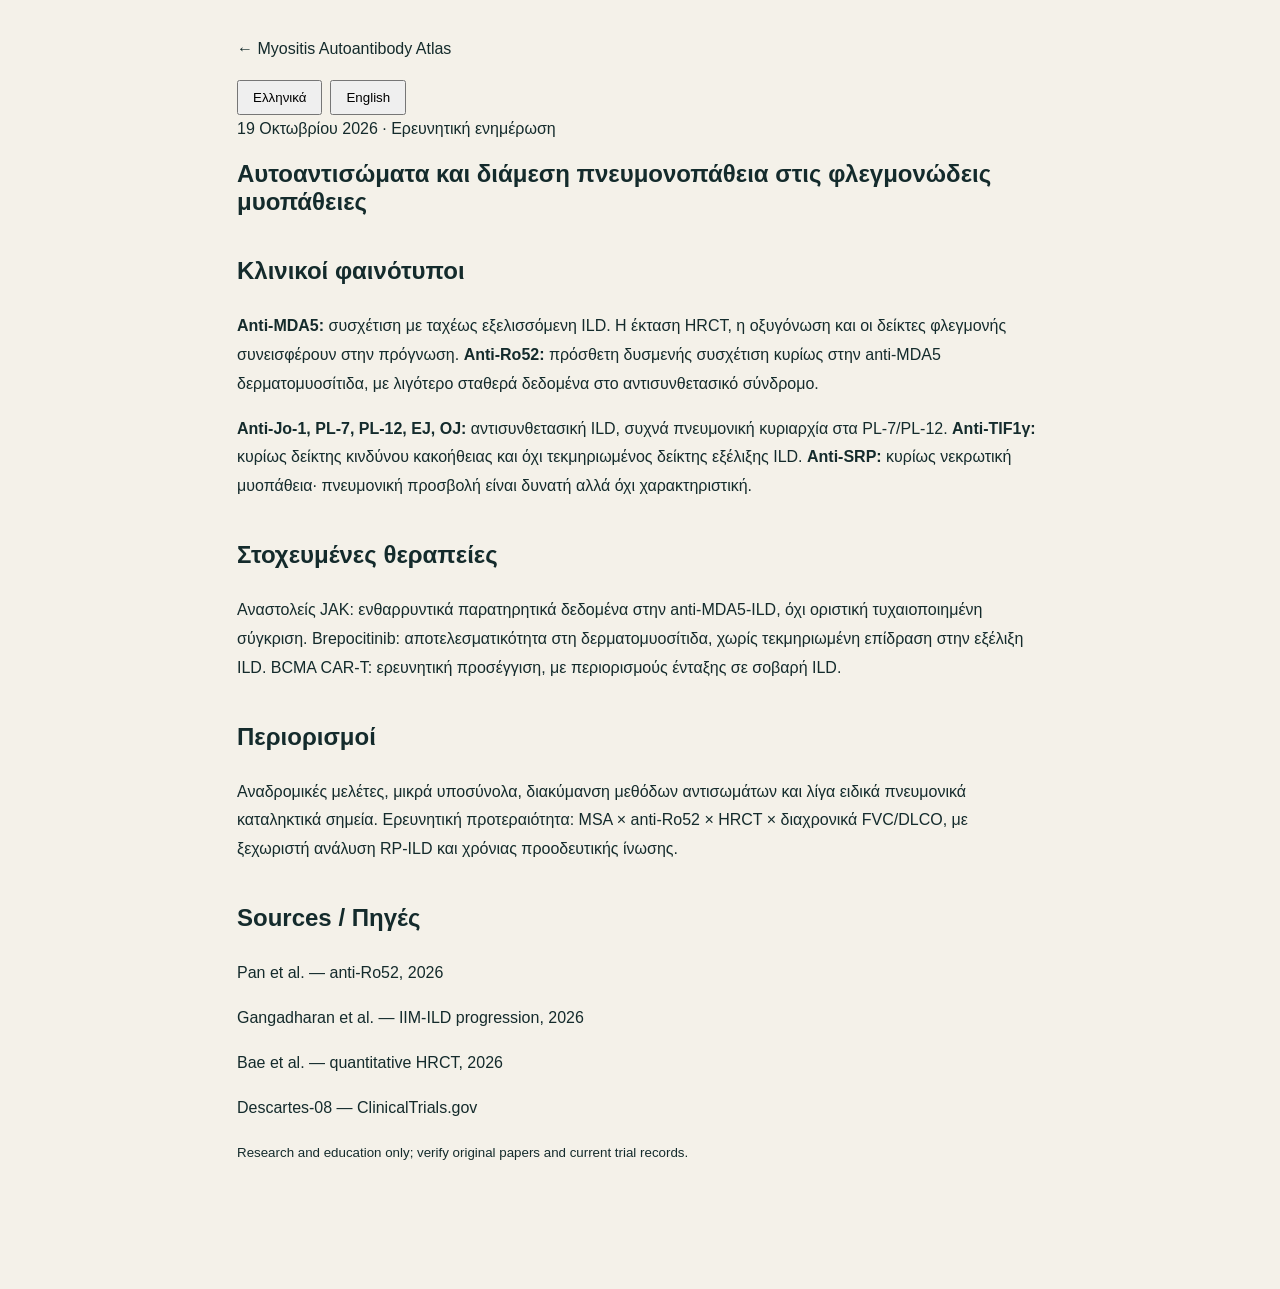
<file: myositis-ild/research-update-2026-10-19.html>
<!doctype html><html lang="el"><head><meta charset="utf-8"><meta name="viewport" content="width=device-width,initial-scale=1"><title>Myositis–ILD research update — 19 October 2026 | Pneumogenesis</title><link rel="stylesheet" href="../assets/site.css"><style>main{max-width:850px;margin:auto;padding:35px 22px 90px;line-height:1.8}h1{line-height:1.2}section{margin:2rem 0}button{padding:8px 14px;margin-right:8px;cursor:pointer}html[lang=el] .en,html[lang=en] .el{display:none}</style></head><body class="report-page review-page"><main><p><a href="./">← Myositis Autoantibody Atlas</a></p><button onclick="document.documentElement.lang='el'">Ελληνικά</button><button onclick="document.documentElement.lang='en'">English</button><article class="el"><p>19 Οκτωβρίου 2026 · Ερευνητική ενημέρωση</p><h1>Αυτοαντισώματα και διάμεση πνευμονοπάθεια στις φλεγμονώδεις μυοπάθειες</h1><section><h2>Κλινικοί φαινότυποι</h2><p><b>Anti-MDA5:</b> συσχέτιση με ταχέως εξελισσόμενη ILD. Η έκταση HRCT, η οξυγόνωση και οι δείκτες φλεγμονής συνεισφέρουν στην πρόγνωση. <b>Anti-Ro52:</b> πρόσθετη δυσμενής συσχέτιση κυρίως στην anti-MDA5 δερματομυοσίτιδα, με λιγότερο σταθερά δεδομένα στο αντισυνθετασικό σύνδρομο.</p><p><b>Anti-Jo-1, PL-7, PL-12, EJ, OJ:</b> αντισυνθετασική ILD, συχνά πνευμονική κυριαρχία στα PL-7/PL-12. <b>Anti-TIF1γ:</b> κυρίως δείκτης κινδύνου κακοήθειας και όχι τεκμηριωμένος δείκτης εξέλιξης ILD. <b>Anti-SRP:</b> κυρίως νεκρωτική μυοπάθεια· πνευμονική προσβολή είναι δυνατή αλλά όχι χαρακτηριστική.</p></section><section><h2>Στοχευμένες θεραπείες</h2><p>Αναστολείς JAK: ενθαρρυντικά παρατηρητικά δεδομένα στην anti-MDA5-ILD, όχι οριστική τυχαιοποιημένη σύγκριση. Brepocitinib: αποτελεσματικότητα στη δερματομυοσίτιδα, χωρίς τεκμηριωμένη επίδραση στην εξέλιξη ILD. BCMA CAR-T: ερευνητική προσέγγιση, με περιορισμούς ένταξης σε σοβαρή ILD.</p></section><section><h2>Περιορισμοί</h2><p>Αναδρομικές μελέτες, μικρά υποσύνολα, διακύμανση μεθόδων αντισωμάτων και λίγα ειδικά πνευμονικά καταληκτικά σημεία. Ερευνητική προτεραιότητα: MSA × anti-Ro52 × HRCT × διαχρονικά FVC/DLCO, με ξεχωριστή ανάλυση RP-ILD και χρόνιας προοδευτικής ίνωσης.</p></section></article><article class="en"><p>19 October 2026 · Research update</p><h1>Myositis-associated ILD: autoantibodies and emerging therapies</h1><section><h2>Clinical phenotypes</h2><p><b>Anti-MDA5:</b> associated with rapidly progressive ILD; HRCT extent, oxygenation and inflammatory markers help refine prognosis. <b>Anti-Ro52:</b> adverse prognostic association strongest in anti-MDA5-positive dermatomyositis; independent prognostic significance in antisynthetase syndrome is inconsistent.</p><p><b>Anti-Jo-1, PL-7, PL-12, EJ and OJ:</b> antisynthetase-associated ILD; PL-7/PL-12 may be lung dominant. <b>Anti-TIF1γ:</b> primarily a malignancy-risk marker, not an established ILD progression marker. <b>Anti-SRP:</b> primarily necrotizing myopathy; pulmonary involvement is possible but not defining.</p></section><section><h2>Emerging therapies</h2><p>JAK inhibitors: encouraging observational anti-MDA5-ILD evidence, without definitive randomized comparative efficacy. Brepocitinib: dermatomyositis efficacy does not establish ILD benefit. BCMA CAR-T: investigational, with severe-ILD eligibility limitations.</p></section><section><h2>Limitations</h2><p>Retrospective designs, small subgroups, assay variability and limited lung-specific endpoints. Research priority: MSA × anti-Ro52 × HRCT × serial FVC/DLCO, separating acute RP-ILD from chronic progressive fibrosis.</p></section></article><section><h2>Sources / Πηγές</h2><p><a href="https://pubmed.ncbi.nlm.nih.gov/42647225/">Pan et al. — anti-Ro52, 2026</a></p><p><a href="https://pubmed.ncbi.nlm.nih.gov/42228224/">Gangadharan et al. — IIM-ILD progression, 2026</a></p><p><a href="https://pubmed.ncbi.nlm.nih.gov/42457213/">Bae et al. — quantitative HRCT, 2026</a></p><p><a href="https://clinicaltrials.gov/study/NCT07391605">Descartes-08 — ClinicalTrials.gov</a></p><small>Research and education only; verify original papers and current trial records.</small></section></main></body></html>
</file>
<file: assets/site.css>
:root{--ink:#142b2c;--muted:#617173;--paper:#f4f1e9;--paper-2:#ebe7dc;--mint:#b7e2d0;--acid:#d8ec89;--teal:#0f5c59;--line:rgba(20,43,44,.18);--serif:"Newsreader",Georgia,serif;--sans:"Manrope",Arial,sans-serif;--mono:"DM Mono",monospace}
*{box-sizing:border-box}html{scroll-behavior:smooth}body{margin:0;background:var(--paper);color:var(--ink);font-family:var(--sans);font-size:16px;line-height:1.6}a{color:inherit;text-decoration:none}::selection{background:var(--acid);color:var(--ink)}
.site-header{height:92px;padding:0 clamp(24px,5vw,76px);display:flex;align-items:center;justify-content:space-between;border-bottom:1px solid var(--line);position:relative;z-index:10}.brand{display:flex;align-items:center;gap:14px}.brand>span:last-child{display:flex;flex-direction:column}.brand strong{font-size:16px;letter-spacing:-.02em}.brand small{font:10px var(--mono);letter-spacing:.08em;color:var(--muted)}.brand-mark{width:32px;height:32px;position:relative;display:block}.brand-mark i{position:absolute;border:1.5px solid var(--teal);border-radius:50% 50% 46% 54%}.brand-mark i:nth-child(1){inset:2px 14px 3px 2px;transform:rotate(12deg)}.brand-mark i:nth-child(2){inset:2px 2px 3px 14px;transform:rotate(-12deg)}.brand-mark i:nth-child(3){width:2px;height:22px;background:var(--teal);border:0;border-radius:2px;left:15px;top:7px}.site-header nav{display:flex;align-items:center;gap:30px;font-size:13px;font-weight:600}.site-header nav a{transition:opacity .2s}.site-header nav a:hover{opacity:.58}.nav-featured{padding:10px 15px;border:1px solid var(--ink);border-radius:100px}
main{overflow:hidden}.home-hero,.report-hero{min-height:calc(100vh - 92px);padding:clamp(70px,9vw,130px) clamp(24px,7vw,110px) 0;position:relative}.home-hero:before,.report-hero:before{content:"";position:absolute;width:460px;height:460px;border:1px solid var(--line);border-radius:50%;right:-110px;top:-70px;box-shadow:0 0 0 85px rgba(183,226,208,.13),0 0 0 170px rgba(183,226,208,.08);pointer-events:none}.eyebrow,.section-label,.insight-index,.report-meta,.evidence-card>span{font:11px var(--mono);letter-spacing:.1em;text-transform:uppercase}.eyebrow{display:flex;align-items:center;gap:10px;color:var(--teal)}.eyebrow span{width:28px;height:1px;background:var(--teal)}h1,h2,h3,p{margin-top:0}.home-hero h1,.report-hero h1{font:500 clamp(58px,8.6vw,132px)/.84 var(--serif);letter-spacing:-.055em;max-width:1100px;margin:34px 0}.home-hero h1 em,.report-hero h1 em{font-weight:400;color:var(--teal)}.home-hero>p,.report-deck{max-width:690px;font-size:clamp(18px,2vw,24px);color:var(--muted);line-height:1.5}.hero-actions{display:flex;flex-wrap:wrap;gap:12px;margin:36px 0 70px}.button{display:inline-flex;align-items:center;justify-content:space-between;gap:28px;padding:15px 20px;border-radius:3px;font-size:13px;font-weight:700;transition:transform .2s,background .2s}.button:hover{transform:translateY(-2px)}.button-primary{background:var(--ink);color:#fff}.button-primary:hover{background:var(--teal)}.button-ghost{border:1px solid var(--line)}.signal-grid{display:grid;grid-template-columns:repeat(3,1fr);border-top:1px solid var(--line)}.signal-grid article{padding:30px 30px 42px 0;border-right:1px solid var(--line)}.signal-grid article+article{padding-left:30px}.signal-grid span{font:10px var(--mono);color:var(--muted)}.signal-grid h2{font:500 28px var(--serif);margin:18px 0 8px}.signal-grid p{font-size:13px;color:var(--muted);max-width:250px;margin:0}
.featured-report{background:var(--ink);color:#fff;padding:clamp(70px,9vw,130px) clamp(24px,7vw,110px);display:grid;grid-template-columns:1fr 1fr;gap:10vw}.section-label{color:#89b9ad;margin-bottom:28px}.featured-report h2,.section-heading h2,.sticky-intro h2,.report-download h2{font:500 clamp(44px,5.5vw,82px)/.95 var(--serif);letter-spacing:-.04em}.featured-copy blockquote{font:400 clamp(28px,3vw,44px)/1.18 var(--serif);margin:45px 0 25px;padding-left:25px;border-left:2px solid var(--acid)}.featured-copy p{color:#aebcbb;max-width:620px}.text-link{display:inline-flex;gap:30px;border-bottom:1px solid rgba(255,255,255,.4);padding-bottom:6px;margin-top:20px;font-size:13px}.framework{padding:clamp(70px,9vw,130px) clamp(24px,7vw,110px);display:grid;grid-template-columns:1fr 1.2fr;gap:8vw}.framework-list{border-top:1px solid var(--line)}.framework-list article{display:grid;grid-template-columns:60px 1fr;gap:20px;padding:30px 0;border-bottom:1px solid var(--line)}.framework-list b{font:11px var(--mono);color:var(--teal)}.framework-list h3{font:500 30px var(--serif);margin-bottom:5px}.framework-list p{color:var(--muted);margin:0}.clinical-note{padding:35px clamp(24px,7vw,110px);border-top:1px solid var(--line);border-bottom:1px solid var(--line)}.clinical-note p{max-width:920px;margin:0;font-size:12px;color:var(--muted)}footer{padding:28px clamp(24px,5vw,76px);display:flex;justify-content:space-between;font:11px var(--mono);color:var(--muted)}
.report-hero{padding-top:60px}.report-meta{display:flex;justify-content:space-between;padding-bottom:18px;border-bottom:1px solid var(--line);color:var(--muted)}.report-hero h1{font-size:clamp(52px,7.7vw,112px);max-width:1200px}.hero-quote{background:var(--mint);margin:0 calc(clamp(24px,7vw,110px)*-1);padding:60px clamp(24px,7vw,110px);display:grid;grid-template-columns:80px 1.2fr 1fr;gap:4vw;align-items:start}.quote-number{font:12px var(--mono)}.hero-quote blockquote{font:500 clamp(30px,4vw,58px)/1.05 var(--serif);letter-spacing:-.025em;margin:0}.hero-quote p{font-size:14px;margin:8px 0 0;max-width:460px}.meaning-section{padding:120px clamp(24px,7vw,110px);display:grid;grid-template-columns:.72fr 1.28fr;gap:9vw;align-items:start}.sticky-intro{position:sticky;top:45px}.sticky-intro>p:last-child{color:var(--muted);max-width:420px}.insight-list{border-top:1px solid var(--line)}.insight-card{padding:52px 0;border-bottom:1px solid var(--line)}.insight-index{color:var(--teal)}.insight-card blockquote{font:500 clamp(30px,3.4vw,50px)/1.08 var(--serif);letter-spacing:-.025em;margin:25px 0 38px}.translation,.boundary{display:grid;grid-template-columns:115px 1fr;gap:22px;margin:18px 0}.translation b,.boundary b{font-size:11px;text-transform:uppercase;letter-spacing:.08em}.translation p,.boundary p{font-size:14px;color:var(--muted);margin:0}.boundary{padding:18px;background:rgba(20,43,44,.045)}.insight-card>a{font:11px var(--mono);display:inline-block;margin-top:22px;border-bottom:1px solid var(--line)}.evidence-section{background:var(--paper-2);padding:110px clamp(24px,7vw,110px)}.evidence-grid{display:grid;grid-template-columns:repeat(2,1fr);margin-top:60px;border-top:1px solid var(--line);border-left:1px solid var(--line)}.evidence-card{min-height:260px;padding:32px;border-right:1px solid var(--line);border-bottom:1px solid var(--line);position:relative}.evidence-card:before{content:"";width:9px;height:9px;border-radius:50%;position:absolute;right:30px;top:34px;background:var(--muted)}.evidence-card.established:before{background:#15976f}.evidence-card.emerging:before{background:#cf9c1d}.evidence-card.investigational:before{background:#c87131}.evidence-card.unknown:before{background:#9a534e}.evidence-card h3{font:500 34px var(--serif);margin:50px 0 12px}.evidence-card p{font-size:14px;color:var(--muted);max-width:440px}.report-download{background:var(--teal);color:#fff;padding:110px clamp(24px,7vw,110px);display:grid;grid-template-columns:1fr 1fr;gap:9vw}.report-download .section-label{color:var(--mint)}.report-download>div:last-child{align-self:end}.report-download p{color:#c5d8d5;max-width:540px}.button-light{background:#fff;color:var(--ink);margin-top:20px}
@media(max-width:800px){.site-header{height:auto;min-height:80px;padding:16px 22px}.site-header nav a:not(.nav-featured){display:none}.brand small{display:none}.home-hero,.report-hero{min-height:auto;padding:70px 22px 0}.home-hero:before,.report-hero:before{width:260px;height:260px}.home-hero h1,.report-hero h1{font-size:clamp(48px,15vw,72px);margin:25px 0}.home-hero>p,.report-deck{font-size:17px}.hero-actions{margin-bottom:55px}.signal-grid{grid-template-columns:1fr}.signal-grid article,.signal-grid article+article{padding:24px 0;border-right:0;border-bottom:1px solid var(--line)}.featured-report,.framework,.meaning-section,.report-download{grid-template-columns:1fr;padding:75px 22px;gap:45px}.featured-report h2,.section-heading h2,.sticky-intro h2,.report-download h2{font-size:48px}.hero-quote{margin:0 -22px;padding:45px 22px;grid-template-columns:1fr;gap:20px}.quote-number{display:none}.hero-quote blockquote{font-size:36px}.report-meta{gap:20px;font-size:9px}.sticky-intro{position:static}.translation,.boundary{grid-template-columns:1fr;gap:5px}.evidence-section{padding:75px 22px}.evidence-grid{grid-template-columns:1fr}.evidence-card{min-height:230px}.clinical-note{padding:28px 22px}footer{padding:25px 22px}}
@media(prefers-reduced-motion:no-preference){.home-hero h1,.report-hero h1{animation:rise .8s ease-out both}.home-hero>p,.report-deck{animation:rise .8s .12s ease-out both}.hero-actions{animation:rise .8s .22s ease-out both}@keyframes rise{from{opacity:0;transform:translateY(20px)}to{opacity:1;transform:none}}}
.review-page main{overflow:clip}.review-body,.review-toc{min-width:0}.review-section h2{overflow-wrap:break-word}.review-hero{min-height:auto;padding-bottom:20px}.review-layout{padding:90px clamp(24px,7vw,110px) 120px;display:grid;grid-template-columns:240px minmax(0,1fr);gap:7vw;align-items:start;border-top:1px solid var(--line)}.review-toc{position:sticky;top:30px}.review-toc .section-label{color:var(--teal);margin-bottom:18px}.review-toc ol{list-style:none;margin:0;padding:0;border-top:1px solid var(--line);counter-reset:toc}.review-toc li{counter-increment:toc;border-bottom:1px solid var(--line)}.review-toc a{display:grid;grid-template-columns:30px 1fr;padding:11px 0;font-size:13px;font-weight:600;line-height:1.35;transition:color .2s}.review-toc a:before{content:counter(toc,decimal-leading-zero);font:10px var(--mono);color:var(--muted);padding-top:2px}.review-toc a:hover{color:var(--teal)}.review-body{max-width:960px}.review-section{padding:0 0 80px;margin-bottom:80px;border-bottom:1px solid var(--line);scroll-margin-top:24px}.review-section:last-child{border-bottom:0;margin-bottom:0;padding-bottom:0}.review-section .section-label{color:var(--teal);margin-bottom:14px}.review-section h2{font:500 clamp(36px,4.2vw,60px)/1 var(--serif);letter-spacing:-.035em;margin-bottom:28px}.review-section h3{font:700 11px var(--mono);letter-spacing:.1em;text-transform:uppercase;color:var(--teal);margin:44px 0 16px}.review-section h3 a,.review-section p a,.review-section li a,.review-section td a{border-bottom:1px solid var(--line);transition:border-color .2s}.review-section a:hover{border-color:var(--teal)}.section-lead{font:400 clamp(21px,2.1vw,28px)/1.35 var(--serif);max-width:820px;margin-bottom:36px}.review-section>p:not(.section-lead):not(.section-label):not(.action){color:var(--muted);max-width:780px}.review-section ul,.review-section ol{padding-left:20px;max-width:800px;color:var(--muted);font-size:15px}.review-section li{margin:8px 0;padding-left:4px}.review-section li::marker{color:var(--teal);font:12px var(--mono)}.review-section .check-list{list-style:none;padding:0}.review-section .check-list li{position:relative;padding:14px 0 14px 34px;margin:0;border-bottom:1px solid var(--line);color:var(--ink)}.review-section .check-list li:before{content:"";position:absolute;left:4px;top:19px;width:14px;height:14px;border:1.5px solid var(--teal);border-radius:3px}.table-wrap{overflow-x:auto;margin:0 0 24px;border-top:1px solid var(--ink)}.review-section table{width:100%;border-collapse:collapse;font-size:14px;line-height:1.45}.review-section th,.review-section td{text-align:left;vertical-align:top;padding:13px 16px 13px 0;border-bottom:1px solid var(--line)}.review-section thead th{font:500 10px var(--mono);letter-spacing:.08em;text-transform:uppercase;color:var(--muted);white-space:nowrap}.review-section tbody th{font-weight:700;min-width:150px}.review-section td{color:var(--muted)}.action{display:grid;grid-template-columns:90px 1fr;gap:20px;margin:40px 0 0;padding:22px 24px;background:var(--mint);border-radius:3px}.action b{font:500 11px var(--mono);letter-spacing:.1em;text-transform:uppercase;padding-top:3px}.action span{font-size:15px;font-weight:600}
@media(max-width:800px){.review-layout{grid-template-columns:minmax(0,1fr);padding:60px 22px 80px;gap:50px}.review-toc{position:static}.review-section{padding-bottom:55px;margin-bottom:55px}.review-section h2{font-size:38px}.action{grid-template-columns:1fr;gap:6px}.review-section table{min-width:560px}}
.featured-next{margin:55px 0 12px}
html:not([data-lang="en"]) .t-en,html[data-lang="en"] .t-el{display:none}.lang-switch{display:inline-flex;border:1px solid var(--ink);border-radius:100px;overflow:hidden}.lang-switch button{font:500 11px var(--mono);letter-spacing:.08em;padding:9px 13px;border:0;background:transparent;color:var(--ink);cursor:pointer}.lang-switch button[aria-pressed="true"]{background:var(--ink);color:#fff}.lang-switch button:focus-visible{outline:2px solid var(--teal);outline-offset:-3px}
.feed-section{padding:70px clamp(24px,7vw,110px) 110px;border-top:1px solid var(--line)}.feed-filters{display:flex;flex-wrap:wrap;gap:8px;margin-bottom:46px}.feed-filter{font:500 11px var(--mono);letter-spacing:.08em;text-transform:uppercase;padding:9px 14px;border:1px solid var(--line);border-radius:100px;background:transparent;color:var(--ink);cursor:pointer;transition:border-color .2s}.feed-filter:hover{border-color:var(--ink)}.feed-filter[aria-pressed="true"]{background:var(--ink);border-color:var(--ink);color:#fff}.feed-filter:focus-visible{outline:2px solid var(--teal);outline-offset:2px}.feed-list{list-style:none;margin:0;padding:0;border-top:1px solid var(--ink);max-width:1100px}.feed-item{display:grid;grid-template-columns:190px minmax(0,1fr);gap:5vw;padding:40px 0;border-bottom:1px solid var(--line);scroll-margin-top:24px}.feed-meta{display:flex;flex-direction:column;gap:12px;font:11px var(--mono);letter-spacing:.08em;color:var(--muted)}.feed-type{align-self:flex-start;text-transform:uppercase;padding:5px 10px;border-radius:100px;background:rgba(20,43,44,.06);color:var(--ink)}.feed-type-research{background:var(--mint)}.feed-type-guideline{background:var(--acid)}.feed-type-trial{background:#f1d9a8}.feed-type-event{background:#e8cfc9}.feed-type-knowledge{background:#cfe0dd}.feed-body h2{font:500 clamp(26px,2.7vw,38px)/1.1 var(--serif);letter-spacing:-.02em;margin-bottom:14px}.feed-body h2 a{transition:color .2s}.feed-body h2 a:hover{color:var(--teal)}.feed-summary{color:var(--muted);max-width:760px;margin-bottom:18px}.feed-foot{display:flex;flex-wrap:wrap;align-items:center;gap:8px 16px;font:11px var(--mono)}.feed-source{border-bottom:1px solid var(--line);color:var(--ink)}.feed-source:hover{border-color:var(--teal)}.feed-tag{color:var(--muted)}.feed-status{font:12px var(--mono);color:var(--muted);margin-top:30px}
@media(max-width:800px){.feed-section{padding:50px 22px 80px}.feed-item{grid-template-columns:1fr;gap:14px;padding:30px 0}.feed-meta{flex-direction:row;align-items:center}}
.feed-type-digest{background:var(--ink);color:#fff}
.button-updates{background:var(--acid);color:var(--ink);justify-content:flex-start;gap:12px}.button-updates span{margin-left:16px}.button-updates:hover{background:var(--mint)}.live-dot{width:8px;height:8px;border-radius:50%;background:var(--teal);box-shadow:0 0 0 0 rgba(15,92,89,.5)}@media(prefers-reduced-motion:no-preference){.live-dot{animation:pulse 2s infinite}@keyframes pulse{70%{box-shadow:0 0 0 8px rgba(15,92,89,0)}100%{box-shadow:0 0 0 0 rgba(15,92,89,0)}}}
.feed-evidence{align-self:flex-start;font:10px var(--mono);letter-spacing:.06em;text-transform:uppercase;padding:4px 9px;border:1px solid var(--line);border-radius:3px;color:var(--muted)}.feed-evidence-preclinical,.feed-evidence-preprint,.feed-evidence-company{border-style:dashed;color:#9a534e;border-color:rgba(154,83,78,.45)}.feed-evidence-guideline,.feed-evidence-meta-analysis,.feed-evidence-rct,.feed-evidence-regulatory{color:var(--teal);border-color:rgba(15,92,89,.45)}.feed-plain{display:grid;grid-template-columns:110px 1fr;gap:16px;padding:16px 18px;margin:0 0 18px;background:rgba(183,226,208,.35);border-radius:3px;max-width:760px}.feed-plain b{font:500 10px var(--mono);letter-spacing:.08em;text-transform:uppercase;color:var(--teal);padding-top:4px}.feed-plain p{margin:0;font-size:15px}@media(max-width:800px){.feed-meta{flex-wrap:wrap}.feed-plain{grid-template-columns:1fr;gap:4px}}
</file>
